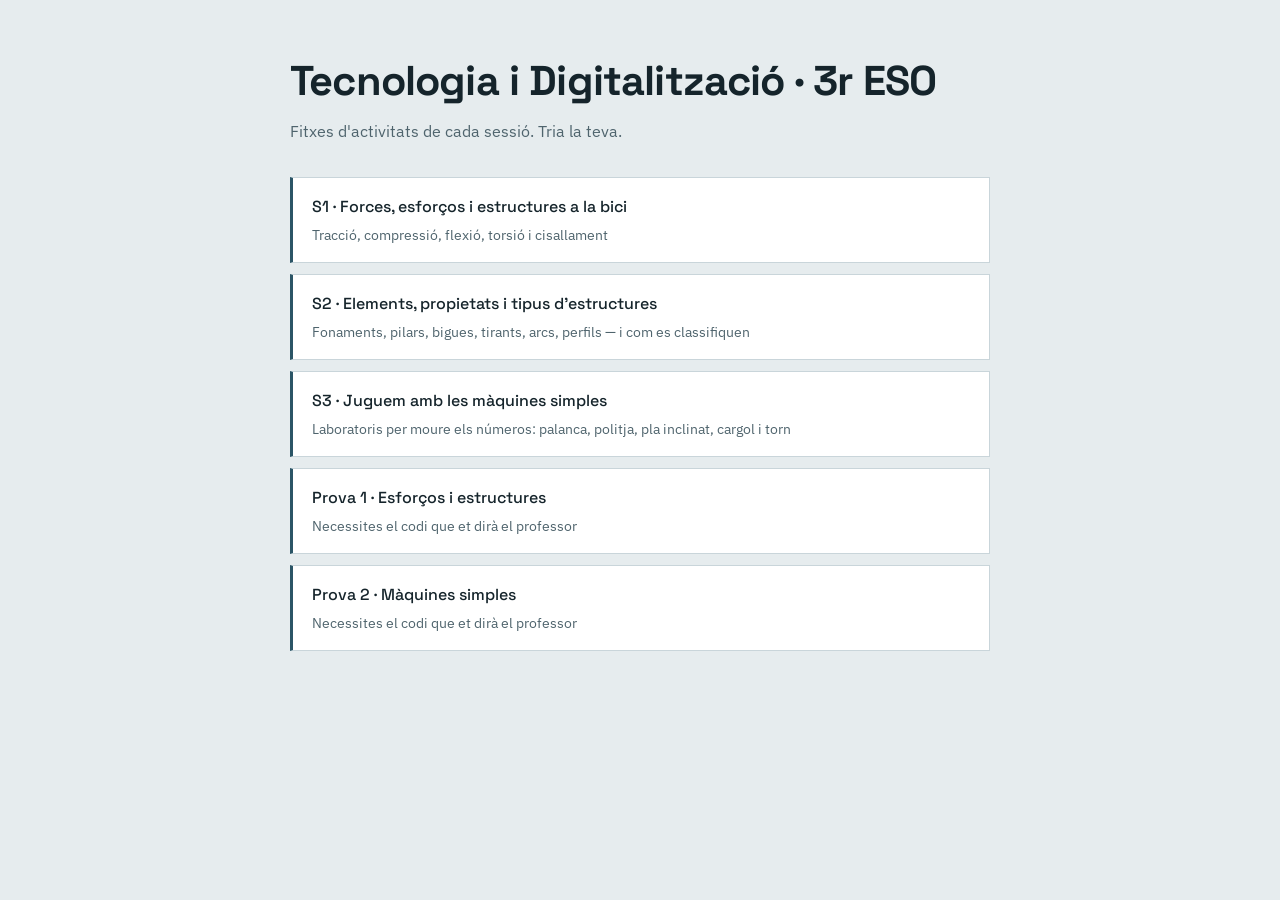
<file: index.html>
<!DOCTYPE html>
<html lang="ca">
<head>
<meta charset="utf-8">
<meta name="viewport" content="width=device-width, initial-scale=1">
<title>Tecnologia i Digitalització 3r ESO — Activitats</title>
<link rel="preconnect" href="https://fonts.googleapis.com">
<link rel="preconnect" href="https://fonts.gstatic.com" crossorigin>
<link href="https://fonts.googleapis.com/css2?family=Space+Grotesk:wght@500;700&family=IBM+Plex+Sans:ital,wght@0,400;0,600;1,400&display=swap" rel="stylesheet">
<style>
  body{
    margin:0;background:#e6ecee;color:#15242b;
    font-family:"IBM Plex Sans","Segoe UI",system-ui,sans-serif;
    line-height:1.6;
  }
  main{max-width:700px;margin:0 auto;padding:3rem 1.25rem 4rem}
  h1{
    font-family:"Space Grotesk","Trebuchet MS",sans-serif;font-weight:700;
    font-size:clamp(1.8rem,5vw,2.6rem);margin:0 0 .3rem;letter-spacing:-.02em;
  }
  p.sub{color:#4f646d;margin:0 0 2rem;max-width:55ch}
  ul{list-style:none;padding:0;margin:0;display:grid;gap:.7rem}
  li a{
    display:block;background:#fff;border:1px solid #c9d5da;border-left:3px solid #2b5566;
    padding:1rem 1.2rem;color:#15242b;text-decoration:none;
    font-family:"Space Grotesk",sans-serif;font-weight:500;
  }
  li a:hover{background:#f4f7f8}
  li span{display:block;font-family:"IBM Plex Sans",sans-serif;font-weight:400;
    color:#4f646d;font-size:.9rem;margin-top:.2rem}
</style>
</head>
<body>
<main>
  <h1>Tecnologia i Digitalització · 3r ESO</h1>
  <p class="sub">Fitxes d'activitats de cada sessió. Tria la teva.</p>
  <ul>
    <li>
      <a href="s1-forces-esforcos/">S1 · Forces, esforços i estructures a la bici
        <span>Tracció, compressió, flexió, torsió i cisallament</span>
      </a>
    </li>
    <li>
      <a href="s2-estructures/">S2 · Elements, propietats i tipus d'estructures
        <span>Fonaments, pilars, bigues, tirants, arcs, perfils — i com es classifiquen</span>
      </a>
    </li>
    <li>
      <a href="s3-maquines-simples/">S3 · Juguem amb les màquines simples
        <span>Laboratoris per moure els números: palanca, politja, pla inclinat, cargol i torn</span>
      </a>
    </li>
    <li>
      <a href="prova-1/">Prova 1 · Esforços i estructures
        <span>Necessites el codi que et dirà el professor</span>
      </a>
    </li>
    <li>
      <a href="prova-2/">Prova 2 · Màquines simples
        <span>Necessites el codi que et dirà el professor</span>
      </a>
    </li>
  </ul>
</main>
</body>
</html>
</file>
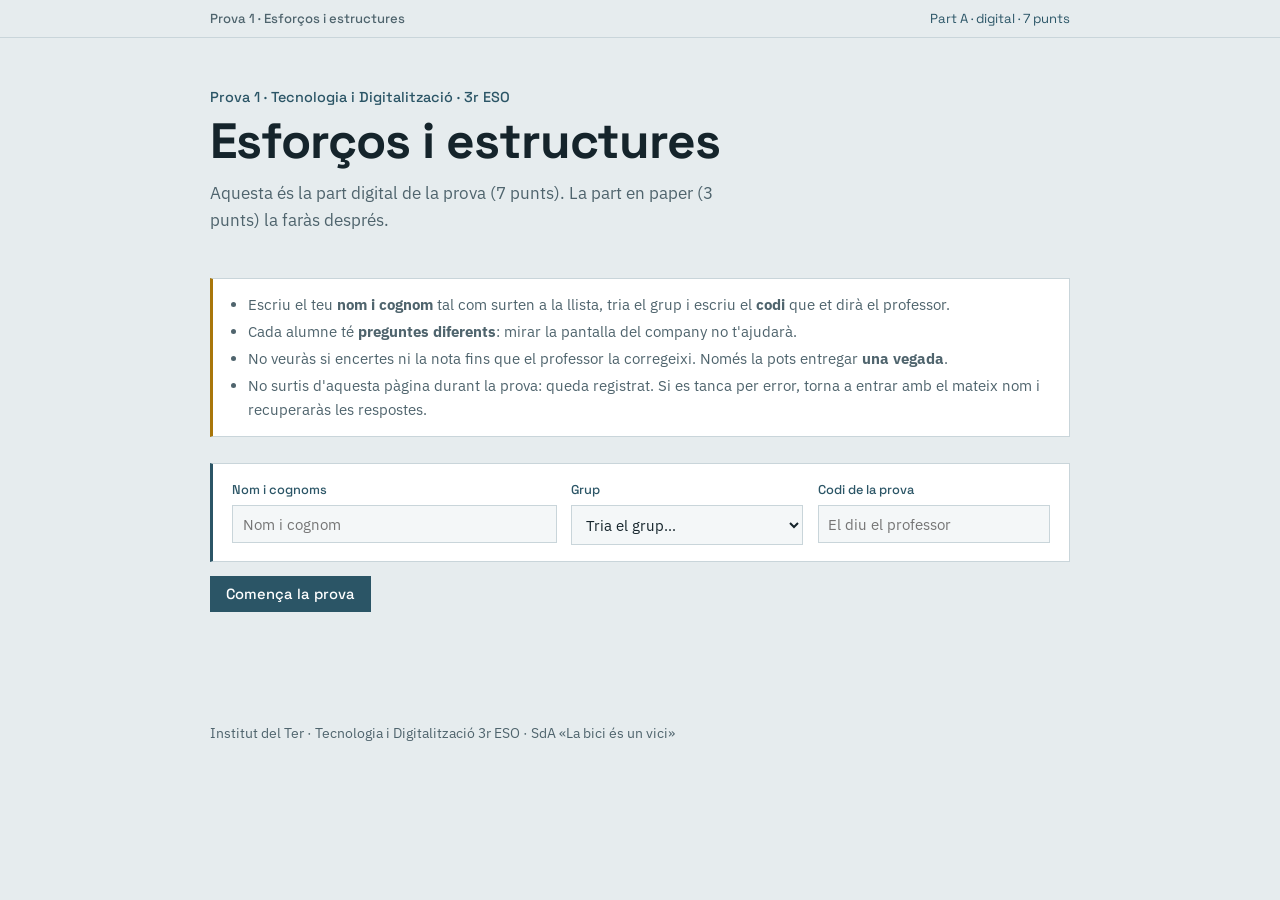
<file: prova-1/index.html>
<!doctype html>
<html lang="ca">
  <head>
    <meta charset="utf-8" />
    <meta name="viewport" content="width=device-width, initial-scale=1" />
    <meta name="robots" content="noindex" />
    <title>Prova 1 · Esforços i estructures</title>
    <link rel="preconnect" href="https://fonts.googleapis.com" />
    <link rel="preconnect" href="https://fonts.gstatic.com" crossorigin />
    <link
      href="https://fonts.googleapis.com/css2?family=Space+Grotesk:wght@500;700&family=IBM+Plex+Sans:ital,wght@0,400;0,600;1,400&display=swap"
      rel="stylesheet"
    />
    <link rel="stylesheet" href="../assets/estil.css" />
    <link rel="stylesheet" href="../assets/estil-prova.css" />
  </head>
  <body>
    <div class="barra">
      <div class="barra-int">
        <span class="xip">Prova 1 · Esforços i estructures</span>
        <span class="marcador">Part A · digital · 7 punts</span>
      </div>
    </div>

    <header class="portada">
      <p class="sessio">Prova 1 · Tecnologia i Digitalització · 3r ESO</p>
      <h1>Esforços i estructures</h1>
      <p class="entradeta">
        Aquesta és la part digital de la prova (7 punts). La part en paper (3 punts) la faràs després.
      </p>
    </header>

    <section class="avis-prova" aria-label="Instruccions">
      <ul>
        <li>Escriu el teu <b>nom i cognom</b> tal com surten a la llista, tria el grup i escriu el <b>codi</b> que et dirà el professor.</li>
        <li>Cada alumne té <b>preguntes diferents</b>: mirar la pantalla del company no t'ajudarà.</li>
        <li>No veuràs si encertes ni la nota fins que el professor la corregeixi. Només la pots entregar <b>una vegada</b>.</li>
        <li>No surtis d'aquesta pàgina durant la prova: queda registrat. Si es tanca per error, torna a entrar amb el mateix nom i recuperaràs les respostes.</li>
      </ul>
    </section>

    <section class="identificacio" id="bloc-identificacio">
      <div class="id-caixa tres">
        <div class="id-camp">
          <label for="camp-nom">Nom i cognoms</label>
          <input type="text" id="camp-nom" autocomplete="off" placeholder="Nom i cognom" />
        </div>
        <div class="id-camp">
          <label for="camp-grup">Grup</label>
          <select id="camp-grup">
            <option value="">Tria el grup…</option>
            <option value="3r ESO A">3r ESO A</option>
            <option value="3r ESO B">3r ESO B</option>
            <option value="3r ESO C">3r ESO C</option>
          </select>
        </div>
        <div class="id-camp">
          <label for="camp-codi">Codi de la prova</label>
          <input type="text" id="camp-codi" autocomplete="off" autocapitalize="characters" placeholder="El diu el professor" />
        </div>
      </div>
    </section>
    <div class="id-inici" id="bloc-inici">
      <button type="button" id="btn-inici">Comença la prova</button>
      <p class="estat-entrega" id="estat-inici" aria-live="polite"></p>
    </div>
    <p class="resum-alumne" id="resum-alumne" hidden></p>

    <main id="zona-prova" aria-live="polite"></main>

    <section class="entrega" id="entrega" hidden>
      <div class="entrega-caixa">
        <h2>Entrega la prova</h2>
        <p>Abans d'entregar, repassa que hagis respost totes les preguntes. Després ja no ho podràs canviar.</p>
        <button type="button" id="btn-entrega">Entrega la prova</button>
        <p class="estat-entrega" id="estat-entrega" aria-live="polite"></p>
      </div>
    </section>

    <footer>Institut del Ter · Tecnologia i Digitalització 3r ESO · SdA «La bici és un vici»</footer>

    <script src="contingut.js"></script>
    <script src="../assets/motor-prova.js"></script>
    <script>
      // ⚠️ La mateixa URL de l'Apps Script que fas servir a S1 i S2 (mateix full de càlcul).
      const SCRIPT_URL =
        "https://script.google.com/macros/s/AKfycbxXcgmuqEghVayqajZL-sYY8dNcPXuKbjXQNXoA90HjE0QE2t3mq_EcvKa7Gk40RCBxBA/exec";

      ProvaEngine.init({
        scriptUrl: SCRIPT_URL,
        xifrat: PROVA_XIFRADA,
        clauLocal: "prova1",
        pasAPas: false,
        escolta: false,
      });
    </script>
  </body>
</html>
</file>
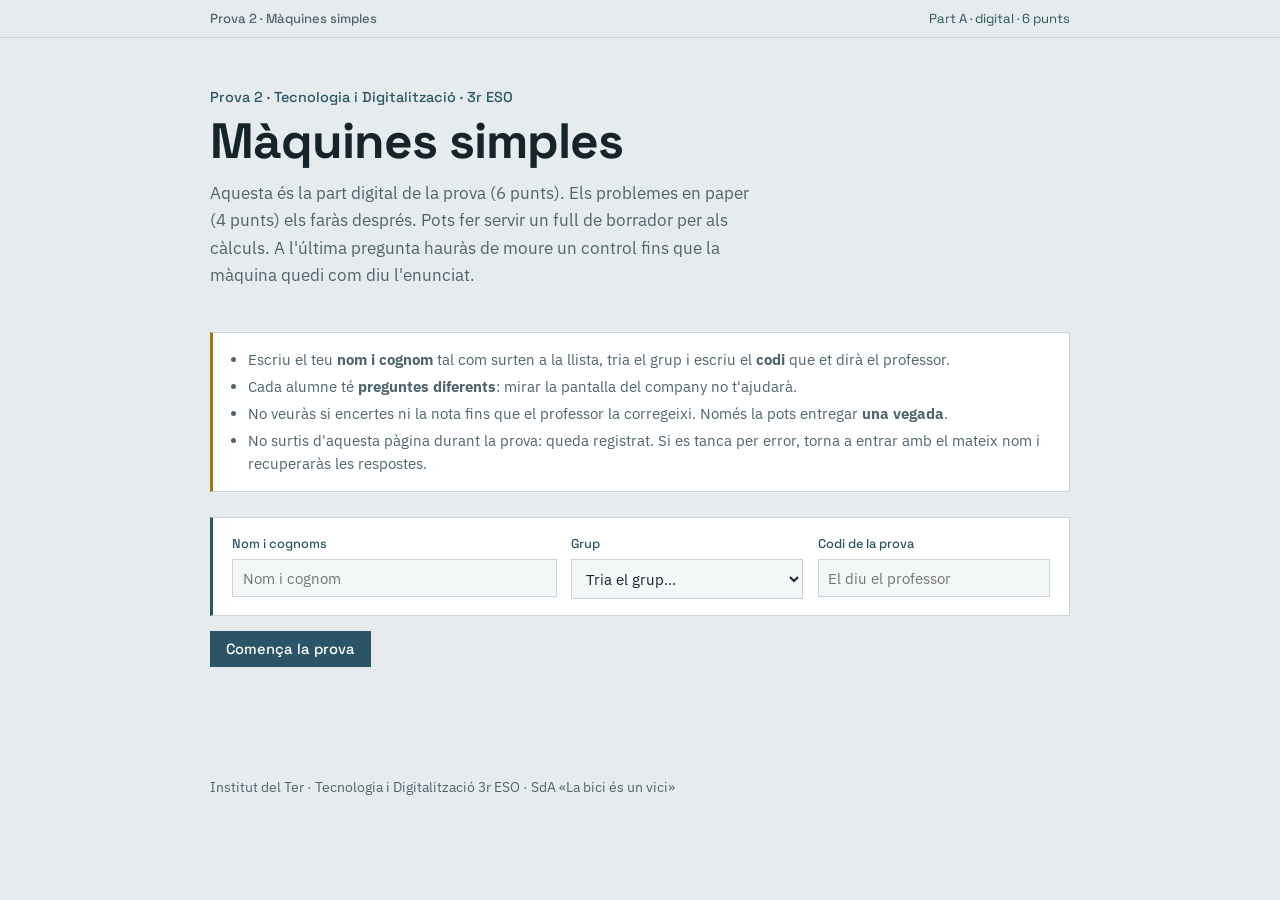
<file: prova-2/index.html>
<!doctype html>
<html lang="ca">
  <head>
    <meta charset="utf-8" />
    <meta name="viewport" content="width=device-width, initial-scale=1" />
    <meta name="robots" content="noindex" />
    <title>Prova 2 · Màquines simples</title>
    <link rel="preconnect" href="https://fonts.googleapis.com" />
    <link rel="preconnect" href="https://fonts.gstatic.com" crossorigin />
    <link
      href="https://fonts.googleapis.com/css2?family=Space+Grotesk:wght@500;700&family=IBM+Plex+Sans:ital,wght@0,400;0,600;1,400&display=swap"
      rel="stylesheet"
    />
    <link rel="stylesheet" href="../assets/estil.css" />
    <link rel="stylesheet" href="../assets/estil-prova.css" />
  </head>
  <body>
    <div class="barra">
      <div class="barra-int">
        <span class="xip">Prova 2 · Màquines simples</span>
        <span class="marcador">Part A · digital · 6 punts</span>
      </div>
    </div>

    <header class="portada">
      <p class="sessio">Prova 2 · Tecnologia i Digitalització · 3r ESO</p>
      <h1>Màquines simples</h1>
      <p class="entradeta">
        Aquesta és la part digital de la prova (6 punts). Els problemes en paper (4 punts) els faràs després. Pots fer servir un full de borrador per als càlculs. A l'última pregunta hauràs de moure un control fins que la màquina quedi com diu l'enunciat.
      </p>
    </header>

    <section class="avis-prova" aria-label="Instruccions">
      <ul>
        <li>Escriu el teu <b>nom i cognom</b> tal com surten a la llista, tria el grup i escriu el <b>codi</b> que et dirà el professor.</li>
        <li>Cada alumne té <b>preguntes diferents</b>: mirar la pantalla del company no t'ajudarà.</li>
        <li>No veuràs si encertes ni la nota fins que el professor la corregeixi. Només la pots entregar <b>una vegada</b>.</li>
        <li>No surtis d'aquesta pàgina durant la prova: queda registrat. Si es tanca per error, torna a entrar amb el mateix nom i recuperaràs les respostes.</li>
      </ul>
    </section>

    <section class="identificacio" id="bloc-identificacio">
      <div class="id-caixa tres">
        <div class="id-camp">
          <label for="camp-nom">Nom i cognoms</label>
          <input type="text" id="camp-nom" autocomplete="off" placeholder="Nom i cognom" />
        </div>
        <div class="id-camp">
          <label for="camp-grup">Grup</label>
          <select id="camp-grup">
            <option value="">Tria el grup…</option>
            <option value="3r ESO A">3r ESO A</option>
            <option value="3r ESO B">3r ESO B</option>
            <option value="3r ESO C">3r ESO C</option>
          </select>
        </div>
        <div class="id-camp">
          <label for="camp-codi">Codi de la prova</label>
          <input type="text" id="camp-codi" autocomplete="off" autocapitalize="characters" placeholder="El diu el professor" />
        </div>
      </div>
    </section>
    <div class="id-inici" id="bloc-inici">
      <button type="button" id="btn-inici">Comença la prova</button>
      <p class="estat-entrega" id="estat-inici" aria-live="polite"></p>
    </div>
    <p class="resum-alumne" id="resum-alumne" hidden></p>

    <main id="zona-prova" aria-live="polite"></main>

    <section class="entrega" id="entrega" hidden>
      <div class="entrega-caixa">
        <h2>Entrega la prova</h2>
        <p>Abans d'entregar, repassa que hagis respost totes les preguntes. Després ja no ho podràs canviar.</p>
        <button type="button" id="btn-entrega">Entrega la prova</button>
        <p class="estat-entrega" id="estat-entrega" aria-live="polite"></p>
      </div>
    </section>

    <footer>Institut del Ter · Tecnologia i Digitalització 3r ESO · SdA «La bici és un vici»</footer>

    <script src="contingut.js"></script>
    <script src="../assets/simuladors-prova.js"></script>
    <script src="../assets/motor-prova.js"></script>
    <script>
      // ⚠️ La mateixa URL de l'Apps Script que fas servir a S1 i S2 (mateix full de càlcul).
      const SCRIPT_URL =
        "https://script.google.com/macros/s/AKfycbxXcgmuqEghVayqajZL-sYY8dNcPXuKbjXQNXoA90HjE0QE2t3mq_EcvKa7Gk40RCBxBA/exec";

      ProvaEngine.init({
        scriptUrl: SCRIPT_URL,
        xifrat: PROVA_XIFRADA,
        clauLocal: "prova2",
        pasAPas: false,
        escolta: false,
      });
    </script>
  </body>
</html>
</file>
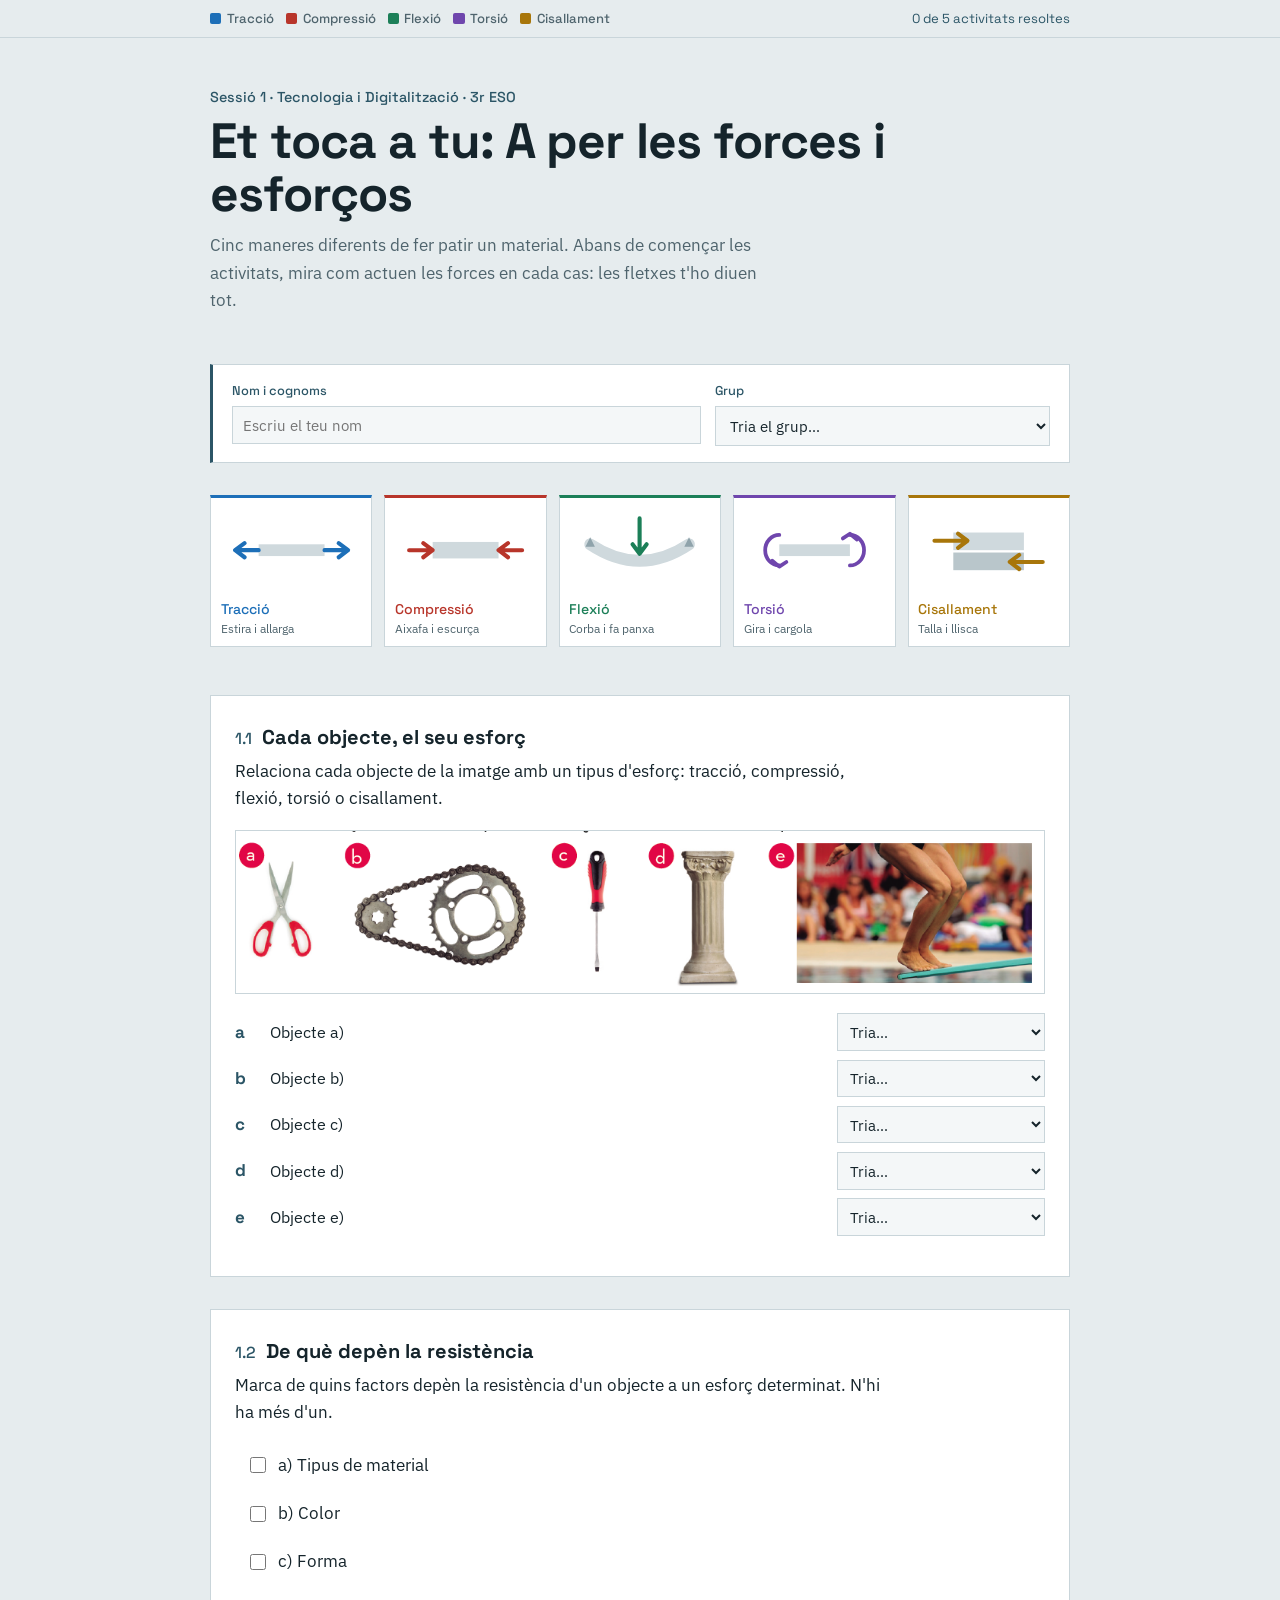
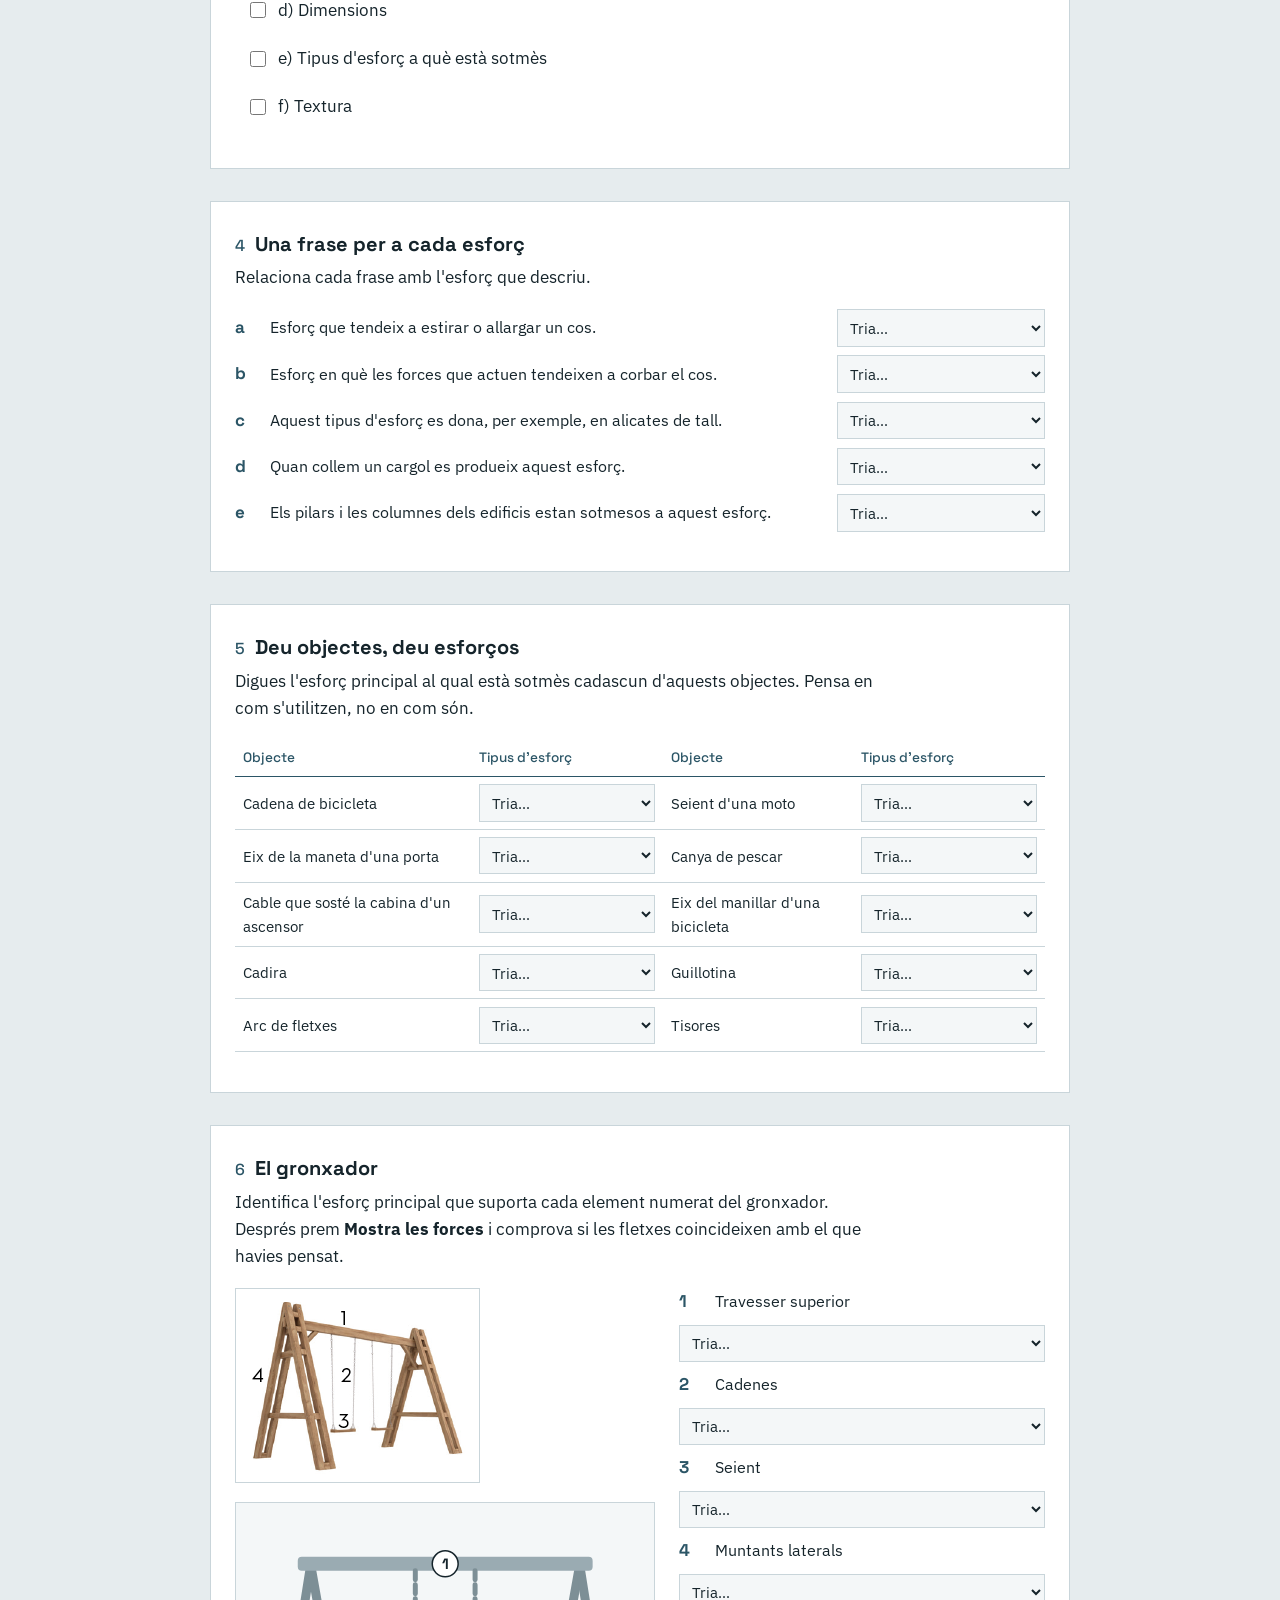
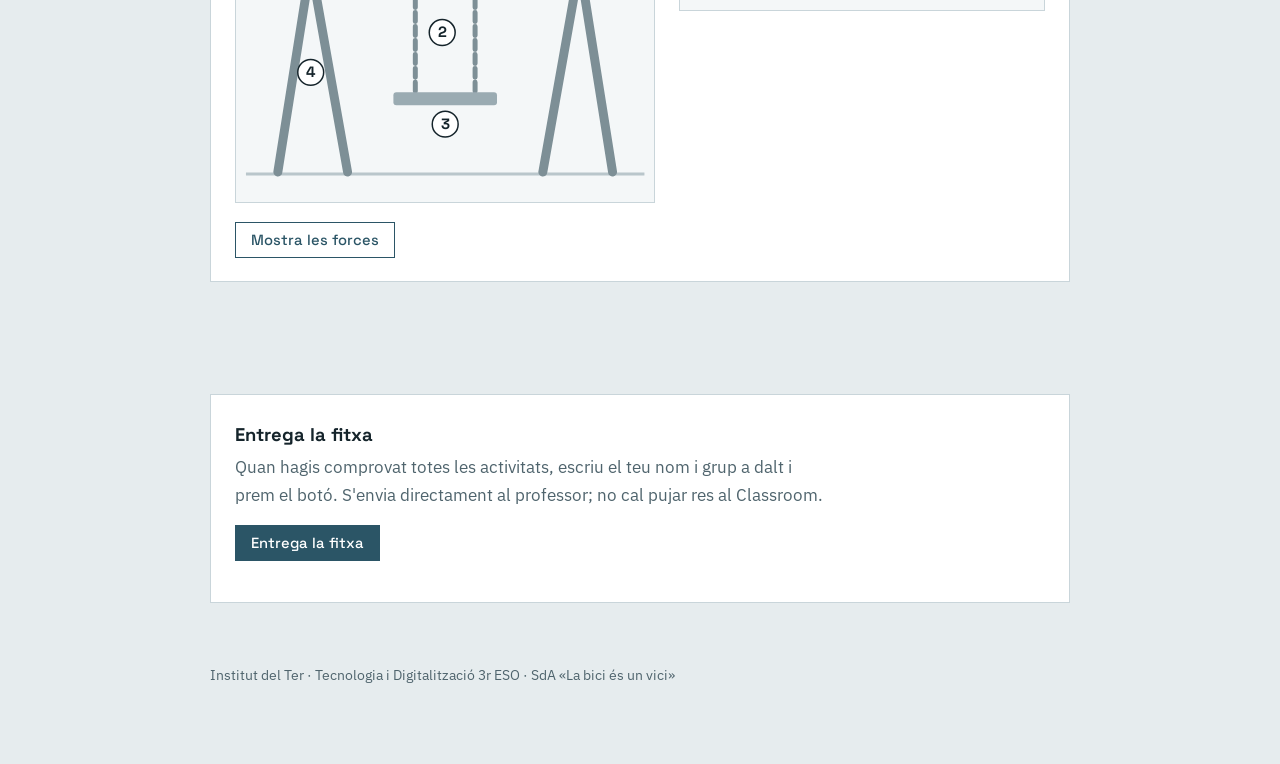
<file: s1-forces-esforcos/index.html>
<!doctype html>
<html lang="ca">
  <head>
    <meta charset="utf-8" />
    <meta name="viewport" content="width=device-width, initial-scale=1" />
    <title>S1 · Forces, esforços — Activitats</title>
    <link rel="preconnect" href="https://fonts.googleapis.com" />
    <link rel="preconnect" href="https://fonts.gstatic.com" crossorigin />
    <link
      href="https://fonts.googleapis.com/css2?family=Space+Grotesk:wght@500;700&family=IBM+Plex+Sans:ital,wght@0,400;0,600;1,400&display=swap"
      rel="stylesheet"
    />
    <link rel="stylesheet" href="../assets/estil.css" />
  </head>
  <body>
    <div class="barra">
      <div class="barra-int">
        <span class="xip"
          ><i style="background: var(--traccio)"></i>Tracció</span
        >
        <span class="xip"
          ><i style="background: var(--compressio)"></i>Compressió</span
        >
        <span class="xip"><i style="background: var(--flexio)"></i>Flexió</span>
        <span class="xip"><i style="background: var(--torsio)"></i>Torsió</span>
        <span class="xip"
          ><i style="background: var(--cisallament)"></i>Cisallament</span
        >
        <span class="marcador" id="marcador" aria-live="polite"
          >0 de 5 activitats resoltes</span
        >
      </div>
    </div>

    <header class="portada">
      <p class="sessio">Sessió 1 · Tecnologia i Digitalització · 3r ESO</p>
      <h1>Et toca a tu: A per les forces i esforços</h1>
      <p class="entradeta">
        Cinc maneres diferents de fer patir un material. Abans de començar les
        activitats, mira com actuen les forces en cada cas: les fletxes t'ho
        diuen tot.
      </p>
    </header>

    <section class="identificacio">
      <div class="id-caixa">
        <div class="id-camp">
          <label for="camp-nom">Nom i cognoms</label>
          <input
            type="text"
            id="camp-nom"
            autocomplete="name"
            placeholder="Escriu el teu nom"
          />
        </div>
        <div class="id-camp">
          <label for="camp-grup">Grup</label>
          <select id="camp-grup">
            <option value="">Tria el grup…</option>
            <option value="3r ESO A">3r ESO A</option>
            <option value="3r ESO B">3r ESO B</option>
            <option value="3r ESO C">3r ESO C</option>
          </select>
        </div>
      </div>
    </section>

    <section class="mostrari" aria-label="Els cinc tipus d'esforç">
      <div class="esforc" style="--c: var(--traccio)">
        <svg
          viewBox="0 0 120 70"
          role="img"
          aria-label="Dues forces estiren una barra cap enfora"
        >
          <rect x="32" y="30" width="56" height="10" fill="#cfd9dd" />
          <path
            d="M32 35 H14 M20 29 L12 35 L20 41"
            fill="none"
            stroke="#1d6fb8"
            stroke-width="3.5"
            stroke-linecap="round"
            stroke-linejoin="round"
          />
          <path
            d="M88 35 H106 M100 29 L108 35 L100 41"
            fill="none"
            stroke="#1d6fb8"
            stroke-width="3.5"
            stroke-linecap="round"
            stroke-linejoin="round"
          />
        </svg>
        <b>Tracció</b><span>Estira i allarga</span>
      </div>

      <div class="esforc" style="--c: var(--compressio)">
        <svg
          viewBox="0 0 120 70"
          role="img"
          aria-label="Dues forces pressionen una barra cap endins"
        >
          <rect x="32" y="28" width="56" height="14" fill="#cfd9dd" />
          <path
            d="M12 35 H30 M24 29 L32 35 L24 41"
            fill="none"
            stroke="#b8352a"
            stroke-width="3.5"
            stroke-linecap="round"
            stroke-linejoin="round"
          />
          <path
            d="M108 35 H90 M96 29 L88 35 L96 41"
            fill="none"
            stroke="#b8352a"
            stroke-width="3.5"
            stroke-linecap="round"
            stroke-linejoin="round"
          />
        </svg>
        <b>Compressió</b><span>Aixafa i escurça</span>
      </div>

      <div class="esforc" style="--c: var(--flexio)">
        <svg
          viewBox="0 0 120 70"
          role="img"
          aria-label="Una barra recolzada als extrems es corba amb una força al mig"
        >
          <path
            d="M18 30 Q60 58 102 30"
            fill="none"
            stroke="#cfd9dd"
            stroke-width="10"
            stroke-linecap="round"
          />
          <path
            d="M14 32 L18 24 L22 32 Z M98 32 L102 24 L106 32 Z"
            fill="#8fa3ab"
          />
          <path
            d="M60 8 V36 M54 30 L60 38 L66 30"
            fill="none"
            stroke="#1c7f58"
            stroke-width="3.5"
            stroke-linecap="round"
            stroke-linejoin="round"
          />
        </svg>
        <b>Flexió</b><span>Corba i fa panxa</span>
      </div>

      <div class="esforc" style="--c: var(--torsio)">
        <svg
          viewBox="0 0 120 70"
          role="img"
          aria-label="Una barra es gira pels dos extrems en sentits contraris"
        >
          <rect x="30" y="30" width="60" height="10" fill="#cfd9dd" />
          <path
            d="M30 22 A12 13 0 1 0 30 48"
            fill="none"
            stroke="#6f46ad"
            stroke-width="3.2"
            stroke-linecap="round"
          />
          <path
            d="M24 44 L30 49 L36 45"
            fill="none"
            stroke="#6f46ad"
            stroke-width="3.2"
            stroke-linecap="round"
            stroke-linejoin="round"
          />
          <path
            d="M90 48 A12 13 0 1 0 90 22"
            fill="none"
            stroke="#6f46ad"
            stroke-width="3.2"
            stroke-linecap="round"
          />
          <path
            d="M96 26 L90 21 L84 25"
            fill="none"
            stroke="#6f46ad"
            stroke-width="3.2"
            stroke-linecap="round"
            stroke-linejoin="round"
          />
        </svg>
        <b>Torsió</b><span>Gira i cargola</span>
      </div>

      <div class="esforc" style="--c: var(--cisallament)">
        <svg
          viewBox="0 0 120 70"
          role="img"
          aria-label="Dues forces oposades i molt properes tallen una peça"
        >
          <rect x="30" y="20" width="60" height="15" fill="#cfd9dd" />
          <rect x="30" y="37" width="60" height="15" fill="#b9c6cb" />
          <path
            d="M14 27 H40 M34 21 L42 27 L34 33"
            fill="none"
            stroke="#a8760a"
            stroke-width="3.5"
            stroke-linecap="round"
            stroke-linejoin="round"
          />
          <path
            d="M106 45 H80 M86 39 L78 45 L86 51"
            fill="none"
            stroke="#a8760a"
            stroke-width="3.5"
            stroke-linecap="round"
            stroke-linejoin="round"
          />
        </svg>
        <b>Cisallament</b><span>Talla i llisca</span>
      </div>
    </section>

    <main>
      <!-- ============ 1.1 ============ -->
      <section class="activitat" data-activitat="a11">
        <h2><em>1.1</em> Cada objecte, el seu esforç</h2>
        <p class="consigna">
          Relaciona cada objecte de la imatge amb un tipus d'esforç: tracció,
          compressió, flexió, torsió o cisallament.
        </p>

        <figure class="figura">
          <img
            src="imatges/activitat-1-1.png"
            alt="Cinc objectes sotmesos a esforços diferents, etiquetats de la a) a la e)"
            onerror="
              this.insertAdjacentHTML(
                'afterend',
                '&lt;div class=\'falta-imatge\'&gt;Falta la imatge de l\'activitat. Desa-la com a &lt;code&gt;imatges/activitat-1-1.png&lt;/code&gt; al costat d\'aquest fitxer, o canvia el &lt;code&gt;src&lt;/code&gt; d\'aquesta etiqueta &lt;code&gt;&amp;lt;img&amp;gt;&lt;/code&gt; per l\'adreça on la tinguis penjada.&lt;/div&gt;',
              );
              this.remove();
            "
          />
        </figure>

        <ul class="respostes">
          <li>
            <span class="lletra">a</span
            ><span class="enunciat">Objecte a)</span>
            <select
              data-c="Q2lzYWxsYW1lbnQ="
              aria-label="Esforç de l'objecte a"
            ></select>
          </li>
          <li>
            <span class="lletra">b</span
            ><span class="enunciat">Objecte b)</span>
            <select
              data-c="VHJhY2Npw7M="
              aria-label="Esforç de l'objecte b"
            ></select>
          </li>
          <li>
            <span class="lletra">c</span
            ><span class="enunciat">Objecte c)</span>
            <select
              data-c="VG9yc2nDsw=="
              aria-label="Esforç de l'objecte c"
            ></select>
          </li>
          <li>
            <span class="lletra">d</span
            ><span class="enunciat">Objecte d)</span>
            <select
              data-c="Q29tcHJlc3Npw7M="
              aria-label="Esforç de l'objecte d"
            ></select>
          </li>
          <li>
            <span class="lletra">e</span
            ><span class="enunciat">Objecte e)</span>
            <select
              data-c="RmxleGnDsw=="
              aria-label="Esforç de l'objecte e"
            ></select>
          </li>
        </ul>

        <div class="accions">
          <button type="button" data-accio="comprova">Comprova</button>
          <button type="button" class="secundari" data-accio="solucio">
            Mostra la solució
          </button>
          <button type="button" class="secundari" data-accio="neteja">
            Torna-ho a provar
          </button>
          <span class="veredicte" aria-live="polite"></span>
        </div>
      </section>

      <!-- ============ 1.2 ============ -->
      <section class="activitat" data-activitat="a12">
        <h2><em>1.2</em> De què depèn la resistència</h2>
        <p class="consigna">
          Marca de quins factors depèn la resistència d'un objecte a un esforç
          determinat. N'hi ha més d'un.
        </p>

        <ul class="caselles">
          <li>
            <label
              ><input type="checkbox" data-c="dHJ1ZQ==" /><span
                >a) Tipus de material</span
              ></label
            >
          </li>
          <li>
            <label
              ><input type="checkbox" data-c="ZmFsc2U=" /><span
                >b) Color</span
              ></label
            >
          </li>
          <li>
            <label
              ><input type="checkbox" data-c="dHJ1ZQ==" /><span
                >c) Forma</span
              ></label
            >
          </li>
          <li>
            <label
              ><input type="checkbox" data-c="dHJ1ZQ==" /><span
                >d) Dimensions</span
              ></label
            >
          </li>
          <li>
            <label
              ><input type="checkbox" data-c="dHJ1ZQ==" /><span
                >e) Tipus d'esforç a què està sotmès</span
              ></label
            >
          </li>
          <li>
            <label
              ><input type="checkbox" data-c="ZmFsc2U=" /><span
                >f) Textura</span
              ></label
            >
          </li>
        </ul>

        <div class="accions">
          <button type="button" data-accio="comprova">Comprova</button>
          <button type="button" class="secundari" data-accio="solucio">
            Mostra la solució
          </button>
          <button type="button" class="secundari" data-accio="neteja">
            Torna-ho a provar
          </button>
          <span class="veredicte" aria-live="polite"></span>
        </div>

        <div
          class="solucio"
          hidden
          data-sol="[base64]"
        ></div>
      </section>

      <!-- ============ 4 ============ -->
      <section class="activitat" data-activitat="a4">
        <h2><em>4</em> Una frase per a cada esforç</h2>
        <p class="consigna">Relaciona cada frase amb l'esforç que descriu.</p>

        <ul class="respostes">
          <li>
            <span class="lletra">a</span
            ><span class="enunciat"
              >Esforç que tendeix a estirar o allargar un cos.</span
            >
            <select
              data-c="VHJhY2Npw7M="
              aria-label="Esforç de la frase a"
            ></select>
          </li>
          <li>
            <span class="lletra">b</span
            ><span class="enunciat"
              >Esforç en què les forces que actuen tendeixen a corbar el
              cos.</span
            >
            <select
              data-c="RmxleGnDsw=="
              aria-label="Esforç de la frase b"
            ></select>
          </li>
          <li>
            <span class="lletra">c</span
            ><span class="enunciat"
              >Aquest tipus d'esforç es dona, per exemple, en alicates de
              tall.</span
            >
            <select
              data-c="Q2lzYWxsYW1lbnQ="
              aria-label="Esforç de la frase c"
            ></select>
          </li>
          <li>
            <span class="lletra">d</span
            ><span class="enunciat"
              >Quan collem un cargol es produeix aquest esforç.</span
            >
            <select
              data-c="VG9yc2nDsw=="
              aria-label="Esforç de la frase d"
            ></select>
          </li>
          <li>
            <span class="lletra">e</span
            ><span class="enunciat"
              >Els pilars i les columnes dels edificis estan sotmesos a aquest
              esforç.</span
            >
            <select
              data-c="Q29tcHJlc3Npw7M="
              aria-label="Esforç de la frase e"
            ></select>
          </li>
        </ul>

        <div class="accions">
          <button type="button" data-accio="comprova">Comprova</button>
          <button type="button" class="secundari" data-accio="solucio">
            Mostra la solució
          </button>
          <button type="button" class="secundari" data-accio="neteja">
            Torna-ho a provar
          </button>
          <span class="veredicte" aria-live="polite"></span>
        </div>
      </section>

      <!-- ============ 5 ============ -->
      <section class="activitat" data-activitat="a5">
        <h2><em>5</em> Deu objectes, deu esforços</h2>
        <p class="consigna">
          Digues l'esforç principal al qual està sotmès cadascun d'aquests
          objectes. Pensa en com s'utilitzen, no en com són.
        </p>

        <div class="taula-embolcall">
          <table>
            <thead>
              <tr>
                <th scope="col">Objecte</th>
                <th scope="col">Tipus d'esforç</th>
                <th scope="col">Objecte</th>
                <th scope="col">Tipus d'esforç</th>
              </tr>
            </thead>
            <tbody>
              <tr>
                <td class="objecte">Cadena de bicicleta</td>
                <td class="tria">
                  <select
                    data-c="VHJhY2Npw7M="
                    aria-label="Esforç de la cadena de bicicleta"
                  ></select>
                </td>
                <td class="objecte">Seient d'una moto</td>
                <td class="tria">
                  <select
                    data-c="Q29tcHJlc3Npw7M="
                    aria-label="Esforç del seient d'una moto"
                  ></select>
                </td>
              </tr>
              <tr>
                <td class="objecte">Eix de la maneta d'una porta</td>
                <td class="tria">
                  <select
                    data-c="VG9yc2nDsw=="
                    aria-label="Esforç de l'eix de la maneta"
                  ></select>
                </td>
                <td class="objecte">Canya de pescar</td>
                <td class="tria">
                  <select
                    data-c="RmxleGnDsw=="
                    aria-label="Esforç de la canya de pescar"
                  ></select>
                </td>
              </tr>
              <tr>
                <td class="objecte">Cable que sosté la cabina d'un ascensor</td>
                <td class="tria">
                  <select
                    data-c="VHJhY2Npw7M="
                    aria-label="Esforç del cable de l'ascensor"
                  ></select>
                </td>
                <td class="objecte">Eix del manillar d'una bicicleta</td>
                <td class="tria">
                  <select
                    data-c="VG9yc2nDsw=="
                    aria-label="Esforç de l'eix del manillar"
                  ></select>
                </td>
              </tr>
              <tr>
                <td class="objecte">Cadira</td>
                <td class="tria">
                  <select
                    data-c="Q29tcHJlc3Npw7M="
                    aria-label="Esforç de la cadira"
                  ></select>
                </td>
                <td class="objecte">Guillotina</td>
                <td class="tria">
                  <select
                    data-c="Q2lzYWxsYW1lbnQ="
                    aria-label="Esforç de la guillotina"
                  ></select>
                </td>
              </tr>
              <tr>
                <td class="objecte">Arc de fletxes</td>
                <td class="tria">
                  <select
                    data-c="RmxleGnDsw=="
                    aria-label="Esforç de l'arc de fletxes"
                  ></select>
                </td>
                <td class="objecte">Tisores</td>
                <td class="tria">
                  <select
                    data-c="Q2lzYWxsYW1lbnQ="
                    aria-label="Esforç de les tisores"
                  ></select>
                </td>
              </tr>
            </tbody>
          </table>
        </div>

        <div class="accions">
          <button type="button" data-accio="comprova">Comprova</button>
          <button type="button" class="secundari" data-accio="solucio">
            Mostra la solució
          </button>
          <button type="button" class="secundari" data-accio="neteja">
            Torna-ho a provar
          </button>
          <span class="veredicte" aria-live="polite"></span>
        </div>
      </section>

      <!-- ============ 6 ============ -->
      <section class="activitat" data-activitat="a6">
        <h2><em>6</em> El gronxador</h2>
        <p class="consigna">
          Identifica l'esforç principal que suporta cada element numerat del
          gronxador. Després prem <strong>Mostra les forces</strong> i comprova
          si les fletxes coincideixen amb el que havies pensat.
        </p>

        <div class="gronxador">
          <div>
            <figure class="figura">
              <img
                src="imatges/gronxador.png"
                alt="Fotografia d'un gronxador de fusta real"
                onerror="
                  this.insertAdjacentHTML(
                    'afterend',
                    '&lt;div class=\'falta-imatge\'&gt;Falta la imatge del gronxador. Desa-la com a &lt;code&gt;imatges/gronxador.png&lt;/code&gt; al costat d\'aquest fitxer, o canvia el &lt;code&gt;src&lt;/code&gt; d\'aquesta etiqueta &lt;code&gt;&amp;lt;img&amp;gt;&lt;/code&gt; per l\'adreça on la tinguis penjada.&lt;/div&gt;',
                  );
                  this.remove();
                "
              />
            </figure>
            <svg
              viewBox="0 0 420 300"
              role="img"
              aria-label="Gronxador amb quatre elements numerats: travesser superior, cadenes, seient i muntants"
            >
              <!-- terra -->
              <line
                x1="10"
                y1="272"
                x2="410"
                y2="272"
                stroke="#b9c6cb"
                stroke-width="3"
              />

              <!-- muntants -->
              <g stroke="#7d8f96" stroke-width="9" stroke-linecap="round">
                <line x1="75" y1="62" x2="42" y2="270" />
                <line x1="75" y1="62" x2="112" y2="270" />
                <line x1="345" y1="62" x2="308" y2="270" />
                <line x1="345" y1="62" x2="378" y2="270" />
              </g>

              <!-- travesser -->
              <rect
                x="62"
                y="54"
                width="296"
                height="14"
                rx="4"
                fill="#9aabb2"
              />

              <!-- cadenes -->
              <g
                stroke="#7d8f96"
                stroke-width="5"
                stroke-linecap="round"
                stroke-dasharray="9 5"
              >
                <line x1="180" y1="68" x2="180" y2="192" />
                <line x1="240" y1="68" x2="240" y2="192" />
              </g>

              <!-- seient -->
              <rect
                x="158"
                y="190"
                width="104"
                height="13"
                rx="3"
                fill="#9aabb2"
              />

              <!-- forces (ocultes per defecte) -->
              <g id="forces" style="display: none">
                <!-- 1 travesser: flexió -->
                <path
                  d="M120 78 Q210 100 300 78"
                  fill="none"
                  stroke="#1c7f58"
                  stroke-width="2.5"
                  stroke-dasharray="6 4"
                />
                <path
                  d="M180 30 V50 M174 44 L180 52 L186 44"
                  fill="none"
                  stroke="#1c7f58"
                  stroke-width="3.4"
                  stroke-linecap="round"
                  stroke-linejoin="round"
                />
                <path
                  d="M240 30 V50 M234 44 L240 52 L246 44"
                  fill="none"
                  stroke="#1c7f58"
                  stroke-width="3.4"
                  stroke-linecap="round"
                  stroke-linejoin="round"
                />
                <!-- 2 cadenes: tracció -->
                <path
                  d="M156 120 V88 M150 96 L156 86 L162 96"
                  fill="none"
                  stroke="#1d6fb8"
                  stroke-width="3.4"
                  stroke-linecap="round"
                  stroke-linejoin="round"
                />
                <path
                  d="M156 148 V178 M150 170 L156 180 L162 170"
                  fill="none"
                  stroke="#1d6fb8"
                  stroke-width="3.4"
                  stroke-linecap="round"
                  stroke-linejoin="round"
                />
                <path
                  d="M264 120 V88 M258 96 L264 86 L270 96"
                  fill="none"
                  stroke="#1d6fb8"
                  stroke-width="3.4"
                  stroke-linecap="round"
                  stroke-linejoin="round"
                />
                <path
                  d="M264 148 V178 M258 170 L264 180 L270 170"
                  fill="none"
                  stroke="#1d6fb8"
                  stroke-width="3.4"
                  stroke-linecap="round"
                  stroke-linejoin="round"
                />
                <!-- 3 seient: flexió -->
                <path
                  d="M210 160 V182 M204 176 L210 184 L216 176"
                  fill="none"
                  stroke="#1c7f58"
                  stroke-width="3.4"
                  stroke-linecap="round"
                  stroke-linejoin="round"
                />
                <path
                  d="M166 212 Q210 230 254 212"
                  fill="none"
                  stroke="#1c7f58"
                  stroke-width="2.5"
                  stroke-dasharray="6 4"
                />
                <!-- 4 muntants: compressió -->
                <path
                  d="M86 96 L94 140 M86 132 L95 144 L97 130"
                  fill="none"
                  stroke="#b8352a"
                  stroke-width="3.4"
                  stroke-linecap="round"
                  stroke-linejoin="round"
                />
                <path
                  d="M112 240 L104 200 M112 212 L103 196 L100 210"
                  fill="none"
                  stroke="#b8352a"
                  stroke-width="3.4"
                  stroke-linecap="round"
                  stroke-linejoin="round"
                />
              </g>

              <!-- números -->
              <g
                font-family="Space Grotesk, sans-serif"
                font-size="15"
                font-weight="700"
                fill="#15242b"
              >
                <circle
                  cx="210"
                  cy="61"
                  r="13"
                  fill="#ffffff"
                  stroke="#15242b"
                  stroke-width="1.5"
                />
                <text x="210" y="66" text-anchor="middle">1</text>
                <circle
                  cx="207"
                  cy="130"
                  r="13"
                  fill="#ffffff"
                  stroke="#15242b"
                  stroke-width="1.5"
                />
                <text x="207" y="135" text-anchor="middle">2</text>
                <circle
                  cx="210"
                  cy="222"
                  r="13"
                  fill="#ffffff"
                  stroke="#15242b"
                  stroke-width="1.5"
                />
                <text x="210" y="227" text-anchor="middle">3</text>
                <circle
                  cx="75"
                  cy="170"
                  r="13"
                  fill="#ffffff"
                  stroke="#15242b"
                  stroke-width="1.5"
                />
                <text x="75" y="175" text-anchor="middle">4</text>
              </g>
            </svg>
            <div class="accions" style="margin-top: 0.7rem">
              <button
                type="button"
                class="secundari"
                id="btn-forces"
                aria-pressed="false"
              >
                Mostra les forces
              </button>
            </div>
          </div>

          <div>
            <ul class="respostes" style="grid-template-columns: 1fr">
              <li style="grid-template-columns: 1.6rem 1fr">
                <span class="lletra">1</span
                ><span class="enunciat">Travesser superior</span>
                <select
                  data-c="RmxleGnDsw=="
                  aria-label="Esforç del travesser superior"
                  style="grid-column: 1/-1"
                ></select>
              </li>
              <li style="grid-template-columns: 1.6rem 1fr">
                <span class="lletra">2</span
                ><span class="enunciat">Cadenes</span>
                <select
                  data-c="VHJhY2Npw7M="
                  aria-label="Esforç de les cadenes"
                  style="grid-column: 1/-1"
                ></select>
              </li>
              <li style="grid-template-columns: 1.6rem 1fr">
                <span class="lletra">3</span
                ><span class="enunciat">Seient</span>
                <select
                  data-c="RmxleGnDsw=="
                  aria-label="Esforç del seient"
                  style="grid-column: 1/-1"
                ></select>
              </li>
              <li style="grid-template-columns: 1.6rem 1fr">
                <span class="lletra">4</span
                ><span class="enunciat">Muntants laterals</span>
                <select
                  data-c="Q29tcHJlc3Npw7M="
                  aria-label="Esforç dels muntants"
                  style="grid-column: 1/-1"
                ></select>
              </li>
            </ul>

            <div class="accions">
              <button type="button" data-accio="comprova">Comprova</button>
              <button type="button" class="secundari" data-accio="solucio">
                Mostra la solució
              </button>
              <button type="button" class="secundari" data-accio="neteja">
                Torna-ho a provar
              </button>
              <span class="veredicte" aria-live="polite"></span>
            </div>

            <div
              class="solucio"
              hidden
              data-sol="[base64]"
            ></div>
          </div>
        </div>
      </section>
    </main>

    <section class="entrega">
      <div class="entrega-caixa">
        <h2>Entrega la fitxa</h2>
        <p>
          Quan hagis comprovat totes les activitats, escriu el teu nom i grup a
          dalt i prem el botó. S'envia directament al professor; no cal pujar
          res al Classroom.
        </p>
        <button type="button" id="btn-entrega">Entrega la fitxa</button>
        <p class="estat-entrega" id="estat-entrega" aria-live="polite"></p>
      </div>
    </section>

    <footer>
      <p>
        Institut del Ter · Tecnologia i Digitalització 3r ESO · SdA «La bici és
        un vici»
      </p>
    </footer>
    <script src="../assets/motor-fitxa.js"></script>
    <script>
      // ⚠️ Enganxa aquí l'URL que et dona l'Apps Script en desplegar-lo com a aplicació web.
      const SCRIPT_URL =
        "https://script.google.com/macros/s/AKfycbxXcgmuqEghVayqajZL-sYY8dNcPXuKbjXQNXoA90HjE0QE2t3mq_EcvKa7Gk40RCBxBA/exec";

      FitxaEngine.init({
        scriptUrl: SCRIPT_URL,
        activitat: "S1 Forces i esforços",
        // ⚙️ Mentre sigui false, el botó "Mostra la solució" no existeix enlloc de
        // la pàgina. Quan vulguis alliberar les solucions, canvia'l a true.
        ambSolucions: false,
        // ⚙️ Amaga "Comprova" i "Torna-ho a provar" fins que entreguen la
        // fitxa: primer han de raonar-ho sols, sense feedback immediat.
        comprovaDespresEntrega: true,
        opcions: ["Tracció", "Compressió", "Flexió", "Torsió", "Cisallament"],
        titols: {
          a11: "1.1 Cada objecte",
          a12: "1.2 Resistència",
          a4: "4 Frases",
          a5: "5 Deu objectes",
          a6: "6 Gronxador",
        },
      });

      // codi propi d'aquesta pàgina: el toggle de fletxes del gronxador (activitat 6)
      const btnForces = document.getElementById("btn-forces");
      if (btnForces) {
        btnForces.addEventListener("click", () => {
          const g = document.getElementById("forces");
          const visible = g.style.display !== "none";
          g.style.display = visible ? "none" : "block";
          btnForces.setAttribute("aria-pressed", String(!visible));
          btnForces.textContent = visible
            ? "Mostra les forces"
            : "Amaga les forces";
        });
      }
    </script>
  </body>
</html>
</file>
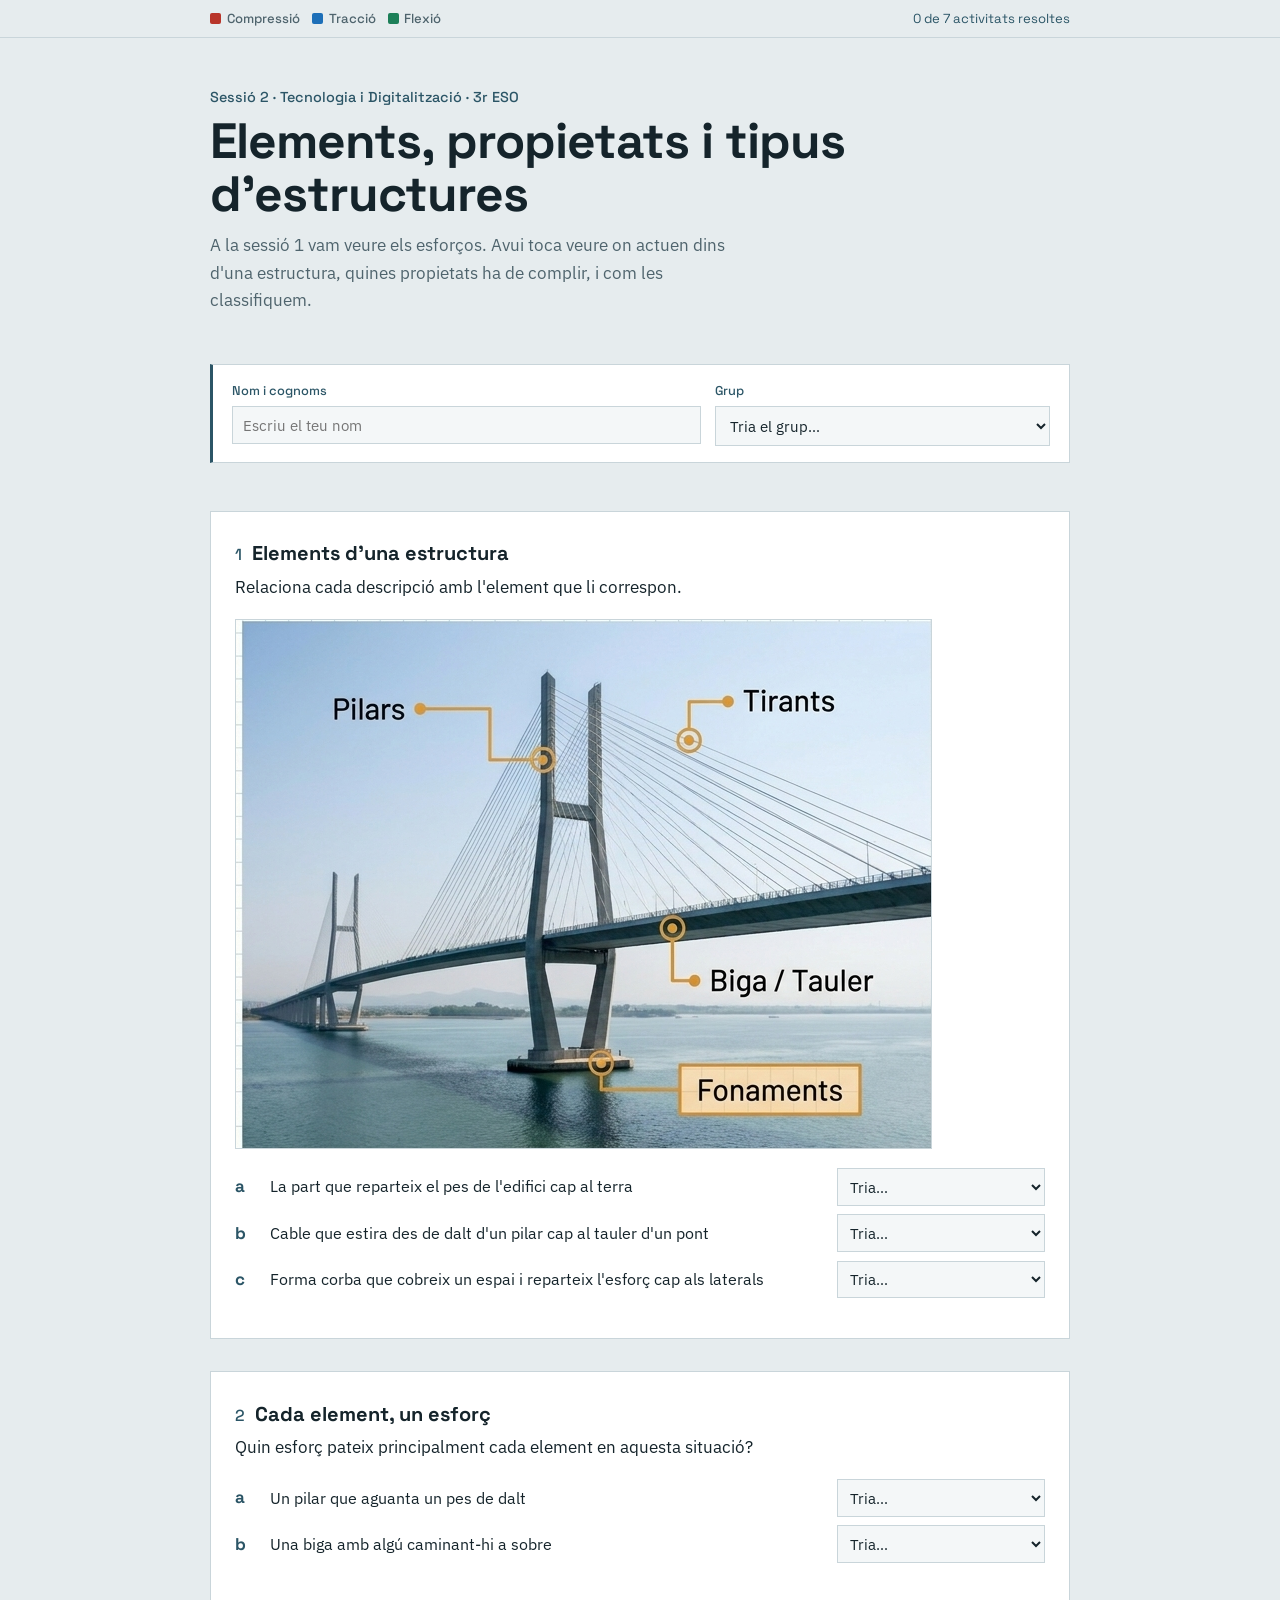
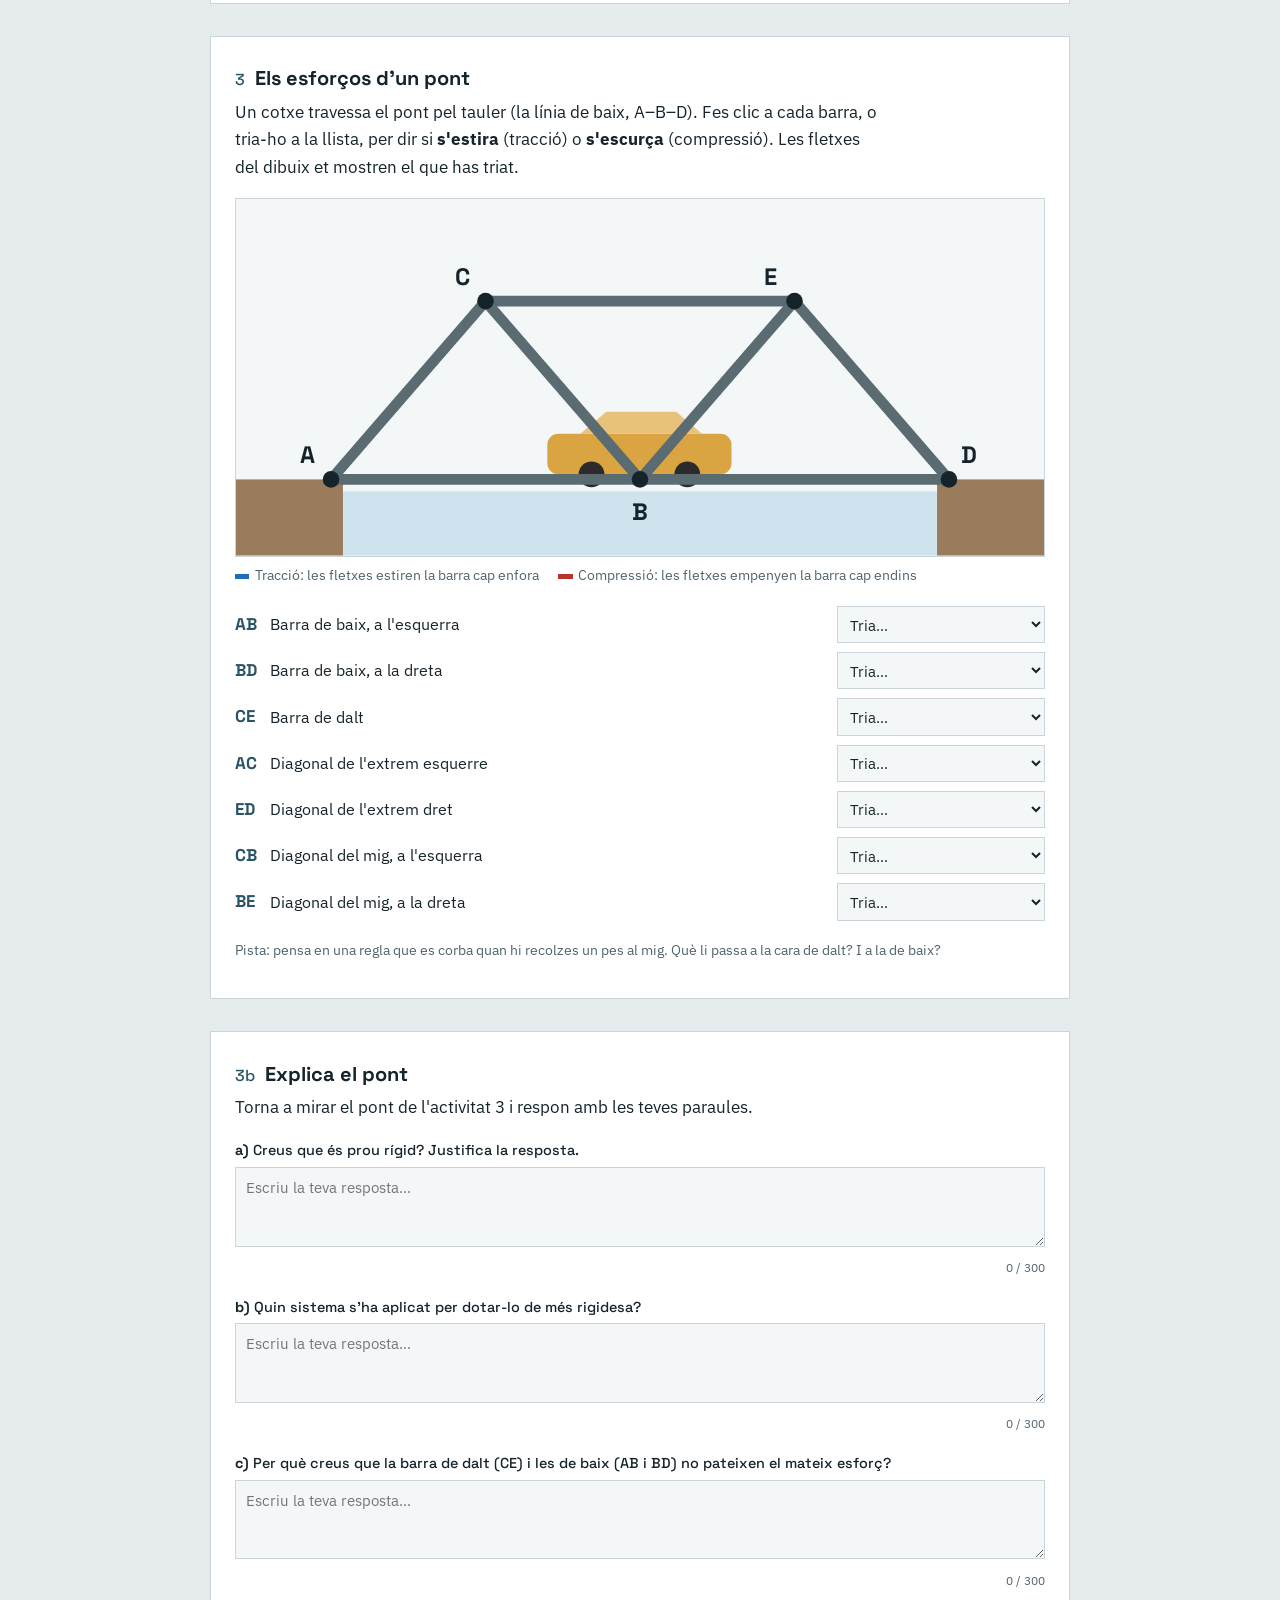
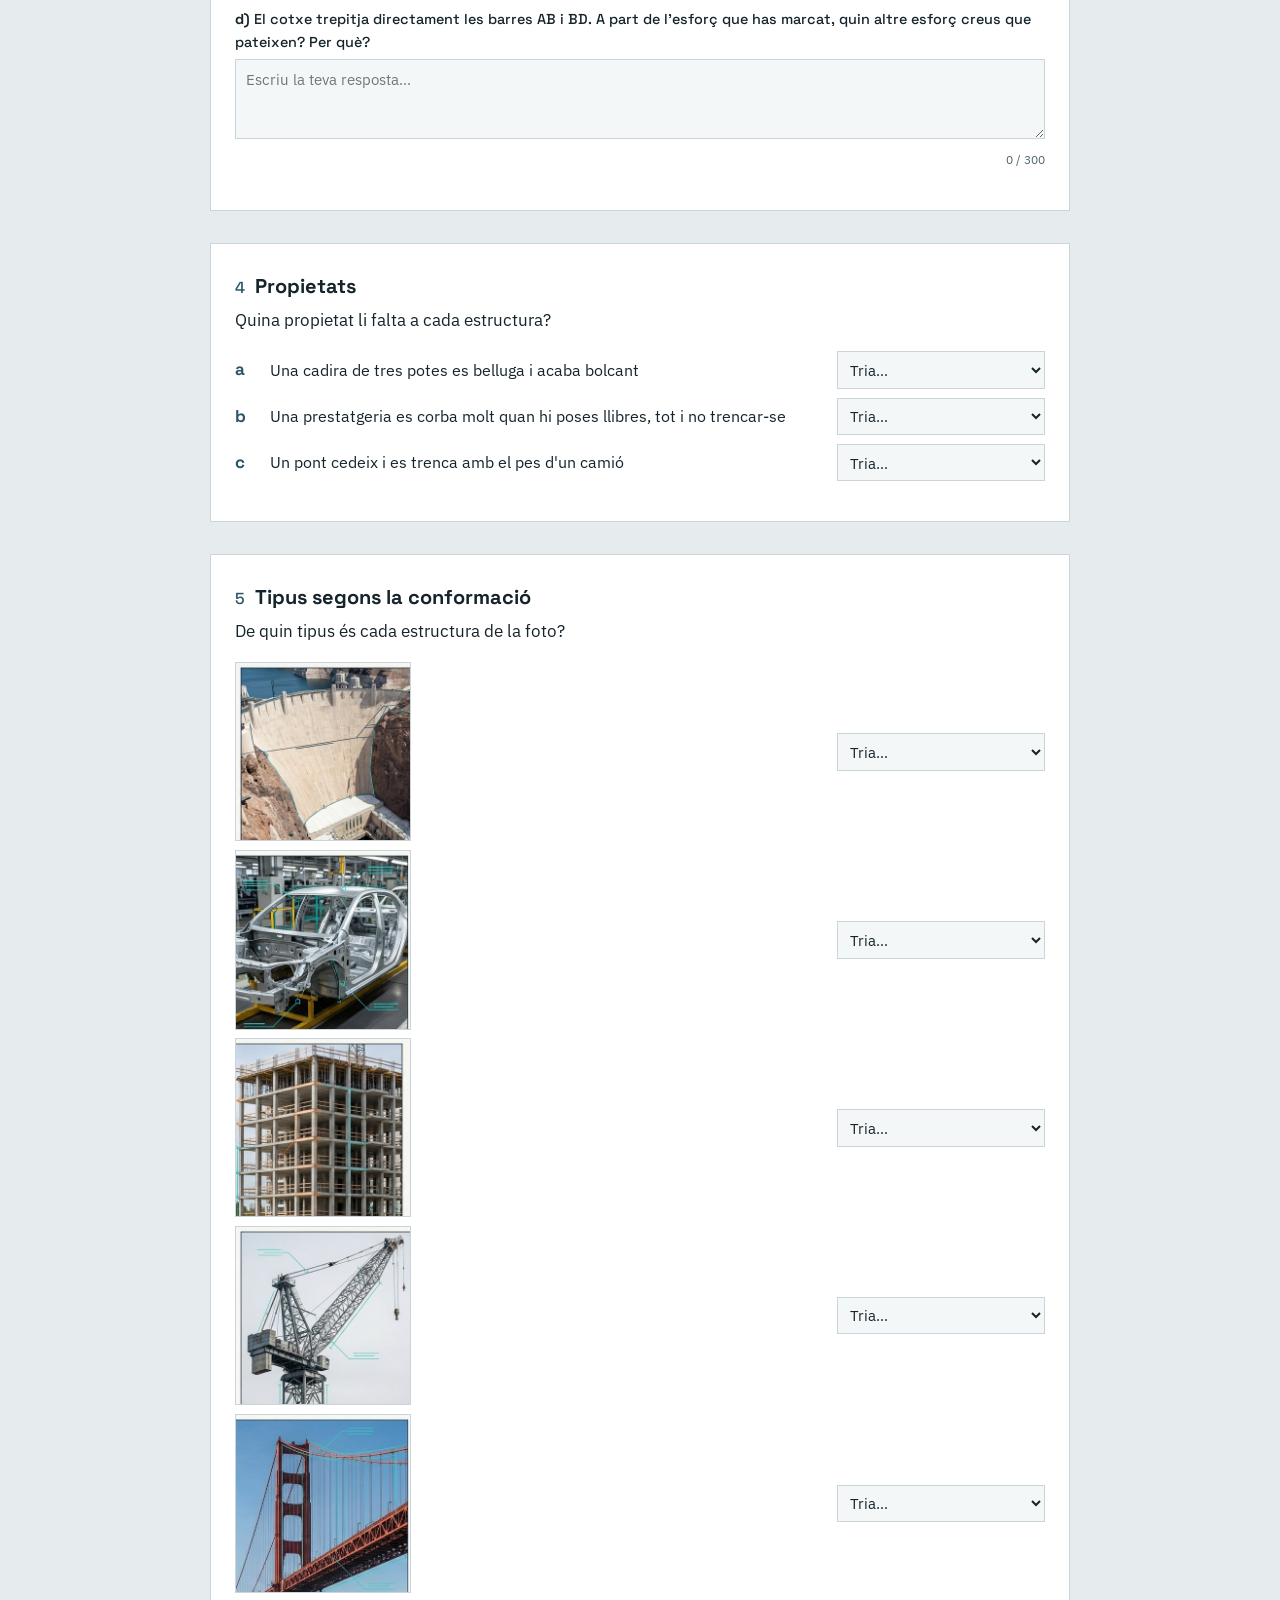
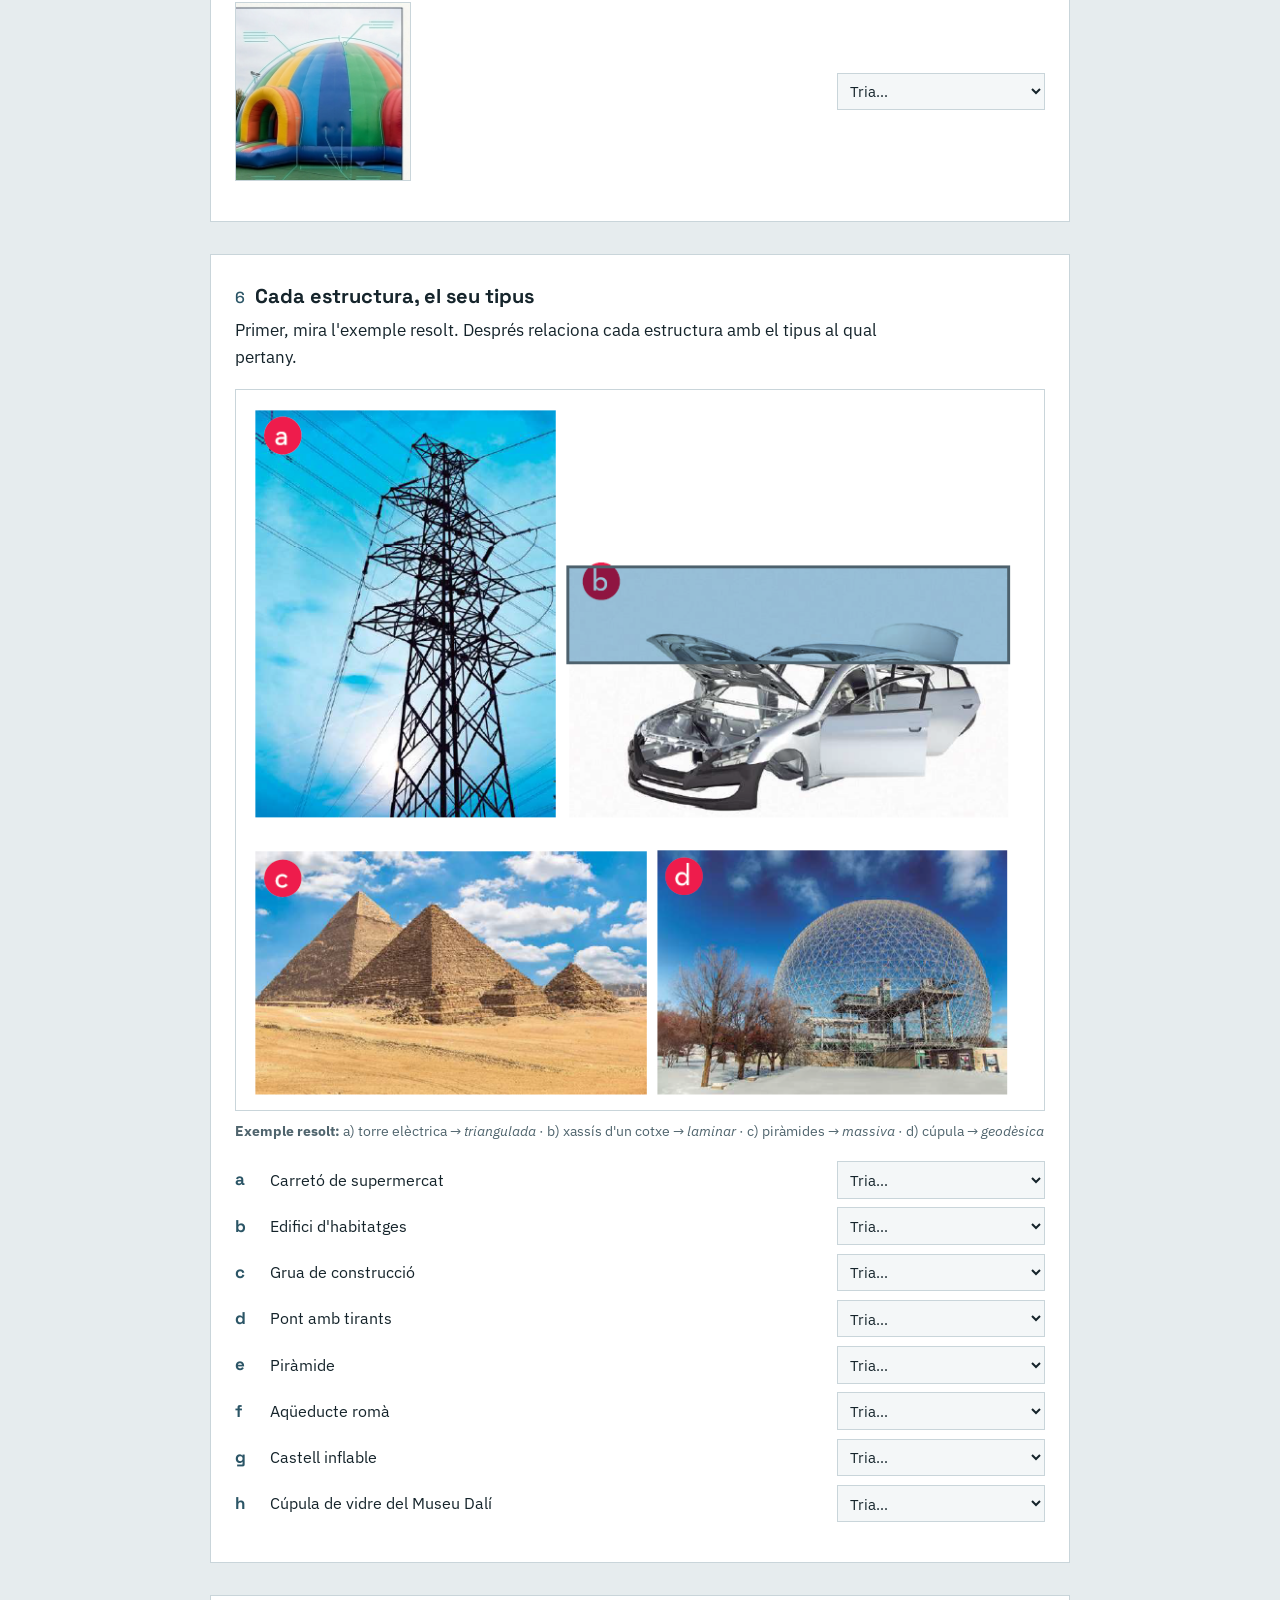
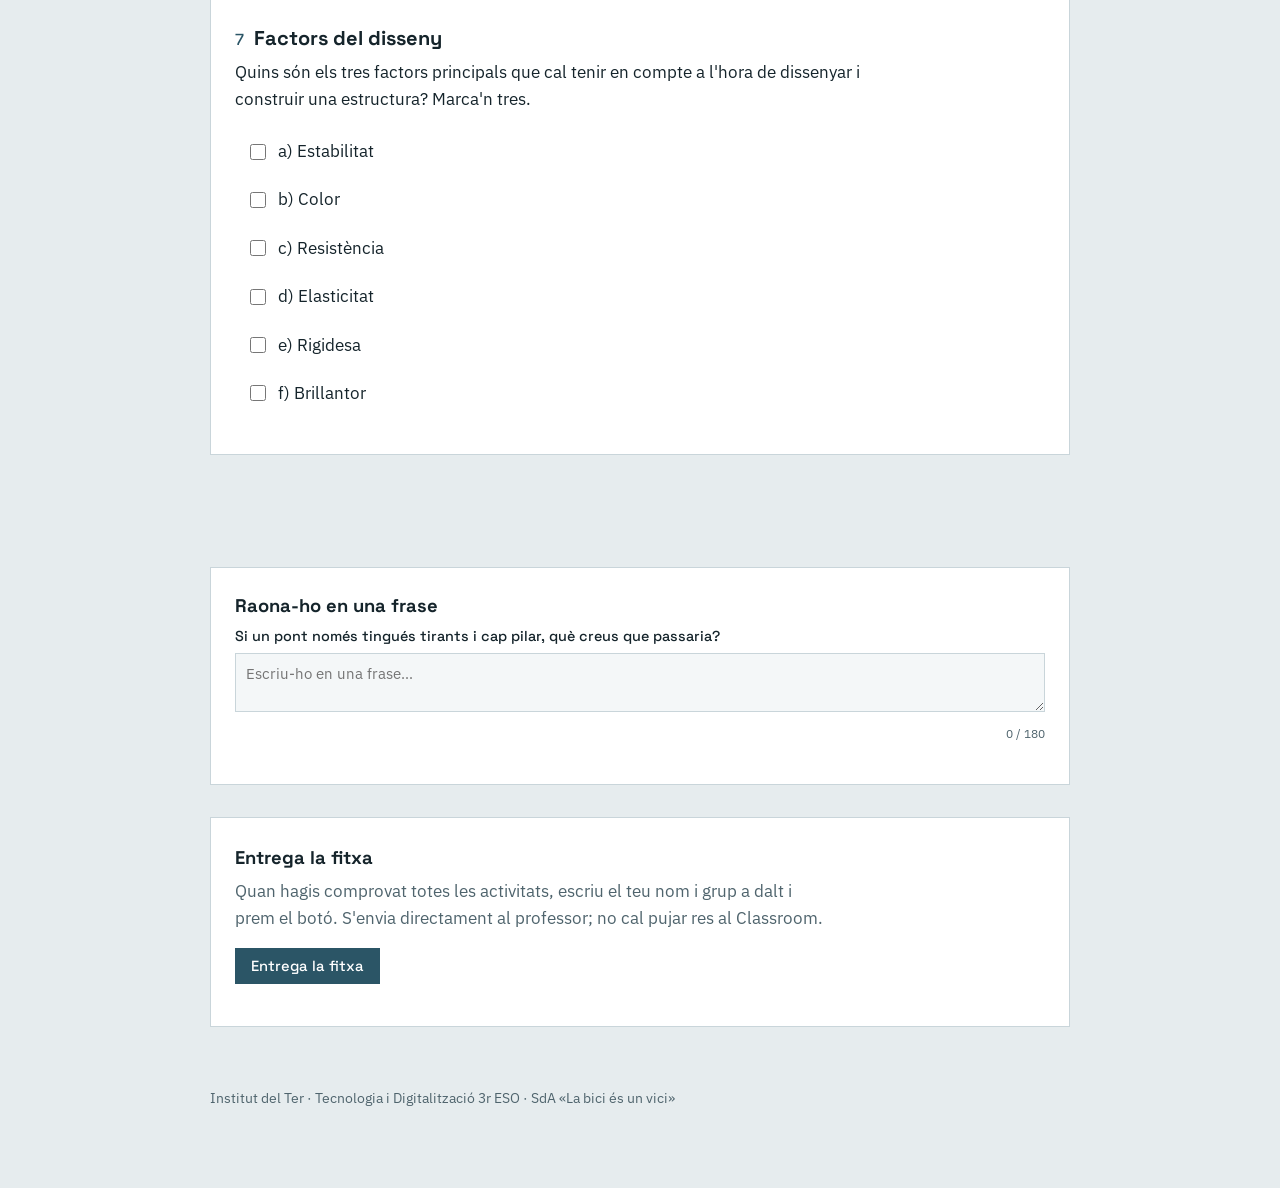
<file: s2-estructures/index.html>
<!doctype html>
<html lang="ca">
  <head>
    <meta charset="utf-8" />
    <meta name="viewport" content="width=device-width, initial-scale=1" />
    <title>S2 · Estructures — Activitats</title>
    <link rel="preconnect" href="https://fonts.googleapis.com" />
    <link rel="preconnect" href="https://fonts.gstatic.com" crossorigin />
    <link
      href="https://fonts.googleapis.com/css2?family=Space+Grotesk:wght@500;700&family=IBM+Plex+Sans:ital,wght@0,400;0,600;1,400&display=swap"
      rel="stylesheet"
    />
    <link rel="stylesheet" href="../assets/estil.css" />
    <style>
      /* codi propi d'aquesta pàgina: activitat de resposta escrita (3), amb
         el mateix aspecte que les .activitat però fora del motor de correcció */
      .activitat-escrita {
        background: var(--surface);
        border: 1px solid var(--rule);
        margin-top: 2rem;
        padding: 1.6rem 1.5rem 1.4rem;
      }
      .activitat-escrita > h2 {
        font-family: var(--display);
        font-weight: 700;
        font-size: 1.25rem;
        margin: 0 0 0.2rem;
        display: flex;
        gap: 0.6rem;
        align-items: baseline;
      }
      .activitat-escrita > h2 em {
        font-style: normal;
        color: var(--steel);
        font-weight: 500;
        font-size: 1rem;
        flex: 0 0 auto;
      }
      .exemple-resolt {
        margin-top: 0.5rem;
        font-size: 0.9rem;
        color: var(--ink-soft);
      }
      .raonament {
        max-width: 900px;
        margin: 2rem auto 0;
        padding: 0 1.25rem;
      }
      .raonament .capsa {
        background: var(--surface);
        border: 1px solid var(--rule);
        padding: 1.4rem 1.5rem;
      }
      .raonament h2 {
        font-family: var(--display);
        font-weight: 700;
        font-size: 1.15rem;
        margin: 0 0 0.3rem;
      }
      .raonament p.consigna {
        margin: 0.2rem 0 1rem;
        color: var(--ink-soft);
      }
      .raonament label,
      .activitat-escrita label {
        display: block;
        font-family: var(--display);
        font-weight: 500;
        font-size: 0.9rem;
        margin: 0 0 0.3rem;
      }
      .raonament textarea,
      .activitat-escrita textarea {
        font-family: var(--text);
        font-size: 0.95rem;
        color: var(--ink);
        background: #f4f7f8;
        border: 1px solid var(--rule);
        padding: 0.55rem 0.6rem;
        width: 100%;
        border-radius: 0;
        resize: vertical;
      }
      .raonament .pregunta,
      .activitat-escrita .pregunta {
        margin-bottom: 1.1rem;
      }
      .raonament .compt,
      .activitat-escrita .compt {
        font-size: 0.78rem;
        color: var(--ink-soft);
        text-align: right;
        display: block;
        margin-top: 0.2rem;
      }
      /* pont interactiu (activitat 3) */
      .pont-fig svg {
        width: 100%;
        height: auto;
        display: block;
        background: #f4f7f8;
        border: 1px solid var(--rule);
      }
      .pont-fig .barra-pont {
        stroke: #5b6b72;
        stroke-width: 9;
        stroke-linecap: round;
        cursor: pointer;
      }
      .pont-fig .barra-pont:hover { stroke: var(--steel); }
      .pont-fig .barra-pont.t { stroke: var(--traccio); }
      .pont-fig .barra-pont.c { stroke: var(--compressio); }
      .pont-fig .nus { fill: var(--ink); }
      .pont-fig .etiq { font-family: var(--display); font-weight: 700; font-size: 20px; fill: var(--ink); }
      .llegenda-pont {
        display: flex;
        flex-wrap: wrap;
        gap: 0.3rem 1.2rem;
        font-size: 0.85rem;
        color: var(--ink-soft);
        margin-top: 0.5rem;
      }
      .llegenda-pont i {
        display: inline-block;
        width: 0.9rem;
        height: 0.35rem;
        margin-right: 0.35rem;
        vertical-align: middle;
      }
      .llegenda-pont .mostra-t { background: var(--traccio); }
      .llegenda-pont .mostra-c { background: var(--compressio); }
      .barres-pont .lletra { font-family: var(--display); font-weight: 700; }
    </style>
  </head>
  <body>
    <div class="barra">
      <div class="barra-int">
        <span class="xip"
          ><i style="background: var(--compressio)"></i>Compressió</span
        >
        <span class="xip"
          ><i style="background: var(--traccio)"></i>Tracció</span
        >
        <span class="xip"><i style="background: var(--flexio)"></i>Flexió</span>
        <span class="marcador" id="marcador" aria-live="polite"
          >0 de 7 activitats resoltes</span
        >
      </div>
    </div>

    <header class="portada">
      <p class="sessio">Sessió 2 · Tecnologia i Digitalització · 3r ESO</p>
      <h1>Elements, propietats i tipus d'estructures</h1>
      <p class="entradeta">
        A la sessió 1 vam veure els esforços. Avui toca veure on actuen dins
        d'una estructura, quines propietats ha de complir, i com les
        classifiquem.
      </p>
    </header>

    <section class="identificacio">
      <div class="id-caixa">
        <div class="id-camp">
          <label for="camp-nom">Nom i cognoms</label>
          <input
            type="text"
            id="camp-nom"
            autocomplete="name"
            placeholder="Escriu el teu nom"
          />
        </div>
        <div class="id-camp">
          <label for="camp-grup">Grup</label>
          <select id="camp-grup">
            <option value="">Tria el grup…</option>
            <option value="3r ESO A">3r ESO A</option>
            <option value="3r ESO B">3r ESO B</option>
            <option value="3r ESO C">3r ESO C</option>
          </select>
        </div>
      </div>
    </section>

    <main>
      <!-- ============ 1 ============ -->
      <section class="activitat" data-activitat="a1">
        <h2><em>1</em> Elements d'una estructura</h2>
        <p class="consigna">
          Relaciona cada descripció amb l'element que li correspon.
        </p>

        <figure class="figura">
          <img
            src="imatges/elements.png"
            alt="Tres elements d'una estructura etiquetats a), b) i c)"
            onerror="
              this.insertAdjacentHTML(
                'afterend',
                '&lt;div class=\'falta-imatge\'&gt;Falta la imatge de l\'activitat. Desa-la com a &lt;code&gt;imatges/elements.png&lt;/code&gt; al costat d\'aquest fitxer, o canvia el &lt;code&gt;src&lt;/code&gt; d\'aquesta etiqueta &lt;code&gt;&amp;lt;img&amp;gt;&lt;/code&gt; per l\'adreça on la tinguis penjada.&lt;/div&gt;',
              );
              this.remove();
            "
          />
        </figure>

        <ul class="respostes">
          <li>
            <span class="lletra">a</span
            ><span class="enunciat"
              >La part que reparteix el pes de l'edifici cap al terra</span
            >
            <select
              data-c="Rm9uYW1lbnRz"
              data-opcions="Fonaments|Pilars|Bigues|Tirants|Arcs|Perfils"
              aria-label="Element a"
            ></select>
          </li>
          <li>
            <span class="lletra">b</span
            ><span class="enunciat"
              >Cable que estira des de dalt d'un pilar cap al tauler d'un
              pont</span
            >
            <select
              data-c="VGlyYW50cw=="
              data-opcions="Fonaments|Pilars|Bigues|Tirants|Arcs|Perfils"
              aria-label="Element b"
            ></select>
          </li>
          <li>
            <span class="lletra">c</span
            ><span class="enunciat"
              >Forma corba que cobreix un espai i reparteix l'esforç cap als
              laterals</span
            >
            <select
              data-c="QXJjcw=="
              data-opcions="Fonaments|Pilars|Bigues|Tirants|Arcs|Perfils"
              aria-label="Element c"
            ></select>
          </li>
        </ul>

        <div class="accions">
          <button type="button" data-accio="comprova">Comprova</button>
          <button type="button" class="secundari" data-accio="solucio">
            Mostra la solució
          </button>
          <button type="button" class="secundari" data-accio="neteja">
            Torna-ho a provar
          </button>
          <span class="veredicte" aria-live="polite"></span>
        </div>
      </section>

      <!-- ============ 2 ============ -->
      <section class="activitat" data-activitat="a2">
        <h2><em>2</em> Cada element, un esforç</h2>
        <p class="consigna">
          Quin esforç pateix principalment cada element en aquesta situació?
        </p>

        <ul class="respostes">
          <li>
            <span class="lletra">a</span
            ><span class="enunciat">Un pilar que aguanta un pes de dalt</span>
            <select
              data-c="Q29tcHJlc3Npw7M="
              aria-label="Esforç del pilar"
            ></select>
          </li>
          <li>
            <span class="lletra">b</span
            ><span class="enunciat">Una biga amb algú caminant-hi a sobre</span>
            <select
              data-c="RmxleGnDsw=="
              aria-label="Esforç de la biga"
            ></select>
          </li>
        </ul>

        <div class="accions">
          <button type="button" data-accio="comprova">Comprova</button>
          <button type="button" class="secundari" data-accio="solucio">
            Mostra la solució
          </button>
          <button type="button" class="secundari" data-accio="neteja">
            Torna-ho a provar
          </button>
          <span class="veredicte" aria-live="polite"></span>
        </div>
      </section>

      <!-- ============ 3 ============ -->
      <!-- Pont interactiu: els selects els corregeix el motor; el dibuix (SVG) és codi propi de la pàgina -->
      <section class="activitat" data-activitat="a3">
        <h2><em>3</em> Els esforços d'un pont</h2>
        <p class="consigna">
          Un cotxe travessa el pont pel tauler (la línia de baix, A–B–D). Fes
          clic a cada barra, o tria-ho a la llista, per dir si
          <strong>s'estira</strong> (tracció) o <strong>s'escurça</strong>
          (compressió). Les fletxes del dibuix et mostren el que has triat.
        </p>

        <figure class="figura pont-fig">
          <svg
            id="pont"
            viewBox="0 0 680 300"
            role="img"
            aria-label="Pont triangulat amb nusos A, B i D a baix, C i E a dalt, i un cotxe sobre el tauler al mig del pont"
          >
            <defs>
              <marker id="fl-traccio" viewBox="0 0 10 10" refX="8" refY="5" markerWidth="5" markerHeight="5" orient="auto-start-reverse">
                <path d="M0 0 L10 5 L0 10 z" fill="var(--traccio)" />
              </marker>
              <marker id="fl-compressio" viewBox="0 0 10 10" refX="8" refY="5" markerWidth="5" markerHeight="5" orient="auto-start-reverse">
                <path d="M0 0 L10 5 L0 10 z" fill="var(--compressio)" />
              </marker>
            </defs>
            <!-- riu i ribes -->
            <rect x="0" y="246" width="680" height="54" fill="#cfe3ef" />
            <rect x="0" y="236" width="90" height="64" fill="#9a7b5b" />
            <rect x="590" y="236" width="90" height="64" fill="#9a7b5b" />
            <!-- cotxe (darrere de les barres) -->
            <g class="cotxe" transform="translate(262 179) scale(1.55)">
              <rect x="0" y="12" width="100" height="22" rx="6" fill="#d9a441" />
              <path d="M18 12 L32 0 L70 0 L84 12 z" fill="#e8c27a" />
              <circle cx="24" cy="34" r="7" fill="#2b2b2b" />
              <circle cx="76" cy="34" r="7" fill="#2b2b2b" />
            </g>
            <g id="barres"></g>
            <g id="fletxes"></g>
            <g id="nusos"></g>
          </svg>
          <figcaption class="llegenda-pont">
            <span><i class="mostra-t"></i>Tracció: les fletxes estiren la barra cap enfora</span>
            <span><i class="mostra-c"></i>Compressió: les fletxes empenyen la barra cap endins</span>
          </figcaption>
        </figure>

        <ul class="respostes barres-pont">
          <li>
            <span class="lletra">AB</span><span class="enunciat">Barra de baix, a l'esquerra</span>
            <select data-c="VHJhY2Npw7M=" data-opcions="Tracció|Compressió" data-barra="AB" aria-label="Esforç de la barra AB"></select>
          </li>
          <li>
            <span class="lletra">BD</span><span class="enunciat">Barra de baix, a la dreta</span>
            <select data-c="VHJhY2Npw7M=" data-opcions="Tracció|Compressió" data-barra="BD" aria-label="Esforç de la barra BD"></select>
          </li>
          <li>
            <span class="lletra">CE</span><span class="enunciat">Barra de dalt</span>
            <select data-c="Q29tcHJlc3Npw7M=" data-opcions="Tracció|Compressió" data-barra="CE" aria-label="Esforç de la barra CE"></select>
          </li>
          <li>
            <span class="lletra">AC</span><span class="enunciat">Diagonal de l'extrem esquerre</span>
            <select data-c="Q29tcHJlc3Npw7M=" data-opcions="Tracció|Compressió" data-barra="AC" aria-label="Esforç de la barra AC"></select>
          </li>
          <li>
            <span class="lletra">ED</span><span class="enunciat">Diagonal de l'extrem dret</span>
            <select data-c="Q29tcHJlc3Npw7M=" data-opcions="Tracció|Compressió" data-barra="ED" aria-label="Esforç de la barra ED"></select>
          </li>
          <li>
            <span class="lletra">CB</span><span class="enunciat">Diagonal del mig, a l'esquerra</span>
            <select data-c="VHJhY2Npw7M=" data-opcions="Tracció|Compressió" data-barra="CB" aria-label="Esforç de la barra CB"></select>
          </li>
          <li>
            <span class="lletra">BE</span><span class="enunciat">Diagonal del mig, a la dreta</span>
            <select data-c="VHJhY2Npw7M=" data-opcions="Tracció|Compressió" data-barra="BE" aria-label="Esforç de la barra BE"></select>
          </li>
        </ul>

        <p class="exemple-resolt">
          Pista: pensa en una regla que es corba quan hi recolzes un pes al mig.
          Què li passa a la cara de dalt? I a la de baix?
        </p>

        <div class="accions">
          <button type="button" data-accio="comprova">Comprova</button>
          <button type="button" class="secundari" data-accio="solucio">
            Mostra la solució
          </button>
          <button type="button" class="secundari" data-accio="neteja">
            Torna-ho a provar
          </button>
          <span class="veredicte" aria-live="polite"></span>
        </div>
      </section>

      <!-- Resposta escrita: fora del motor de correcció — s'entrega amb els raonaments -->
      <section class="activitat-escrita">
        <h2><em>3b</em> Explica el pont</h2>
        <p class="consigna">
          Torna a mirar el pont de l'activitat 3 i respon amb les teves
          paraules.
        </p>

        <div class="pregunta">
          <label for="pont-a"
            ><strong>a)</strong> Creus que és prou rígid? Justifica la
            resposta.</label
          >
          <textarea id="pont-a" rows="3" maxlength="300" placeholder="Escriu la teva resposta…"></textarea>
          <span class="compt" data-per="pont-a">0 / 300</span>
        </div>
        <div class="pregunta">
          <label for="pont-b"
            ><strong>b)</strong> Quin sistema s'ha aplicat per dotar-lo de més
            rigidesa?</label
          >
          <textarea id="pont-b" rows="3" maxlength="300" placeholder="Escriu la teva resposta…"></textarea>
          <span class="compt" data-per="pont-b">0 / 300</span>
        </div>
        <div class="pregunta">
          <label for="pont-c"
            ><strong>c)</strong> Per què creus que la barra de dalt (CE) i les
            de baix (AB i BD) no pateixen el mateix esforç?</label
          >
          <textarea id="pont-c" rows="3" maxlength="300" placeholder="Escriu la teva resposta…"></textarea>
          <span class="compt" data-per="pont-c">0 / 300</span>
        </div>
        <div class="pregunta">
          <label for="pont-d"
            ><strong>d)</strong> El cotxe trepitja directament les barres AB i
            BD. A part de l'esforç que has marcat, quin altre esforç creus que
            pateixen? Per què?</label
          >
          <textarea id="pont-d" rows="3" maxlength="300" placeholder="Escriu la teva resposta…"></textarea>
          <span class="compt" data-per="pont-d">0 / 300</span>
        </div>
      </section>

      <!-- ============ 4 ============ -->
      <section class="activitat" data-activitat="a4">
        <h2><em>4</em> Propietats</h2>
        <p class="consigna">Quina propietat li falta a cada estructura?</p>

        <ul class="respostes">
          <li>
            <span class="lletra">a</span
            ><span class="enunciat"
              >Una cadira de tres potes es belluga i acaba bolcant</span
            >
            <select
              data-c="RXN0YWJpbGl0YXQ="
              data-opcions="Estabilitat|Resistència|Rigidesa"
              aria-label="Propietat a"
            ></select>
          </li>
          <li>
            <span class="lletra">b</span
            ><span class="enunciat"
              >Una prestatgeria es corba molt quan hi poses llibres, tot i no
              trencar-se</span
            >
            <select
              data-c="UmlnaWRlc2E="
              data-opcions="Estabilitat|Resistència|Rigidesa"
              aria-label="Propietat b"
            ></select>
          </li>
          <li>
            <span class="lletra">c</span
            ><span class="enunciat"
              >Un pont cedeix i es trenca amb el pes d'un camió</span
            >
            <select
              data-c="UmVzaXN0w6huY2lh"
              data-opcions="Estabilitat|Resistència|Rigidesa"
              aria-label="Propietat c"
            ></select>
          </li>
        </ul>

        <div class="accions">
          <button type="button" data-accio="comprova">Comprova</button>
          <button type="button" class="secundari" data-accio="solucio">
            Mostra la solució
          </button>
          <button type="button" class="secundari" data-accio="neteja">
            Torna-ho a provar
          </button>
          <span class="veredicte" aria-live="polite"></span>
        </div>
      </section>

      <!-- ============ 5 ============ -->
      <section class="activitat" data-activitat="a5">
        <h2><em>5</em> Tipus segons la conformació</h2>
        <p class="consigna">De quin tipus és cada estructura de la foto?</p>

        <ul class="respostes" style="grid-template-columns: 1fr">
          <li class="amb-imatge">
            <figure class="figura" style="margin: 0">
              <img
                src="imatges/tipus-massiva.png"
                alt="Estructura massiva"
                style="width: 100%"
                onerror="
                  this.insertAdjacentHTML(
                    'afterend',
                    '&lt;div class=\'falta-imatge\'&gt;Falta &lt;code&gt;imatges/tipus-massiva.png&lt;/code&gt;&lt;/div&gt;',
                  );
                  this.remove();
                "
              />
            </figure>
            <span class="enunciat"></span>
            <select
              data-c="TWFzc2l2YQ=="
              data-opcions="Massiva|Laminar|Tramada|Triangulada|Penjada|Pneumàtica"
              aria-label="Tipus 1"
            ></select>
          </li>
          <li class="amb-imatge">
            <figure class="figura" style="margin: 0">
              <img
                src="imatges/tipus-laminar.png"
                alt="Estructura laminar"
                style="width: 100%"
                onerror="
                  this.insertAdjacentHTML(
                    'afterend',
                    '&lt;div class=\'falta-imatge\'&gt;Falta &lt;code&gt;imatges/tipus-laminar.png&lt;/code&gt;&lt;/div&gt;',
                  );
                  this.remove();
                "
              />
            </figure>
            <span class="enunciat"></span>
            <select
              data-c="TGFtaW5hcg=="
              data-opcions="Massiva|Laminar|Tramada|Triangulada|Penjada|Pneumàtica"
              aria-label="Tipus 2"
            ></select>
          </li>
          <li class="amb-imatge">
            <figure class="figura" style="margin: 0">
              <img
                src="imatges/tipus-tramada.png"
                alt="Estructura tramada"
                style="width: 100%"
                onerror="
                  this.insertAdjacentHTML(
                    'afterend',
                    '&lt;div class=\'falta-imatge\'&gt;Falta &lt;code&gt;imatges/tipus-tramada.png&lt;/code&gt;&lt;/div&gt;',
                  );
                  this.remove();
                "
              />
            </figure>
            <span class="enunciat"></span>
            <select
              data-c="VHJhbWFkYQ=="
              data-opcions="Massiva|Laminar|Tramada|Triangulada|Penjada|Pneumàtica"
              aria-label="Tipus 3"
            ></select>
          </li>
          <li class="amb-imatge">
            <figure class="figura" style="margin: 0">
              <img
                src="imatges/tipus-triangulada.png"
                alt="Estructura triangulada"
                style="width: 100%"
                onerror="
                  this.insertAdjacentHTML(
                    'afterend',
                    '&lt;div class=\'falta-imatge\'&gt;Falta &lt;code&gt;imatges/tipus-triangulada.png&lt;/code&gt;&lt;/div&gt;',
                  );
                  this.remove();
                "
              />
            </figure>
            <span class="enunciat"></span>
            <select
              data-c="VHJpYW5ndWxhZGE="
              data-opcions="Massiva|Laminar|Tramada|Triangulada|Penjada|Pneumàtica"
              aria-label="Tipus 4"
            ></select>
          </li>
          <li class="amb-imatge">
            <figure class="figura" style="margin: 0">
              <img
                src="imatges/tipus-penjada.png"
                alt="Estructura penjada"
                style="width: 100%"
                onerror="
                  this.insertAdjacentHTML(
                    'afterend',
                    '&lt;div class=\'falta-imatge\'&gt;Falta &lt;code&gt;imatges/tipus-penjada.png&lt;/code&gt;&lt;/div&gt;',
                  );
                  this.remove();
                "
              />
            </figure>
            <span class="enunciat"></span>
            <select
              data-c="UGVuamFkYQ=="
              data-opcions="Massiva|Laminar|Tramada|Triangulada|Penjada|Pneumàtica"
              aria-label="Tipus 5"
            ></select>
          </li>
          <li class="amb-imatge">
            <figure class="figura" style="margin: 0">
              <img
                src="imatges/tipus-pneumatica.png"
                alt="Estructura pneumàtica"
                style="width: 100%"
                onerror="
                  this.insertAdjacentHTML(
                    'afterend',
                    '&lt;div class=\'falta-imatge\'&gt;Falta &lt;code&gt;imatges/tipus-pneumatica.png&lt;/code&gt;&lt;/div&gt;',
                  );
                  this.remove();
                "
              />
            </figure>
            <span class="enunciat"></span>
            <select
              data-c="UG5ldW3DoHRpY2E="
              data-opcions="Massiva|Laminar|Tramada|Triangulada|Penjada|Pneumàtica"
              aria-label="Tipus 6"
            ></select>
          </li>
        </ul>

        <div class="accions">
          <button type="button" data-accio="comprova">Comprova</button>
          <button type="button" class="secundari" data-accio="solucio">
            Mostra la solució
          </button>
          <button type="button" class="secundari" data-accio="neteja">
            Torna-ho a provar
          </button>
          <span class="veredicte" aria-live="polite"></span>
        </div>
      </section>

      <!-- ============ 6 ============ -->
      <section class="activitat" data-activitat="a6">
        <h2><em>6</em> Cada estructura, el seu tipus</h2>
        <p class="consigna">
          Primer, mira l'exemple resolt. Després relaciona cada estructura amb
          el tipus al qual pertany.
        </p>

        <figure class="figura">
          <img
            src="imatges/Exemples_Estructures.png"
            alt="Exemples d'estructures: a) torre elèctrica, b) xassís d'un cotxe, c) piràmides, d) cúpula geodèsica"
            onerror="
              this.insertAdjacentHTML(
                'afterend',
                '&lt;div class=\'falta-imatge\'&gt;Falta &lt;code&gt;imatges/Exemples_Estructures.png&lt;/code&gt;&lt;/div&gt;',
              );
              this.remove();
            "
          />
          <figcaption class="exemple-resolt">
            <strong>Exemple resolt:</strong> a) torre elèctrica →
            <em>triangulada</em> · b) xassís d'un cotxe → <em>laminar</em> · c)
            piràmides → <em>massiva</em> · d) cúpula → <em>geodèsica</em>
          </figcaption>
        </figure>

        <ul class="respostes">
          <li>
            <span class="lletra">a</span
            ><span class="enunciat">Carretó de supermercat</span>
            <select
              data-c="TGFtaW5hcg=="
              data-opcions="Arcs, voltes|Geodèsica|Laminar|Massiva|Penjada|Pneumàtica|Tramada|Triangulada"
              aria-label="Tipus del carretó de supermercat"
            ></select>
          </li>
          <li>
            <span class="lletra">b</span
            ><span class="enunciat">Edifici d'habitatges</span>
            <select
              data-c="VHJhbWFkYQ=="
              data-opcions="Arcs, voltes|Geodèsica|Laminar|Massiva|Penjada|Pneumàtica|Tramada|Triangulada"
              aria-label="Tipus de l'edifici d'habitatges"
            ></select>
          </li>
          <li>
            <span class="lletra">c</span
            ><span class="enunciat">Grua de construcció</span>
            <select
              data-c="VHJpYW5ndWxhZGE="
              data-opcions="Arcs, voltes|Geodèsica|Laminar|Massiva|Penjada|Pneumàtica|Tramada|Triangulada"
              aria-label="Tipus de la grua de construcció"
            ></select>
          </li>
          <li>
            <span class="lletra">d</span
            ><span class="enunciat">Pont amb tirants</span>
            <select
              data-c="UGVuamFkYQ=="
              data-opcions="Arcs, voltes|Geodèsica|Laminar|Massiva|Penjada|Pneumàtica|Tramada|Triangulada"
              aria-label="Tipus del pont amb tirants"
            ></select>
          </li>
          <li>
            <span class="lletra">e</span><span class="enunciat">Piràmide</span>
            <select
              data-c="TWFzc2l2YQ=="
              data-opcions="Arcs, voltes|Geodèsica|Laminar|Massiva|Penjada|Pneumàtica|Tramada|Triangulada"
              aria-label="Tipus de la piràmide"
            ></select>
          </li>
          <li>
            <span class="lletra">f</span
            ><span class="enunciat">Aqüeducte romà</span>
            <select
              data-c="QXJjcywgdm9sdGVz"
              data-opcions="Arcs, voltes|Geodèsica|Laminar|Massiva|Penjada|Pneumàtica|Tramada|Triangulada"
              aria-label="Tipus de l'aqüeducte romà"
            ></select>
          </li>
          <li>
            <span class="lletra">g</span
            ><span class="enunciat">Castell inflable</span>
            <select
              data-c="UG5ldW3DoHRpY2E="
              data-opcions="Arcs, voltes|Geodèsica|Laminar|Massiva|Penjada|Pneumàtica|Tramada|Triangulada"
              aria-label="Tipus del castell inflable"
            ></select>
          </li>
          <li>
            <span class="lletra">h</span
            ><span class="enunciat">Cúpula de vidre del Museu Dalí</span>
            <select
              data-c="R2VvZMOoc2ljYQ=="
              data-opcions="Arcs, voltes|Geodèsica|Laminar|Massiva|Penjada|Pneumàtica|Tramada|Triangulada"
              aria-label="Tipus de la cúpula del Museu Dalí"
            ></select>
          </li>
        </ul>

        <div class="accions">
          <button type="button" data-accio="comprova">Comprova</button>
          <button type="button" class="secundari" data-accio="solucio">
            Mostra la solució
          </button>
          <button type="button" class="secundari" data-accio="neteja">
            Torna-ho a provar
          </button>
          <span class="veredicte" aria-live="polite"></span>
        </div>
      </section>

      <!-- ============ 7 ============ -->
      <section class="activitat" data-activitat="a7">
        <h2><em>7</em> Factors del disseny</h2>
        <p class="consigna">
          Quins són els tres factors principals que cal tenir en compte a l'hora
          de dissenyar i construir una estructura? Marca'n tres.
        </p>

        <ul class="caselles">
          <li>
            <label
              ><input type="checkbox" data-c="dHJ1ZQ==" /><span
                >a) Estabilitat</span
              ></label
            >
          </li>
          <li>
            <label
              ><input type="checkbox" data-c="ZmFsc2U=" /><span
                >b) Color</span
              ></label
            >
          </li>
          <li>
            <label
              ><input type="checkbox" data-c="dHJ1ZQ==" /><span
                >c) Resistència</span
              ></label
            >
          </li>
          <li>
            <label
              ><input type="checkbox" data-c="ZmFsc2U=" /><span
                >d) Elasticitat</span
              ></label
            >
          </li>
          <li>
            <label
              ><input type="checkbox" data-c="dHJ1ZQ==" /><span
                >e) Rigidesa</span
              ></label
            >
          </li>
          <li>
            <label
              ><input type="checkbox" data-c="ZmFsc2U=" /><span
                >f) Brillantor</span
              ></label
            >
          </li>
        </ul>

        <div class="accions">
          <button type="button" data-accio="comprova">Comprova</button>
          <button type="button" class="secundari" data-accio="solucio">
            Mostra la solució
          </button>
          <button type="button" class="secundari" data-accio="neteja">
            Torna-ho a provar
          </button>
          <span class="veredicte" aria-live="polite"></span>
        </div>
      </section>
    </main>

    <!-- Raonament: fora del motor de correcció — s'entrega a part, a la seva pròpia pestanya -->
    <section class="raonament">
      <div class="capsa">
        <h2>Raona-ho en una frase</h2>

        <div class="pregunta">
          <label for="raon-2"
            >Si un pont només tingués tirants i cap pilar, què creus que
            passaria?</label
          >
          <textarea
            id="raon-2"
            rows="2"
            maxlength="180"
            placeholder="Escriu-ho en una frase…"
          ></textarea>
          <span class="compt" data-per="raon-2">0 / 180</span>
        </div>
      </div>
    </section>

    <section class="entrega">
      <div class="entrega-caixa">
        <h2>Entrega la fitxa</h2>
        <p>
          Quan hagis comprovat totes les activitats, escriu el teu nom i grup a
          dalt i prem el botó. S'envia directament al professor; no cal pujar
          res al Classroom.
        </p>
        <button type="button" id="btn-entrega">Entrega la fitxa</button>
        <p class="estat-entrega" id="estat-entrega" aria-live="polite"></p>
      </div>
    </section>

    <footer>
      <p>
        Institut del Ter · Tecnologia i Digitalització 3r ESO · SdA «La bici és
        un vici»
      </p>
    </footer>
    <script src="../assets/motor-fitxa.js"></script>
    <script>
      // ⚠️ Enganxa aquí l'URL que et dona l'Apps Script en desplegar-lo com a aplicació web.
      // Pot ser exactament la mateixa que fas servir a S1 — és el mateix full de càlcul.
      const SCRIPT_URL =
        "https://script.google.com/macros/s/AKfycbxXcgmuqEghVayqajZL-sYY8dNcPXuKbjXQNXoA90HjE0QE2t3mq_EcvKa7Gk40RCBxBA/exec";

      FitxaEngine.init({
        scriptUrl: SCRIPT_URL,
        activitat: "S2 Estructures",
        ambSolucions: false,
        comprovaDespresEntrega: true,
        opcions: ["Tracció", "Compressió", "Flexió"],
        titols: {
          a1: "1 Elements",
          a2: "2 Elements i esforços",
          a3: "3 Esforços del pont",
          a4: "4 Propietats",
          a5: "5 Tipus",
          a6: "6 Relació estructura-tipus",
          a7: "7 Factors del disseny",
        },
      });


      // codi propi: dibuix del pont de l'activitat 3. Mostra a cada barra el que
      // l'alumne ha triat al seu select (colors i fletxes). La correcció la fa el motor.
      (function () {
        const svg = document.getElementById("pont");
        if (!svg) return;
        const NS = "http://www.w3.org/2000/svg";
        const nus = { A: [80, 236], B: [340, 236], D: [600, 236], C: [210, 86], E: [470, 86] };
        const barres = ["AB", "BD", "CE", "AC", "ED", "CB", "BE"];
        const gB = svg.querySelector("#barres"), gF = svg.querySelector("#fletxes"), gN = svg.querySelector("#nusos");
        const sel = (b) => document.querySelector('select[data-barra="' + b + '"]');

        barres.forEach((b) => {
          const [x1, y1] = nus[b[0]], [x2, y2] = nus[b[1]];
          const l = document.createElementNS(NS, "line");
          Object.entries({ x1, y1, x2, y2, class: "barra-pont", "data-barra": b }).forEach(([k, v]) => l.setAttribute(k, v));
          const t = document.createElementNS(NS, "title");
          t.textContent = "Barra " + b;
          l.appendChild(t);
          l.addEventListener("click", () => {
            // cicle: sense triar → Tracció → Compressió → sense triar
            const s = sel(b);
            s.value = s.value === "" ? "Tracció" : s.value === "Tracció" ? "Compressió" : "";
            s.dispatchEvent(new Event("change"));
          });
          gB.appendChild(l);
        });
        Object.entries(nus).forEach(([n, [x, y]]) => {
          const c = document.createElementNS(NS, "circle");
          c.setAttribute("cx", x); c.setAttribute("cy", y); c.setAttribute("r", 7); c.setAttribute("class", "nus");
          gN.appendChild(c);
          const t = document.createElementNS(NS, "text");
          t.setAttribute("x", x + (n === "D" ? 10 : n === "B" ? -7 : -26));
          t.setAttribute("y", n === "B" ? y + 34 : y - 14);
          t.setAttribute("class", "etiq");
          t.textContent = n;
          gN.appendChild(t);
        });

        function fletxa(xa, ya, xb, yb, tipus) {
          const l = document.createElementNS(NS, "line");
          Object.entries({ x1: xa, y1: ya, x2: xb, y2: yb, stroke: "var(--" + tipus + ")", "stroke-width": 3,
            "marker-end": "url(#fl-" + tipus + ")" }).forEach(([k, v]) => l.setAttribute(k, v));
          gF.appendChild(l);
        }

        function dibuixa() {
          gF.innerHTML = "";
          barres.forEach((b) => {
            const v = sel(b).value;
            const linia = gB.querySelector('[data-barra="' + b + '"]');
            linia.classList.toggle("t", v === "Tracció");
            linia.classList.toggle("c", v === "Compressió");
            if (!v) return;
            const [x1, y1] = nus[b[0]], [x2, y2] = nus[b[1]];
            const len = Math.hypot(x2 - x1, y2 - y1), ux = (x2 - x1) / len, uy = (y2 - y1) / len;
            // fletxes desplaçades a un costat de la barra perquè no la tapin
            const ox = -uy * 16, oy = ux * 16;
            const tipus = v === "Tracció" ? "traccio" : "compressio";
            [[x1, y1, 1], [x2, y2, -1]].forEach(([x, y, s]) => {
              const a = [x + ux * s * 30 + ox, y + uy * s * 30 + oy];
              const c = [x + ux * s * 62 + ox, y + uy * s * 62 + oy];
              // tracció: la fletxa apunta cap a l'extrem (estira); compressió: cap al centre (empeny)
              if (tipus === "traccio") fletxa(c[0], c[1], a[0], a[1], tipus);
              else fletxa(a[0], a[1], c[0], c[1], tipus);
            });
          });
        }
        barres.forEach((b) => sel(b).addEventListener("change", dibuixa));
        document.querySelectorAll('.activitat[data-activitat="a3"] button').forEach((btn) =>
          btn.addEventListener("click", () => setTimeout(dibuixa, 0)));
        dibuixa();
      })();

      // codi propi: entrega separada de l'anàlisi del pont i el raonament (segona pestanya al mateix full)
      const btnEntrega = document.getElementById("btn-entrega");
      const estatEntrega = document.getElementById("estat-entrega");
      if (btnEntrega) {
        btnEntrega.addEventListener("click", () => {
          const nom = document.getElementById("camp-nom").value.trim();
          const grup = document.getElementById("camp-grup").value;
          if (!nom || !grup) return; // el motor principal ja n'avisa
          if (!SCRIPT_URL || SCRIPT_URL.includes("ENGANXA_AQUI")) return;

          const dades = new URLSearchParams({
            sessio: "S2 Estructures — Raonaments",
            nom,
            grup,
            resposta_1: document.getElementById("pont-a").value.trim(),
            resposta_2: document.getElementById("pont-b").value.trim(),
            resposta_3: document.getElementById("pont-c").value.trim(),
            resposta_4: document.getElementById("pont-d").value.trim(),
            resposta_5: document.getElementById("raon-2").value.trim(),
          });
          fetch(SCRIPT_URL, { method: "POST", mode: "no-cors", body: dades });
        });
      }

      document.querySelectorAll(".compt[data-per]").forEach((c) => {
        const t = document.getElementById(c.dataset.per);
        t.addEventListener("input", () => {
          c.textContent = t.value.length + " / " + t.maxLength;
        });
      });
    </script>
  </body>
</html>
</file>
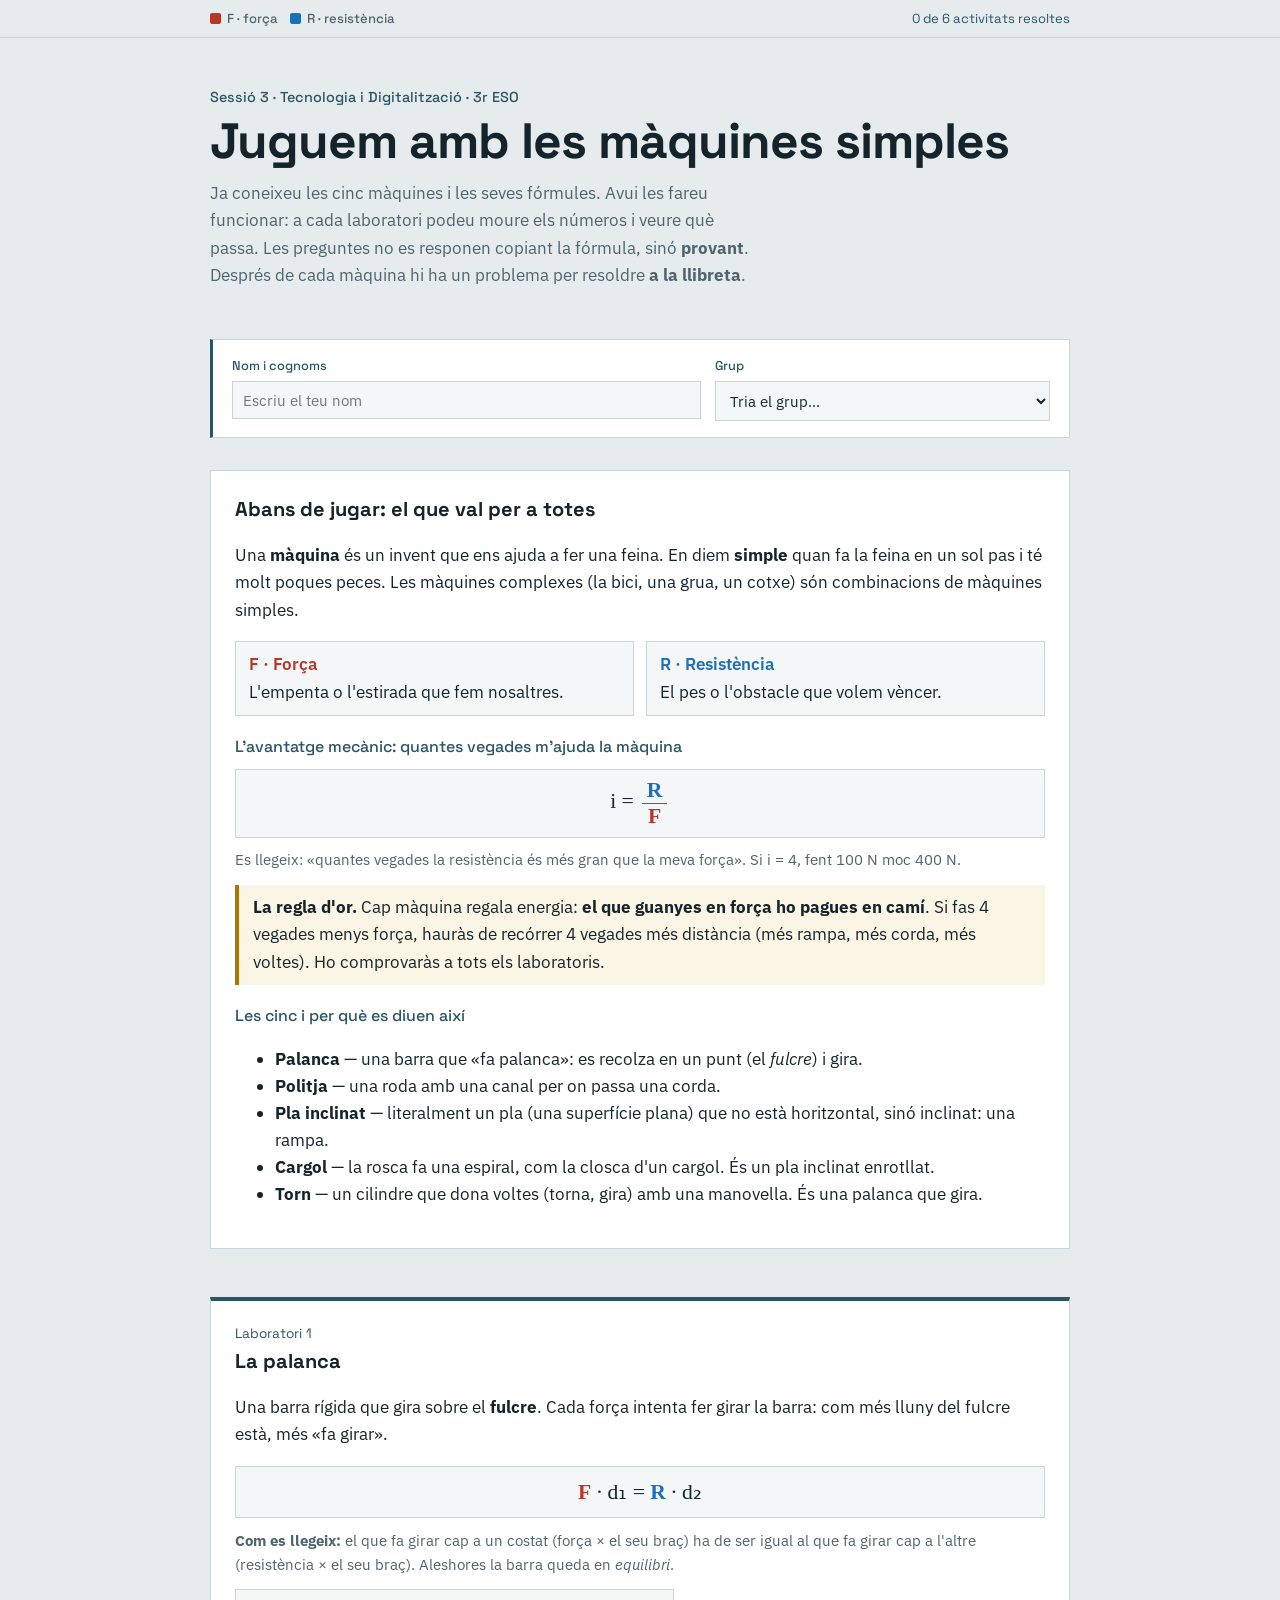
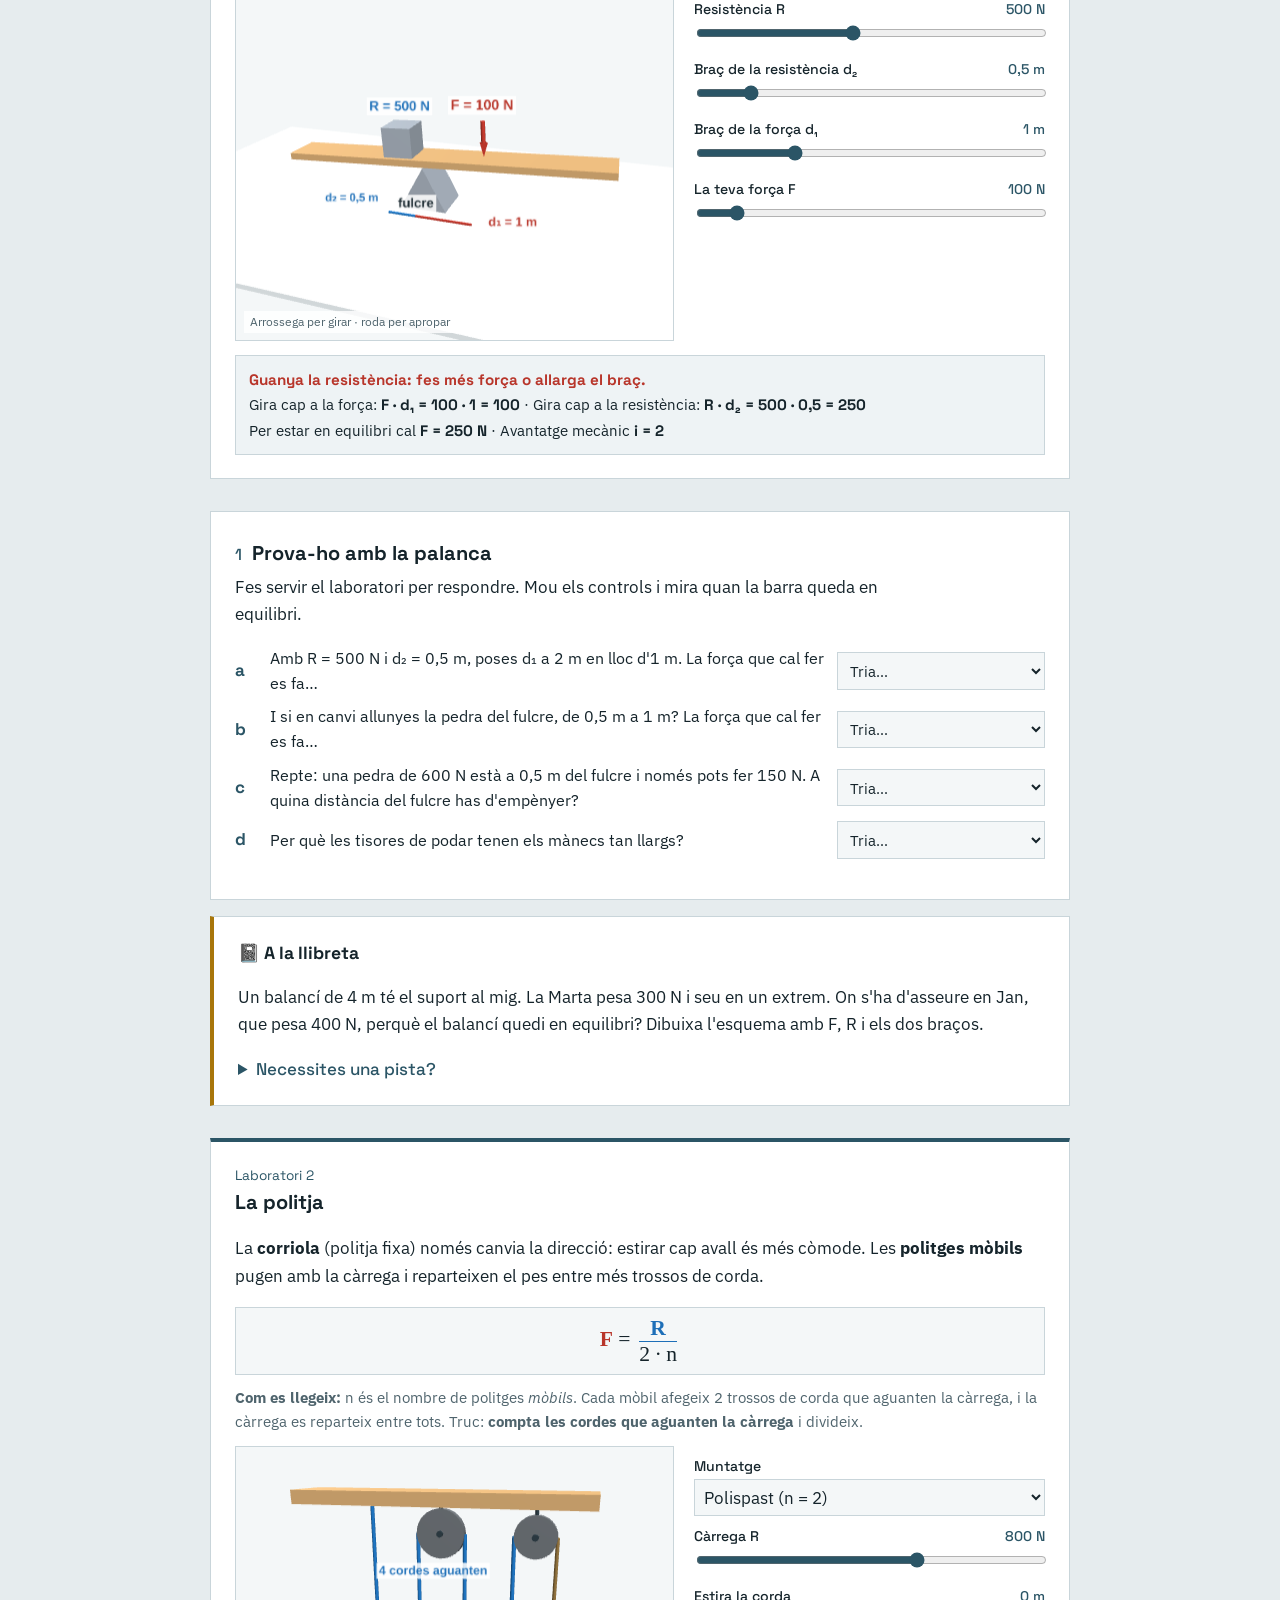
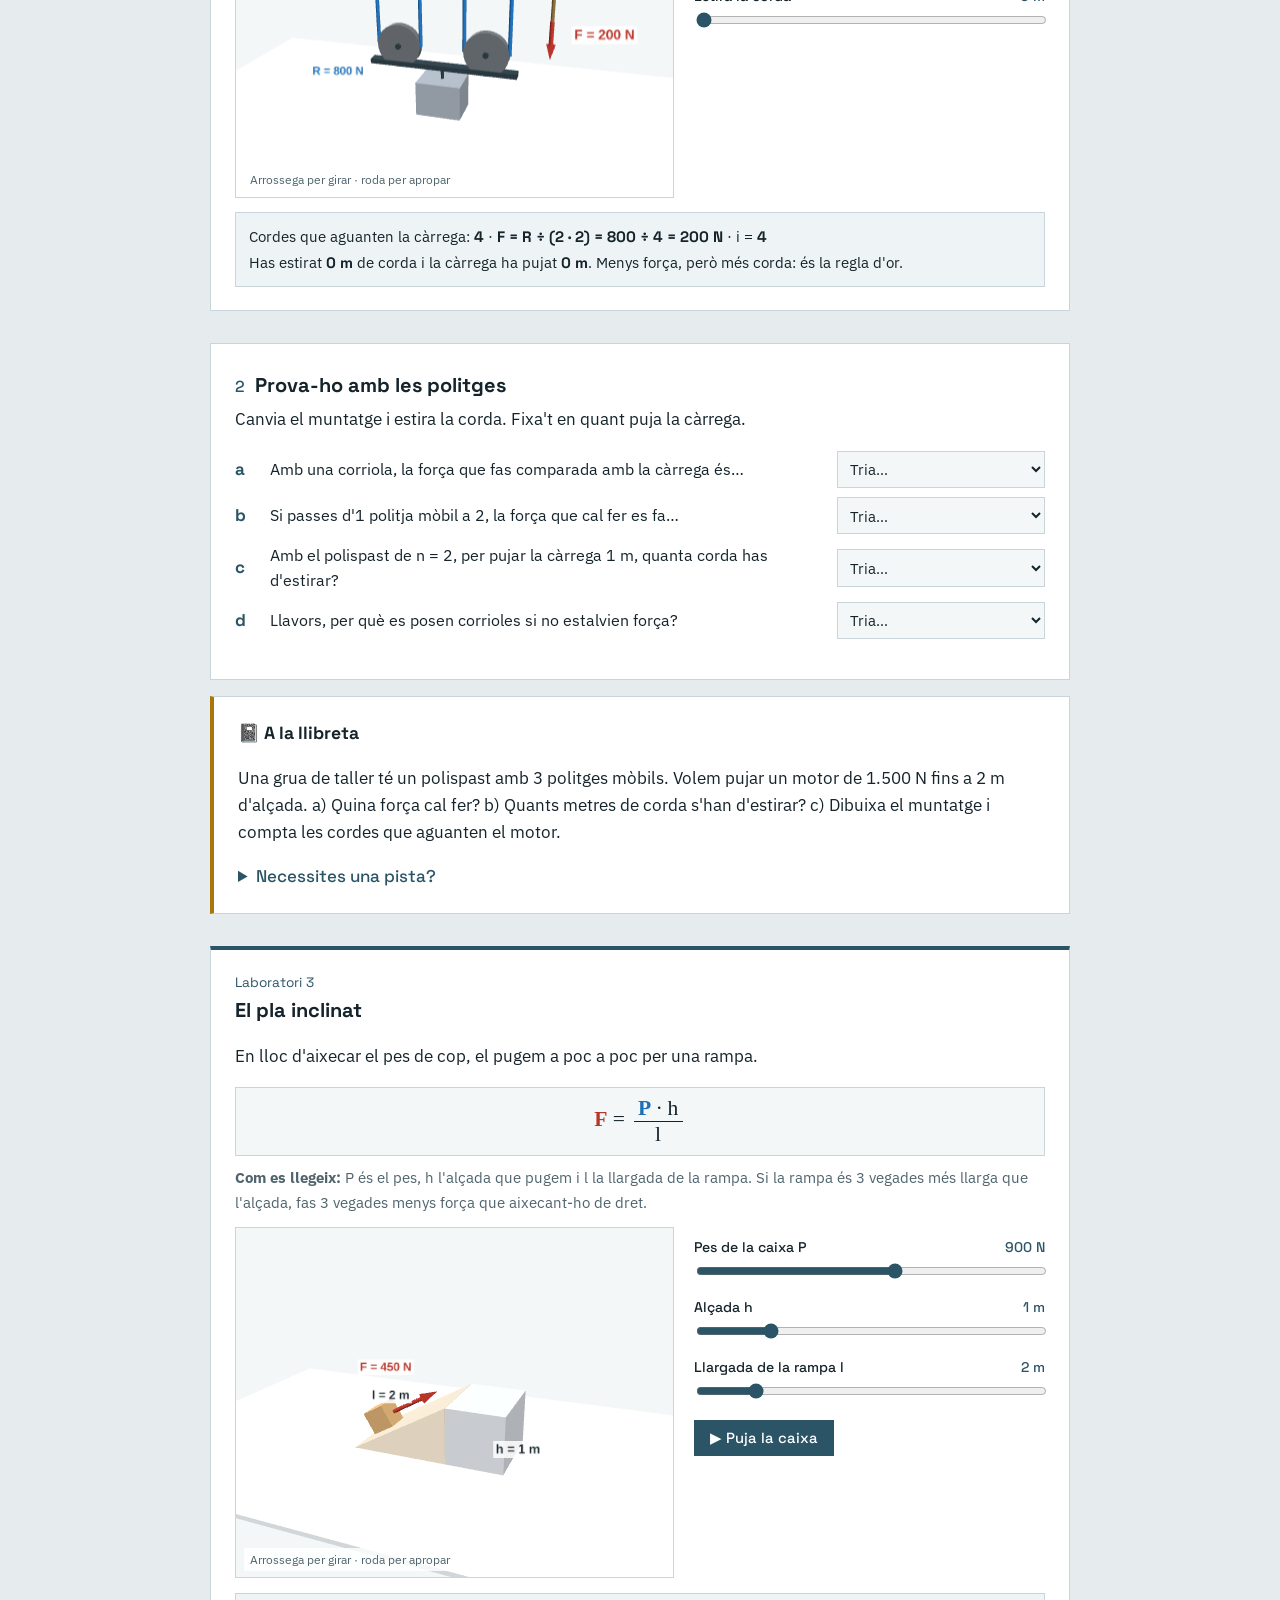
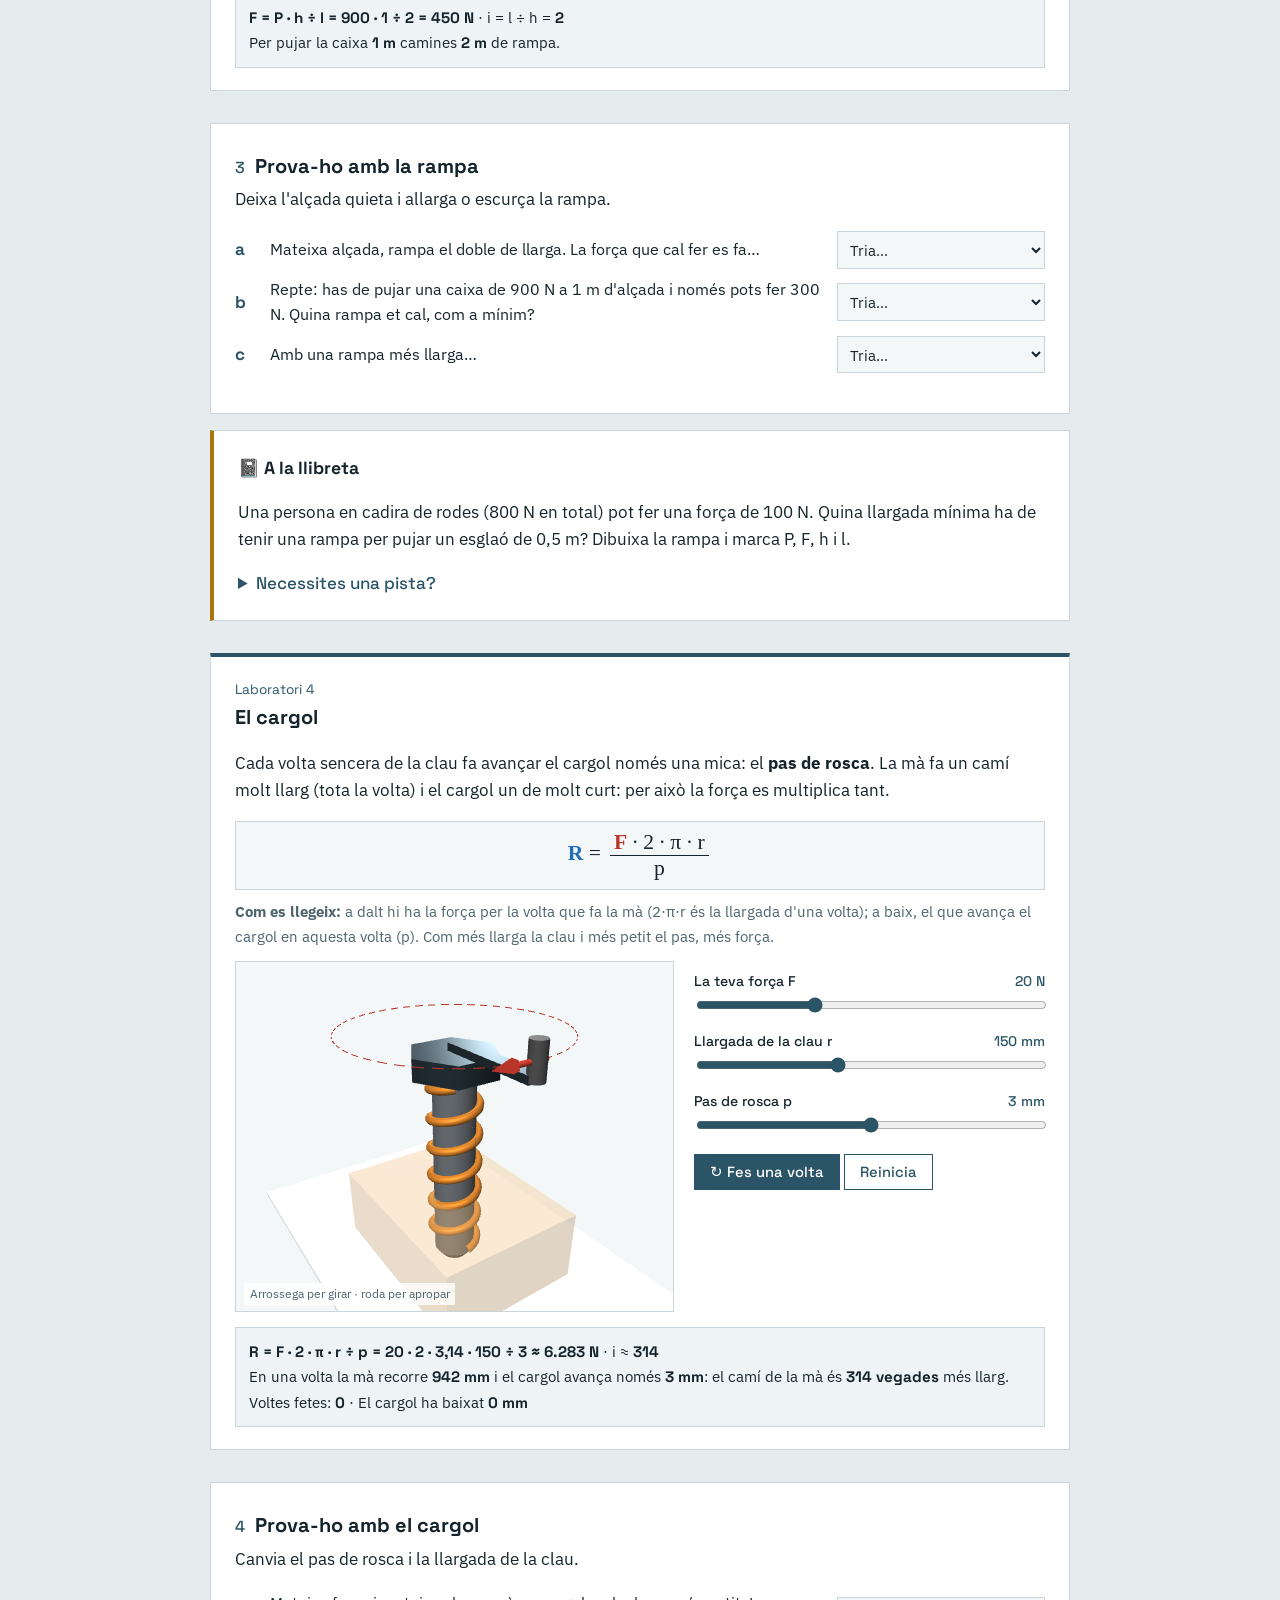
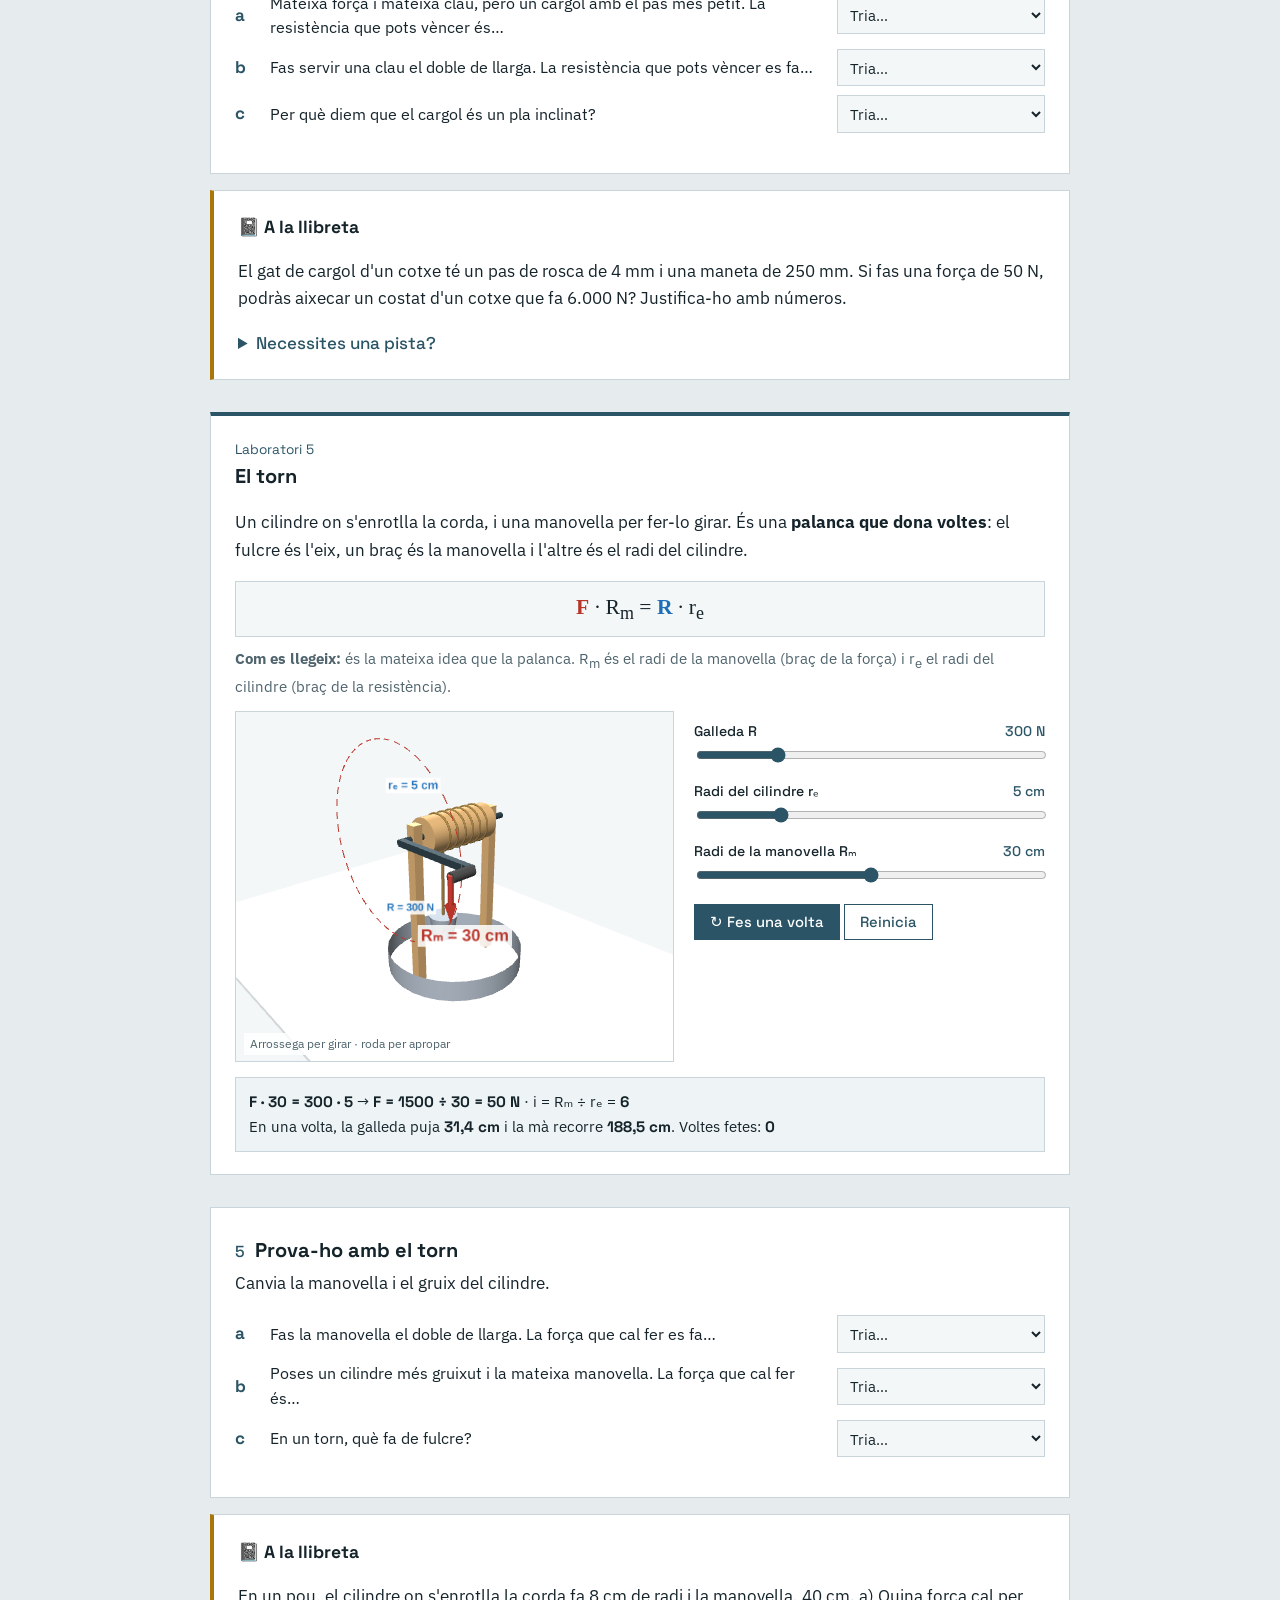
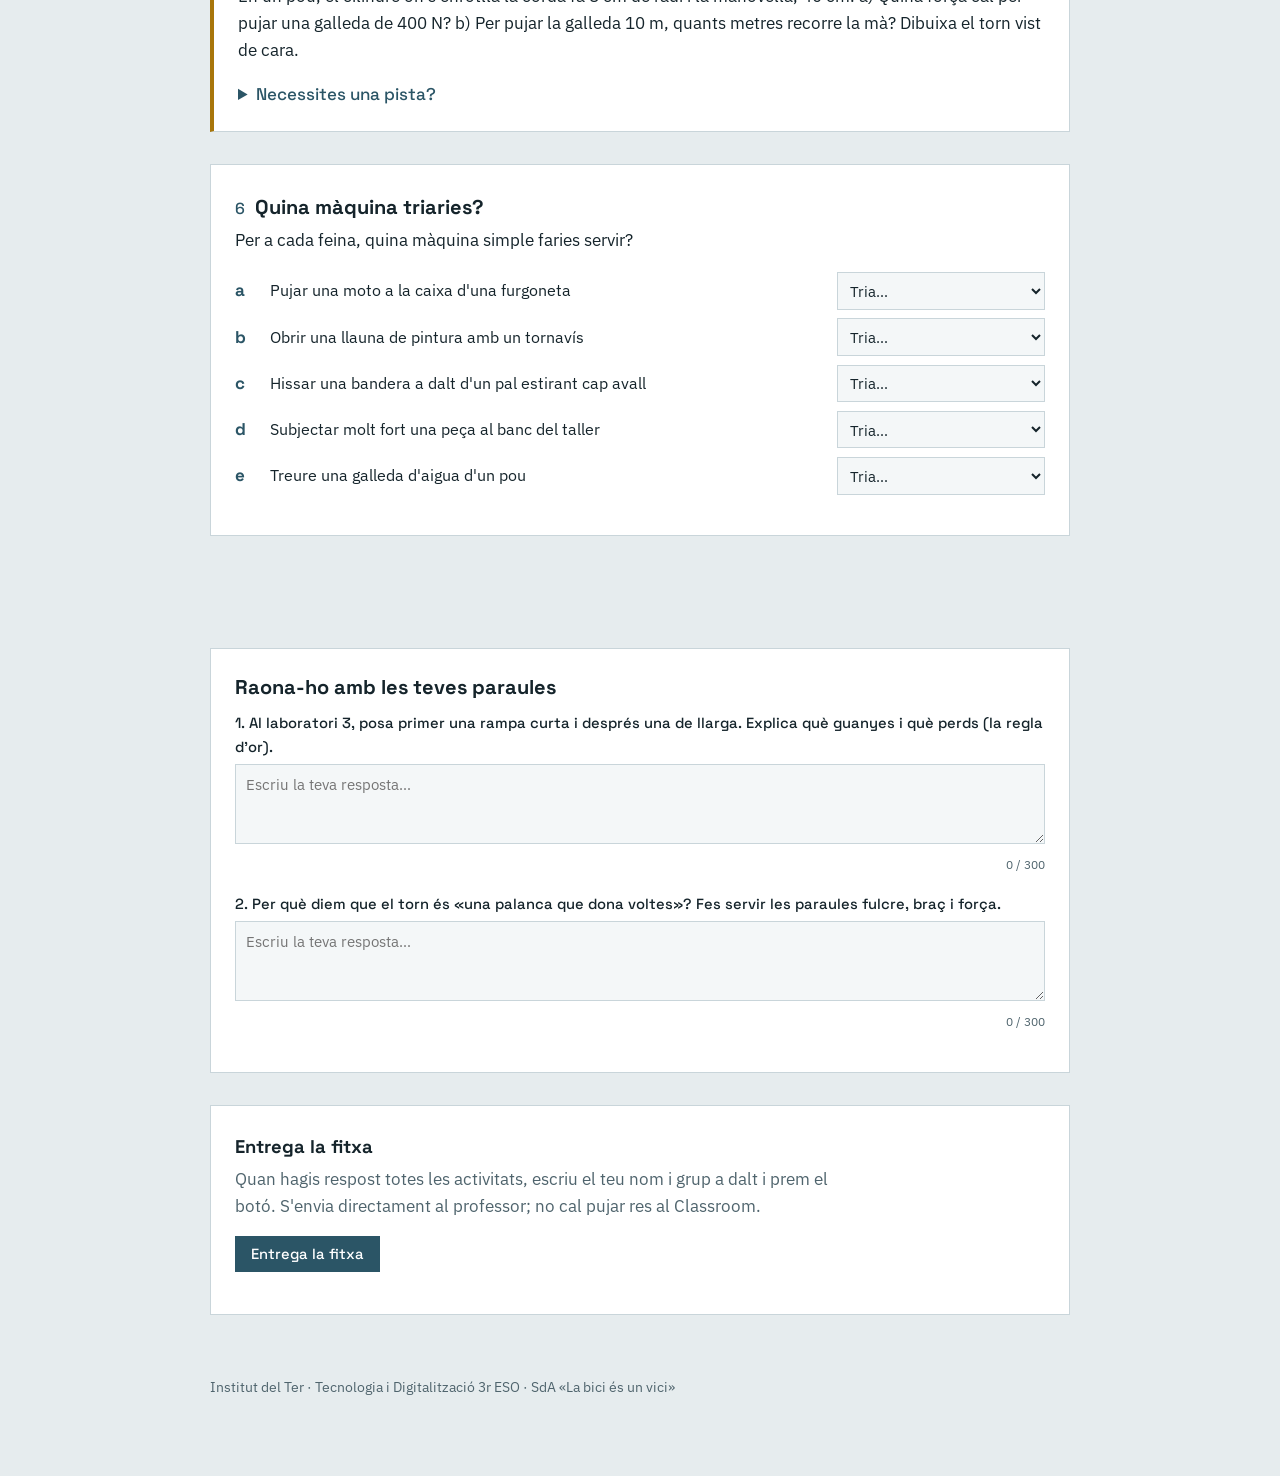
<file: s3-maquines-simples/index.html>
<!doctype html>
<html lang="ca">
  <head>
    <meta charset="utf-8" />
    <meta name="viewport" content="width=device-width, initial-scale=1" />
    <title>S3 · Màquines simples — Activitats</title>
    <link rel="preconnect" href="https://fonts.googleapis.com" />
    <link rel="preconnect" href="https://fonts.gstatic.com" crossorigin />
    <link
      href="https://fonts.googleapis.com/css2?family=Space+Grotesk:wght@500;700&family=IBM+Plex+Sans:ital,wght@0,400;0,600;1,400&display=swap"
      rel="stylesheet"
    />
    <link rel="stylesheet" href="../assets/estil.css" />
    <style>
      /* codi propi d'aquesta pàgina: recull inicial, laboratoris (simuladors) i raonament */
      :root {
        --forca: #b8352a;
        --resist: #1d6fb8;
        --fusta: #c9a06b;
      }
      .bloc {
        max-width: 900px;
        margin: 2rem auto 0;
        padding: 0 1.25rem;
      }
      .capsa {
        background: var(--surface);
        border: 1px solid var(--rule);
        padding: 1.4rem 1.5rem;
      }
      .capsa h2 {
        font-family: var(--display);
        font-weight: 700;
        font-size: 1.25rem;
        margin: 0 0 0.6rem;
      }
      .capsa h3 {
        font-family: var(--display);
        font-weight: 500;
        font-size: 1rem;
        color: var(--steel);
        margin: 1.1rem 0 0.3rem;
      }
      .duo {
        display: grid;
        grid-template-columns: 1fr 1fr;
        gap: 0.8rem;
        margin: 0.6rem 0;
      }
      .duo > div {
        border: 1px solid var(--rule);
        padding: 0.6rem 0.8rem;
        background: #f4f7f8;
      }
      .f { color: var(--forca); font-weight: 600; }
      .r { color: var(--resist); font-weight: 600; }
      .formula {
        font-family: "Cambria Math", "STIX Two Math", Georgia, serif;
        font-size: 1.35rem;
        text-align: center;
        margin: 0.6rem 0;
        padding: 0.5rem;
        background: #f4f7f8;
        border: 1px solid var(--rule);
      }
      .frac { display: inline-flex; flex-direction: column; vertical-align: middle; text-align: center; margin: 0 .15em; }
      .frac > span:first-child { border-bottom: 1.5px solid currentColor; padding: 0 .2em; }
      .frac > span { line-height: 1.15; }
      .regla {
        border-left: 4px solid var(--cisallament);
        background: #fbf5e6;
        padding: 0.6rem 0.9rem;
        margin: 0.8rem 0;
      }
      .lab {
        border-top: 4px solid var(--steel);
      }
      .lab .nom {
        font-family: var(--display);
        font-size: 0.85rem;
        color: var(--steel);
        margin: 0;
      }
      .lab-graella {
        display: grid;
        grid-template-columns: minmax(0, 1.25fr) minmax(0, 1fr);
        gap: 1.2rem;
        align-items: start;
        margin-top: 0.8rem;
      }
      .lab svg {
        width: 100%;
        height: auto;
        background: #f4f7f8;
        border: 1px solid var(--rule);
        display: block;
      }
      .controls label {
        display: block;
        font-family: var(--display);
        font-weight: 500;
        font-size: 0.88rem;
        margin: 0.55rem 0 0.1rem;
      }
      .controls label output { float: right; color: var(--steel); }
      .controls input[type="range"] { width: 100%; accent-color: var(--steel); }
      .controls select {
        width: 100%;
        font: inherit;
        padding: 0.35rem;
        border: 1px solid var(--rule);
      }
      .lectura {
        margin-top: 0.9rem;
        padding: 0.7rem 0.8rem;
        background: #eef3f5;
        border: 1px solid var(--rule);
        font-size: 0.95rem;
      }
      .lectura b { font-family: var(--display); }
      .estat { font-family: var(--display); font-weight: 700; }
      .estat.ok { color: var(--ok); }
      .estat.ko { color: var(--ko); }
      .llegir {
        font-size: 0.95rem;
        color: var(--ink-soft);
        margin: 0.3rem 0 0;
      }
      .raonament label {
        display: block;
        font-family: var(--display);
        font-weight: 500;
        font-size: 0.92rem;
        margin: 0 0 0.3rem;
      }
      .raonament textarea {
        font-family: var(--text);
        font-size: 0.95rem;
        color: var(--ink);
        background: #f4f7f8;
        border: 1px solid var(--rule);
        padding: 0.55rem 0.6rem;
        width: 100%;
        resize: vertical;
      }
      .raonament .pregunta { margin-bottom: 1.1rem; }
      .raonament .compt { font-size: 0.78rem; color: var(--ink-soft); text-align: right; display: block; margin-top: .2rem; }
      .pista { font-size: .9rem; color: var(--ink-soft); margin: .2rem 0 .8rem; }
      .escena3d {
        position: relative;
        background: #f4f7f8;
        border: 1px solid var(--rule);
        aspect-ratio: 4 / 3.2;
      }
      .escena3d canvas { width: 100% !important; height: 100% !important; display: block; touch-action: none; cursor: grab; }
      .pista3d { position: absolute; left: .5rem; bottom: .4rem; font-size: .75rem; color: var(--ink-soft); background: rgba(255,255,255,.8); padding: .1rem .35rem; pointer-events: none; }
      .no3d { margin: 0; padding: 1rem; color: var(--ink-soft); font-size: .9rem; }
      .problema { border-left: 4px solid var(--cisallament); }
      .problema h2 { font-size: 1.1rem; }
      .problema details { margin-top: .6rem; }
      .problema summary { cursor: pointer; font-family: var(--display); font-weight: 500; color: var(--steel); }
      .problema details p { margin: .4rem 0 0; padding: .5rem .7rem; background: #fbf5e6; }
      .problema .solucio { display: block; margin-top: .7rem; }
      @media (max-width: 720px) {
        .lab-graella, .duo { grid-template-columns: 1fr; }
      }
    </style>
  </head>
  <body>
    <div class="barra">
      <div class="barra-int">
        <span class="xip"><i style="background: var(--forca)"></i>F · força</span>
        <span class="xip"><i style="background: var(--resist)"></i>R · resistència</span>
        <span class="marcador" id="marcador" aria-live="polite">0 de 6 activitats resoltes</span>
      </div>
    </div>

    <header class="portada">
      <p class="sessio">Sessió 3 · Tecnologia i Digitalització · 3r ESO</p>
      <h1>Juguem amb les màquines simples</h1>
      <p class="entradeta">
        Ja coneixeu les cinc màquines i les seves fórmules. Avui les fareu
        funcionar: a cada laboratori podeu moure els números i veure què passa.
        Les preguntes no es responen copiant la fórmula, sinó <strong>provant</strong>. Després de cada màquina hi ha un problema per resoldre <strong>a la llibreta</strong>.
      </p>
    </header>

    <section class="identificacio">
      <div class="id-caixa">
        <div class="id-camp">
          <label for="camp-nom">Nom i cognoms</label>
          <input type="text" id="camp-nom" autocomplete="name" placeholder="Escriu el teu nom" />
        </div>
        <div class="id-camp">
          <label for="camp-grup">Grup</label>
          <select id="camp-grup">
            <option value="">Tria el grup…</option>
            <option value="3r ESO A">3r ESO A</option>
            <option value="3r ESO B">3r ESO B</option>
            <option value="3r ESO C">3r ESO C</option>
          </select>
        </div>
      </div>
    </section>

    <!-- ============ RECULL INICIAL ============ -->
    <section class="bloc">
      <div class="capsa">
        <h2>Abans de jugar: el que val per a totes</h2>
        <p>
          Una <strong>màquina</strong> és un invent que ens ajuda a fer una feina.
          En diem <strong>simple</strong> quan fa la feina en un sol pas i té molt poques
          peces. Les màquines complexes (la bici, una grua, un cotxe) són combinacions de
          màquines simples.
        </p>
        <div class="duo">
          <div><span class="f">F · Força</span><br />L'empenta o l'estirada que fem nosaltres.</div>
          <div><span class="r">R · Resistència</span><br />El pes o l'obstacle que volem vèncer.</div>
        </div>
        <h3>L'avantatge mecànic: quantes vegades m'ajuda la màquina</h3>
        <div class="formula">i = <span class="frac"><span class="r">R</span><span class="f">F</span></span></div>
        <p class="llegir">Es llegeix: «quantes vegades la resistència és més gran que la meva força». Si i = 4, fent 100 N moc 400 N.</p>
        <div class="regla">
          <strong>La regla d'or.</strong> Cap màquina regala energia: <strong>el que guanyes en força
          ho pagues en camí</strong>. Si fas 4 vegades menys força, hauràs de recórrer 4 vegades més
          distància (més rampa, més corda, més voltes). Ho comprovaràs a tots els laboratoris.
        </div>
        <h3>Les cinc i per què es diuen així</h3>
        <ul>
          <li><strong>Palanca</strong> — una barra que «fa palanca»: es recolza en un punt (el <em>fulcre</em>) i gira.</li>
          <li><strong>Politja</strong> — una roda amb una canal per on passa una corda.</li>
          <li><strong>Pla inclinat</strong> — literalment un pla (una superfície plana) que no està horitzontal, sinó inclinat: una rampa.</li>
          <li><strong>Cargol</strong> — la rosca fa una espiral, com la closca d'un cargol. És un pla inclinat enrotllat.</li>
          <li><strong>Torn</strong> — un cilindre que dona voltes (torna, gira) amb una manovella. És una palanca que gira.</li>
        </ul>
      </div>
    </section>

    <main>
      <!-- ============ LAB 1 · PALANCA ============ -->
      <section class="bloc" style="padding:0;margin-top:2rem">
        <div class="capsa lab">
          <p class="nom">Laboratori 1</p>
          <h2>La palanca</h2>
          <p>Una barra rígida que gira sobre el <strong>fulcre</strong>. Cada força intenta fer girar la barra: com més lluny del fulcre està, més «fa girar».</p>
          <div class="formula"><span class="f">F</span> · d₁ = <span class="r">R</span> · d₂</div>
          <p class="llegir"><strong>Com es llegeix:</strong> el que fa girar cap a un costat (força × el seu braç) ha de ser igual al que fa girar cap a l'altre (resistència × el seu braç). Aleshores la barra queda en <em>equilibri</em>.</p>
          <div class="lab-graella">
            <div class="escena3d" id="e3-palanca"><span class="pista3d">Arrossega per girar · roda per apropar</span></div>
            <div class="controls">
              <label>Resistència R <output id="o-pR"></output></label>
              <input type="range" id="pR" min="100" max="1000" step="50" value="500" />
              <label>Braç de la resistència d₂ <output id="o-pd2"></output></label>
              <input type="range" id="pd2" min="0.25" max="2" step="0.25" value="0.5" />
              <label>Braç de la força d₁ <output id="o-pd1"></output></label>
              <input type="range" id="pd1" min="0.25" max="3" step="0.25" value="1" />
              <label>La teva força F <output id="o-pF"></output></label>
              <input type="range" id="pF" min="0" max="1000" step="5" value="100" />
            </div>
          </div>
          <div class="lectura" id="l-palanca"></div>
        </div>
      </section>

      <section class="activitat" data-activitat="a1">
        <h2><em>1</em> Prova-ho amb la palanca</h2>
        <p class="consigna">Fes servir el laboratori per respondre. Mou els controls i mira quan la barra queda en equilibri.</p>
        <ul class="respostes">
          <li>
            <span class="lletra">a</span><span class="enunciat">Amb R = 500 N i d₂ = 0,5 m, poses d₁ a 2 m en lloc d'1 m. La força que cal fer es fa…</span>
            <select data-c="TGEgbWVpdGF0" data-opcions="El doble|La meitat|Igual|El triple" aria-label="Palanca a"></select>
          </li>
          <li>
            <span class="lletra">b</span><span class="enunciat">I si en canvi allunyes la pedra del fulcre, de 0,5 m a 1 m? La força que cal fer es fa…</span>
            <select data-c="RWwgZG9ibGU=" data-opcions="El doble|La meitat|Igual|El triple" aria-label="Palanca b"></select>
          </li>
          <li>
            <span class="lletra">c</span><span class="enunciat">Repte: una pedra de 600 N està a 0,5 m del fulcre i només pots fer 150 N. A quina distància del fulcre has d'empènyer?</span>
            <select data-c="MiBt" data-opcions="0,5 m|1 m|1,5 m|2 m|3 m" aria-label="Palanca c"></select>
          </li>
          <li>
            <span class="lletra">d</span><span class="enunciat">Per què les tisores de podar tenen els mànecs tan llargs?</span>
            <select data-c="UGVyIGZlciBtZW55cyBmb3LDp2E=" data-opcions="Per fer menys força|Per tallar més ràpid|Perquè pesin menys|Per fer més força amb les mans" aria-label="Palanca d"></select>
          </li>
        </ul>
        <div class="accions">
          <button type="button" data-accio="comprova">Comprova</button>
          <button type="button" class="secundari" data-accio="solucio">Mostra la solució</button>
          <button type="button" class="secundari" data-accio="neteja">Torna-ho a provar</button>
          <span class="veredicte" aria-live="polite"></span>
        </div>
      </section>

      <section class="bloc" style="padding:0;margin-top:1rem">
        <div class="capsa problema">
          <h2>📓 A la llibreta</h2>
          <p>Un balancí de 4 m té el suport al mig. La Marta pesa 300 N i seu en un extrem. On s'ha d'asseure en Jan, que pesa 400 N, perquè el balancí quedi en equilibri? Dibuixa l'esquema amb F, R i els dos braços.</p>
          <details>
            <summary>Necessites una pista?</summary>
            <p>Cada costat del suport fa 2 m. Escriu la fórmula, posa-hi els números que saps i pensa quin número falta: aquí la incògnita és una distància, no una força.</p>
          </details>
          <div class="solucio" hidden data-sol="PHA+PHN0cm9uZz5Tb2x1Y2nDszo8L3N0cm9uZz4gTWFydGE6IDMwMCDCtyAyID0gNjAwLiBKYW46IDQwMCDCtyBkID0gNjAwIOKGkiBkID0gMSw1IG0gZGVsIHN1cG9ydC4gRWwgbcOpcyBwZXNhdCBzJ2Fzc2V1IG3DqXMgYSBwcm9wLjwvcD4="></div>
        </div>
      </section>

      <!-- ============ LAB 2 · POLITJA ============ -->
      <section class="bloc" style="padding:0;margin-top:2rem">
        <div class="capsa lab">
          <p class="nom">Laboratori 2</p>
          <h2>La politja</h2>
          <p>La <strong>corriola</strong> (politja fixa) només canvia la direcció: estirar cap avall és més còmode. Les <strong>politges mòbils</strong> pugen amb la càrrega i reparteixen el pes entre més trossos de corda.</p>
          <div class="formula"><span class="f">F</span> = <span class="frac"><span class="r">R</span><span>2 · n</span></span></div>
          <p class="llegir"><strong>Com es llegeix:</strong> n és el nombre de politges <em>mòbils</em>. Cada mòbil afegeix 2 trossos de corda que aguanten la càrrega, i la càrrega es reparteix entre tots. Truc: <strong>compta les cordes que aguanten la càrrega</strong> i divideix.</p>
          <div class="lab-graella">
            <div class="escena3d" id="e3-politja"><span class="pista3d">Arrossega per girar · roda per apropar</span></div>
            <div class="controls">
              <label for="tN">Muntatge</label>
              <select id="tN">
                <option value="0">Corriola (politja fixa)</option>
                <option value="1">Politja mòbil (n = 1)</option>
                <option value="2" selected>Polispast (n = 2)</option>
                <option value="3">Polispast (n = 3)</option>
              </select>
              <label>Càrrega R <output id="o-tR"></output></label>
              <input type="range" id="tR" min="100" max="1200" step="50" value="800" />
              <label>Estira la corda <output id="o-tC"></output></label>
              <input type="range" id="tC" min="0" max="4" step="0.25" value="0" />
            </div>
          </div>
          <div class="lectura" id="l-politja"></div>
        </div>
      </section>

      <section class="activitat" data-activitat="a2">
        <h2><em>2</em> Prova-ho amb les politges</h2>
        <p class="consigna">Canvia el muntatge i estira la corda. Fixa't en quant puja la càrrega.</p>
        <ul class="respostes">
          <li>
            <span class="lletra">a</span><span class="enunciat">Amb una corriola, la força que fas comparada amb la càrrega és…</span>
            <select data-c="SWd1YWw=" data-opcions="El doble|La meitat|Igual|La quarta part" aria-label="Politja a"></select>
          </li>
          <li>
            <span class="lletra">b</span><span class="enunciat">Si passes d'1 politja mòbil a 2, la força que cal fer es fa…</span>
            <select data-c="TGEgbWVpdGF0" data-opcions="El doble|La meitat|Igual|La quarta part" aria-label="Politja b"></select>
          </li>
          <li>
            <span class="lletra">c</span><span class="enunciat">Amb el polispast de n = 2, per pujar la càrrega 1 m, quanta corda has d'estirar?</span>
            <select data-c="NCBt" data-opcions="1 m|2 m|4 m|8 m" aria-label="Politja c"></select>
          </li>
          <li>
            <span class="lletra">d</span><span class="enunciat">Llavors, per què es posen corrioles si no estalvien força?</span>
            <select data-c="UGVyIGNhbnZpYXIgbGEgZGlyZWNjacOzIGRlIGxhIGZvcsOnYQ==" data-opcions="Per canviar la direcció de la força|Per fer menys força|Per pujar més ràpid|Perquè pesen menys" aria-label="Politja d"></select>
          </li>
        </ul>
        <div class="accions">
          <button type="button" data-accio="comprova">Comprova</button>
          <button type="button" class="secundari" data-accio="solucio">Mostra la solució</button>
          <button type="button" class="secundari" data-accio="neteja">Torna-ho a provar</button>
          <span class="veredicte" aria-live="polite"></span>
        </div>
      </section>

      <section class="bloc" style="padding:0;margin-top:1rem">
        <div class="capsa problema">
          <h2>📓 A la llibreta</h2>
          <p>Una grua de taller té un polispast amb 3 politges mòbils. Volem pujar un motor de 1.500 N fins a 2 m d'alçada. a) Quina força cal fer? b) Quants metres de corda s'han d'estirar? c) Dibuixa el muntatge i compta les cordes que aguanten el motor.</p>
          <details>
            <summary>Necessites una pista?</summary>
            <p>Cada politja mòbil afegeix 2 cordes que aguanten. Per a la b), recorda la regla d'or: si fas X vegades menys força, has d'estirar X vegades més corda.</p>
          </details>
          <div class="solucio" hidden data-sol="PHA+PHN0cm9uZz5Tb2x1Y2nDszo8L3N0cm9uZz4gYSkgRiA9IDEuNTAwIMO3ICgyIMK3IDMpID0gMjUwIE4uIGIpIDYgY29yZGVzIOKGkiA2IMK3IDIgPSAxMiBtLiBjKSA2IHRyb3Nzb3MgZGUgY29yZGEgYWd1YW50ZW4gZWwgbW90b3IuPC9wPg=="></div>
        </div>
      </section>

      <!-- ============ LAB 3 · PLA INCLINAT ============ -->
      <section class="bloc" style="padding:0;margin-top:2rem">
        <div class="capsa lab">
          <p class="nom">Laboratori 3</p>
          <h2>El pla inclinat</h2>
          <p>En lloc d'aixecar el pes de cop, el pugem a poc a poc per una rampa.</p>
          <div class="formula"><span class="f">F</span> = <span class="frac"><span><span class="r">P</span> · h</span><span>l</span></span></div>
          <p class="llegir"><strong>Com es llegeix:</strong> P és el pes, h l'alçada que pugem i l la llargada de la rampa. Si la rampa és 3 vegades més llarga que l'alçada, fas 3 vegades menys força que aixecant-ho de dret.</p>
          <div class="lab-graella">
            <div class="escena3d" id="e3-pla"><span class="pista3d">Arrossega per girar · roda per apropar</span></div>
            <div class="controls">
              <label>Pes de la caixa P <output id="o-lP"></output></label>
              <input type="range" id="lP" min="100" max="1500" step="50" value="900" />
              <label>Alçada h <output id="o-lh"></output></label>
              <input type="range" id="lh" min="0.5" max="3" step="0.25" value="1" />
              <label>Llargada de la rampa l <output id="o-ll"></output></label>
              <input type="range" id="ll" min="0.5" max="10" step="0.25" value="2" />
              <button type="button" id="b-pla" style="margin-top:.8rem">▶ Puja la caixa</button>
            </div>
          </div>
          <div class="lectura" id="l-pla"></div>
        </div>
      </section>

      <section class="activitat" data-activitat="a3">
        <h2><em>3</em> Prova-ho amb la rampa</h2>
        <p class="consigna">Deixa l'alçada quieta i allarga o escurça la rampa.</p>
        <ul class="respostes">
          <li>
            <span class="lletra">a</span><span class="enunciat">Mateixa alçada, rampa el doble de llarga. La força que cal fer es fa…</span>
            <select data-c="TGEgbWVpdGF0" data-opcions="El doble|La meitat|Igual|El triple" aria-label="Pla a"></select>
          </li>
          <li>
            <span class="lletra">b</span><span class="enunciat">Repte: has de pujar una caixa de 900 N a 1 m d'alçada i només pots fer 300 N. Quina rampa et cal, com a mínim?</span>
            <select data-c="MyBt" data-opcions="1 m|2 m|3 m|9 m" aria-label="Pla b"></select>
          </li>
          <li>
            <span class="lletra">c</span><span class="enunciat">Amb una rampa més llarga…</span>
            <select data-c="R3VhbnlvIGZvcsOnYSBpIHBlcmRvIGNhbcOt" data-opcions="Guanyo força i perdo camí|Guanyo camí i perdo força|Ho guanyo tot|No canvia res" aria-label="Pla c"></select>
          </li>
        </ul>
        <div class="accions">
          <button type="button" data-accio="comprova">Comprova</button>
          <button type="button" class="secundari" data-accio="solucio">Mostra la solució</button>
          <button type="button" class="secundari" data-accio="neteja">Torna-ho a provar</button>
          <span class="veredicte" aria-live="polite"></span>
        </div>
      </section>

      <section class="bloc" style="padding:0;margin-top:1rem">
        <div class="capsa problema">
          <h2>📓 A la llibreta</h2>
          <p>Una persona en cadira de rodes (800 N en total) pot fer una força de 100 N. Quina llargada mínima ha de tenir una rampa per pujar un esglaó de 0,5 m? Dibuixa la rampa i marca P, F, h i l.</p>
          <details>
            <summary>Necessites una pista?</summary>
            <p>Ara la incògnita és la l. Posa els números a F = P · h ÷ l i pregunta't: quin número fa que 800 · 0,5 dividit per ell doni 100?</p>
          </details>
          <div class="solucio" hidden data-sol="PHA+PHN0cm9uZz5Tb2x1Y2nDszo8L3N0cm9uZz4gMTAwID0gODAwIMK3IDAsNSDDtyBsIOKGkiAxMDAgPSA0MDAgw7cgbCDihpIgbCA9IDQgbSAoY29tIGEgbcOtbmltKS48L3A+"></div>
        </div>
      </section>

      <!-- ============ LAB 4 · CARGOL ============ -->
      <section class="bloc" style="padding:0;margin-top:2rem">
        <div class="capsa lab">
          <p class="nom">Laboratori 4</p>
          <h2>El cargol</h2>
          <p>Cada volta sencera de la clau fa avançar el cargol només una mica: el <strong>pas de rosca</strong>. La mà fa un camí molt llarg (tota la volta) i el cargol un de molt curt: per això la força es multiplica tant.</p>
          <div class="formula"><span class="r">R</span> = <span class="frac"><span><span class="f">F</span> · 2 · π · r</span><span>p</span></span></div>
          <p class="llegir"><strong>Com es llegeix:</strong> a dalt hi ha la força per la volta que fa la mà (2·π·r és la llargada d'una volta); a baix, el que avança el cargol en aquesta volta (p). Com més llarga la clau i més petit el pas, més força.</p>
          <div class="lab-graella">
            <div class="escena3d" id="e3-cargol"><span class="pista3d">Arrossega per girar · roda per apropar</span></div>
            <div class="controls">
              <label>La teva força F <output id="o-cF"></output></label>
              <input type="range" id="cF" min="5" max="50" step="5" value="20" />
              <label>Llargada de la clau r <output id="o-cr"></output></label>
              <input type="range" id="cr" min="50" max="300" step="25" value="150" />
              <label>Pas de rosca p <output id="o-cp"></output></label>
              <input type="range" id="cp" min="1" max="5" step="0.5" value="3" />
              <button type="button" id="b-cargol" style="margin-top:.8rem">↻ Fes una volta</button>
              <button type="button" class="secundari" id="b-cargol-0">Reinicia</button>
            </div>
          </div>
          <div class="lectura" id="l-cargol"></div>
        </div>
      </section>

      <section class="activitat" data-activitat="a4">
        <h2><em>4</em> Prova-ho amb el cargol</h2>
        <p class="consigna">Canvia el pas de rosca i la llargada de la clau.</p>
        <ul class="respostes">
          <li>
            <span class="lletra">a</span><span class="enunciat">Mateixa força i mateixa clau, però un cargol amb el pas més petit. La resistència que pots vèncer és…</span>
            <select data-c="TcOpcyBncmFu" data-opcions="Més gran|Més petita|Igual" aria-label="Cargol a"></select>
          </li>
          <li>
            <span class="lletra">b</span><span class="enunciat">Fas servir una clau el doble de llarga. La resistència que pots vèncer es fa…</span>
            <select data-c="RWwgZG9ibGU=" data-opcions="El doble|La meitat|Igual|El triple" aria-label="Cargol b"></select>
          </li>
          <li>
            <span class="lletra">c</span><span class="enunciat">Per què diem que el cargol és un pla inclinat?</span>
            <select data-c="UGVycXXDqCBsYSByb3NjYSDDqXMgdW5hIHJhbXBhIGVucm90bGxhZGE=" data-opcions="Perquè la rosca és una rampa enrotllada|Perquè està inclinat quan el colles|Perquè és punxegut|Perquè gira" aria-label="Cargol c"></select>
          </li>
        </ul>
        <div class="accions">
          <button type="button" data-accio="comprova">Comprova</button>
          <button type="button" class="secundari" data-accio="solucio">Mostra la solució</button>
          <button type="button" class="secundari" data-accio="neteja">Torna-ho a provar</button>
          <span class="veredicte" aria-live="polite"></span>
        </div>
      </section>

      <section class="bloc" style="padding:0;margin-top:1rem">
        <div class="capsa problema">
          <h2>📓 A la llibreta</h2>
          <p>El gat de cargol d'un cotxe té un pas de rosca de 4 mm i una maneta de 250 mm. Si fas una força de 50 N, podràs aixecar un costat d'un cotxe que fa 6.000 N? Justifica-ho amb números.</p>
          <details>
            <summary>Necessites una pista?</summary>
            <p>Calcula la R que pots vèncer amb la fórmula del cargol (π ≈ 3,14) i compara-la amb els 6.000 N del cotxe.</p>
          </details>
          <div class="solucio" hidden data-sol="PHA+PHN0cm9uZz5Tb2x1Y2nDszo8L3N0cm9uZz4gUiA9IDUwIMK3IDIgwrcgMywxNCDCtyAyNTAgw7cgNCA9IDE5LjYyNSBOLiBTw606IMOpcyBtw6lzIGRlIHRyZXMgdmVnYWRlcyBlbCBxdWUgY2FsLjwvcD4="></div>
        </div>
      </section>

      <!-- ============ LAB 5 · TORN ============ -->
      <section class="bloc" style="padding:0;margin-top:2rem">
        <div class="capsa lab">
          <p class="nom">Laboratori 5</p>
          <h2>El torn</h2>
          <p>Un cilindre on s'enrotlla la corda, i una manovella per fer-lo girar. És una <strong>palanca que dona voltes</strong>: el fulcre és l'eix, un braç és la manovella i l'altre és el radi del cilindre.</p>
          <div class="formula"><span class="f">F</span> · R<sub>m</sub> = <span class="r">R</span> · r<sub>e</sub></div>
          <p class="llegir"><strong>Com es llegeix:</strong> és la mateixa idea que la palanca. R<sub>m</sub> és el radi de la manovella (braç de la força) i r<sub>e</sub> el radi del cilindre (braç de la resistència).</p>
          <div class="lab-graella">
            <div class="escena3d" id="e3-torn"><span class="pista3d">Arrossega per girar · roda per apropar</span></div>
            <div class="controls">
              <label>Galleda R <output id="o-nR"></output></label>
              <input type="range" id="nR" min="100" max="1000" step="50" value="300" />
              <label>Radi del cilindre rₑ <output id="o-nre"></output></label>
              <input type="range" id="nre" min="2" max="15" step="1" value="5" />
              <label>Radi de la manovella Rₘ <output id="o-nRm"></output></label>
              <input type="range" id="nRm" min="10" max="50" step="5" value="30" />
              <button type="button" id="b-torn" style="margin-top:.8rem">↻ Fes una volta</button>
              <button type="button" class="secundari" id="b-torn-0">Reinicia</button>
            </div>
          </div>
          <div class="lectura" id="l-torn"></div>
        </div>
      </section>

      <section class="activitat" data-activitat="a5">
        <h2><em>5</em> Prova-ho amb el torn</h2>
        <p class="consigna">Canvia la manovella i el gruix del cilindre.</p>
        <ul class="respostes">
          <li>
            <span class="lletra">a</span><span class="enunciat">Fas la manovella el doble de llarga. La força que cal fer es fa…</span>
            <select data-c="TGEgbWVpdGF0" data-opcions="El doble|La meitat|Igual|El triple" aria-label="Torn a"></select>
          </li>
          <li>
            <span class="lletra">b</span><span class="enunciat">Poses un cilindre més gruixut i la mateixa manovella. La força que cal fer és…</span>
            <select data-c="TcOpcyBncmFu" data-opcions="Més gran|Més petita|Igual" aria-label="Torn b"></select>
          </li>
          <li>
            <span class="lletra">c</span><span class="enunciat">En un torn, què fa de fulcre?</span>
            <select data-c="TCdlaXg=" data-opcions="L'eix|La manovella|La corda|La galleda" aria-label="Torn c"></select>
          </li>
        </ul>
        <div class="accions">
          <button type="button" data-accio="comprova">Comprova</button>
          <button type="button" class="secundari" data-accio="solucio">Mostra la solució</button>
          <button type="button" class="secundari" data-accio="neteja">Torna-ho a provar</button>
          <span class="veredicte" aria-live="polite"></span>
        </div>
      </section>

      <section class="bloc" style="padding:0;margin-top:1rem">
        <div class="capsa problema">
          <h2>📓 A la llibreta</h2>
          <p>En un pou, el cilindre on s'enrotlla la corda fa 8 cm de radi i la manovella, 40 cm. a) Quina força cal per pujar una galleda de 400 N? b) Per pujar la galleda 10 m, quants metres recorre la mà? Dibuixa el torn vist de cara.</p>
          <details>
            <summary>Necessites una pista?</summary>
            <p>Per a la b): la mà recorre tantes vegades més camí com vegades més llarga és la manovella que el radi del cilindre.</p>
          </details>
          <div class="solucio" hidden data-sol="PHA+PHN0cm9uZz5Tb2x1Y2nDszo8L3N0cm9uZz4gYSkgRiDCtyA0MCA9IDQwMCDCtyA4IOKGkiBGID0gODAgTi4gYikgaSA9IDQwIMO3IDggPSA1IOKGkiBsYSBtw6AgcmVjb3JyZSA1IMK3IDEwID0gNTAgbS48L3A+"></div>
        </div>
      </section>

      <!-- ============ 6 ============ -->
      <section class="activitat" data-activitat="a6">
        <h2><em>6</em> Quina màquina triaries?</h2>
        <p class="consigna">Per a cada feina, quina màquina simple faries servir?</p>
        <ul class="respostes">
          <li><span class="lletra">a</span><span class="enunciat">Pujar una moto a la caixa d'una furgoneta</span>
            <select data-c="UGxhIGluY2xpbmF0" data-opcions="Palanca|Politja|Pla inclinat|Cargol|Torn" aria-label="Feina a"></select></li>
          <li><span class="lletra">b</span><span class="enunciat">Obrir una llauna de pintura amb un tornavís</span>
            <select data-c="UGFsYW5jYQ==" data-opcions="Palanca|Politja|Pla inclinat|Cargol|Torn" aria-label="Feina b"></select></li>
          <li><span class="lletra">c</span><span class="enunciat">Hissar una bandera a dalt d'un pal estirant cap avall</span>
            <select data-c="UG9saXRqYQ==" data-opcions="Palanca|Politja|Pla inclinat|Cargol|Torn" aria-label="Feina c"></select></li>
          <li><span class="lletra">d</span><span class="enunciat">Subjectar molt fort una peça al banc del taller</span>
            <select data-c="Q2FyZ29s" data-opcions="Palanca|Politja|Pla inclinat|Cargol|Torn" aria-label="Feina d"></select></li>
          <li><span class="lletra">e</span><span class="enunciat">Treure una galleda d'aigua d'un pou</span>
            <select data-c="VG9ybg==" data-opcions="Palanca|Politja|Pla inclinat|Cargol|Torn" aria-label="Feina e"></select></li>
        </ul>
        <div class="accions">
          <button type="button" data-accio="comprova">Comprova</button>
          <button type="button" class="secundari" data-accio="solucio">Mostra la solució</button>
          <button type="button" class="secundari" data-accio="neteja">Torna-ho a provar</button>
          <span class="veredicte" aria-live="polite"></span>
        </div>
      </section>
    </main>

    <!-- Raonament: fora del motor de correcció — s'entrega a part, a la seva pròpia pestanya -->
    <section class="bloc raonament">
      <div class="capsa">
        <h2>Raona-ho amb les teves paraules</h2>
        <div class="pregunta">
          <label for="raon-1">1. Al laboratori 3, posa primer una rampa curta i després una de llarga. Explica què guanyes i què perds (la regla d'or).</label>
          <textarea id="raon-1" rows="3" maxlength="300" placeholder="Escriu la teva resposta…"></textarea>
          <span class="compt" data-per="raon-1">0 / 300</span>
        </div>
        <div class="pregunta">
          <label for="raon-2">2. Per què diem que el torn és «una palanca que dona voltes»? Fes servir les paraules fulcre, braç i força.</label>
          <textarea id="raon-2" rows="3" maxlength="300" placeholder="Escriu la teva resposta…"></textarea>
          <span class="compt" data-per="raon-2">0 / 300</span>
        </div>
      </div>
    </section>

    <section class="entrega">
      <div class="entrega-caixa">
        <h2>Entrega la fitxa</h2>
        <p>Quan hagis respost totes les activitats, escriu el teu nom i grup a dalt i prem el botó. S'envia directament al professor; no cal pujar res al Classroom.</p>
        <button type="button" id="btn-entrega">Entrega la fitxa</button>
        <p class="estat-entrega" id="estat-entrega" aria-live="polite"></p>
      </div>
    </section>

    <footer>
      <p>Institut del Ter · Tecnologia i Digitalització 3r ESO · SdA «La bici és un vici»</p>
    </footer>

    <script src="../assets/motor-fitxa.js"></script>
    <script src="../assets/three.min.js"></script>
    <script>
      // Mateixa URL que S1 i S2: és el mateix full de càlcul.
      const SCRIPT_URL =
        "https://script.google.com/macros/s/AKfycbxXcgmuqEghVayqajZL-sYY8dNcPXuKbjXQNXoA90HjE0QE2t3mq_EcvKa7Gk40RCBxBA/exec";
      FitxaEngine.init({
        scriptUrl: SCRIPT_URL,
        activitat: "S3 Màquines simples",
        ambSolucions: false,
        comprovaDespresEntrega: true,
        opcions: [],
        titols: {
          a1: "1 Palanca",
          a2: "2 Politja",
          a3: "3 Pla inclinat",
          a4: "4 Cargol",
          a5: "5 Torn",
          a6: "6 Quina màquina",
        },
      });

      // codi propi: entrega separada dels raonaments (segona pestanya al mateix full)
      const btnEntrega = document.getElementById("btn-entrega");
      if (btnEntrega) {
        btnEntrega.addEventListener("click", () => {
          const nom = document.getElementById("camp-nom").value.trim();
          const grup = document.getElementById("camp-grup").value;
          if (!nom || !grup) return;
          if (!SCRIPT_URL || SCRIPT_URL.includes("ENGANXA_AQUI")) return;
          const dades = new URLSearchParams({
            sessio: "S3 Màquines simples — Raonaments",
            nom,
            grup,
            resposta_1: document.getElementById("raon-1").value.trim(),
            resposta_2: document.getElementById("raon-2").value.trim(),
          });
          fetch(SCRIPT_URL, { method: "POST", mode: "no-cors", body: dades });
        });
      }
      document.querySelectorAll(".compt[data-per]").forEach((c) => {
        const t = document.getElementById(c.dataset.per);
        t.addEventListener("input", () => { c.textContent = t.value.length + " / " + t.maxLength; });
      });

    </script>
    <script>
      // codi propi: mostra la solució dels problemes de llibreta. A la fitxa de l'alumnat el motor
      // ja les ha esborrades del tot (ambSolucions: false), així que això només té efecte a solucions.html.
      {
        document.querySelectorAll(".problema .solucio[data-sol]").forEach((d) => {
          d.innerHTML = decodeURIComponent(escape(atob(d.dataset.sol)));
          d.hidden = false;
        });
      }
    </script>
    <script src="laboratoris-3d.js"></script>
  </body>
</html>
</file>
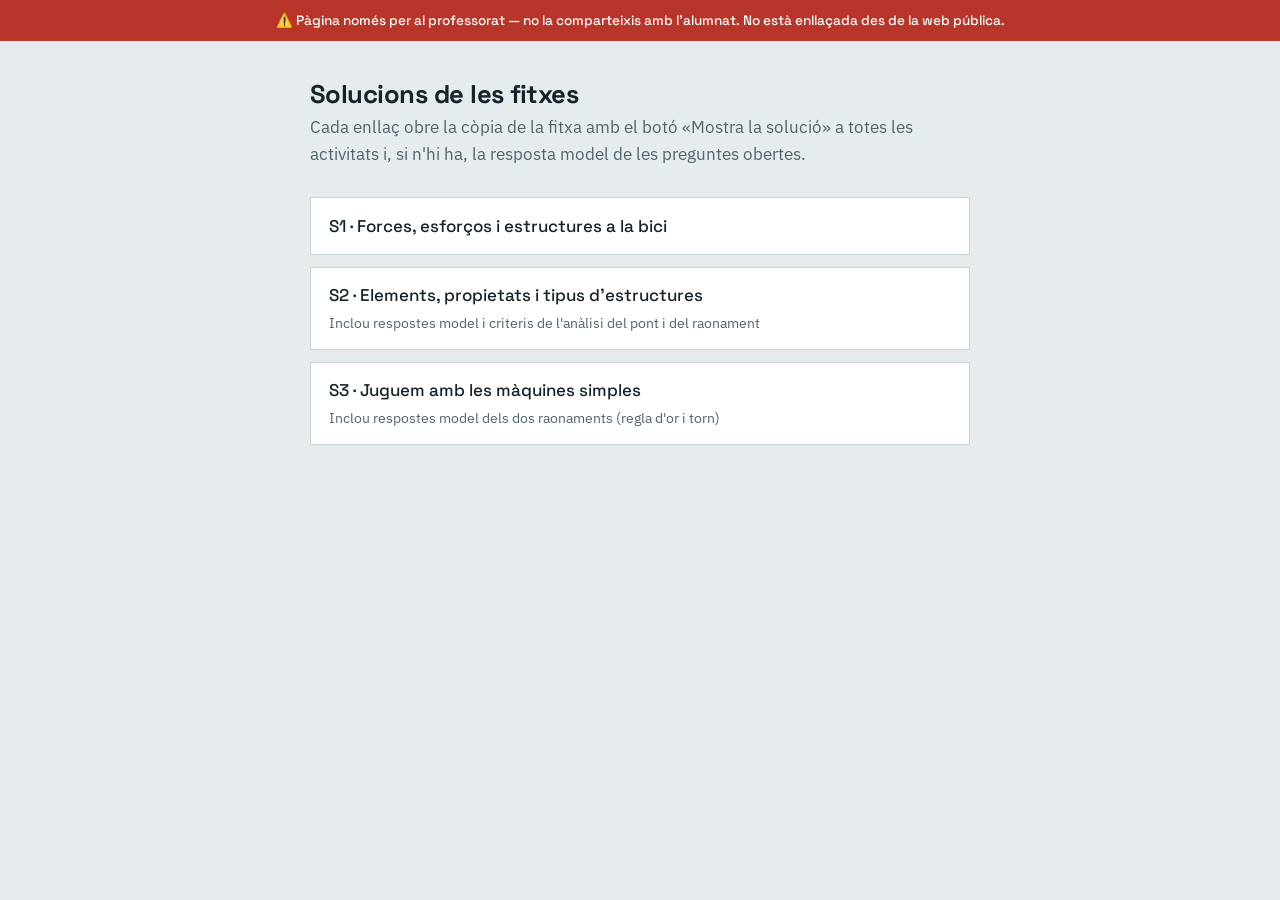
<file: solucions.html>
<!doctype html>
<html lang="ca">
<head>
<meta charset="utf-8">
<meta name="robots" content="noindex, nofollow">
<meta name="viewport" content="width=device-width, initial-scale=1">
<title>Solucions — professorat</title>
<link rel="preconnect" href="https://fonts.googleapis.com">
<link rel="preconnect" href="https://fonts.gstatic.com" crossorigin>
<link href="https://fonts.googleapis.com/css2?family=Space+Grotesk:wght@500;700&family=IBM+Plex+Sans:ital,wght@0,400;0,600;1,400&display=swap" rel="stylesheet">
<link rel="stylesheet" href="assets/estil.css">
<style>
  main{max-width:700px;margin:0 auto;padding:2.5rem 1.25rem 4rem}
  h1{font-family:var(--display);font-size:1.6rem;margin:0 0 .4rem}
  .nota{color:var(--ink-soft);margin:0 0 1.8rem}
  ul.llista{list-style:none;padding:0;margin:0}
  ul.llista li{border:1px solid var(--rule);background:var(--surface);margin-bottom:.7rem}
  ul.llista a{display:block;padding:.9rem 1.1rem;color:var(--ink);text-decoration:none;font-family:var(--display);font-weight:500}
  ul.llista a:hover{background:#eef3f5}
  ul.llista small{display:block;font-family:var(--text);font-weight:400;color:var(--ink-soft);margin-top:.2rem}
</style>
</head>
<body>
<div style="background:var(--ko);color:#fff;text-align:center;padding:.6rem 1rem;font-family:var(--display);font-weight:500;font-size:.85rem;">
  ⚠️ Pàgina només per al professorat — no la comparteixis amb l'alumnat. No està enllaçada des de la web pública.
</div>
<main>
  <h1>Solucions de les fitxes</h1>
  <p class="nota">Cada enllaç obre la còpia de la fitxa amb el botó «Mostra la solució» a totes les activitats i, si n'hi ha, la resposta model de les preguntes obertes.</p>
  <ul class="llista">
    <li><a href="s1-forces-esforcos/solucions.html">S1 · Forces, esforços i estructures a la bici</a></li>
    <li><a href="s2-estructures/solucions.html">S2 · Elements, propietats i tipus d'estructures<small>Inclou respostes model i criteris de l'anàlisi del pont i del raonament</small></a></li>
    <li><a href="s3-maquines-simples/solucions.html">S3 · Juguem amb les màquines simples<small>Inclou respostes model dels dos raonaments (regla d'or i torn)</small></a></li>
  </ul>
</main>
</body>
</html>
</file>
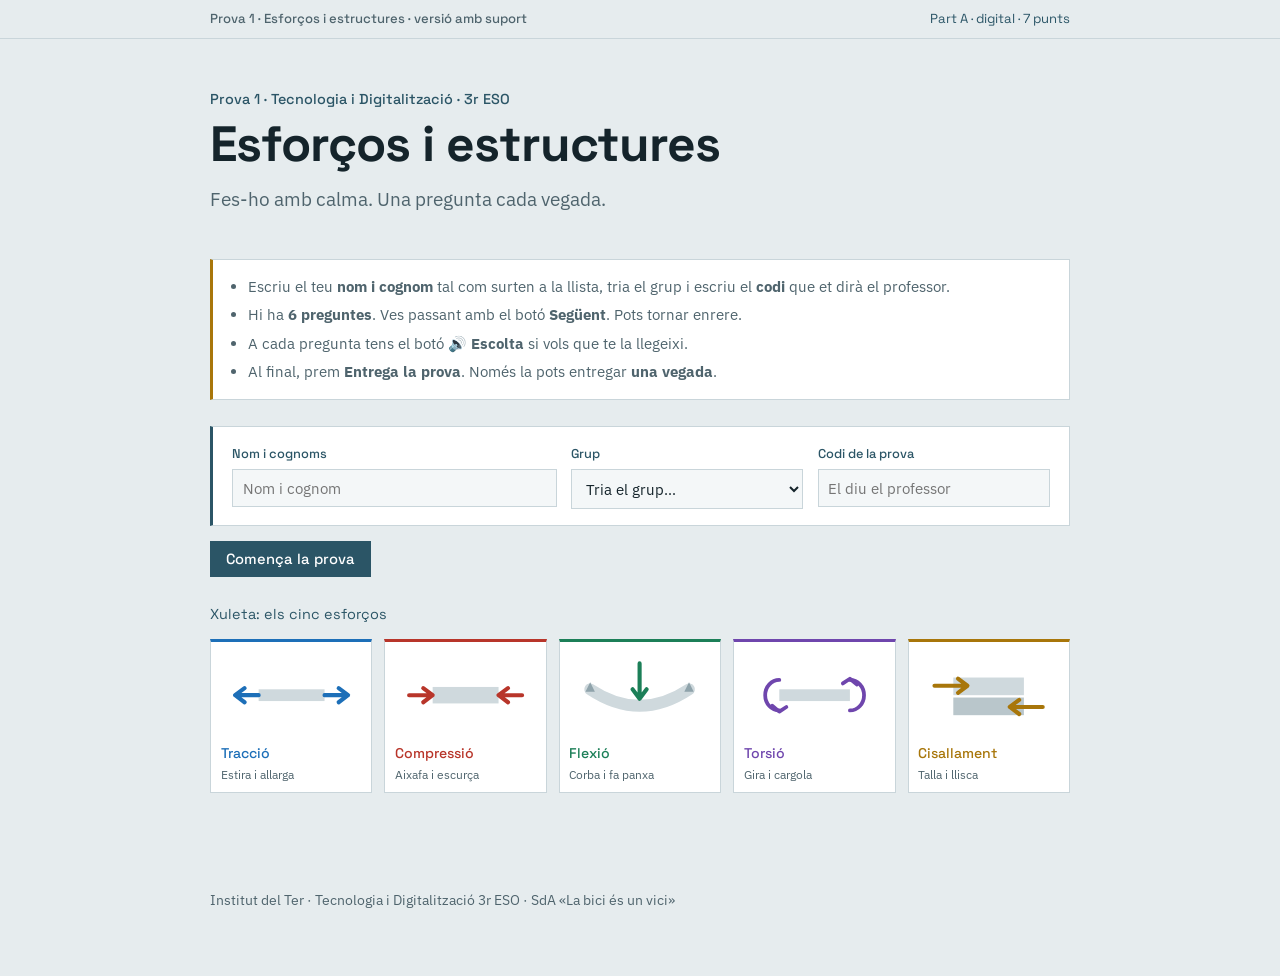
<file: prova-1/versio-suport.html>
<!doctype html>
<html lang="ca">
  <head>
    <meta charset="utf-8" />
    <meta name="viewport" content="width=device-width, initial-scale=1" />
    <meta name="robots" content="noindex" />
    <title>Prova 1 · Esforços i estructures (amb suport)</title>
    <link rel="preconnect" href="https://fonts.googleapis.com" />
    <link rel="preconnect" href="https://fonts.gstatic.com" crossorigin />
    <link
      href="https://fonts.googleapis.com/css2?family=Space+Grotesk:wght@500;700&family=IBM+Plex+Sans:ital,wght@0,400;0,600;1,400&display=swap"
      rel="stylesheet"
    />
    <link rel="stylesheet" href="../assets/estil.css" />
    <link rel="stylesheet" href="../assets/estil-prova.css" />
  </head>
  <body class="suport">
    <div class="barra">
      <div class="barra-int">
        <span class="xip">Prova 1 · Esforços i estructures · versió amb suport</span>
        <span class="marcador">Part A · digital · 7 punts</span>
      </div>
    </div>

    <header class="portada">
      <p class="sessio">Prova 1 · Tecnologia i Digitalització · 3r ESO</p>
      <h1>Esforços i estructures</h1>
      <p class="entradeta">
        Fes-ho amb calma. Una pregunta cada vegada.
      </p>
    </header>

    <section class="avis-prova" aria-label="Instruccions">
      <ul>
        <li>Escriu el teu <b>nom i cognom</b> tal com surten a la llista, tria el grup i escriu el <b>codi</b> que et dirà el professor.</li>
        <li>Hi ha <b>6 preguntes</b>. Ves passant amb el botó <b>Següent</b>. Pots tornar enrere.</li>
        <li>A cada pregunta tens el botó <b>🔊 Escolta</b> si vols que te la llegeixi.</li>
        <li>Al final, prem <b>Entrega la prova</b>. Només la pots entregar <b>una vegada</b>.</li>
      </ul>
    </section>

    <section class="identificacio" id="bloc-identificacio">
      <div class="id-caixa tres">
        <div class="id-camp">
          <label for="camp-nom">Nom i cognoms</label>
          <input type="text" id="camp-nom" autocomplete="off" placeholder="Nom i cognom" />
        </div>
        <div class="id-camp">
          <label for="camp-grup">Grup</label>
          <select id="camp-grup">
            <option value="">Tria el grup…</option>
            <option value="3r ESO A">3r ESO A</option>
            <option value="3r ESO B">3r ESO B</option>
            <option value="3r ESO C">3r ESO C</option>
          </select>
        </div>
        <div class="id-camp">
          <label for="camp-codi">Codi de la prova</label>
          <input type="text" id="camp-codi" autocomplete="off" autocapitalize="characters" placeholder="El diu el professor" />
        </div>
      </div>
    </section>
    <div class="id-inici" id="bloc-inici">
      <button type="button" id="btn-inici">Comença la prova</button>
      <p class="estat-entrega" id="estat-inici" aria-live="polite"></p>
    </div>
    <p class="resum-alumne" id="resum-alumne" hidden></p>

    <p class="xuleta-titol">Xuleta: els cinc esforços</p>
    <section class="mostrari" aria-label="Els cinc tipus d'esforç">
      <div class="esforc" style="--c: var(--traccio)">
        <svg
          viewBox="0 0 120 70"
          role="img"
          aria-label="Dues forces estiren una barra cap enfora"
        >
          <rect x="32" y="30" width="56" height="10" fill="#cfd9dd" />
          <path
            d="M32 35 H14 M20 29 L12 35 L20 41"
            fill="none"
            stroke="#1d6fb8"
            stroke-width="3.5"
            stroke-linecap="round"
            stroke-linejoin="round"
          />
          <path
            d="M88 35 H106 M100 29 L108 35 L100 41"
            fill="none"
            stroke="#1d6fb8"
            stroke-width="3.5"
            stroke-linecap="round"
            stroke-linejoin="round"
          />
        </svg>
        <b>Tracció</b><span>Estira i allarga</span>
      </div>

      <div class="esforc" style="--c: var(--compressio)">
        <svg
          viewBox="0 0 120 70"
          role="img"
          aria-label="Dues forces pressionen una barra cap endins"
        >
          <rect x="32" y="28" width="56" height="14" fill="#cfd9dd" />
          <path
            d="M12 35 H30 M24 29 L32 35 L24 41"
            fill="none"
            stroke="#b8352a"
            stroke-width="3.5"
            stroke-linecap="round"
            stroke-linejoin="round"
          />
          <path
            d="M108 35 H90 M96 29 L88 35 L96 41"
            fill="none"
            stroke="#b8352a"
            stroke-width="3.5"
            stroke-linecap="round"
            stroke-linejoin="round"
          />
        </svg>
        <b>Compressió</b><span>Aixafa i escurça</span>
      </div>

      <div class="esforc" style="--c: var(--flexio)">
        <svg
          viewBox="0 0 120 70"
          role="img"
          aria-label="Una barra recolzada als extrems es corba amb una força al mig"
        >
          <path
            d="M18 30 Q60 58 102 30"
            fill="none"
            stroke="#cfd9dd"
            stroke-width="10"
            stroke-linecap="round"
          />
          <path
            d="M14 32 L18 24 L22 32 Z M98 32 L102 24 L106 32 Z"
            fill="#8fa3ab"
          />
          <path
            d="M60 8 V36 M54 30 L60 38 L66 30"
            fill="none"
            stroke="#1c7f58"
            stroke-width="3.5"
            stroke-linecap="round"
            stroke-linejoin="round"
          />
        </svg>
        <b>Flexió</b><span>Corba i fa panxa</span>
      </div>

      <div class="esforc" style="--c: var(--torsio)">
        <svg
          viewBox="0 0 120 70"
          role="img"
          aria-label="Una barra es gira pels dos extrems en sentits contraris"
        >
          <rect x="30" y="30" width="60" height="10" fill="#cfd9dd" />
          <path
            d="M30 22 A12 13 0 1 0 30 48"
            fill="none"
            stroke="#6f46ad"
            stroke-width="3.2"
            stroke-linecap="round"
          />
          <path
            d="M24 44 L30 49 L36 45"
            fill="none"
            stroke="#6f46ad"
            stroke-width="3.2"
            stroke-linecap="round"
            stroke-linejoin="round"
          />
          <path
            d="M90 48 A12 13 0 1 0 90 22"
            fill="none"
            stroke="#6f46ad"
            stroke-width="3.2"
            stroke-linecap="round"
          />
          <path
            d="M96 26 L90 21 L84 25"
            fill="none"
            stroke="#6f46ad"
            stroke-width="3.2"
            stroke-linecap="round"
            stroke-linejoin="round"
          />
        </svg>
        <b>Torsió</b><span>Gira i cargola</span>
      </div>

      <div class="esforc" style="--c: var(--cisallament)">
        <svg
          viewBox="0 0 120 70"
          role="img"
          aria-label="Dues forces oposades i molt properes tallen una peça"
        >
          <rect x="30" y="20" width="60" height="15" fill="#cfd9dd" />
          <rect x="30" y="37" width="60" height="15" fill="#b9c6cb" />
          <path
            d="M14 27 H40 M34 21 L42 27 L34 33"
            fill="none"
            stroke="#a8760a"
            stroke-width="3.5"
            stroke-linecap="round"
            stroke-linejoin="round"
          />
          <path
            d="M106 45 H80 M86 39 L78 45 L86 51"
            fill="none"
            stroke="#a8760a"
            stroke-width="3.5"
            stroke-linecap="round"
            stroke-linejoin="round"
          />
        </svg>
        <b>Cisallament</b><span>Talla i llisca</span>
      </div>
    </section>

    <main id="zona-prova" aria-live="polite"></main>

    <section class="entrega" id="entrega" hidden>
      <div class="entrega-caixa">
        <h2>Entrega la prova</h2>
        <p>Abans d'entregar, repassa que hagis respost totes les preguntes. Després ja no ho podràs canviar.</p>
        <button type="button" id="btn-entrega">Entrega la prova</button>
        <p class="estat-entrega" id="estat-entrega" aria-live="polite"></p>
      </div>
    </section>

    <footer>Institut del Ter · Tecnologia i Digitalització 3r ESO · SdA «La bici és un vici»</footer>

    <script src="contingut-suport.js"></script>
    <script src="../assets/motor-prova.js"></script>
    <script>
      // ⚠️ La mateixa URL de l'Apps Script que fas servir a S1 i S2 (mateix full de càlcul).
      const SCRIPT_URL =
        "https://script.google.com/macros/s/AKfycbxXcgmuqEghVayqajZL-sYY8dNcPXuKbjXQNXoA90HjE0QE2t3mq_EcvKa7Gk40RCBxBA/exec";

      ProvaEngine.init({
        scriptUrl: SCRIPT_URL,
        xifrat: PROVA_SUPORT_XIFRADA,
        clauLocal: "prova1-suport",
        pasAPas: true,
        escolta: true,
      });
    </script>
  </body>
</html>
</file>
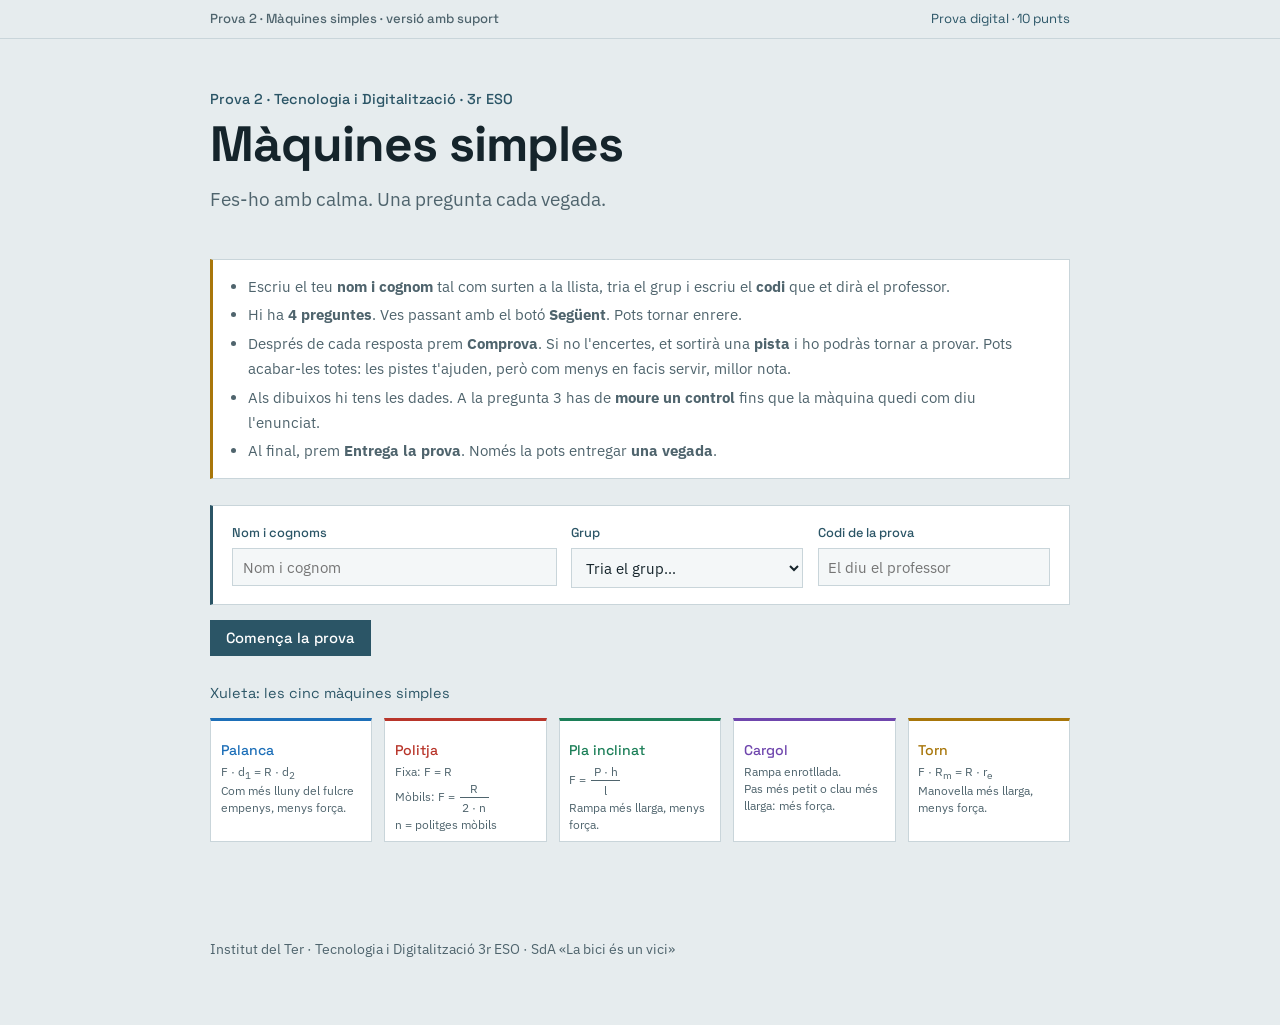
<file: prova-2/versio-suport.html>
<!doctype html>
<html lang="ca">
  <head>
    <meta charset="utf-8" />
    <meta name="viewport" content="width=device-width, initial-scale=1" />
    <meta name="robots" content="noindex" />
    <title>Prova 2 · Màquines simples (amb suport)</title>
    <link rel="preconnect" href="https://fonts.googleapis.com" />
    <link rel="preconnect" href="https://fonts.gstatic.com" crossorigin />
    <link
      href="https://fonts.googleapis.com/css2?family=Space+Grotesk:wght@500;700&family=IBM+Plex+Sans:ital,wght@0,400;0,600;1,400&display=swap"
      rel="stylesheet"
    />
    <link rel="stylesheet" href="../assets/estil.css" />
    <link rel="stylesheet" href="../assets/estil-prova.css" />
  </head>
  <body class="suport">
    <div class="barra">
      <div class="barra-int">
        <span class="xip">Prova 2 · Màquines simples · versió amb suport</span>
        <span class="marcador">Prova digital · 10 punts</span>
      </div>
    </div>

    <header class="portada">
      <p class="sessio">Prova 2 · Tecnologia i Digitalització · 3r ESO</p>
      <h1>Màquines simples</h1>
      <p class="entradeta">
        Fes-ho amb calma. Una pregunta cada vegada.
      </p>
    </header>

    <section class="avis-prova" aria-label="Instruccions">
      <ul>
        <li>Escriu el teu <b>nom i cognom</b> tal com surten a la llista, tria el grup i escriu el <b>codi</b> que et dirà el professor.</li>
        <li>Hi ha <b>4 preguntes</b>. Ves passant amb el botó <b>Següent</b>. Pots tornar enrere.</li>
        <li>Després de cada resposta prem <b>Comprova</b>. Si no l'encertes, et sortirà una <b>pista</b> i ho podràs tornar a provar. Pots acabar-les totes: les pistes t'ajuden, però com menys en facis servir, millor nota.</li>
        <li>Als dibuixos hi tens les dades. A la pregunta 3 has de <b>moure un control</b> fins que la màquina quedi com diu l'enunciat.</li>
        <li>Al final, prem <b>Entrega la prova</b>. Només la pots entregar <b>una vegada</b>.</li>
      </ul>
    </section>

    <section class="identificacio" id="bloc-identificacio">
      <div class="id-caixa tres">
        <div class="id-camp">
          <label for="camp-nom">Nom i cognoms</label>
          <input type="text" id="camp-nom" autocomplete="off" placeholder="Nom i cognom" />
        </div>
        <div class="id-camp">
          <label for="camp-grup">Grup</label>
          <select id="camp-grup">
            <option value="">Tria el grup…</option>
            <option value="3r ESO A">3r ESO A</option>
            <option value="3r ESO B">3r ESO B</option>
            <option value="3r ESO C">3r ESO C</option>
          </select>
        </div>
        <div class="id-camp">
          <label for="camp-codi">Codi de la prova</label>
          <input type="text" id="camp-codi" autocomplete="off" autocapitalize="characters" placeholder="El diu el professor" />
        </div>
      </div>
    </section>
    <div class="id-inici" id="bloc-inici">
      <button type="button" id="btn-inici">Comença la prova</button>
      <p class="estat-entrega" id="estat-inici" aria-live="polite"></p>
    </div>
    <p class="resum-alumne" id="resum-alumne" hidden></p>

    <p class="xuleta-titol">Xuleta: les cinc màquines simples</p>
    <section class="mostrari formulari" aria-label="Fórmules de les màquines simples">
      <div class="esforc" style="--c: var(--traccio)"><b>Palanca</b><span>F · d<sub>1</sub> = R · d<sub>2</sub><br />Com més lluny del fulcre empenys, menys força.</span></div>
      <div class="esforc" style="--c: var(--compressio)"><b>Politja</b><span>Fixa: F = R<br />Mòbils: F = <span class="frac"><span>R</span><span>2 · n</span></span><br />n = politges mòbils</span></div>
      <div class="esforc" style="--c: var(--flexio)"><b>Pla inclinat</b><span>F = <span class="frac"><span>P · h</span><span>l</span></span><br />Rampa més llarga, menys força.</span></div>
      <div class="esforc" style="--c: var(--torsio)"><b>Cargol</b><span>Rampa enrotllada.<br />Pas més petit o clau més llarga: més força.</span></div>
      <div class="esforc" style="--c: var(--cisallament)"><b>Torn</b><span>F · R<sub>m</sub> = R · r<sub>e</sub><br />Manovella més llarga, menys força.</span></div>
    </section>

    <main id="zona-prova" aria-live="polite"></main>

    <section class="entrega" id="entrega" hidden>
      <div class="entrega-caixa">
        <h2>Entrega la prova</h2>
        <p>Abans d'entregar, repassa que hagis respost totes les preguntes. Després ja no ho podràs canviar.</p>
        <button type="button" id="btn-entrega">Entrega la prova</button>
        <p class="estat-entrega" id="estat-entrega" aria-live="polite"></p>
      </div>
    </section>

    <footer>Institut del Ter · Tecnologia i Digitalització 3r ESO · SdA «La bici és un vici»</footer>

    <script src="contingut-suport.js"></script>
    <script src="../assets/simuladors-prova.js"></script>
    <script src="../assets/motor-prova.js"></script>
    <script>
      // ⚠️ La mateixa URL de l'Apps Script que fas servir a S1 i S2 (mateix full de càlcul).
      const SCRIPT_URL =
        "https://script.google.com/macros/s/AKfycbxXcgmuqEghVayqajZL-sYY8dNcPXuKbjXQNXoA90HjE0QE2t3mq_EcvKa7Gk40RCBxBA/exec";

      ProvaEngine.init({
        scriptUrl: SCRIPT_URL,
        xifrat: PROVA_SUPORT_XIFRADA,
        clauLocal: "prova2-suport",
        pasAPas: true,
        escolta: false,
        pistes: true,
      });
    </script>
  </body>
</html>
</file>
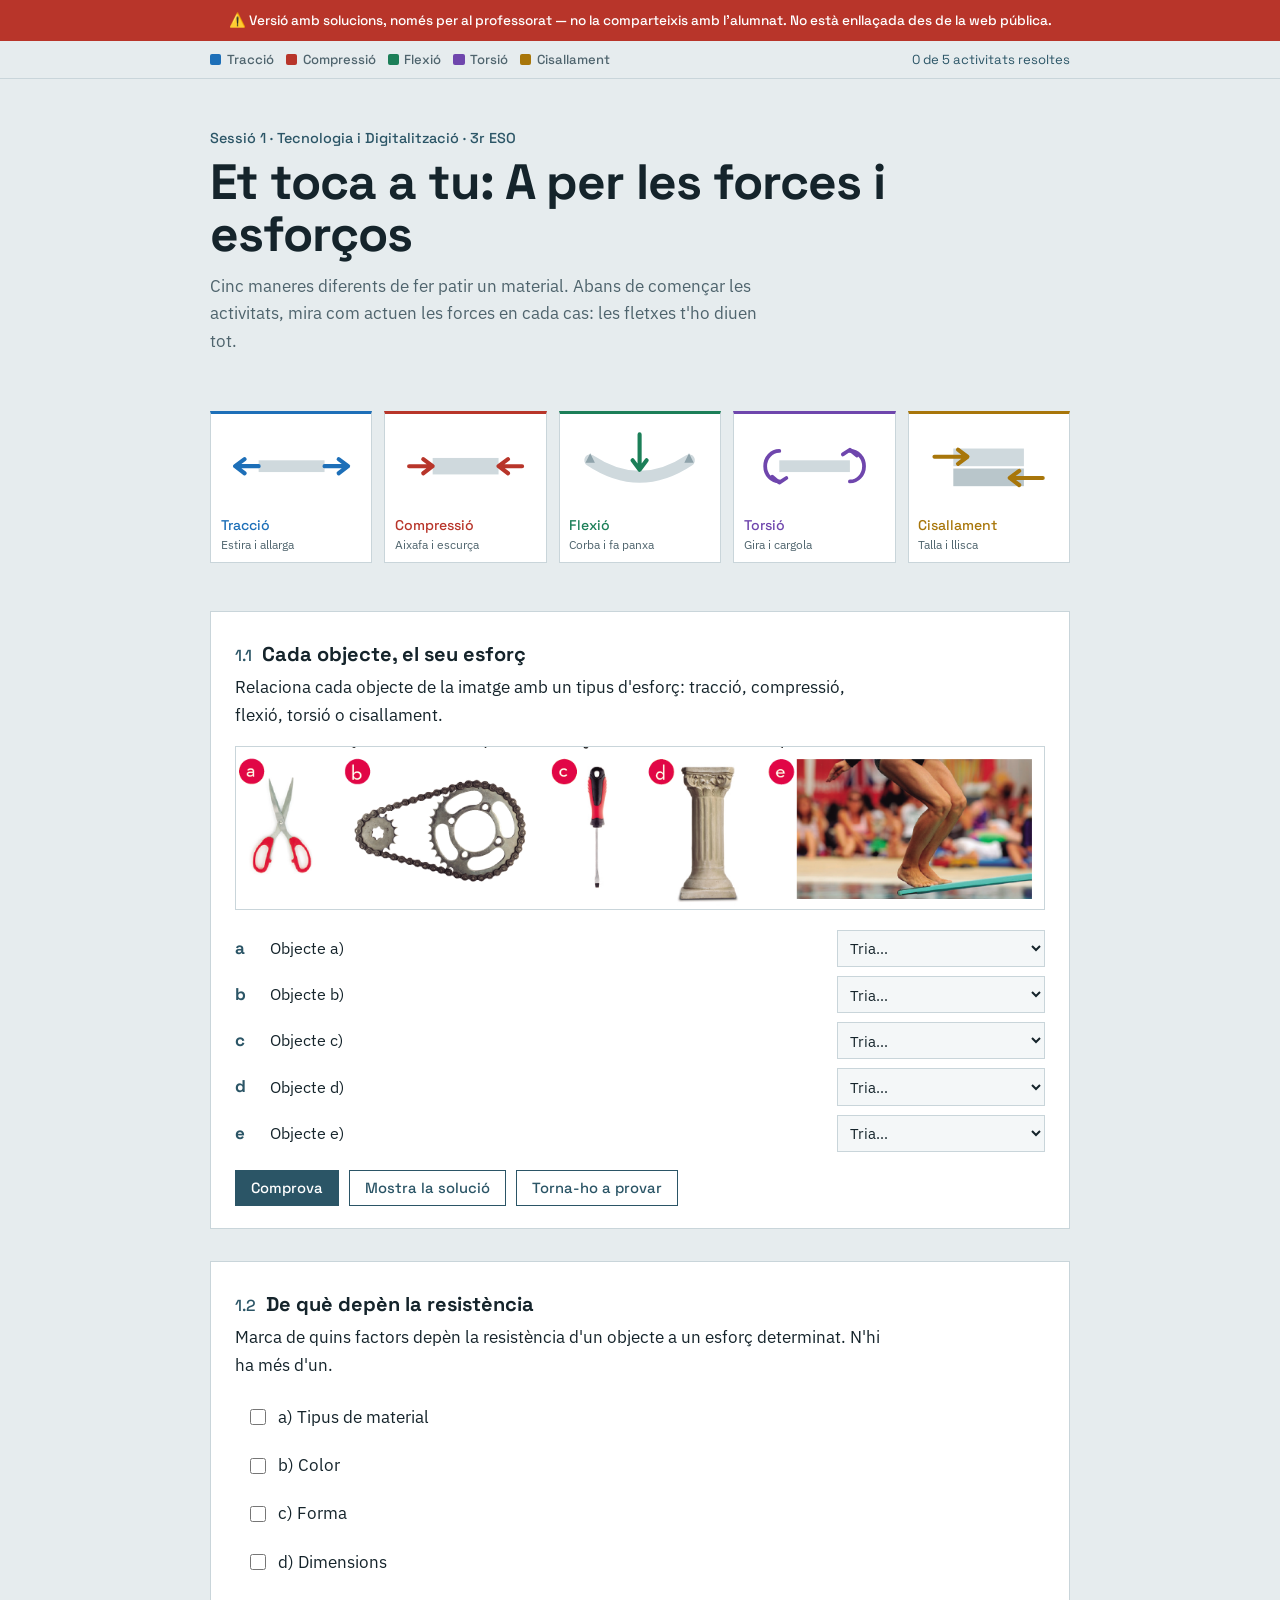
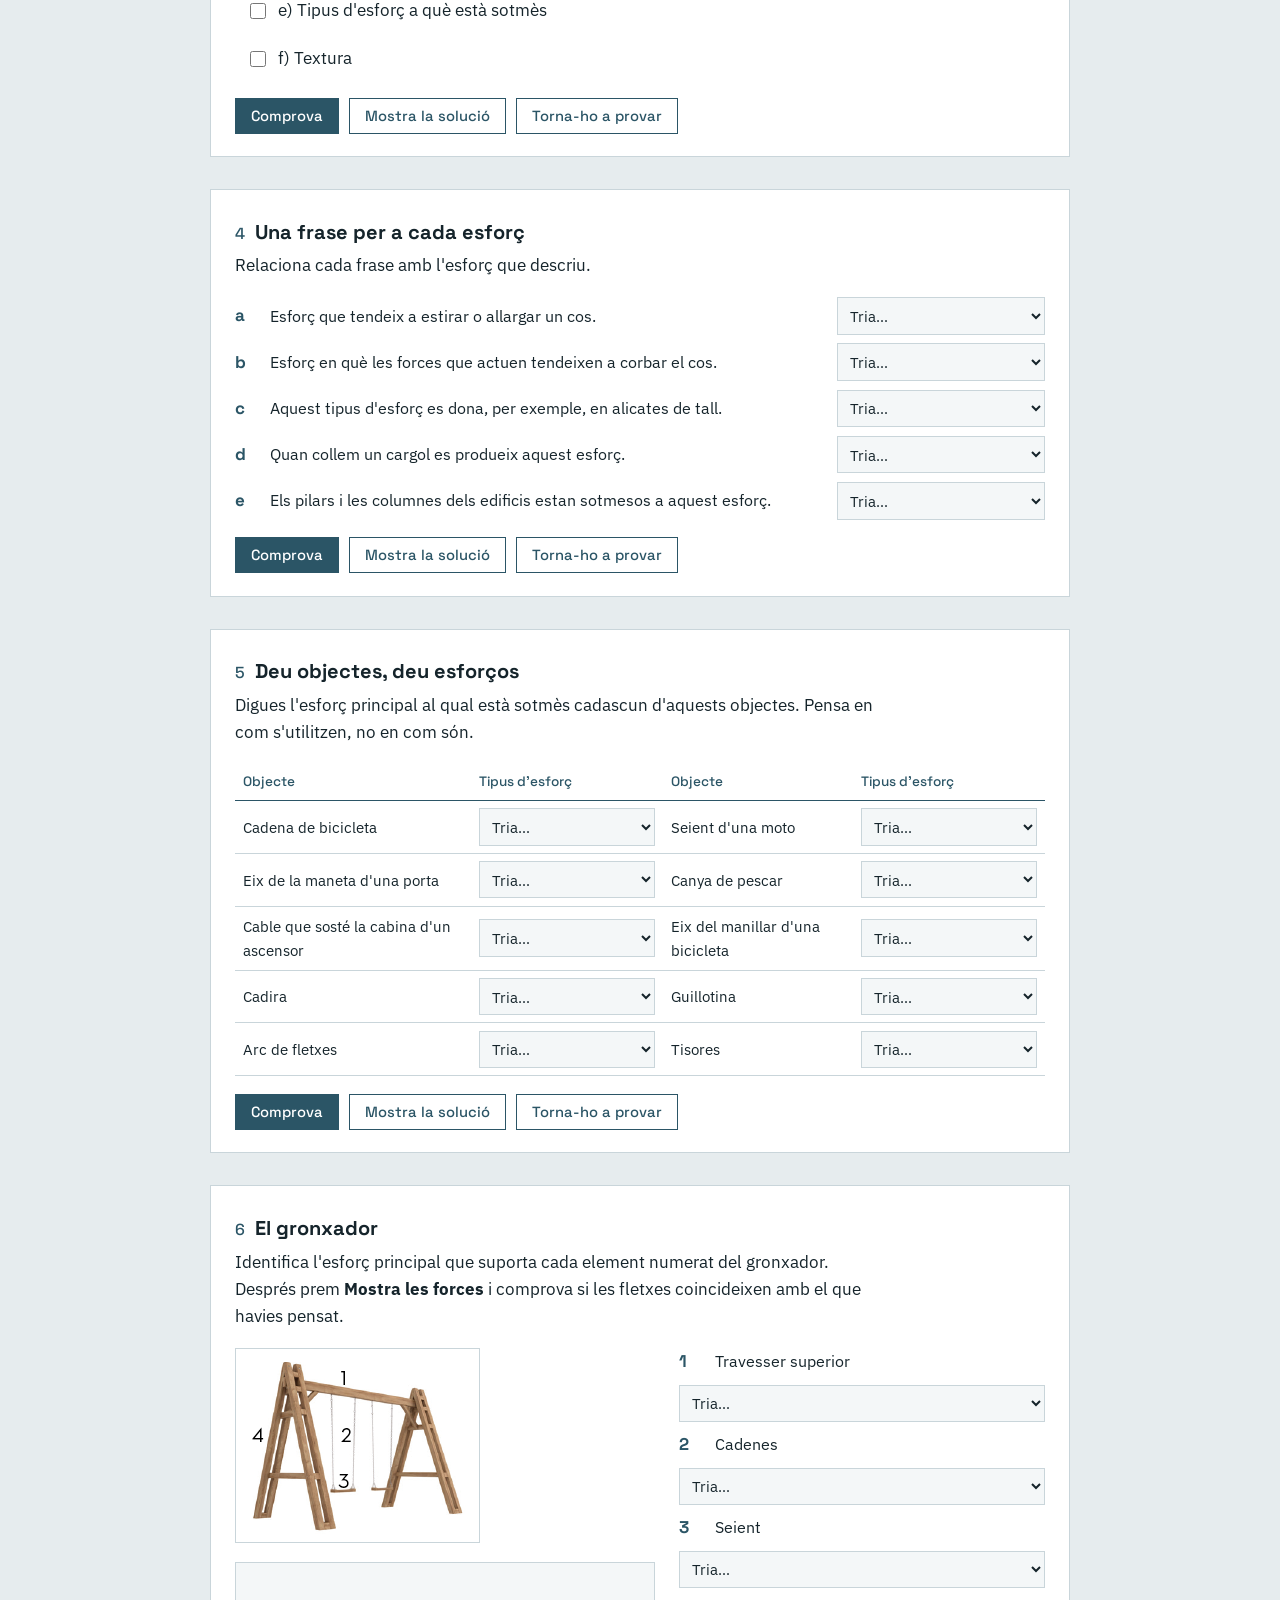
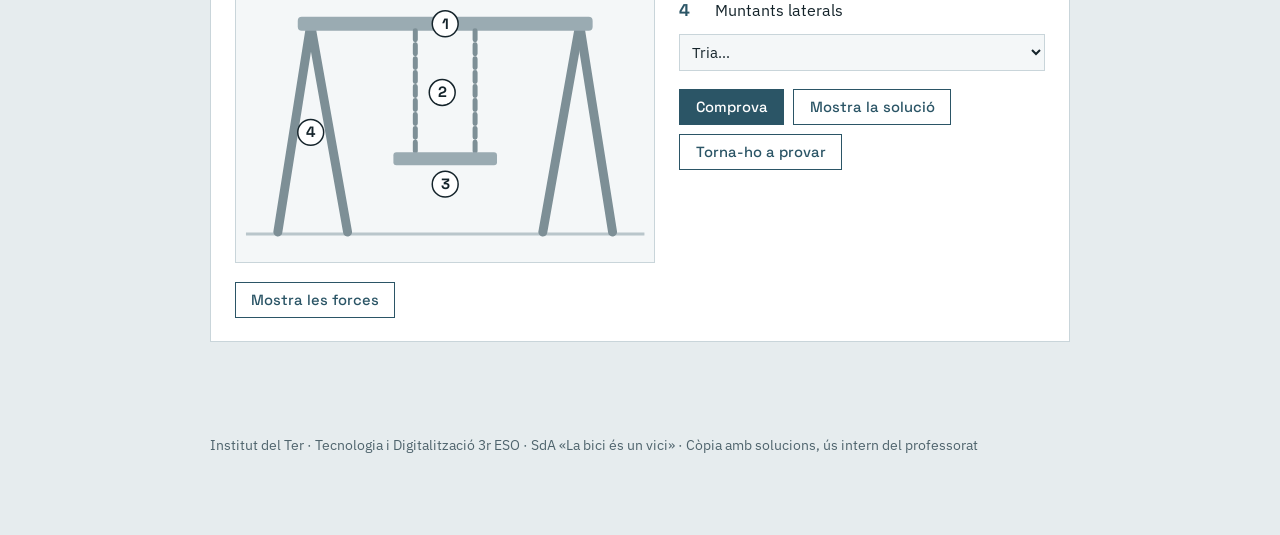
<file: s1-forces-esforcos/solucions.html>
<!doctype html>
<html lang="ca">
  <head>
    <meta charset="utf-8" />
    <meta name="robots" content="noindex, nofollow" />
    <meta name="viewport" content="width=device-width, initial-scale=1" />
    <title>S1 · Forces, esforços — Solucions (professorat)</title>
    <link rel="preconnect" href="https://fonts.googleapis.com" />
    <link rel="preconnect" href="https://fonts.gstatic.com" crossorigin />
    <link
      href="https://fonts.googleapis.com/css2?family=Space+Grotesk:wght@500;700&family=IBM+Plex+Sans:ital,wght@0,400;0,600;1,400&display=swap"
      rel="stylesheet"
    />
    <link rel="stylesheet" href="../assets/estil.css" />
  </head>
  <body>
    <div
      style="background:var(--ko);color:#fff;text-align:center;padding:.6rem 1rem;font-family:var(--display);font-weight:500;font-size:.85rem;"
    >
      ⚠️ Versió amb solucions, només per al professorat — no la comparteixis
      amb l'alumnat. No està enllaçada des de la web pública.
    </div>

    <div class="barra">
      <div class="barra-int">
        <span class="xip"
          ><i style="background: var(--traccio)"></i>Tracció</span
        >
        <span class="xip"
          ><i style="background: var(--compressio)"></i>Compressió</span
        >
        <span class="xip"><i style="background: var(--flexio)"></i>Flexió</span>
        <span class="xip"><i style="background: var(--torsio)"></i>Torsió</span>
        <span class="xip"
          ><i style="background: var(--cisallament)"></i>Cisallament</span
        >
        <span class="marcador" id="marcador" aria-live="polite"
          >0 de 5 activitats resoltes</span
        >
      </div>
    </div>

    <header class="portada">
      <p class="sessio">Sessió 1 · Tecnologia i Digitalització · 3r ESO</p>
      <h1>Et toca a tu: A per les forces i esforços</h1>
      <p class="entradeta">
        Cinc maneres diferents de fer patir un material. Abans de començar les
        activitats, mira com actuen les forces en cada cas: les fletxes t'ho
        diuen tot.
      </p>
    </header>

    <section class="mostrari" aria-label="Els cinc tipus d'esforç">
      <div class="esforc" style="--c: var(--traccio)">
        <svg
          viewBox="0 0 120 70"
          role="img"
          aria-label="Dues forces estiren una barra cap enfora"
        >
          <rect x="32" y="30" width="56" height="10" fill="#cfd9dd" />
          <path
            d="M32 35 H14 M20 29 L12 35 L20 41"
            fill="none"
            stroke="#1d6fb8"
            stroke-width="3.5"
            stroke-linecap="round"
            stroke-linejoin="round"
          />
          <path
            d="M88 35 H106 M100 29 L108 35 L100 41"
            fill="none"
            stroke="#1d6fb8"
            stroke-width="3.5"
            stroke-linecap="round"
            stroke-linejoin="round"
          />
        </svg>
        <b>Tracció</b><span>Estira i allarga</span>
      </div>

      <div class="esforc" style="--c: var(--compressio)">
        <svg
          viewBox="0 0 120 70"
          role="img"
          aria-label="Dues forces pressionen una barra cap endins"
        >
          <rect x="32" y="28" width="56" height="14" fill="#cfd9dd" />
          <path
            d="M12 35 H30 M24 29 L32 35 L24 41"
            fill="none"
            stroke="#b8352a"
            stroke-width="3.5"
            stroke-linecap="round"
            stroke-linejoin="round"
          />
          <path
            d="M108 35 H90 M96 29 L88 35 L96 41"
            fill="none"
            stroke="#b8352a"
            stroke-width="3.5"
            stroke-linecap="round"
            stroke-linejoin="round"
          />
        </svg>
        <b>Compressió</b><span>Aixafa i escurça</span>
      </div>

      <div class="esforc" style="--c: var(--flexio)">
        <svg
          viewBox="0 0 120 70"
          role="img"
          aria-label="Una barra recolzada als extrems es corba amb una força al mig"
        >
          <path
            d="M18 30 Q60 58 102 30"
            fill="none"
            stroke="#cfd9dd"
            stroke-width="10"
            stroke-linecap="round"
          />
          <path
            d="M14 32 L18 24 L22 32 Z M98 32 L102 24 L106 32 Z"
            fill="#8fa3ab"
          />
          <path
            d="M60 8 V36 M54 30 L60 38 L66 30"
            fill="none"
            stroke="#1c7f58"
            stroke-width="3.5"
            stroke-linecap="round"
            stroke-linejoin="round"
          />
        </svg>
        <b>Flexió</b><span>Corba i fa panxa</span>
      </div>

      <div class="esforc" style="--c: var(--torsio)">
        <svg
          viewBox="0 0 120 70"
          role="img"
          aria-label="Una barra es gira pels dos extrems en sentits contraris"
        >
          <rect x="30" y="30" width="60" height="10" fill="#cfd9dd" />
          <path
            d="M30 22 A12 13 0 1 0 30 48"
            fill="none"
            stroke="#6f46ad"
            stroke-width="3.2"
            stroke-linecap="round"
          />
          <path
            d="M24 44 L30 49 L36 45"
            fill="none"
            stroke="#6f46ad"
            stroke-width="3.2"
            stroke-linecap="round"
            stroke-linejoin="round"
          />
          <path
            d="M90 48 A12 13 0 1 0 90 22"
            fill="none"
            stroke="#6f46ad"
            stroke-width="3.2"
            stroke-linecap="round"
          />
          <path
            d="M96 26 L90 21 L84 25"
            fill="none"
            stroke="#6f46ad"
            stroke-width="3.2"
            stroke-linecap="round"
            stroke-linejoin="round"
          />
        </svg>
        <b>Torsió</b><span>Gira i cargola</span>
      </div>

      <div class="esforc" style="--c: var(--cisallament)">
        <svg
          viewBox="0 0 120 70"
          role="img"
          aria-label="Dues forces oposades i molt properes tallen una peça"
        >
          <rect x="30" y="20" width="60" height="15" fill="#cfd9dd" />
          <rect x="30" y="37" width="60" height="15" fill="#b9c6cb" />
          <path
            d="M14 27 H40 M34 21 L42 27 L34 33"
            fill="none"
            stroke="#a8760a"
            stroke-width="3.5"
            stroke-linecap="round"
            stroke-linejoin="round"
          />
          <path
            d="M106 45 H80 M86 39 L78 45 L86 51"
            fill="none"
            stroke="#a8760a"
            stroke-width="3.5"
            stroke-linecap="round"
            stroke-linejoin="round"
          />
        </svg>
        <b>Cisallament</b><span>Talla i llisca</span>
      </div>
    </section>

    <main>
      <!-- ============ 1.1 ============ -->
      <section class="activitat" data-activitat="a11">
        <h2><em>1.1</em> Cada objecte, el seu esforç</h2>
        <p class="consigna">
          Relaciona cada objecte de la imatge amb un tipus d'esforç: tracció,
          compressió, flexió, torsió o cisallament.
        </p>

        <figure class="figura">
          <img
            src="imatges/activitat-1-1.png"
            alt="Cinc objectes sotmesos a esforços diferents, etiquetats de la a) a la e)"
            onerror="
              this.insertAdjacentHTML(
                'afterend',
                '&lt;div class=\'falta-imatge\'&gt;Falta la imatge de l\'activitat. Desa-la com a &lt;code&gt;imatges/activitat-1-1.png&lt;/code&gt; al costat d\'aquest fitxer, o canvia el &lt;code&gt;src&lt;/code&gt; d\'aquesta etiqueta &lt;code&gt;&amp;lt;img&amp;gt;&lt;/code&gt; per l\'adreça on la tinguis penjada.&lt;/div&gt;',
              );
              this.remove();
            "
          />
        </figure>

        <ul class="respostes">
          <li>
            <span class="lletra">a</span
            ><span class="enunciat">Objecte a)</span>
            <select
              data-c="Q2lzYWxsYW1lbnQ="
              aria-label="Esforç de l'objecte a"
            ></select>
          </li>
          <li>
            <span class="lletra">b</span
            ><span class="enunciat">Objecte b)</span>
            <select
              data-c="VHJhY2Npw7M="
              aria-label="Esforç de l'objecte b"
            ></select>
          </li>
          <li>
            <span class="lletra">c</span
            ><span class="enunciat">Objecte c)</span>
            <select
              data-c="VG9yc2nDsw=="
              aria-label="Esforç de l'objecte c"
            ></select>
          </li>
          <li>
            <span class="lletra">d</span
            ><span class="enunciat">Objecte d)</span>
            <select
              data-c="Q29tcHJlc3Npw7M="
              aria-label="Esforç de l'objecte d"
            ></select>
          </li>
          <li>
            <span class="lletra">e</span
            ><span class="enunciat">Objecte e)</span>
            <select
              data-c="RmxleGnDsw=="
              aria-label="Esforç de l'objecte e"
            ></select>
          </li>
        </ul>

        <div class="accions">
          <button type="button" data-accio="comprova">Comprova</button>
          <button type="button" class="secundari" data-accio="solucio">
            Mostra la solució
          </button>
          <button type="button" class="secundari" data-accio="neteja">
            Torna-ho a provar
          </button>
          <span class="veredicte" aria-live="polite"></span>
        </div>
      </section>

      <!-- ============ 1.2 ============ -->
      <section class="activitat" data-activitat="a12">
        <h2><em>1.2</em> De què depèn la resistència</h2>
        <p class="consigna">
          Marca de quins factors depèn la resistència d'un objecte a un esforç
          determinat. N'hi ha més d'un.
        </p>

        <ul class="caselles">
          <li>
            <label
              ><input type="checkbox" data-c="dHJ1ZQ==" /><span
                >a) Tipus de material</span
              ></label
            >
          </li>
          <li>
            <label
              ><input type="checkbox" data-c="ZmFsc2U=" /><span
                >b) Color</span
              ></label
            >
          </li>
          <li>
            <label
              ><input type="checkbox" data-c="dHJ1ZQ==" /><span
                >c) Forma</span
              ></label
            >
          </li>
          <li>
            <label
              ><input type="checkbox" data-c="dHJ1ZQ==" /><span
                >d) Dimensions</span
              ></label
            >
          </li>
          <li>
            <label
              ><input type="checkbox" data-c="dHJ1ZQ==" /><span
                >e) Tipus d'esforç a què està sotmès</span
              ></label
            >
          </li>
          <li>
            <label
              ><input type="checkbox" data-c="ZmFsc2U=" /><span
                >f) Textura</span
              ></label
            >
          </li>
        </ul>

        <div class="accions">
          <button type="button" data-accio="comprova">Comprova</button>
          <button type="button" class="secundari" data-accio="solucio">
            Mostra la solució
          </button>
          <button type="button" class="secundari" data-accio="neteja">
            Torna-ho a provar
          </button>
          <span class="veredicte" aria-live="polite"></span>
        </div>

        <div
          class="solucio"
          hidden
          data-sol="[base64]"
        ></div>
      </section>

      <!-- ============ 4 ============ -->
      <section class="activitat" data-activitat="a4">
        <h2><em>4</em> Una frase per a cada esforç</h2>
        <p class="consigna">Relaciona cada frase amb l'esforç que descriu.</p>

        <ul class="respostes">
          <li>
            <span class="lletra">a</span
            ><span class="enunciat"
              >Esforç que tendeix a estirar o allargar un cos.</span
            >
            <select
              data-c="VHJhY2Npw7M="
              aria-label="Esforç de la frase a"
            ></select>
          </li>
          <li>
            <span class="lletra">b</span
            ><span class="enunciat"
              >Esforç en què les forces que actuen tendeixen a corbar el
              cos.</span
            >
            <select
              data-c="RmxleGnDsw=="
              aria-label="Esforç de la frase b"
            ></select>
          </li>
          <li>
            <span class="lletra">c</span
            ><span class="enunciat"
              >Aquest tipus d'esforç es dona, per exemple, en alicates de
              tall.</span
            >
            <select
              data-c="Q2lzYWxsYW1lbnQ="
              aria-label="Esforç de la frase c"
            ></select>
          </li>
          <li>
            <span class="lletra">d</span
            ><span class="enunciat"
              >Quan collem un cargol es produeix aquest esforç.</span
            >
            <select
              data-c="VG9yc2nDsw=="
              aria-label="Esforç de la frase d"
            ></select>
          </li>
          <li>
            <span class="lletra">e</span
            ><span class="enunciat"
              >Els pilars i les columnes dels edificis estan sotmesos a aquest
              esforç.</span
            >
            <select
              data-c="Q29tcHJlc3Npw7M="
              aria-label="Esforç de la frase e"
            ></select>
          </li>
        </ul>

        <div class="accions">
          <button type="button" data-accio="comprova">Comprova</button>
          <button type="button" class="secundari" data-accio="solucio">
            Mostra la solució
          </button>
          <button type="button" class="secundari" data-accio="neteja">
            Torna-ho a provar
          </button>
          <span class="veredicte" aria-live="polite"></span>
        </div>
      </section>

      <!-- ============ 5 ============ -->
      <section class="activitat" data-activitat="a5">
        <h2><em>5</em> Deu objectes, deu esforços</h2>
        <p class="consigna">
          Digues l'esforç principal al qual està sotmès cadascun d'aquests
          objectes. Pensa en com s'utilitzen, no en com són.
        </p>

        <div class="taula-embolcall">
          <table>
            <thead>
              <tr>
                <th scope="col">Objecte</th>
                <th scope="col">Tipus d'esforç</th>
                <th scope="col">Objecte</th>
                <th scope="col">Tipus d'esforç</th>
              </tr>
            </thead>
            <tbody>
              <tr>
                <td class="objecte">Cadena de bicicleta</td>
                <td class="tria">
                  <select
                    data-c="VHJhY2Npw7M="
                    aria-label="Esforç de la cadena de bicicleta"
                  ></select>
                </td>
                <td class="objecte">Seient d'una moto</td>
                <td class="tria">
                  <select
                    data-c="Q29tcHJlc3Npw7M="
                    aria-label="Esforç del seient d'una moto"
                  ></select>
                </td>
              </tr>
              <tr>
                <td class="objecte">Eix de la maneta d'una porta</td>
                <td class="tria">
                  <select
                    data-c="VG9yc2nDsw=="
                    aria-label="Esforç de l'eix de la maneta"
                  ></select>
                </td>
                <td class="objecte">Canya de pescar</td>
                <td class="tria">
                  <select
                    data-c="RmxleGnDsw=="
                    aria-label="Esforç de la canya de pescar"
                  ></select>
                </td>
              </tr>
              <tr>
                <td class="objecte">Cable que sosté la cabina d'un ascensor</td>
                <td class="tria">
                  <select
                    data-c="VHJhY2Npw7M="
                    aria-label="Esforç del cable de l'ascensor"
                  ></select>
                </td>
                <td class="objecte">Eix del manillar d'una bicicleta</td>
                <td class="tria">
                  <select
                    data-c="VG9yc2nDsw=="
                    aria-label="Esforç de l'eix del manillar"
                  ></select>
                </td>
              </tr>
              <tr>
                <td class="objecte">Cadira</td>
                <td class="tria">
                  <select
                    data-c="Q29tcHJlc3Npw7M="
                    aria-label="Esforç de la cadira"
                  ></select>
                </td>
                <td class="objecte">Guillotina</td>
                <td class="tria">
                  <select
                    data-c="Q2lzYWxsYW1lbnQ="
                    aria-label="Esforç de la guillotina"
                  ></select>
                </td>
              </tr>
              <tr>
                <td class="objecte">Arc de fletxes</td>
                <td class="tria">
                  <select
                    data-c="RmxleGnDsw=="
                    aria-label="Esforç de l'arc de fletxes"
                  ></select>
                </td>
                <td class="objecte">Tisores</td>
                <td class="tria">
                  <select
                    data-c="Q2lzYWxsYW1lbnQ="
                    aria-label="Esforç de les tisores"
                  ></select>
                </td>
              </tr>
            </tbody>
          </table>
        </div>

        <div class="accions">
          <button type="button" data-accio="comprova">Comprova</button>
          <button type="button" class="secundari" data-accio="solucio">
            Mostra la solució
          </button>
          <button type="button" class="secundari" data-accio="neteja">
            Torna-ho a provar
          </button>
          <span class="veredicte" aria-live="polite"></span>
        </div>
      </section>

      <!-- ============ 6 ============ -->
      <section class="activitat" data-activitat="a6">
        <h2><em>6</em> El gronxador</h2>
        <p class="consigna">
          Identifica l'esforç principal que suporta cada element numerat del
          gronxador. Després prem <strong>Mostra les forces</strong> i comprova
          si les fletxes coincideixen amb el que havies pensat.
        </p>

        <div class="gronxador">
          <div>
            <figure class="figura">
              <img
                src="imatges/gronxador.png"
                alt="Fotografia d'un gronxador de fusta real"
                onerror="
                  this.insertAdjacentHTML(
                    'afterend',
                    '&lt;div class=\'falta-imatge\'&gt;Falta la imatge del gronxador. Desa-la com a &lt;code&gt;imatges/gronxador.png&lt;/code&gt; al costat d\'aquest fitxer, o canvia el &lt;code&gt;src&lt;/code&gt; d\'aquesta etiqueta &lt;code&gt;&amp;lt;img&amp;gt;&lt;/code&gt; per l\'adreça on la tinguis penjada.&lt;/div&gt;',
                  );
                  this.remove();
                "
              />
            </figure>
            <svg
              viewBox="0 0 420 300"
              role="img"
              aria-label="Gronxador amb quatre elements numerats: travesser superior, cadenes, seient i muntants"
            >
              <!-- terra -->
              <line
                x1="10"
                y1="272"
                x2="410"
                y2="272"
                stroke="#b9c6cb"
                stroke-width="3"
              />

              <!-- muntants -->
              <g stroke="#7d8f96" stroke-width="9" stroke-linecap="round">
                <line x1="75" y1="62" x2="42" y2="270" />
                <line x1="75" y1="62" x2="112" y2="270" />
                <line x1="345" y1="62" x2="308" y2="270" />
                <line x1="345" y1="62" x2="378" y2="270" />
              </g>

              <!-- travesser -->
              <rect
                x="62"
                y="54"
                width="296"
                height="14"
                rx="4"
                fill="#9aabb2"
              />

              <!-- cadenes -->
              <g
                stroke="#7d8f96"
                stroke-width="5"
                stroke-linecap="round"
                stroke-dasharray="9 5"
              >
                <line x1="180" y1="68" x2="180" y2="192" />
                <line x1="240" y1="68" x2="240" y2="192" />
              </g>

              <!-- seient -->
              <rect
                x="158"
                y="190"
                width="104"
                height="13"
                rx="3"
                fill="#9aabb2"
              />

              <!-- forces (ocultes per defecte) -->
              <g id="forces" style="display: none">
                <!-- 1 travesser: flexió -->
                <path
                  d="M120 78 Q210 100 300 78"
                  fill="none"
                  stroke="#1c7f58"
                  stroke-width="2.5"
                  stroke-dasharray="6 4"
                />
                <path
                  d="M180 30 V50 M174 44 L180 52 L186 44"
                  fill="none"
                  stroke="#1c7f58"
                  stroke-width="3.4"
                  stroke-linecap="round"
                  stroke-linejoin="round"
                />
                <path
                  d="M240 30 V50 M234 44 L240 52 L246 44"
                  fill="none"
                  stroke="#1c7f58"
                  stroke-width="3.4"
                  stroke-linecap="round"
                  stroke-linejoin="round"
                />
                <!-- 2 cadenes: tracció -->
                <path
                  d="M156 120 V88 M150 96 L156 86 L162 96"
                  fill="none"
                  stroke="#1d6fb8"
                  stroke-width="3.4"
                  stroke-linecap="round"
                  stroke-linejoin="round"
                />
                <path
                  d="M156 148 V178 M150 170 L156 180 L162 170"
                  fill="none"
                  stroke="#1d6fb8"
                  stroke-width="3.4"
                  stroke-linecap="round"
                  stroke-linejoin="round"
                />
                <path
                  d="M264 120 V88 M258 96 L264 86 L270 96"
                  fill="none"
                  stroke="#1d6fb8"
                  stroke-width="3.4"
                  stroke-linecap="round"
                  stroke-linejoin="round"
                />
                <path
                  d="M264 148 V178 M258 170 L264 180 L270 170"
                  fill="none"
                  stroke="#1d6fb8"
                  stroke-width="3.4"
                  stroke-linecap="round"
                  stroke-linejoin="round"
                />
                <!-- 3 seient: flexió -->
                <path
                  d="M210 160 V182 M204 176 L210 184 L216 176"
                  fill="none"
                  stroke="#1c7f58"
                  stroke-width="3.4"
                  stroke-linecap="round"
                  stroke-linejoin="round"
                />
                <path
                  d="M166 212 Q210 230 254 212"
                  fill="none"
                  stroke="#1c7f58"
                  stroke-width="2.5"
                  stroke-dasharray="6 4"
                />
                <!-- 4 muntants: compressió -->
                <path
                  d="M86 96 L94 140 M86 132 L95 144 L97 130"
                  fill="none"
                  stroke="#b8352a"
                  stroke-width="3.4"
                  stroke-linecap="round"
                  stroke-linejoin="round"
                />
                <path
                  d="M112 240 L104 200 M112 212 L103 196 L100 210"
                  fill="none"
                  stroke="#b8352a"
                  stroke-width="3.4"
                  stroke-linecap="round"
                  stroke-linejoin="round"
                />
              </g>

              <!-- números -->
              <g
                font-family="Space Grotesk, sans-serif"
                font-size="15"
                font-weight="700"
                fill="#15242b"
              >
                <circle
                  cx="210"
                  cy="61"
                  r="13"
                  fill="#ffffff"
                  stroke="#15242b"
                  stroke-width="1.5"
                />
                <text x="210" y="66" text-anchor="middle">1</text>
                <circle
                  cx="207"
                  cy="130"
                  r="13"
                  fill="#ffffff"
                  stroke="#15242b"
                  stroke-width="1.5"
                />
                <text x="207" y="135" text-anchor="middle">2</text>
                <circle
                  cx="210"
                  cy="222"
                  r="13"
                  fill="#ffffff"
                  stroke="#15242b"
                  stroke-width="1.5"
                />
                <text x="210" y="227" text-anchor="middle">3</text>
                <circle
                  cx="75"
                  cy="170"
                  r="13"
                  fill="#ffffff"
                  stroke="#15242b"
                  stroke-width="1.5"
                />
                <text x="75" y="175" text-anchor="middle">4</text>
              </g>
            </svg>
            <div class="accions" style="margin-top: 0.7rem">
              <button
                type="button"
                class="secundari"
                id="btn-forces"
                aria-pressed="false"
              >
                Mostra les forces
              </button>
            </div>
          </div>

          <div>
            <ul class="respostes" style="grid-template-columns: 1fr">
              <li style="grid-template-columns: 1.6rem 1fr">
                <span class="lletra">1</span
                ><span class="enunciat">Travesser superior</span>
                <select
                  data-c="RmxleGnDsw=="
                  aria-label="Esforç del travesser superior"
                  style="grid-column: 1/-1"
                ></select>
              </li>
              <li style="grid-template-columns: 1.6rem 1fr">
                <span class="lletra">2</span
                ><span class="enunciat">Cadenes</span>
                <select
                  data-c="VHJhY2Npw7M="
                  aria-label="Esforç de les cadenes"
                  style="grid-column: 1/-1"
                ></select>
              </li>
              <li style="grid-template-columns: 1.6rem 1fr">
                <span class="lletra">3</span
                ><span class="enunciat">Seient</span>
                <select
                  data-c="RmxleGnDsw=="
                  aria-label="Esforç del seient"
                  style="grid-column: 1/-1"
                ></select>
              </li>
              <li style="grid-template-columns: 1.6rem 1fr">
                <span class="lletra">4</span
                ><span class="enunciat">Muntants laterals</span>
                <select
                  data-c="Q29tcHJlc3Npw7M="
                  aria-label="Esforç dels muntants"
                  style="grid-column: 1/-1"
                ></select>
              </li>
            </ul>

            <div class="accions">
              <button type="button" data-accio="comprova">Comprova</button>
              <button type="button" class="secundari" data-accio="solucio">
                Mostra la solució
              </button>
              <button type="button" class="secundari" data-accio="neteja">
                Torna-ho a provar
              </button>
              <span class="veredicte" aria-live="polite"></span>
            </div>

            <div
              class="solucio"
              hidden
              data-sol="[base64]"
            ></div>
          </div>
        </div>
      </section>
    </main>

    <footer>
      <p>
        Institut del Ter · Tecnologia i Digitalització 3r ESO · SdA «La bici és
        un vici» · Còpia amb solucions, ús intern del professorat
      </p>
    </footer>
    <script src="../assets/motor-fitxa.js"></script>
    <script>
      const SCRIPT_URL =
        "https://script.google.com/macros/s/AKfycbxXcgmuqEghVayqajZL-sYY8dNcPXuKbjXQNXoA90HjE0QE2t3mq_EcvKa7Gk40RCBxBA/exec";

      FitxaEngine.init({
        // ⚙️ Còpia només per al professorat, generada amb eines/genera-solucions.py:
        // mostra les solucions i no envia res al full de càlcul.
        activitat: "S1 Forces i esforços",
        ambSolucions: true,
        opcions: ["Tracció", "Compressió", "Flexió", "Torsió", "Cisallament"],
        titols: {
          a11: "1.1 Cada objecte",
          a12: "1.2 Resistència",
          a4: "4 Frases",
          a5: "5 Deu objectes",
          a6: "6 Gronxador",
        },
      });

      // codi propi d'aquesta pàgina: el toggle de fletxes del gronxador (activitat 6)
      const btnForces = document.getElementById("btn-forces");
      if (btnForces) {
        btnForces.addEventListener("click", () => {
          const g = document.getElementById("forces");
          const visible = g.style.display !== "none";
          g.style.display = visible ? "none" : "block";
          btnForces.setAttribute("aria-pressed", String(!visible));
          btnForces.textContent = visible
            ? "Mostra les forces"
            : "Amaga les forces";
        });
      }
    </script>
  </body>
</html>
</file>
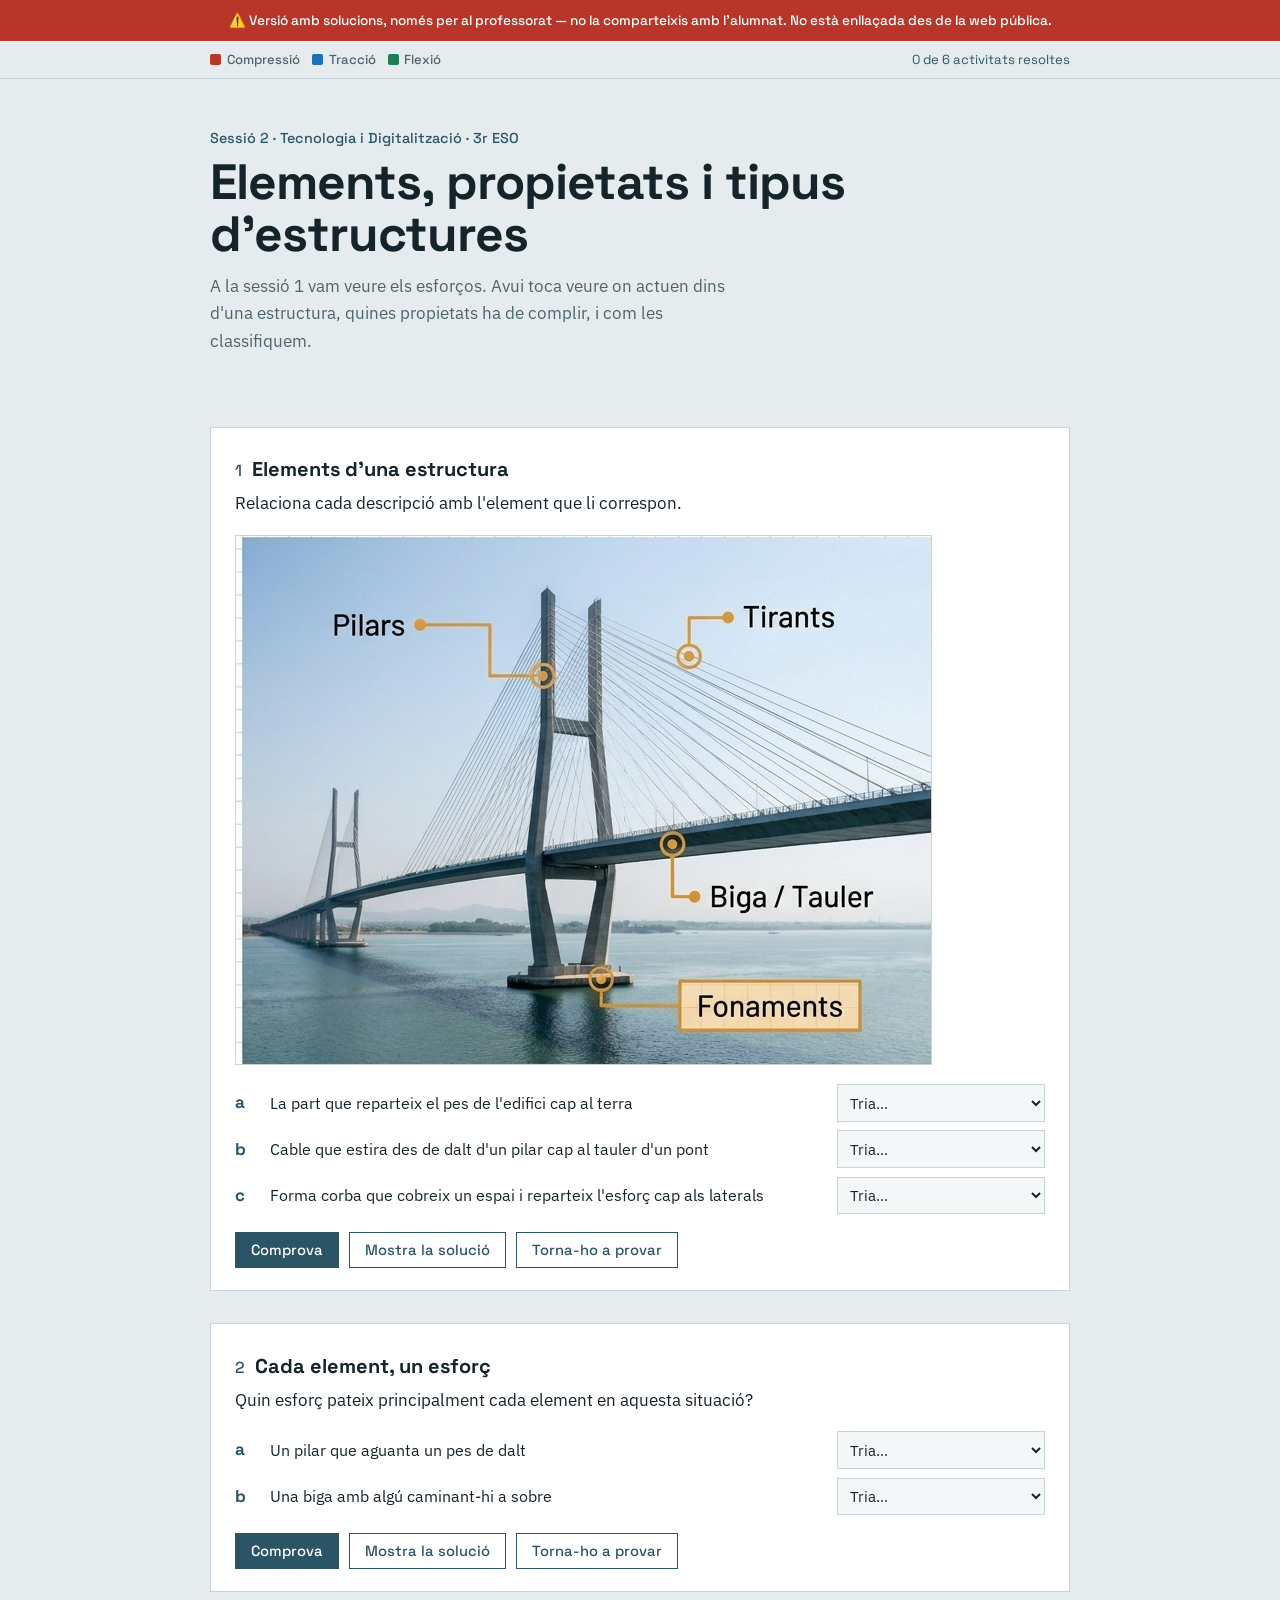
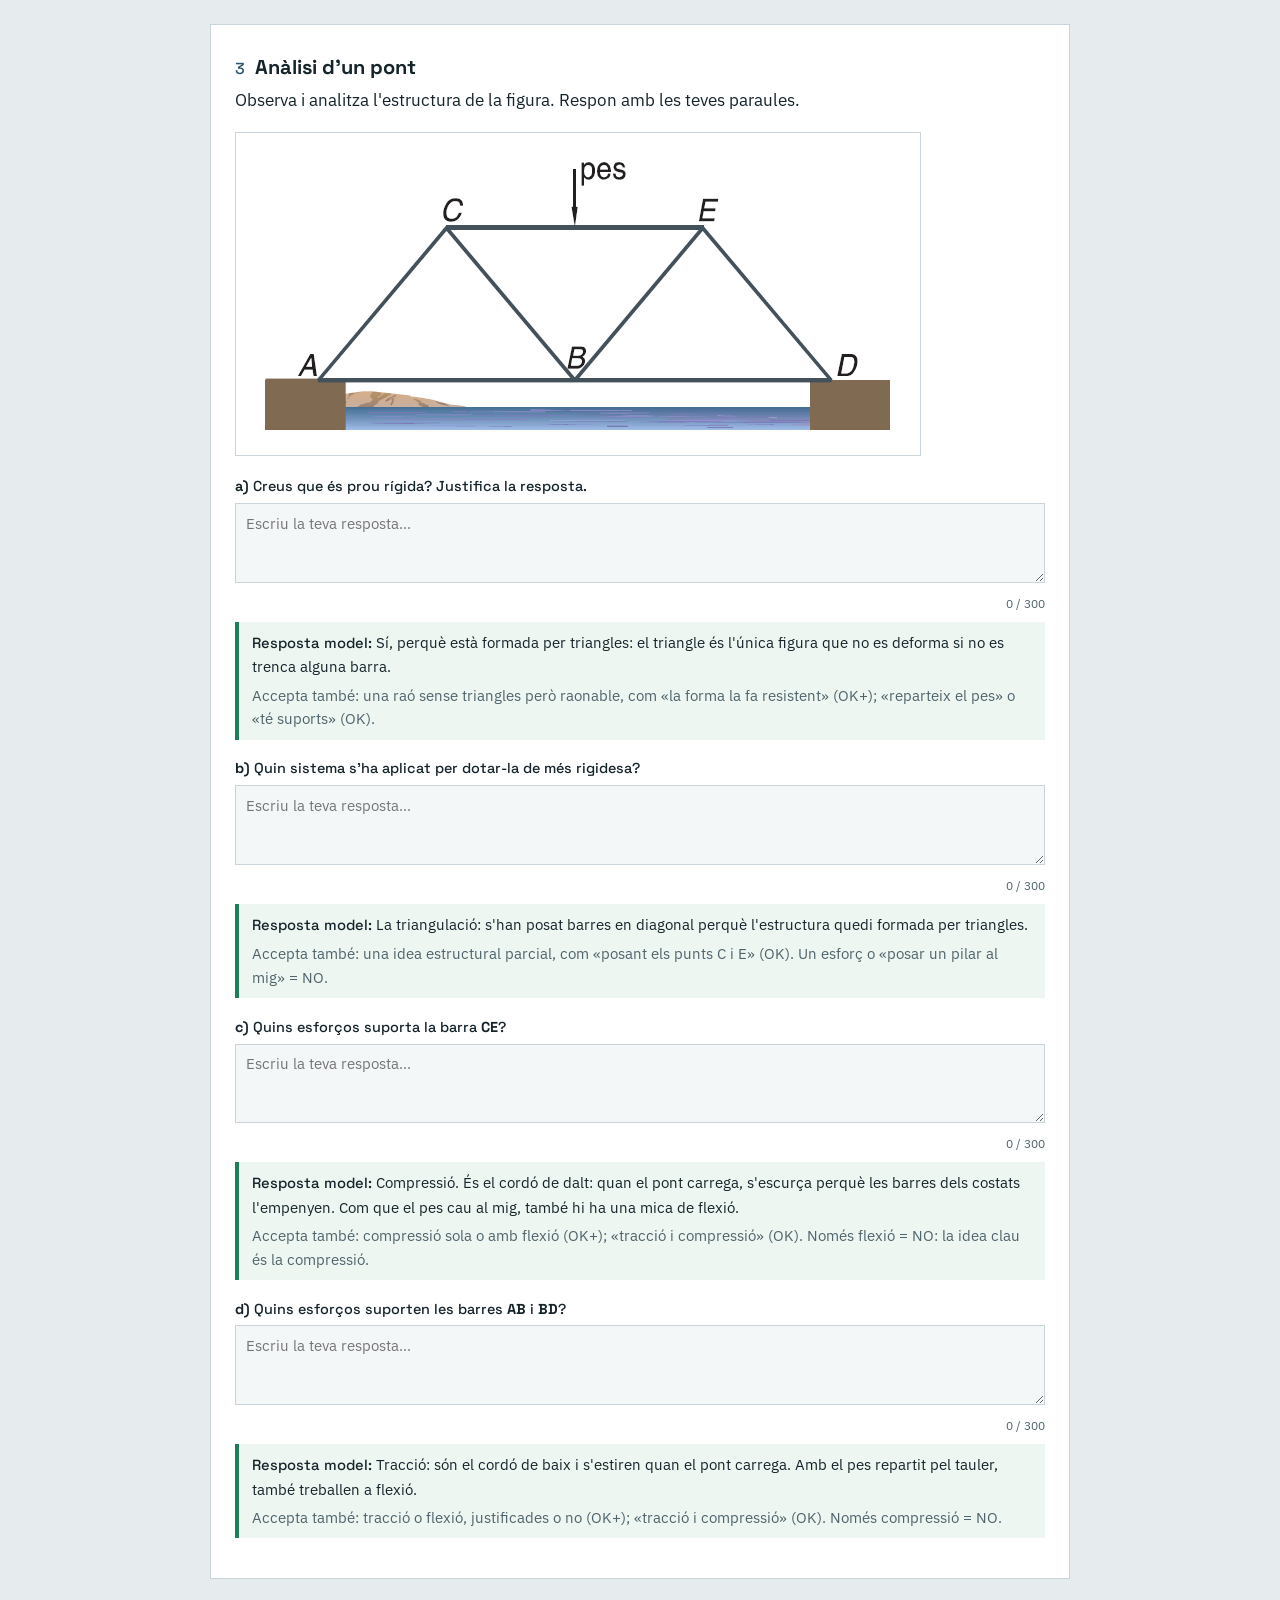
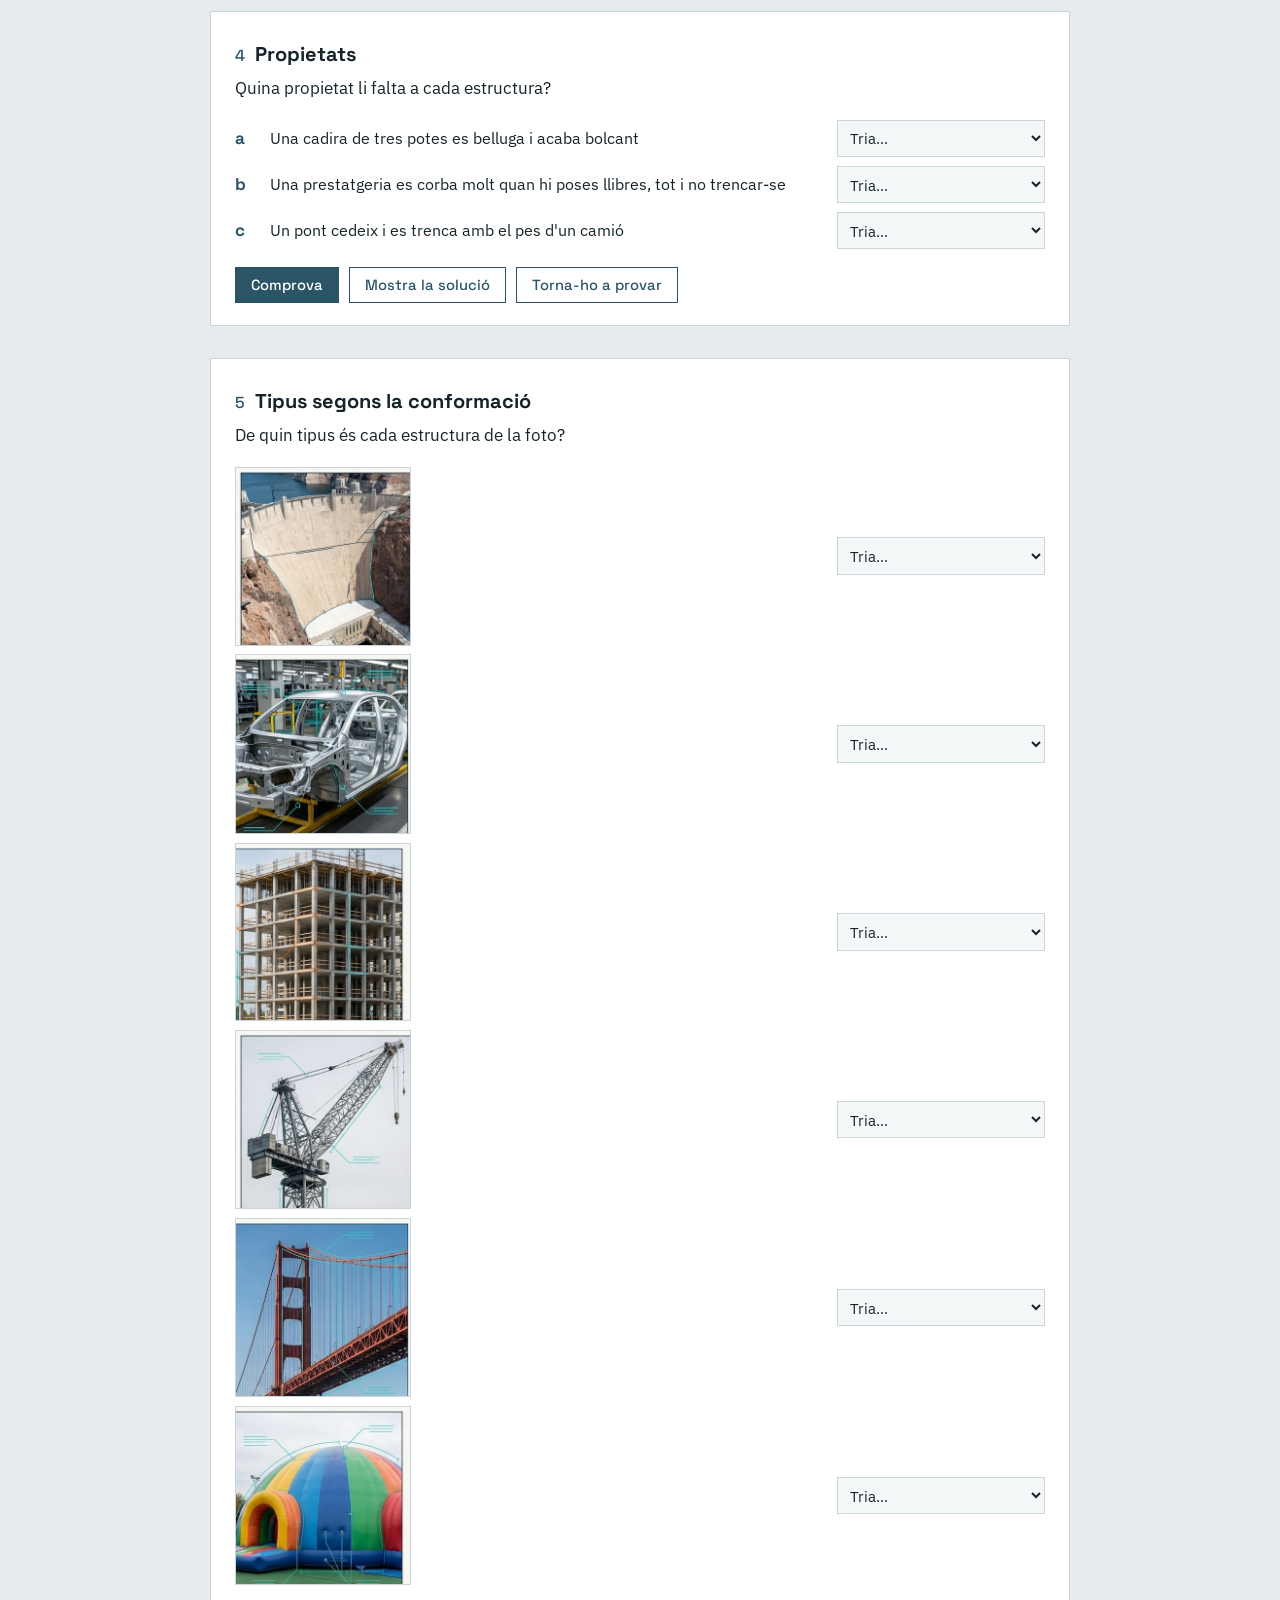
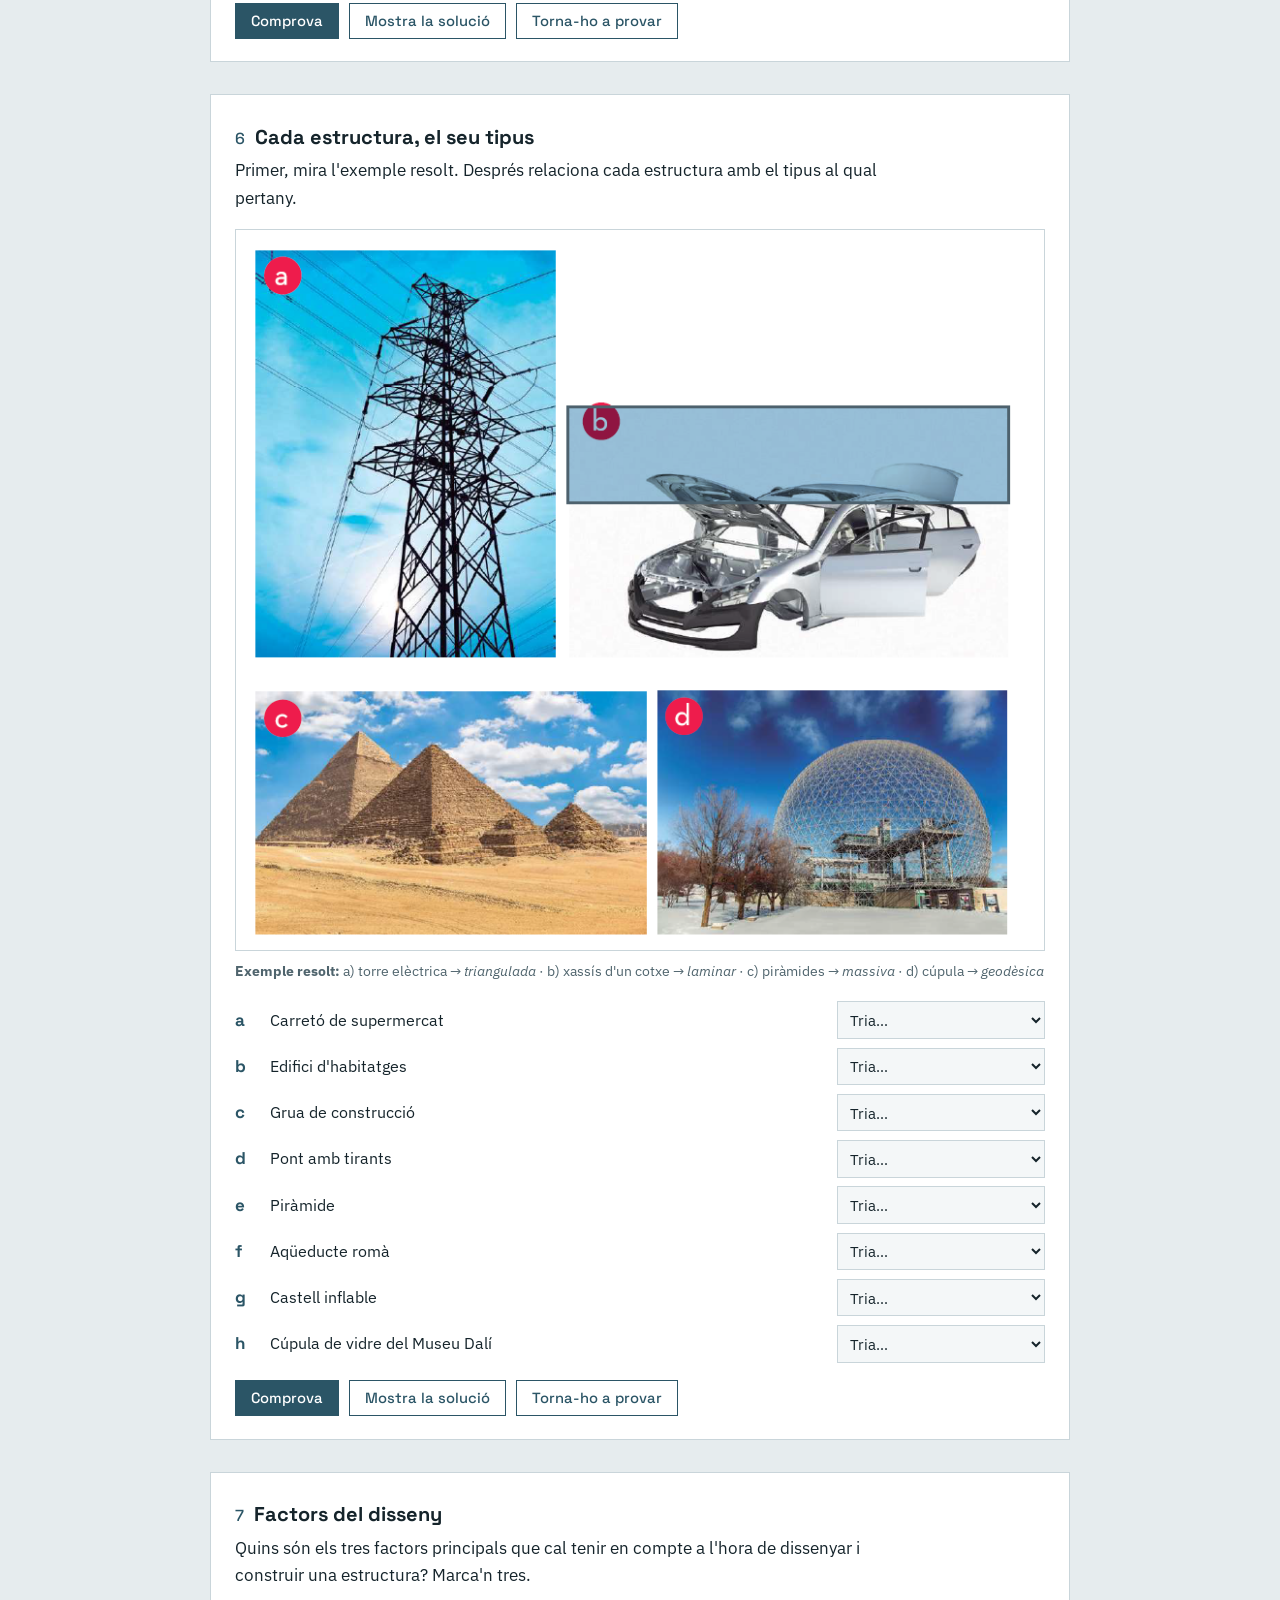
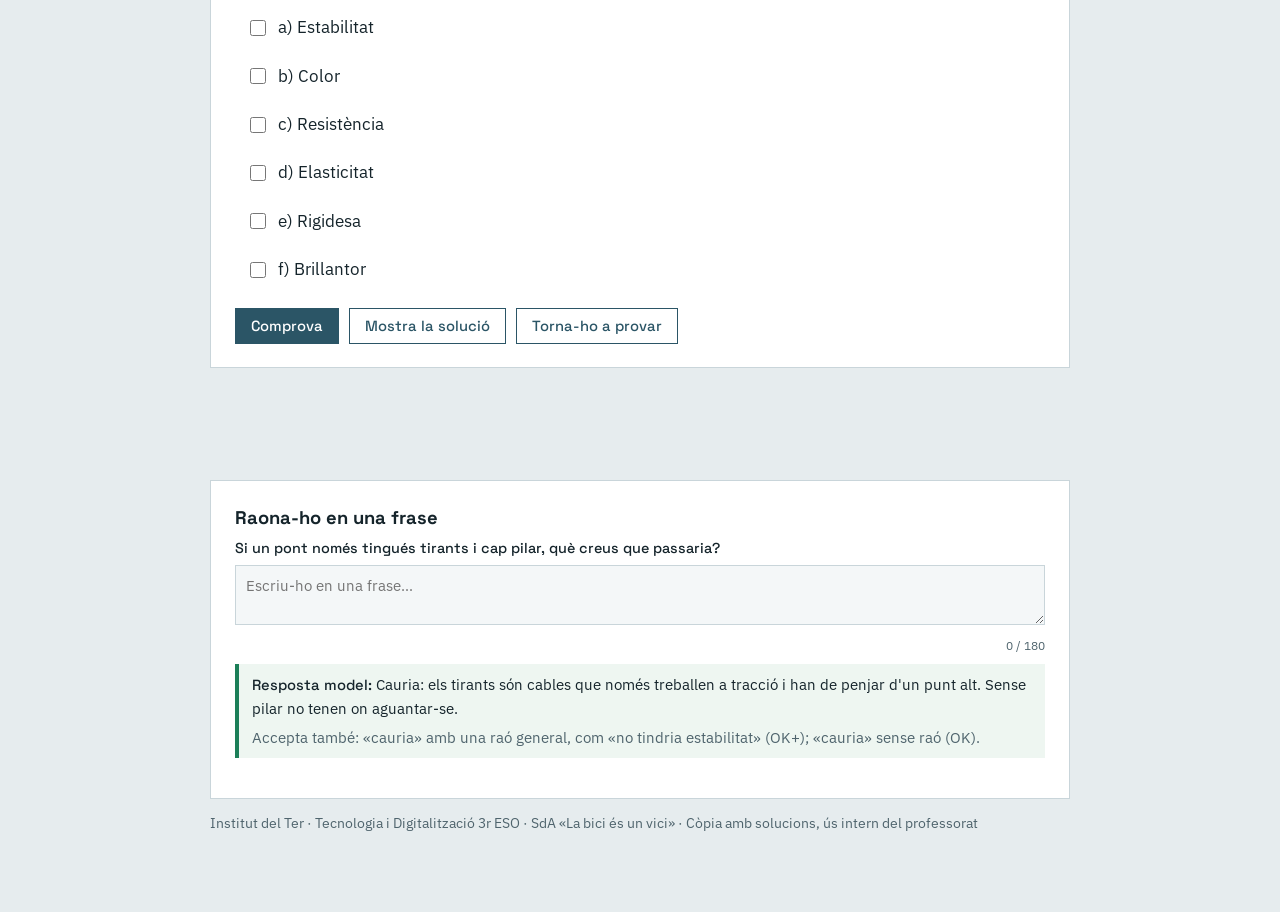
<file: s2-estructures/solucions.html>
<!doctype html>
<html lang="ca">
  <head>
    <meta charset="utf-8" />
    <meta name="robots" content="noindex, nofollow" />
    <meta name="viewport" content="width=device-width, initial-scale=1" />
    <title>S2 · Estructures — Solucions (professorat)</title>
    <link rel="preconnect" href="https://fonts.googleapis.com" />
    <link rel="preconnect" href="https://fonts.gstatic.com" crossorigin />
    <link
      href="https://fonts.googleapis.com/css2?family=Space+Grotesk:wght@500;700&family=IBM+Plex+Sans:ital,wght@0,400;0,600;1,400&display=swap"
      rel="stylesheet"
    />
    <link rel="stylesheet" href="../assets/estil.css" />
    <style>
      /* codi propi d'aquesta pàgina: activitat de resposta escrita (3), amb
         el mateix aspecte que les .activitat però fora del motor de correcció */
      .activitat-escrita {
        background: var(--surface);
        border: 1px solid var(--rule);
        margin-top: 2rem;
        padding: 1.6rem 1.5rem 1.4rem;
      }
      .activitat-escrita > h2 {
        font-family: var(--display);
        font-weight: 700;
        font-size: 1.25rem;
        margin: 0 0 0.2rem;
        display: flex;
        gap: 0.6rem;
        align-items: baseline;
      }
      .activitat-escrita > h2 em {
        font-style: normal;
        color: var(--steel);
        font-weight: 500;
        font-size: 1rem;
        flex: 0 0 auto;
      }
      .exemple-resolt {
        margin-top: 0.5rem;
        font-size: 0.9rem;
        color: var(--ink-soft);
      }
      .raonament {
        max-width: 900px;
        margin: 2rem auto 0;
        padding: 0 1.25rem;
      }
      .raonament .capsa {
        background: var(--surface);
        border: 1px solid var(--rule);
        padding: 1.4rem 1.5rem;
      }
      .raonament h2 {
        font-family: var(--display);
        font-weight: 700;
        font-size: 1.15rem;
        margin: 0 0 0.3rem;
      }
      .raonament p.consigna {
        margin: 0.2rem 0 1rem;
        color: var(--ink-soft);
      }
      .raonament label,
      .activitat-escrita label {
        display: block;
        font-family: var(--display);
        font-weight: 500;
        font-size: 0.9rem;
        margin: 0 0 0.3rem;
      }
      .raonament textarea,
      .activitat-escrita textarea {
        font-family: var(--text);
        font-size: 0.95rem;
        color: var(--ink);
        background: #f4f7f8;
        border: 1px solid var(--rule);
        padding: 0.55rem 0.6rem;
        width: 100%;
        border-radius: 0;
        resize: vertical;
      }
      .raonament .pregunta,
      .activitat-escrita .pregunta {
        margin-bottom: 1.1rem;
      }
      .raonament .compt,
      .activitat-escrita .compt {
        font-size: 0.78rem;
        color: var(--ink-soft);
        text-align: right;
        display: block;
        margin-top: 0.2rem;
      }
    </style>
      <style>
      /* només a solucions.html: respostes model de les preguntes obertes */
      .model-resposta {
        border-left: 4px solid var(--ok);
        background: #eef6f1;
        padding: 0.55rem 0.8rem;
        margin-top: 0.5rem;
        font-size: 0.92rem;
      }
      .model-resposta b { font-family: var(--display); font-weight: 500; }
      .model-resposta .accepta { margin: 0.3rem 0 0; color: var(--ink-soft); }
    </style>
  </head>
  <body>
    <div
      style="background:var(--ko);color:#fff;text-align:center;padding:.6rem 1rem;font-family:var(--display);font-weight:500;font-size:.85rem;"
    >
      ⚠️ Versió amb solucions, només per al professorat — no la comparteixis
      amb l'alumnat. No està enllaçada des de la web pública.
    </div>

    <div class="barra">
      <div class="barra-int">
        <span class="xip"
          ><i style="background: var(--compressio)"></i>Compressió</span
        >
        <span class="xip"
          ><i style="background: var(--traccio)"></i>Tracció</span
        >
        <span class="xip"><i style="background: var(--flexio)"></i>Flexió</span>
        <span class="marcador" id="marcador" aria-live="polite"
          >0 de 6 activitats resoltes</span
        >
      </div>
    </div>

    <header class="portada">
      <p class="sessio">Sessió 2 · Tecnologia i Digitalització · 3r ESO</p>
      <h1>Elements, propietats i tipus d'estructures</h1>
      <p class="entradeta">
        A la sessió 1 vam veure els esforços. Avui toca veure on actuen dins
        d'una estructura, quines propietats ha de complir, i com les
        classifiquem.
      </p>
    </header>

    <main>
      <!-- ============ 1 ============ -->
      <section class="activitat" data-activitat="a1">
        <h2><em>1</em> Elements d'una estructura</h2>
        <p class="consigna">
          Relaciona cada descripció amb l'element que li correspon.
        </p>

        <figure class="figura">
          <img
            src="imatges/elements.png"
            alt="Tres elements d'una estructura etiquetats a), b) i c)"
            onerror="
              this.insertAdjacentHTML(
                'afterend',
                '&lt;div class=\'falta-imatge\'&gt;Falta la imatge de l\'activitat. Desa-la com a &lt;code&gt;imatges/elements.png&lt;/code&gt; al costat d\'aquest fitxer, o canvia el &lt;code&gt;src&lt;/code&gt; d\'aquesta etiqueta &lt;code&gt;&amp;lt;img&amp;gt;&lt;/code&gt; per l\'adreça on la tinguis penjada.&lt;/div&gt;',
              );
              this.remove();
            "
          />
        </figure>

        <ul class="respostes">
          <li>
            <span class="lletra">a</span
            ><span class="enunciat"
              >La part que reparteix el pes de l'edifici cap al terra</span
            >
            <select
              data-c="Rm9uYW1lbnRz"
              data-opcions="Fonaments|Pilars|Bigues|Tirants|Arcs|Perfils"
              aria-label="Element a"
            ></select>
          </li>
          <li>
            <span class="lletra">b</span
            ><span class="enunciat"
              >Cable que estira des de dalt d'un pilar cap al tauler d'un
              pont</span
            >
            <select
              data-c="VGlyYW50cw=="
              data-opcions="Fonaments|Pilars|Bigues|Tirants|Arcs|Perfils"
              aria-label="Element b"
            ></select>
          </li>
          <li>
            <span class="lletra">c</span
            ><span class="enunciat"
              >Forma corba que cobreix un espai i reparteix l'esforç cap als
              laterals</span
            >
            <select
              data-c="QXJjcw=="
              data-opcions="Fonaments|Pilars|Bigues|Tirants|Arcs|Perfils"
              aria-label="Element c"
            ></select>
          </li>
        </ul>

        <div class="accions">
          <button type="button" data-accio="comprova">Comprova</button>
          <button type="button" class="secundari" data-accio="solucio">
            Mostra la solució
          </button>
          <button type="button" class="secundari" data-accio="neteja">
            Torna-ho a provar
          </button>
          <span class="veredicte" aria-live="polite"></span>
        </div>
      </section>

      <!-- ============ 2 ============ -->
      <section class="activitat" data-activitat="a2">
        <h2><em>2</em> Cada element, un esforç</h2>
        <p class="consigna">
          Quin esforç pateix principalment cada element en aquesta situació?
        </p>

        <ul class="respostes">
          <li>
            <span class="lletra">a</span
            ><span class="enunciat">Un pilar que aguanta un pes de dalt</span>
            <select
              data-c="Q29tcHJlc3Npw7M="
              aria-label="Esforç del pilar"
            ></select>
          </li>
          <li>
            <span class="lletra">b</span
            ><span class="enunciat">Una biga amb algú caminant-hi a sobre</span>
            <select
              data-c="RmxleGnDsw=="
              aria-label="Esforç de la biga"
            ></select>
          </li>
        </ul>

        <div class="accions">
          <button type="button" data-accio="comprova">Comprova</button>
          <button type="button" class="secundari" data-accio="solucio">
            Mostra la solució
          </button>
          <button type="button" class="secundari" data-accio="neteja">
            Torna-ho a provar
          </button>
          <span class="veredicte" aria-live="polite"></span>
        </div>
      </section>

      <!-- ============ 3 ============ -->
      <!-- Resposta escrita: fora del motor de correcció — s'entrega amb els raonaments -->
      <section class="activitat-escrita">
        <h2><em>3</em> Anàlisi d'un pont</h2>
        <p class="consigna">
          Observa i analitza l'estructura de la figura. Respon amb les teves
          paraules.
        </p>

        <figure class="figura">
          <img
            src="imatges/Pont_Esforços.png"
            alt="Pont triangulat amb nusos A, B i D a baix, C i E a dalt, i un pes aplicat al mig de la barra CE"
            onerror="
              this.insertAdjacentHTML(
                'afterend',
                '&lt;div class=\'falta-imatge\'&gt;Falta &lt;code&gt;imatges/Pont_Esforços.png&lt;/code&gt;&lt;/div&gt;',
              );
              this.remove();
            "
          />
        </figure>

        <div class="pregunta">
          <label for="pont-a"
            ><strong>a)</strong> Creus que és prou rígida? Justifica la
            resposta.</label
          >
          <textarea
            id="pont-a"
            rows="3"
            maxlength="300"
            placeholder="Escriu la teva resposta…"
          ></textarea>
          <span class="compt" data-per="pont-a">0 / 300</span>
          <div class="model-resposta"><b>Resposta model:</b> Sí, perquè està formada per triangles: el triangle és l'única figura que no es deforma si no es trenca alguna barra.<p class="accepta">Accepta també: una raó sense triangles però raonable, com «la forma la fa resistent» (OK+); «reparteix el pes» o «té suports» (OK).</p></div>
        </div>
        <div class="pregunta">
          <label for="pont-b"
            ><strong>b)</strong> Quin sistema s'ha aplicat per dotar-la de més
            rigidesa?</label
          >
          <textarea
            id="pont-b"
            rows="3"
            maxlength="300"
            placeholder="Escriu la teva resposta…"
          ></textarea>
          <span class="compt" data-per="pont-b">0 / 300</span>
          <div class="model-resposta"><b>Resposta model:</b> La triangulació: s'han posat barres en diagonal perquè l'estructura quedi formada per triangles.<p class="accepta">Accepta també: una idea estructural parcial, com «posant els punts C i E» (OK). Un esforç o «posar un pilar al mig» = NO.</p></div>
        </div>
        <div class="pregunta">
          <label for="pont-c"
            ><strong>c)</strong> Quins esforços suporta la barra
            <strong>CE</strong>?</label
          >
          <textarea
            id="pont-c"
            rows="3"
            maxlength="300"
            placeholder="Escriu la teva resposta…"
          ></textarea>
          <span class="compt" data-per="pont-c">0 / 300</span>
          <div class="model-resposta"><b>Resposta model:</b> Compressió. És el cordó de dalt: quan el pont carrega, s'escurça perquè les barres dels costats l'empenyen. Com que el pes cau al mig, també hi ha una mica de flexió.<p class="accepta">Accepta també: compressió sola o amb flexió (OK+); «tracció i compressió» (OK). Només flexió = NO: la idea clau és la compressió.</p></div>
        </div>
        <div class="pregunta">
          <label for="pont-d"
            ><strong>d)</strong> Quins esforços suporten les barres
            <strong>AB</strong> i <strong>BD</strong>?</label
          >
          <textarea
            id="pont-d"
            rows="3"
            maxlength="300"
            placeholder="Escriu la teva resposta…"
          ></textarea>
          <span class="compt" data-per="pont-d">0 / 300</span>
          <div class="model-resposta"><b>Resposta model:</b> Tracció: són el cordó de baix i s'estiren quan el pont carrega. Amb el pes repartit pel tauler, també treballen a flexió.<p class="accepta">Accepta també: tracció o flexió, justificades o no (OK+); «tracció i compressió» (OK). Només compressió = NO.</p></div>
        </div>
      </section>

      <!-- ============ 4 ============ -->
      <section class="activitat" data-activitat="a4">
        <h2><em>4</em> Propietats</h2>
        <p class="consigna">Quina propietat li falta a cada estructura?</p>

        <ul class="respostes">
          <li>
            <span class="lletra">a</span
            ><span class="enunciat"
              >Una cadira de tres potes es belluga i acaba bolcant</span
            >
            <select
              data-c="RXN0YWJpbGl0YXQ="
              data-opcions="Estabilitat|Resistència|Rigidesa"
              aria-label="Propietat a"
            ></select>
          </li>
          <li>
            <span class="lletra">b</span
            ><span class="enunciat"
              >Una prestatgeria es corba molt quan hi poses llibres, tot i no
              trencar-se</span
            >
            <select
              data-c="UmlnaWRlc2E="
              data-opcions="Estabilitat|Resistència|Rigidesa"
              aria-label="Propietat b"
            ></select>
          </li>
          <li>
            <span class="lletra">c</span
            ><span class="enunciat"
              >Un pont cedeix i es trenca amb el pes d'un camió</span
            >
            <select
              data-c="UmVzaXN0w6huY2lh"
              data-opcions="Estabilitat|Resistència|Rigidesa"
              aria-label="Propietat c"
            ></select>
          </li>
        </ul>

        <div class="accions">
          <button type="button" data-accio="comprova">Comprova</button>
          <button type="button" class="secundari" data-accio="solucio">
            Mostra la solució
          </button>
          <button type="button" class="secundari" data-accio="neteja">
            Torna-ho a provar
          </button>
          <span class="veredicte" aria-live="polite"></span>
        </div>
      </section>

      <!-- ============ 5 ============ -->
      <section class="activitat" data-activitat="a5">
        <h2><em>5</em> Tipus segons la conformació</h2>
        <p class="consigna">De quin tipus és cada estructura de la foto?</p>

        <ul class="respostes" style="grid-template-columns: 1fr">
          <li class="amb-imatge">
            <figure class="figura" style="margin: 0">
              <img
                src="imatges/tipus-massiva.png"
                alt="Estructura massiva"
                style="width: 100%"
                onerror="
                  this.insertAdjacentHTML(
                    'afterend',
                    '&lt;div class=\'falta-imatge\'&gt;Falta &lt;code&gt;imatges/tipus-massiva.png&lt;/code&gt;&lt;/div&gt;',
                  );
                  this.remove();
                "
              />
            </figure>
            <span class="enunciat"></span>
            <select
              data-c="TWFzc2l2YQ=="
              data-opcions="Massiva|Laminar|Tramada|Triangulada|Penjada|Pneumàtica"
              aria-label="Tipus 1"
            ></select>
          </li>
          <li class="amb-imatge">
            <figure class="figura" style="margin: 0">
              <img
                src="imatges/tipus-laminar.png"
                alt="Estructura laminar"
                style="width: 100%"
                onerror="
                  this.insertAdjacentHTML(
                    'afterend',
                    '&lt;div class=\'falta-imatge\'&gt;Falta &lt;code&gt;imatges/tipus-laminar.png&lt;/code&gt;&lt;/div&gt;',
                  );
                  this.remove();
                "
              />
            </figure>
            <span class="enunciat"></span>
            <select
              data-c="TGFtaW5hcg=="
              data-opcions="Massiva|Laminar|Tramada|Triangulada|Penjada|Pneumàtica"
              aria-label="Tipus 2"
            ></select>
          </li>
          <li class="amb-imatge">
            <figure class="figura" style="margin: 0">
              <img
                src="imatges/tipus-tramada.png"
                alt="Estructura tramada"
                style="width: 100%"
                onerror="
                  this.insertAdjacentHTML(
                    'afterend',
                    '&lt;div class=\'falta-imatge\'&gt;Falta &lt;code&gt;imatges/tipus-tramada.png&lt;/code&gt;&lt;/div&gt;',
                  );
                  this.remove();
                "
              />
            </figure>
            <span class="enunciat"></span>
            <select
              data-c="VHJhbWFkYQ=="
              data-opcions="Massiva|Laminar|Tramada|Triangulada|Penjada|Pneumàtica"
              aria-label="Tipus 3"
            ></select>
          </li>
          <li class="amb-imatge">
            <figure class="figura" style="margin: 0">
              <img
                src="imatges/tipus-triangulada.png"
                alt="Estructura triangulada"
                style="width: 100%"
                onerror="
                  this.insertAdjacentHTML(
                    'afterend',
                    '&lt;div class=\'falta-imatge\'&gt;Falta &lt;code&gt;imatges/tipus-triangulada.png&lt;/code&gt;&lt;/div&gt;',
                  );
                  this.remove();
                "
              />
            </figure>
            <span class="enunciat"></span>
            <select
              data-c="VHJpYW5ndWxhZGE="
              data-opcions="Massiva|Laminar|Tramada|Triangulada|Penjada|Pneumàtica"
              aria-label="Tipus 4"
            ></select>
          </li>
          <li class="amb-imatge">
            <figure class="figura" style="margin: 0">
              <img
                src="imatges/tipus-penjada.png"
                alt="Estructura penjada"
                style="width: 100%"
                onerror="
                  this.insertAdjacentHTML(
                    'afterend',
                    '&lt;div class=\'falta-imatge\'&gt;Falta &lt;code&gt;imatges/tipus-penjada.png&lt;/code&gt;&lt;/div&gt;',
                  );
                  this.remove();
                "
              />
            </figure>
            <span class="enunciat"></span>
            <select
              data-c="UGVuamFkYQ=="
              data-opcions="Massiva|Laminar|Tramada|Triangulada|Penjada|Pneumàtica"
              aria-label="Tipus 5"
            ></select>
          </li>
          <li class="amb-imatge">
            <figure class="figura" style="margin: 0">
              <img
                src="imatges/tipus-pneumatica.png"
                alt="Estructura pneumàtica"
                style="width: 100%"
                onerror="
                  this.insertAdjacentHTML(
                    'afterend',
                    '&lt;div class=\'falta-imatge\'&gt;Falta &lt;code&gt;imatges/tipus-pneumatica.png&lt;/code&gt;&lt;/div&gt;',
                  );
                  this.remove();
                "
              />
            </figure>
            <span class="enunciat"></span>
            <select
              data-c="UG5ldW3DoHRpY2E="
              data-opcions="Massiva|Laminar|Tramada|Triangulada|Penjada|Pneumàtica"
              aria-label="Tipus 6"
            ></select>
          </li>
        </ul>

        <div class="accions">
          <button type="button" data-accio="comprova">Comprova</button>
          <button type="button" class="secundari" data-accio="solucio">
            Mostra la solució
          </button>
          <button type="button" class="secundari" data-accio="neteja">
            Torna-ho a provar
          </button>
          <span class="veredicte" aria-live="polite"></span>
        </div>
      </section>

      <!-- ============ 6 ============ -->
      <section class="activitat" data-activitat="a6">
        <h2><em>6</em> Cada estructura, el seu tipus</h2>
        <p class="consigna">
          Primer, mira l'exemple resolt. Després relaciona cada estructura amb
          el tipus al qual pertany.
        </p>

        <figure class="figura">
          <img
            src="imatges/Exemples_Estructures.png"
            alt="Exemples d'estructures: a) torre elèctrica, b) xassís d'un cotxe, c) piràmides, d) cúpula geodèsica"
            onerror="
              this.insertAdjacentHTML(
                'afterend',
                '&lt;div class=\'falta-imatge\'&gt;Falta &lt;code&gt;imatges/Exemples_Estructures.png&lt;/code&gt;&lt;/div&gt;',
              );
              this.remove();
            "
          />
          <figcaption class="exemple-resolt">
            <strong>Exemple resolt:</strong> a) torre elèctrica →
            <em>triangulada</em> · b) xassís d'un cotxe → <em>laminar</em> · c)
            piràmides → <em>massiva</em> · d) cúpula → <em>geodèsica</em>
          </figcaption>
        </figure>

        <ul class="respostes">
          <li>
            <span class="lletra">a</span
            ><span class="enunciat">Carretó de supermercat</span>
            <select
              data-c="TGFtaW5hcg=="
              data-opcions="Arcs, voltes|Geodèsica|Laminar|Massiva|Penjada|Pneumàtica|Tramada|Triangulada"
              aria-label="Tipus del carretó de supermercat"
            ></select>
          </li>
          <li>
            <span class="lletra">b</span
            ><span class="enunciat">Edifici d'habitatges</span>
            <select
              data-c="VHJhbWFkYQ=="
              data-opcions="Arcs, voltes|Geodèsica|Laminar|Massiva|Penjada|Pneumàtica|Tramada|Triangulada"
              aria-label="Tipus de l'edifici d'habitatges"
            ></select>
          </li>
          <li>
            <span class="lletra">c</span
            ><span class="enunciat">Grua de construcció</span>
            <select
              data-c="VHJpYW5ndWxhZGE="
              data-opcions="Arcs, voltes|Geodèsica|Laminar|Massiva|Penjada|Pneumàtica|Tramada|Triangulada"
              aria-label="Tipus de la grua de construcció"
            ></select>
          </li>
          <li>
            <span class="lletra">d</span
            ><span class="enunciat">Pont amb tirants</span>
            <select
              data-c="UGVuamFkYQ=="
              data-opcions="Arcs, voltes|Geodèsica|Laminar|Massiva|Penjada|Pneumàtica|Tramada|Triangulada"
              aria-label="Tipus del pont amb tirants"
            ></select>
          </li>
          <li>
            <span class="lletra">e</span><span class="enunciat">Piràmide</span>
            <select
              data-c="TWFzc2l2YQ=="
              data-opcions="Arcs, voltes|Geodèsica|Laminar|Massiva|Penjada|Pneumàtica|Tramada|Triangulada"
              aria-label="Tipus de la piràmide"
            ></select>
          </li>
          <li>
            <span class="lletra">f</span
            ><span class="enunciat">Aqüeducte romà</span>
            <select
              data-c="QXJjcywgdm9sdGVz"
              data-opcions="Arcs, voltes|Geodèsica|Laminar|Massiva|Penjada|Pneumàtica|Tramada|Triangulada"
              aria-label="Tipus de l'aqüeducte romà"
            ></select>
          </li>
          <li>
            <span class="lletra">g</span
            ><span class="enunciat">Castell inflable</span>
            <select
              data-c="UG5ldW3DoHRpY2E="
              data-opcions="Arcs, voltes|Geodèsica|Laminar|Massiva|Penjada|Pneumàtica|Tramada|Triangulada"
              aria-label="Tipus del castell inflable"
            ></select>
          </li>
          <li>
            <span class="lletra">h</span
            ><span class="enunciat">Cúpula de vidre del Museu Dalí</span>
            <select
              data-c="R2VvZMOoc2ljYQ=="
              data-opcions="Arcs, voltes|Geodèsica|Laminar|Massiva|Penjada|Pneumàtica|Tramada|Triangulada"
              aria-label="Tipus de la cúpula del Museu Dalí"
            ></select>
          </li>
        </ul>

        <div class="accions">
          <button type="button" data-accio="comprova">Comprova</button>
          <button type="button" class="secundari" data-accio="solucio">
            Mostra la solució
          </button>
          <button type="button" class="secundari" data-accio="neteja">
            Torna-ho a provar
          </button>
          <span class="veredicte" aria-live="polite"></span>
        </div>
      </section>

      <!-- ============ 7 ============ -->
      <section class="activitat" data-activitat="a7">
        <h2><em>7</em> Factors del disseny</h2>
        <p class="consigna">
          Quins són els tres factors principals que cal tenir en compte a l'hora
          de dissenyar i construir una estructura? Marca'n tres.
        </p>

        <ul class="caselles">
          <li>
            <label
              ><input type="checkbox" data-c="dHJ1ZQ==" /><span
                >a) Estabilitat</span
              ></label
            >
          </li>
          <li>
            <label
              ><input type="checkbox" data-c="ZmFsc2U=" /><span
                >b) Color</span
              ></label
            >
          </li>
          <li>
            <label
              ><input type="checkbox" data-c="dHJ1ZQ==" /><span
                >c) Resistència</span
              ></label
            >
          </li>
          <li>
            <label
              ><input type="checkbox" data-c="ZmFsc2U=" /><span
                >d) Elasticitat</span
              ></label
            >
          </li>
          <li>
            <label
              ><input type="checkbox" data-c="dHJ1ZQ==" /><span
                >e) Rigidesa</span
              ></label
            >
          </li>
          <li>
            <label
              ><input type="checkbox" data-c="ZmFsc2U=" /><span
                >f) Brillantor</span
              ></label
            >
          </li>
        </ul>

        <div class="accions">
          <button type="button" data-accio="comprova">Comprova</button>
          <button type="button" class="secundari" data-accio="solucio">
            Mostra la solució
          </button>
          <button type="button" class="secundari" data-accio="neteja">
            Torna-ho a provar
          </button>
          <span class="veredicte" aria-live="polite"></span>
        </div>
      </section>
    </main>

    <!-- Raonament: fora del motor de correcció — s'entrega a part, a la seva pròpia pestanya -->
    <section class="raonament">
      <div class="capsa">
        <h2>Raona-ho en una frase</h2>

        <div class="pregunta">
          <label for="raon-2"
            >Si un pont només tingués tirants i cap pilar, què creus que
            passaria?</label
          >
          <textarea
            id="raon-2"
            rows="2"
            maxlength="180"
            placeholder="Escriu-ho en una frase…"
          ></textarea>
          <span class="compt" data-per="raon-2">0 / 180</span>
          <div class="model-resposta"><b>Resposta model:</b> Cauria: els tirants són cables que només treballen a tracció i han de penjar d'un punt alt. Sense pilar no tenen on aguantar-se.<p class="accepta">Accepta també: «cauria» amb una raó general, com «no tindria estabilitat» (OK+); «cauria» sense raó (OK).</p></div>
        </div>
      </div>
    </section>

    <footer>
      <p>
        Institut del Ter · Tecnologia i Digitalització 3r ESO · SdA «La bici és
        un vici» · Còpia amb solucions, ús intern del professorat
      </p>
    </footer>
    <script src="../assets/motor-fitxa.js"></script>
    <script>
      const SCRIPT_URL =
        "https://script.google.com/macros/s/AKfycbxXcgmuqEghVayqajZL-sYY8dNcPXuKbjXQNXoA90HjE0QE2t3mq_EcvKa7Gk40RCBxBA/exec";

      FitxaEngine.init({
        // ⚙️ Còpia només per al professorat, generada amb eines/genera-solucions.py:
        // mostra les solucions i no envia res al full de càlcul.
        activitat: "S2 Estructures",
        ambSolucions: true,
        opcions: ["Tracció", "Compressió", "Flexió"],
        titols: {
          a1: "1 Elements",
          a2: "2 Elements i esforços",
          a4: "4 Propietats",
          a5: "5 Tipus",
          a6: "6 Relació estructura-tipus",
          a7: "7 Factors del disseny",
        },
      });

      // codi propi: entrega separada de l'anàlisi del pont i el raonament (segona pestanya al mateix full)
      const btnEntrega = document.getElementById("btn-entrega");
      const estatEntrega = document.getElementById("estat-entrega");
      if (btnEntrega) {
        btnEntrega.addEventListener("click", () => {
          const nom = document.getElementById("camp-nom").value.trim();
          const grup = document.getElementById("camp-grup").value;
          if (!nom || !grup) return; // el motor principal ja n'avisa
          if (!SCRIPT_URL || SCRIPT_URL.includes("ENGANXA_AQUI")) return;

          const dades = new URLSearchParams({
            sessio: "S2 Estructures — Raonaments",
            nom,
            grup,
            resposta_1: document.getElementById("pont-a").value.trim(),
            resposta_2: document.getElementById("pont-b").value.trim(),
            resposta_3: document.getElementById("pont-c").value.trim(),
            resposta_4: document.getElementById("pont-d").value.trim(),
            resposta_5: document.getElementById("raon-2").value.trim(),
          });
          fetch(SCRIPT_URL, { method: "POST", mode: "no-cors", body: dades });
        });
      }

      document.querySelectorAll(".compt[data-per]").forEach((c) => {
        const t = document.getElementById(c.dataset.per);
        t.addEventListener("input", () => {
          c.textContent = t.value.length + " / " + t.maxLength;
        });
      });
    </script>
  </body>
</html>
</file>
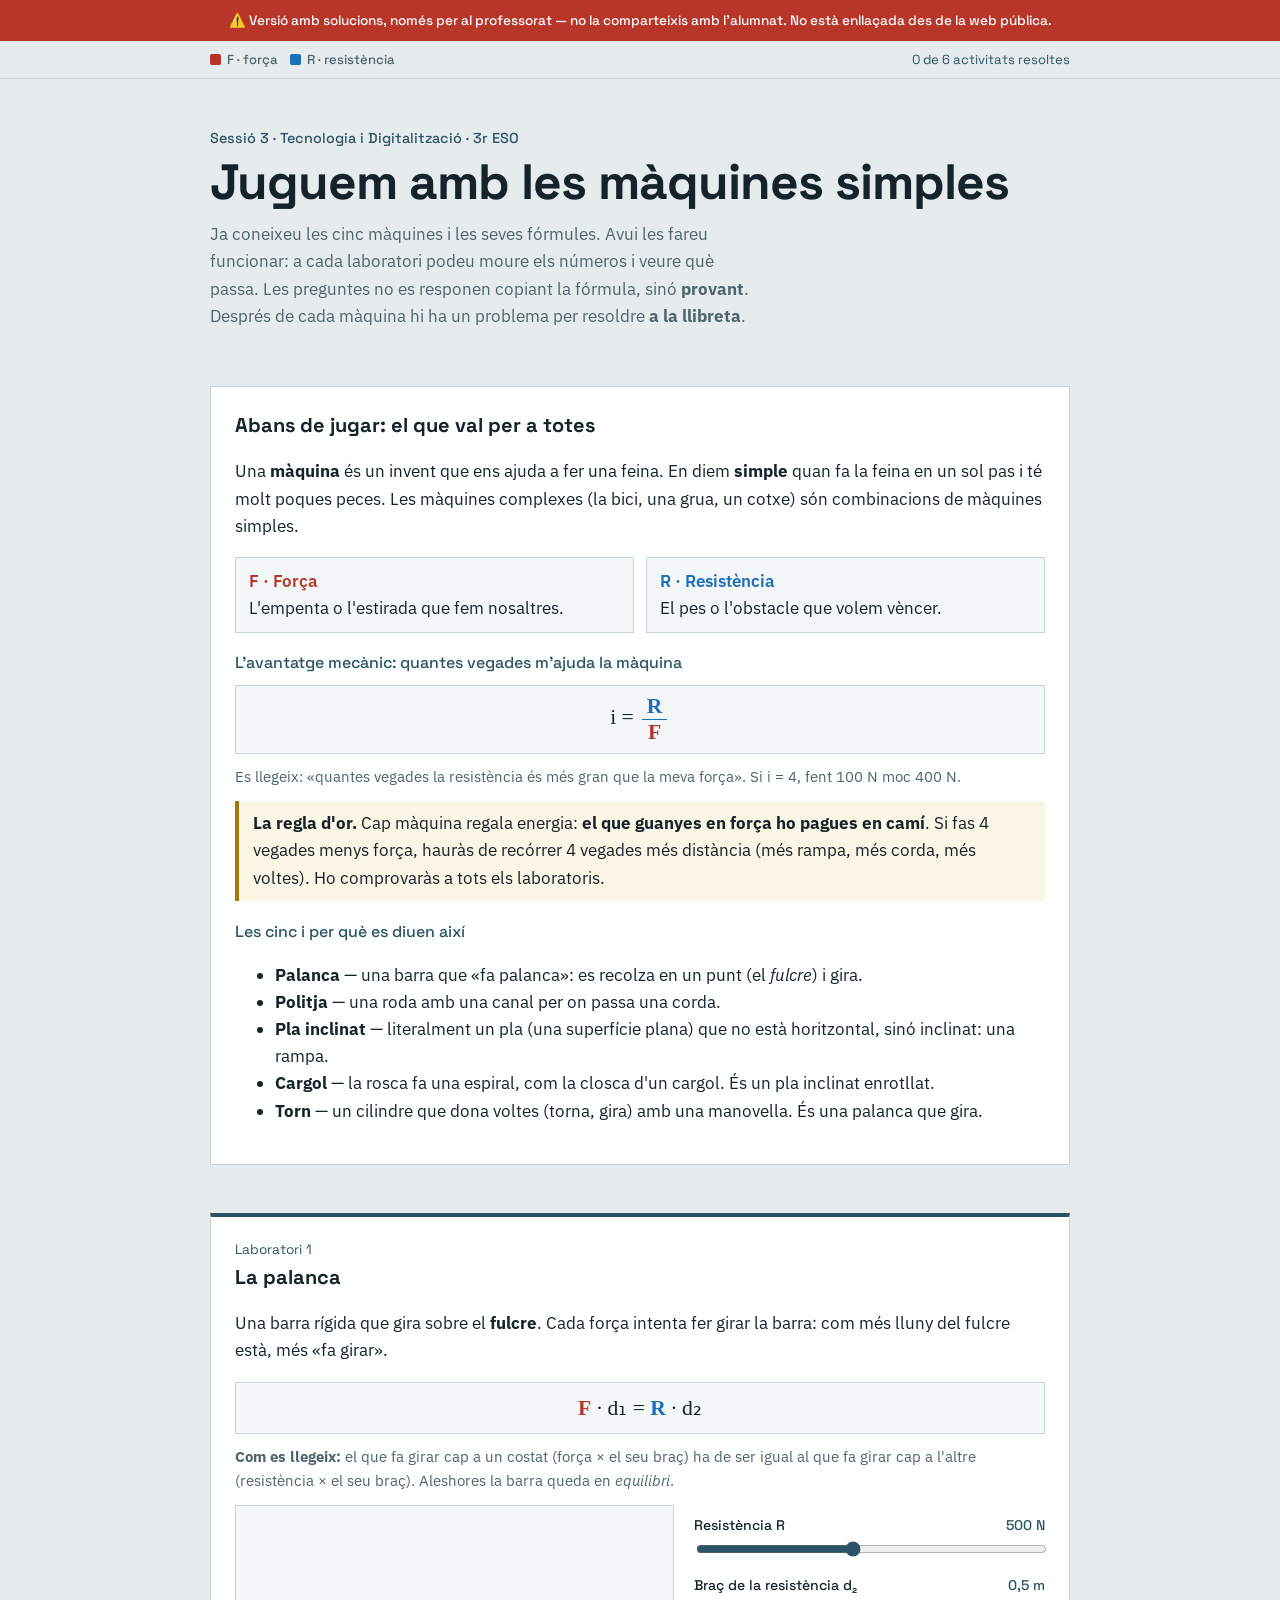
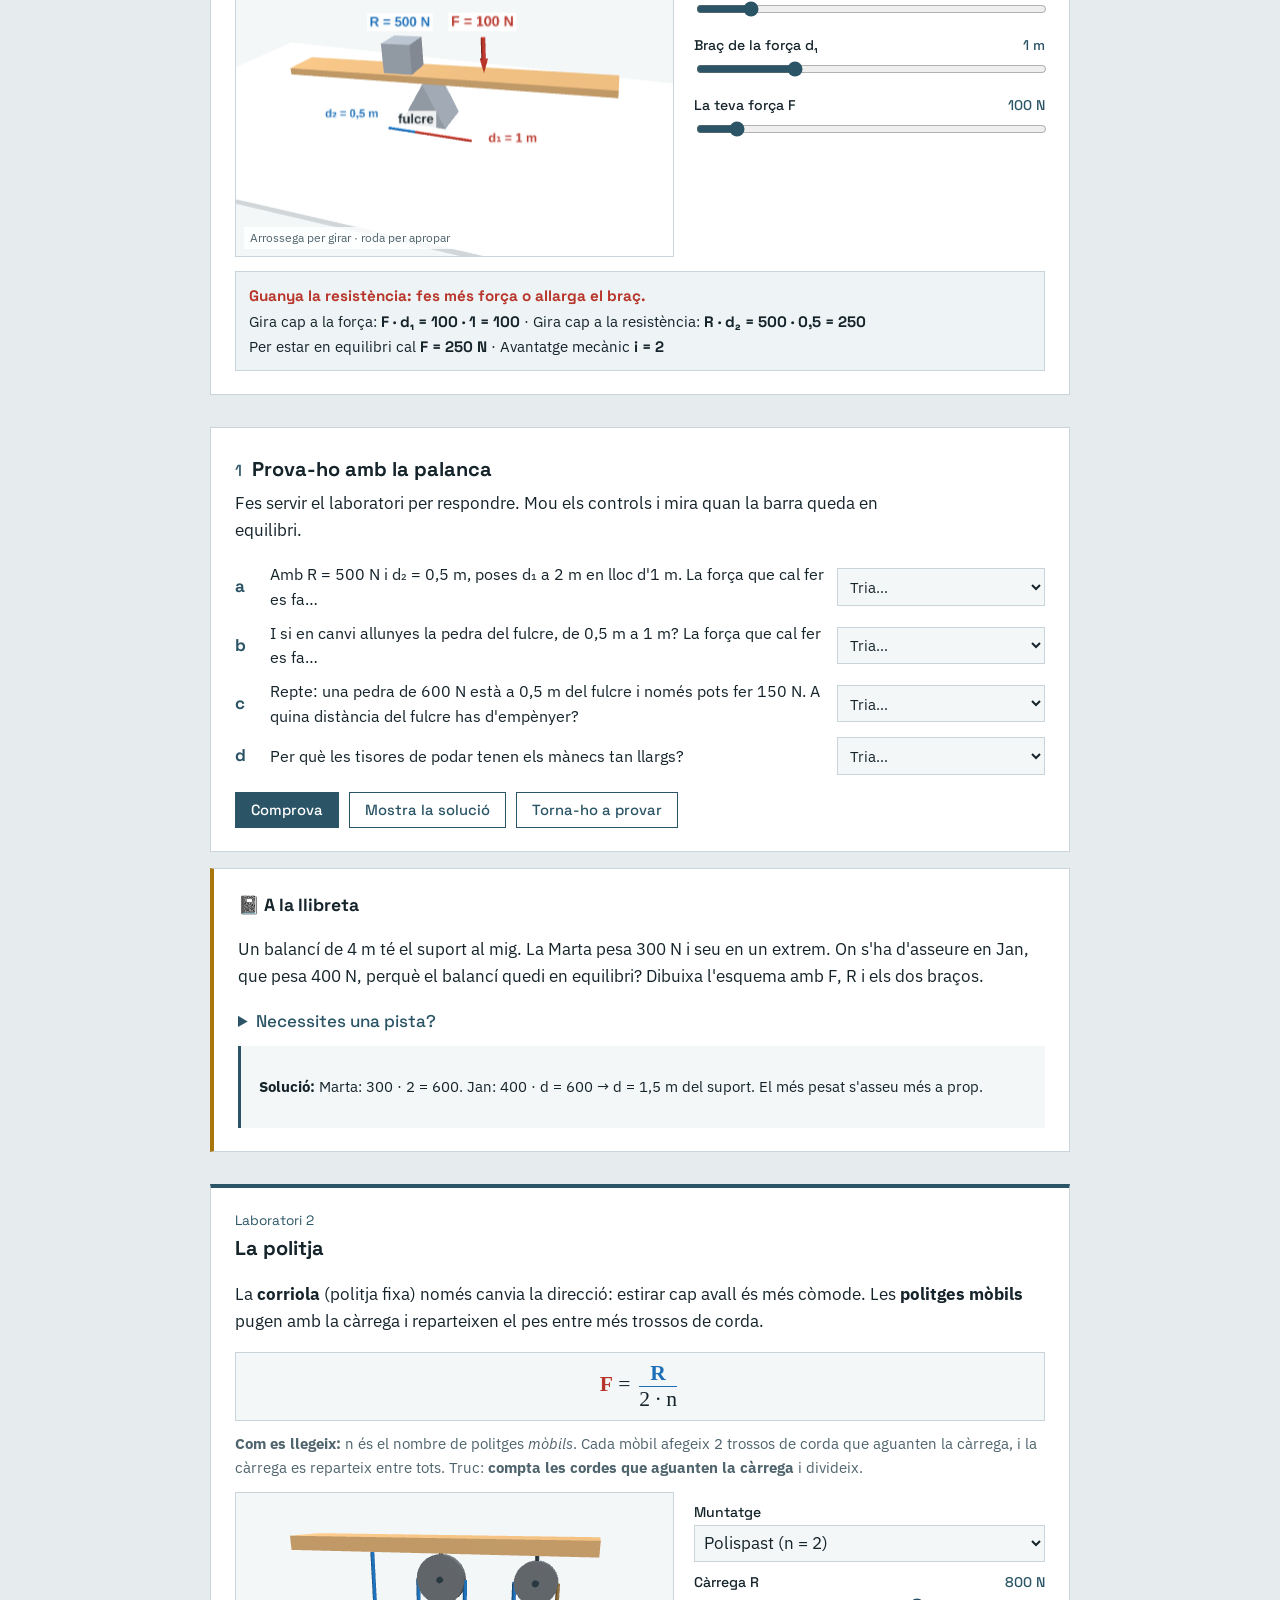
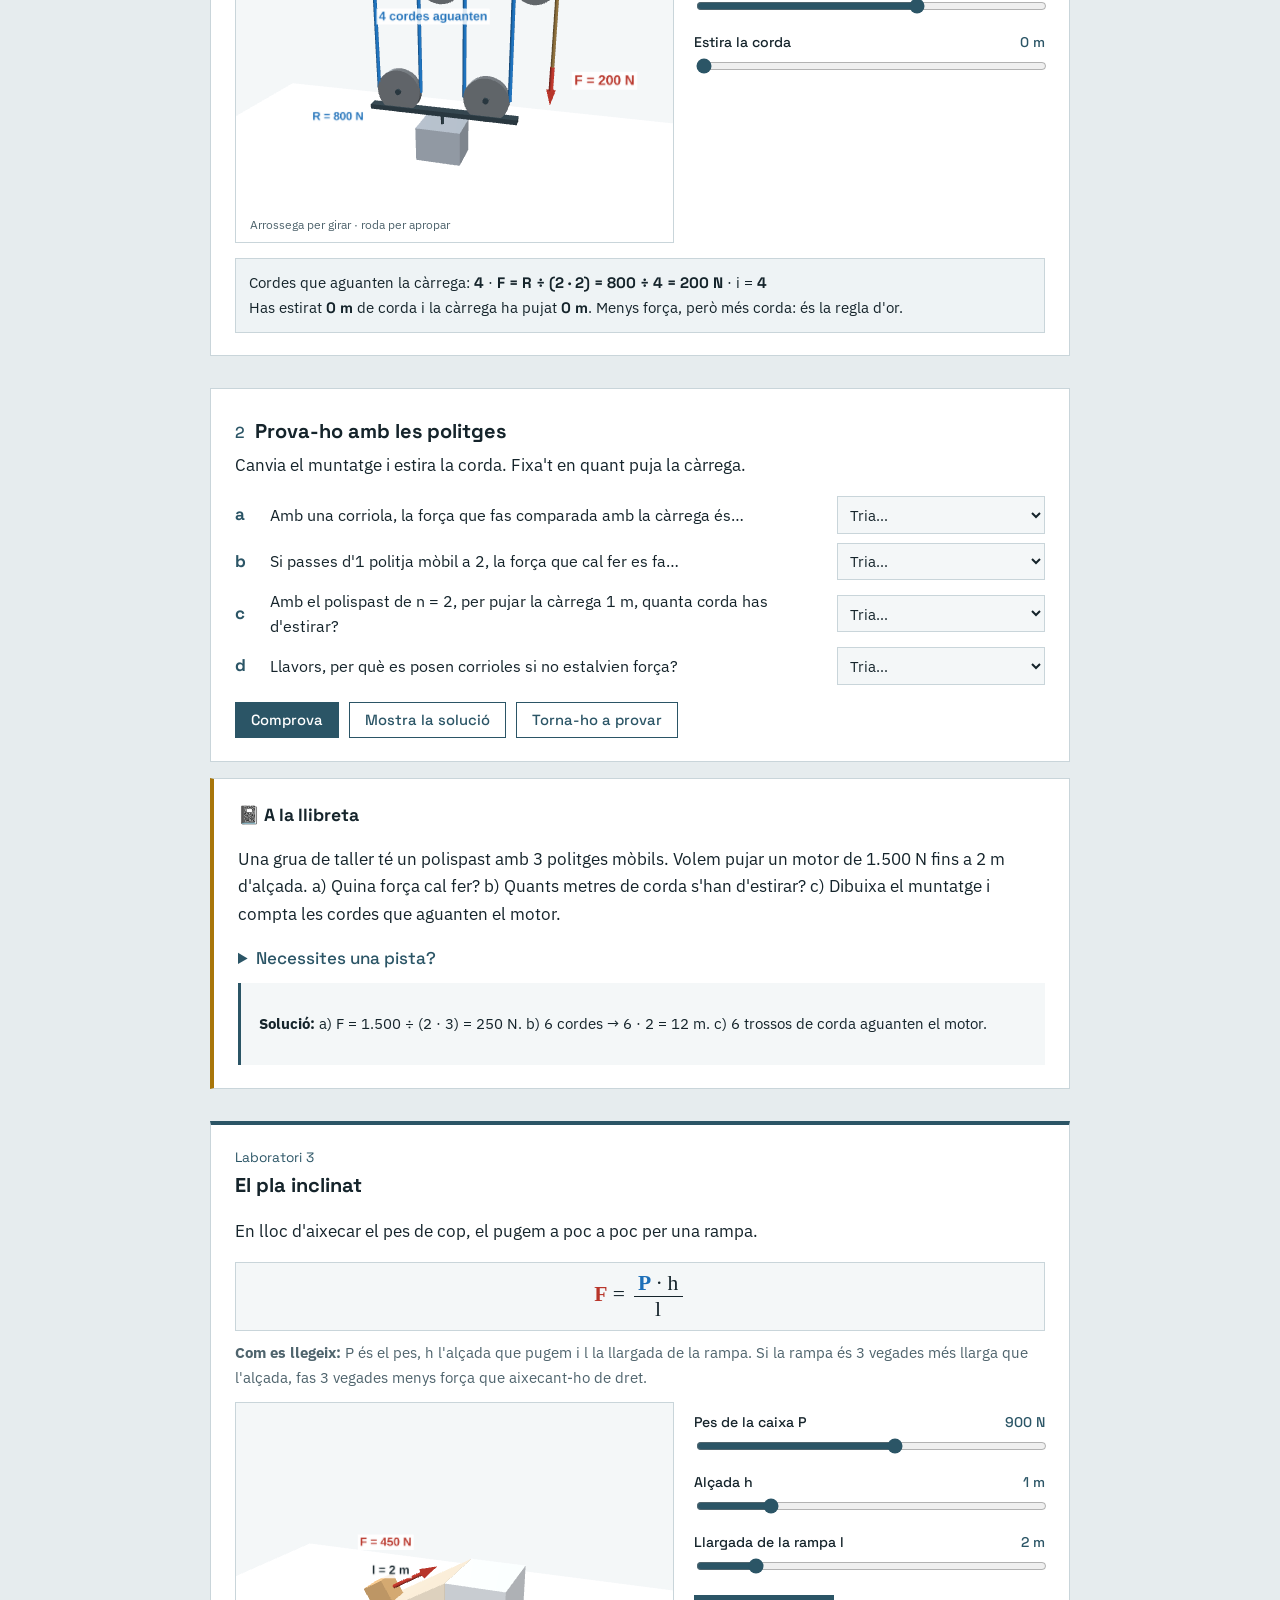
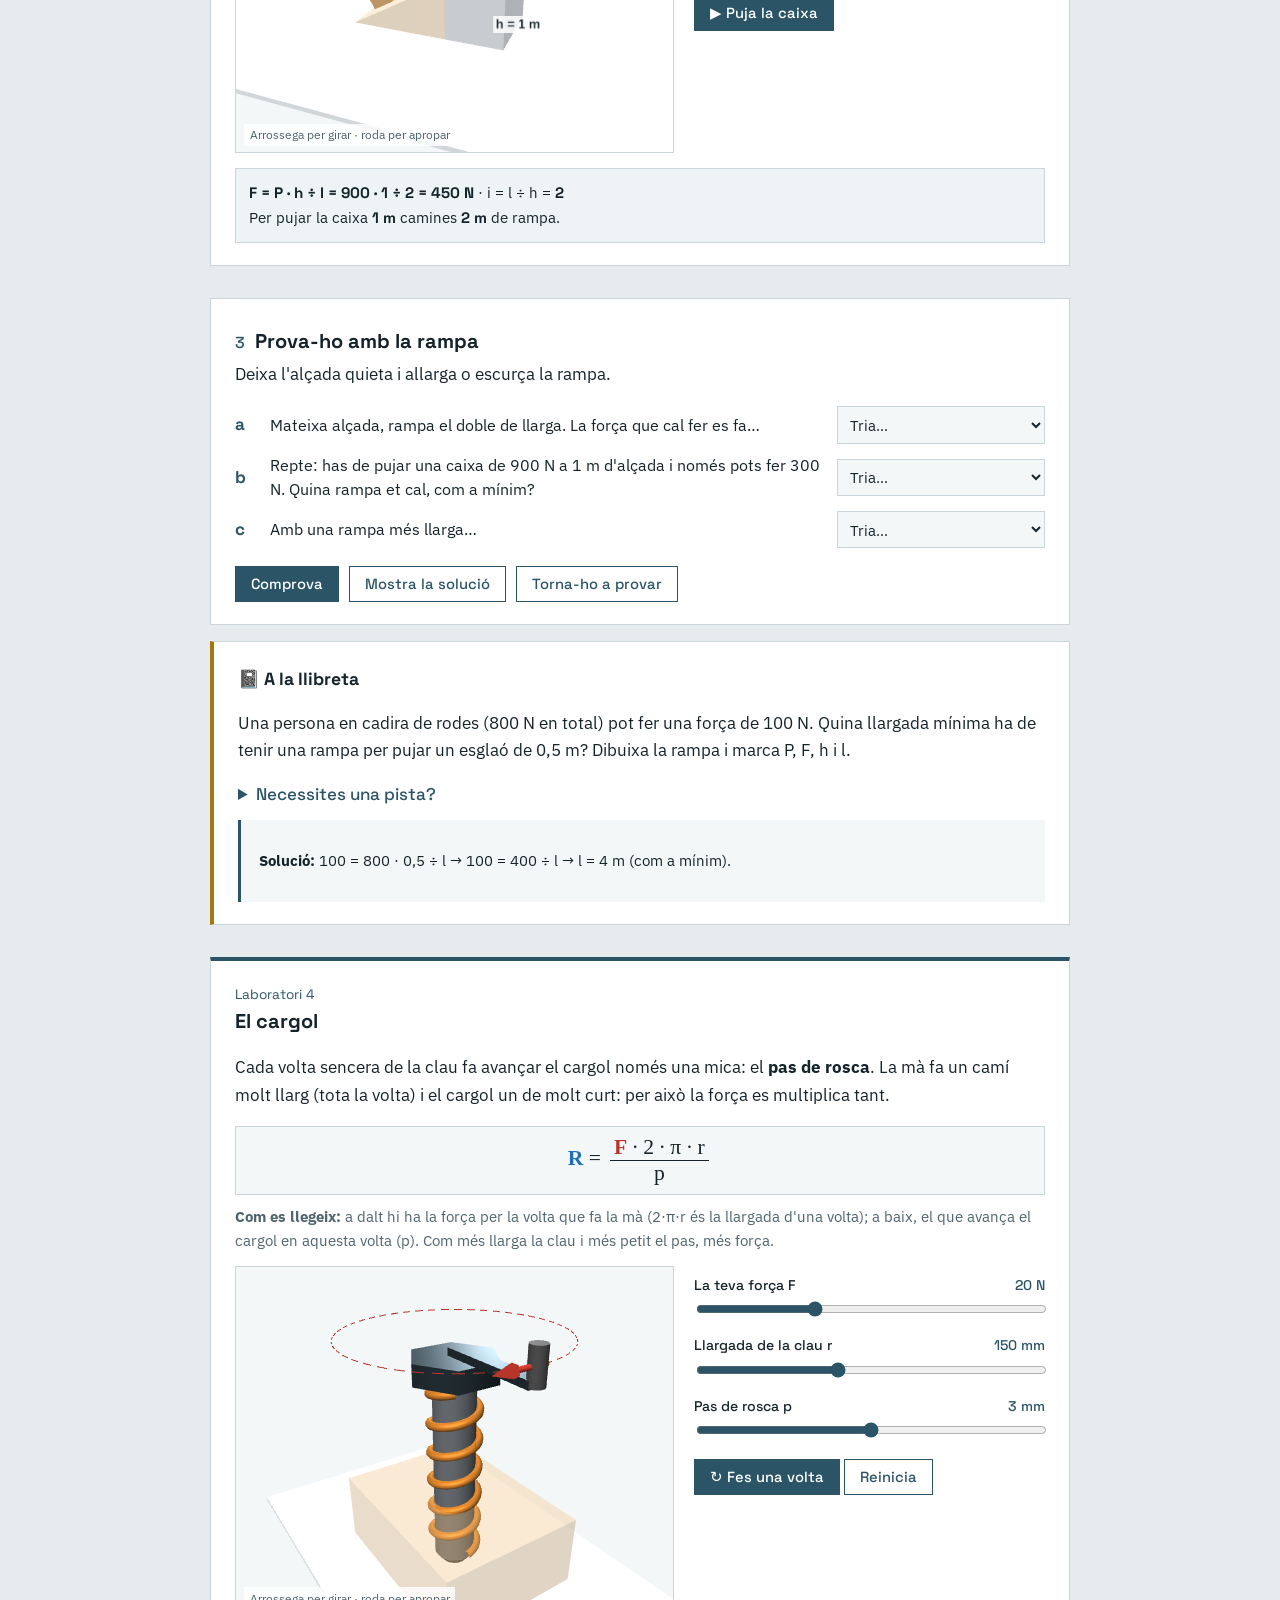
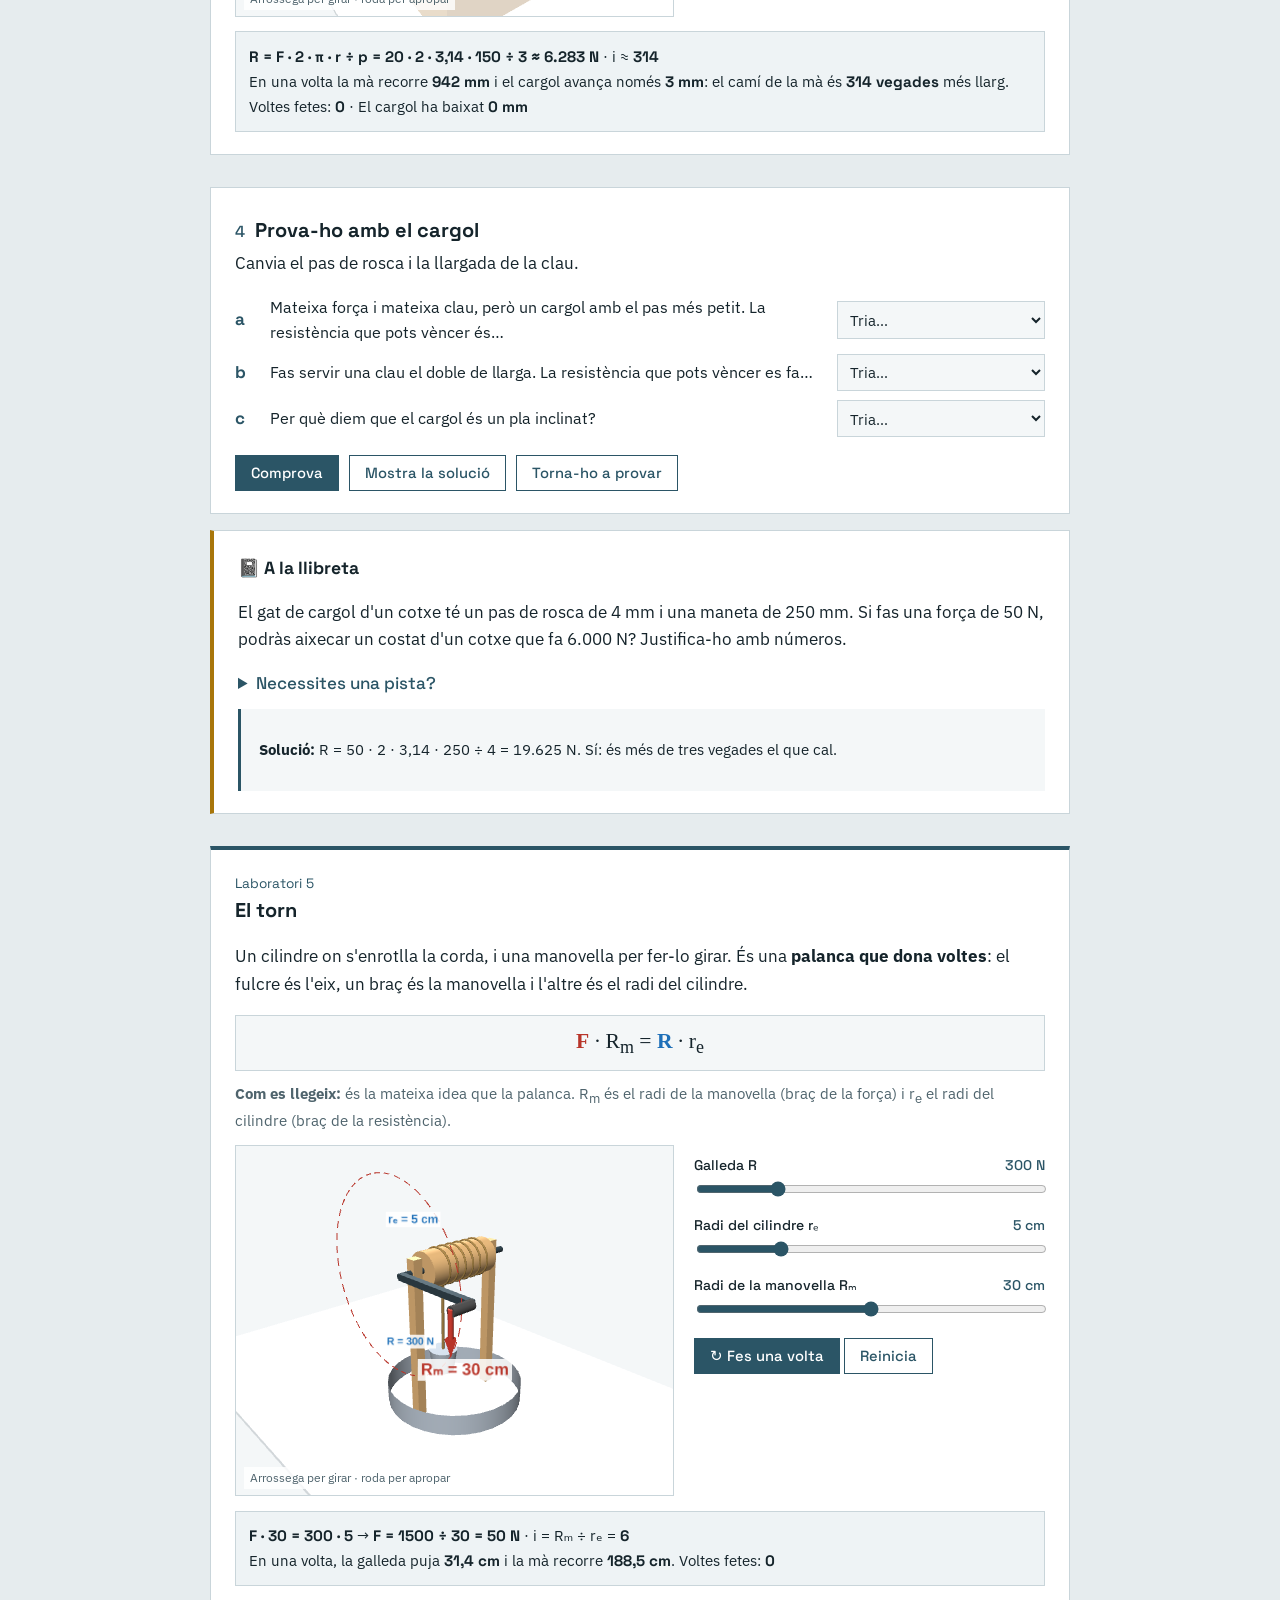
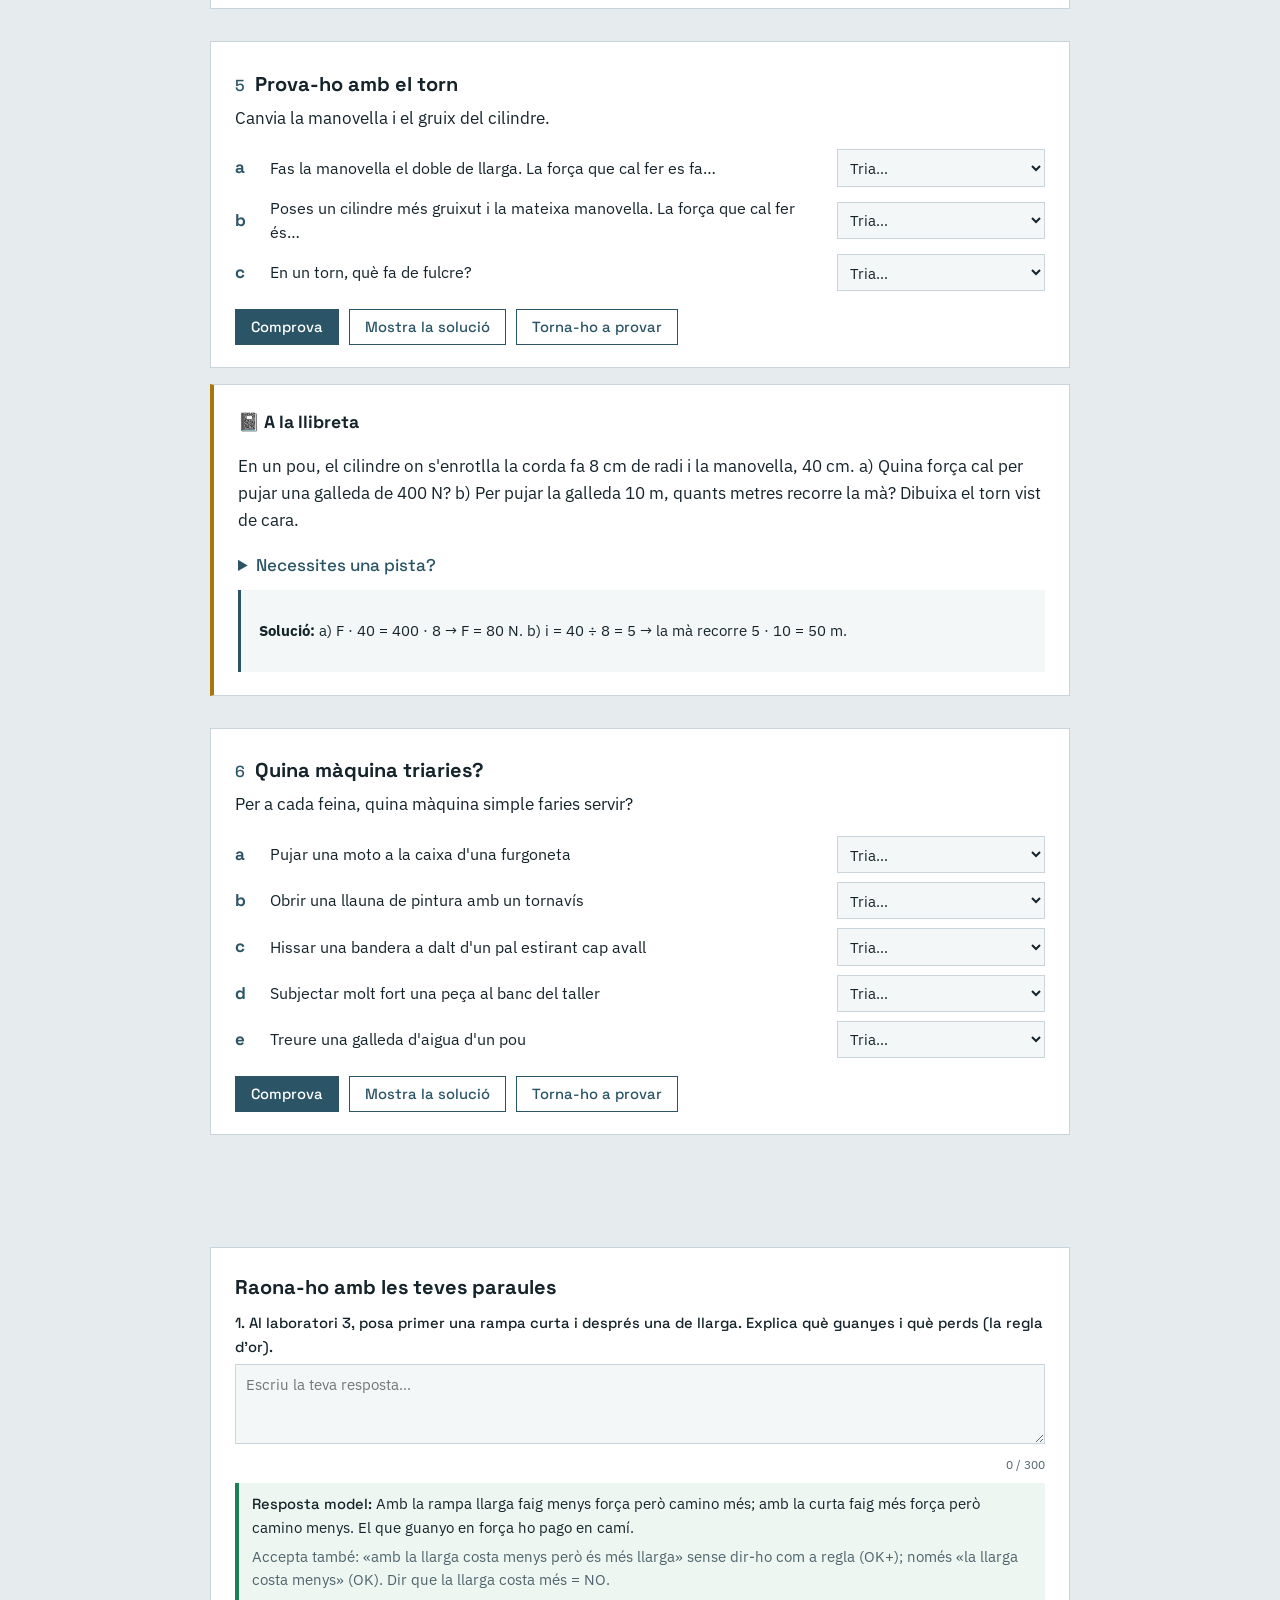
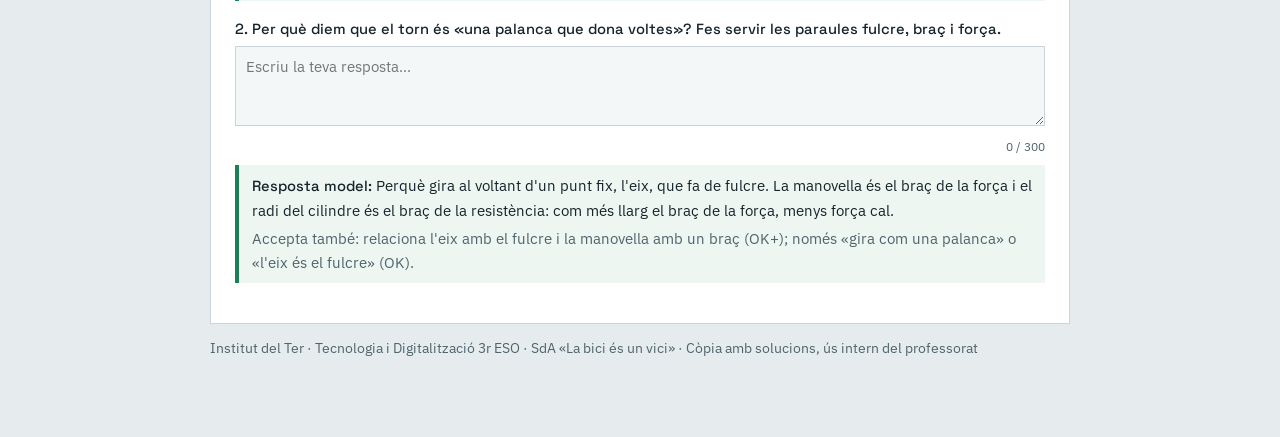
<file: s3-maquines-simples/solucions.html>
<!doctype html>
<html lang="ca">
  <head>
    <meta charset="utf-8" />
    <meta name="robots" content="noindex, nofollow" />
    <meta name="viewport" content="width=device-width, initial-scale=1" />
    <title>S3 · Màquines simples — Solucions (professorat)</title>
    <link rel="preconnect" href="https://fonts.googleapis.com" />
    <link rel="preconnect" href="https://fonts.gstatic.com" crossorigin />
    <link
      href="https://fonts.googleapis.com/css2?family=Space+Grotesk:wght@500;700&family=IBM+Plex+Sans:ital,wght@0,400;0,600;1,400&display=swap"
      rel="stylesheet"
    />
    <link rel="stylesheet" href="../assets/estil.css" />
    <style>
      /* codi propi d'aquesta pàgina: recull inicial, laboratoris (simuladors) i raonament */
      :root {
        --forca: #b8352a;
        --resist: #1d6fb8;
        --fusta: #c9a06b;
      }
      .bloc {
        max-width: 900px;
        margin: 2rem auto 0;
        padding: 0 1.25rem;
      }
      .capsa {
        background: var(--surface);
        border: 1px solid var(--rule);
        padding: 1.4rem 1.5rem;
      }
      .capsa h2 {
        font-family: var(--display);
        font-weight: 700;
        font-size: 1.25rem;
        margin: 0 0 0.6rem;
      }
      .capsa h3 {
        font-family: var(--display);
        font-weight: 500;
        font-size: 1rem;
        color: var(--steel);
        margin: 1.1rem 0 0.3rem;
      }
      .duo {
        display: grid;
        grid-template-columns: 1fr 1fr;
        gap: 0.8rem;
        margin: 0.6rem 0;
      }
      .duo > div {
        border: 1px solid var(--rule);
        padding: 0.6rem 0.8rem;
        background: #f4f7f8;
      }
      .f { color: var(--forca); font-weight: 600; }
      .r { color: var(--resist); font-weight: 600; }
      .formula {
        font-family: "Cambria Math", "STIX Two Math", Georgia, serif;
        font-size: 1.35rem;
        text-align: center;
        margin: 0.6rem 0;
        padding: 0.5rem;
        background: #f4f7f8;
        border: 1px solid var(--rule);
      }
      .frac { display: inline-flex; flex-direction: column; vertical-align: middle; text-align: center; margin: 0 .15em; }
      .frac > span:first-child { border-bottom: 1.5px solid currentColor; padding: 0 .2em; }
      .frac > span { line-height: 1.15; }
      .regla {
        border-left: 4px solid var(--cisallament);
        background: #fbf5e6;
        padding: 0.6rem 0.9rem;
        margin: 0.8rem 0;
      }
      .lab {
        border-top: 4px solid var(--steel);
      }
      .lab .nom {
        font-family: var(--display);
        font-size: 0.85rem;
        color: var(--steel);
        margin: 0;
      }
      .lab-graella {
        display: grid;
        grid-template-columns: minmax(0, 1.25fr) minmax(0, 1fr);
        gap: 1.2rem;
        align-items: start;
        margin-top: 0.8rem;
      }
      .lab svg {
        width: 100%;
        height: auto;
        background: #f4f7f8;
        border: 1px solid var(--rule);
        display: block;
      }
      .controls label {
        display: block;
        font-family: var(--display);
        font-weight: 500;
        font-size: 0.88rem;
        margin: 0.55rem 0 0.1rem;
      }
      .controls label output { float: right; color: var(--steel); }
      .controls input[type="range"] { width: 100%; accent-color: var(--steel); }
      .controls select {
        width: 100%;
        font: inherit;
        padding: 0.35rem;
        border: 1px solid var(--rule);
      }
      .lectura {
        margin-top: 0.9rem;
        padding: 0.7rem 0.8rem;
        background: #eef3f5;
        border: 1px solid var(--rule);
        font-size: 0.95rem;
      }
      .lectura b { font-family: var(--display); }
      .estat { font-family: var(--display); font-weight: 700; }
      .estat.ok { color: var(--ok); }
      .estat.ko { color: var(--ko); }
      .llegir {
        font-size: 0.95rem;
        color: var(--ink-soft);
        margin: 0.3rem 0 0;
      }
      .raonament label {
        display: block;
        font-family: var(--display);
        font-weight: 500;
        font-size: 0.92rem;
        margin: 0 0 0.3rem;
      }
      .raonament textarea {
        font-family: var(--text);
        font-size: 0.95rem;
        color: var(--ink);
        background: #f4f7f8;
        border: 1px solid var(--rule);
        padding: 0.55rem 0.6rem;
        width: 100%;
        resize: vertical;
      }
      .raonament .pregunta { margin-bottom: 1.1rem; }
      .raonament .compt { font-size: 0.78rem; color: var(--ink-soft); text-align: right; display: block; margin-top: .2rem; }
      .pista { font-size: .9rem; color: var(--ink-soft); margin: .2rem 0 .8rem; }
      .escena3d {
        position: relative;
        background: #f4f7f8;
        border: 1px solid var(--rule);
        aspect-ratio: 4 / 3.2;
      }
      .escena3d canvas { width: 100% !important; height: 100% !important; display: block; touch-action: none; cursor: grab; }
      .pista3d { position: absolute; left: .5rem; bottom: .4rem; font-size: .75rem; color: var(--ink-soft); background: rgba(255,255,255,.8); padding: .1rem .35rem; pointer-events: none; }
      .no3d { margin: 0; padding: 1rem; color: var(--ink-soft); font-size: .9rem; }
      .problema { border-left: 4px solid var(--cisallament); }
      .problema h2 { font-size: 1.1rem; }
      .problema details { margin-top: .6rem; }
      .problema summary { cursor: pointer; font-family: var(--display); font-weight: 500; color: var(--steel); }
      .problema details p { margin: .4rem 0 0; padding: .5rem .7rem; background: #fbf5e6; }
      .problema .solucio { display: block; margin-top: .7rem; }
      @media (max-width: 720px) {
        .lab-graella, .duo { grid-template-columns: 1fr; }
      }
    </style>
      <style>
      /* només a solucions.html: respostes model de les preguntes obertes */
      .model-resposta {
        border-left: 4px solid var(--ok);
        background: #eef6f1;
        padding: 0.55rem 0.8rem;
        margin-top: 0.5rem;
        font-size: 0.92rem;
      }
      .model-resposta b { font-family: var(--display); font-weight: 500; }
      .model-resposta .accepta { margin: 0.3rem 0 0; color: var(--ink-soft); }
    </style>
  </head>
  <body>
    <div
      style="background:var(--ko);color:#fff;text-align:center;padding:.6rem 1rem;font-family:var(--display);font-weight:500;font-size:.85rem;"
    >
      ⚠️ Versió amb solucions, només per al professorat — no la comparteixis
      amb l'alumnat. No està enllaçada des de la web pública.
    </div>

    <div class="barra">
      <div class="barra-int">
        <span class="xip"><i style="background: var(--forca)"></i>F · força</span>
        <span class="xip"><i style="background: var(--resist)"></i>R · resistència</span>
        <span class="marcador" id="marcador" aria-live="polite">0 de 6 activitats resoltes</span>
      </div>
    </div>

    <header class="portada">
      <p class="sessio">Sessió 3 · Tecnologia i Digitalització · 3r ESO</p>
      <h1>Juguem amb les màquines simples</h1>
      <p class="entradeta">
        Ja coneixeu les cinc màquines i les seves fórmules. Avui les fareu
        funcionar: a cada laboratori podeu moure els números i veure què passa.
        Les preguntes no es responen copiant la fórmula, sinó <strong>provant</strong>. Després de cada màquina hi ha un problema per resoldre <strong>a la llibreta</strong>.
      </p>
    </header>

    <!-- ============ RECULL INICIAL ============ -->
    <section class="bloc">
      <div class="capsa">
        <h2>Abans de jugar: el que val per a totes</h2>
        <p>
          Una <strong>màquina</strong> és un invent que ens ajuda a fer una feina.
          En diem <strong>simple</strong> quan fa la feina en un sol pas i té molt poques
          peces. Les màquines complexes (la bici, una grua, un cotxe) són combinacions de
          màquines simples.
        </p>
        <div class="duo">
          <div><span class="f">F · Força</span><br />L'empenta o l'estirada que fem nosaltres.</div>
          <div><span class="r">R · Resistència</span><br />El pes o l'obstacle que volem vèncer.</div>
        </div>
        <h3>L'avantatge mecànic: quantes vegades m'ajuda la màquina</h3>
        <div class="formula">i = <span class="frac"><span class="r">R</span><span class="f">F</span></span></div>
        <p class="llegir">Es llegeix: «quantes vegades la resistència és més gran que la meva força». Si i = 4, fent 100 N moc 400 N.</p>
        <div class="regla">
          <strong>La regla d'or.</strong> Cap màquina regala energia: <strong>el que guanyes en força
          ho pagues en camí</strong>. Si fas 4 vegades menys força, hauràs de recórrer 4 vegades més
          distància (més rampa, més corda, més voltes). Ho comprovaràs a tots els laboratoris.
        </div>
        <h3>Les cinc i per què es diuen així</h3>
        <ul>
          <li><strong>Palanca</strong> — una barra que «fa palanca»: es recolza en un punt (el <em>fulcre</em>) i gira.</li>
          <li><strong>Politja</strong> — una roda amb una canal per on passa una corda.</li>
          <li><strong>Pla inclinat</strong> — literalment un pla (una superfície plana) que no està horitzontal, sinó inclinat: una rampa.</li>
          <li><strong>Cargol</strong> — la rosca fa una espiral, com la closca d'un cargol. És un pla inclinat enrotllat.</li>
          <li><strong>Torn</strong> — un cilindre que dona voltes (torna, gira) amb una manovella. És una palanca que gira.</li>
        </ul>
      </div>
    </section>

    <main>
      <!-- ============ LAB 1 · PALANCA ============ -->
      <section class="bloc" style="padding:0;margin-top:2rem">
        <div class="capsa lab">
          <p class="nom">Laboratori 1</p>
          <h2>La palanca</h2>
          <p>Una barra rígida que gira sobre el <strong>fulcre</strong>. Cada força intenta fer girar la barra: com més lluny del fulcre està, més «fa girar».</p>
          <div class="formula"><span class="f">F</span> · d₁ = <span class="r">R</span> · d₂</div>
          <p class="llegir"><strong>Com es llegeix:</strong> el que fa girar cap a un costat (força × el seu braç) ha de ser igual al que fa girar cap a l'altre (resistència × el seu braç). Aleshores la barra queda en <em>equilibri</em>.</p>
          <div class="lab-graella">
            <div class="escena3d" id="e3-palanca"><span class="pista3d">Arrossega per girar · roda per apropar</span></div>
            <div class="controls">
              <label>Resistència R <output id="o-pR"></output></label>
              <input type="range" id="pR" min="100" max="1000" step="50" value="500" />
              <label>Braç de la resistència d₂ <output id="o-pd2"></output></label>
              <input type="range" id="pd2" min="0.25" max="2" step="0.25" value="0.5" />
              <label>Braç de la força d₁ <output id="o-pd1"></output></label>
              <input type="range" id="pd1" min="0.25" max="3" step="0.25" value="1" />
              <label>La teva força F <output id="o-pF"></output></label>
              <input type="range" id="pF" min="0" max="1000" step="5" value="100" />
            </div>
          </div>
          <div class="lectura" id="l-palanca"></div>
        </div>
      </section>

      <section class="activitat" data-activitat="a1">
        <h2><em>1</em> Prova-ho amb la palanca</h2>
        <p class="consigna">Fes servir el laboratori per respondre. Mou els controls i mira quan la barra queda en equilibri.</p>
        <ul class="respostes">
          <li>
            <span class="lletra">a</span><span class="enunciat">Amb R = 500 N i d₂ = 0,5 m, poses d₁ a 2 m en lloc d'1 m. La força que cal fer es fa…</span>
            <select data-c="TGEgbWVpdGF0" data-opcions="El doble|La meitat|Igual|El triple" aria-label="Palanca a"></select>
          </li>
          <li>
            <span class="lletra">b</span><span class="enunciat">I si en canvi allunyes la pedra del fulcre, de 0,5 m a 1 m? La força que cal fer es fa…</span>
            <select data-c="RWwgZG9ibGU=" data-opcions="El doble|La meitat|Igual|El triple" aria-label="Palanca b"></select>
          </li>
          <li>
            <span class="lletra">c</span><span class="enunciat">Repte: una pedra de 600 N està a 0,5 m del fulcre i només pots fer 150 N. A quina distància del fulcre has d'empènyer?</span>
            <select data-c="MiBt" data-opcions="0,5 m|1 m|1,5 m|2 m|3 m" aria-label="Palanca c"></select>
          </li>
          <li>
            <span class="lletra">d</span><span class="enunciat">Per què les tisores de podar tenen els mànecs tan llargs?</span>
            <select data-c="UGVyIGZlciBtZW55cyBmb3LDp2E=" data-opcions="Per fer menys força|Per tallar més ràpid|Perquè pesin menys|Per fer més força amb les mans" aria-label="Palanca d"></select>
          </li>
        </ul>
        <div class="accions">
          <button type="button" data-accio="comprova">Comprova</button>
          <button type="button" class="secundari" data-accio="solucio">Mostra la solució</button>
          <button type="button" class="secundari" data-accio="neteja">Torna-ho a provar</button>
          <span class="veredicte" aria-live="polite"></span>
        </div>
      </section>

      <section class="bloc" style="padding:0;margin-top:1rem">
        <div class="capsa problema">
          <h2>📓 A la llibreta</h2>
          <p>Un balancí de 4 m té el suport al mig. La Marta pesa 300 N i seu en un extrem. On s'ha d'asseure en Jan, que pesa 400 N, perquè el balancí quedi en equilibri? Dibuixa l'esquema amb F, R i els dos braços.</p>
          <details>
            <summary>Necessites una pista?</summary>
            <p>Cada costat del suport fa 2 m. Escriu la fórmula, posa-hi els números que saps i pensa quin número falta: aquí la incògnita és una distància, no una força.</p>
          </details>
          <div class="solucio" hidden data-sol="PHA+PHN0cm9uZz5Tb2x1Y2nDszo8L3N0cm9uZz4gTWFydGE6IDMwMCDCtyAyID0gNjAwLiBKYW46IDQwMCDCtyBkID0gNjAwIOKGkiBkID0gMSw1IG0gZGVsIHN1cG9ydC4gRWwgbcOpcyBwZXNhdCBzJ2Fzc2V1IG3DqXMgYSBwcm9wLjwvcD4="></div>
        </div>
      </section>

      <!-- ============ LAB 2 · POLITJA ============ -->
      <section class="bloc" style="padding:0;margin-top:2rem">
        <div class="capsa lab">
          <p class="nom">Laboratori 2</p>
          <h2>La politja</h2>
          <p>La <strong>corriola</strong> (politja fixa) només canvia la direcció: estirar cap avall és més còmode. Les <strong>politges mòbils</strong> pugen amb la càrrega i reparteixen el pes entre més trossos de corda.</p>
          <div class="formula"><span class="f">F</span> = <span class="frac"><span class="r">R</span><span>2 · n</span></span></div>
          <p class="llegir"><strong>Com es llegeix:</strong> n és el nombre de politges <em>mòbils</em>. Cada mòbil afegeix 2 trossos de corda que aguanten la càrrega, i la càrrega es reparteix entre tots. Truc: <strong>compta les cordes que aguanten la càrrega</strong> i divideix.</p>
          <div class="lab-graella">
            <div class="escena3d" id="e3-politja"><span class="pista3d">Arrossega per girar · roda per apropar</span></div>
            <div class="controls">
              <label for="tN">Muntatge</label>
              <select id="tN">
                <option value="0">Corriola (politja fixa)</option>
                <option value="1">Politja mòbil (n = 1)</option>
                <option value="2" selected>Polispast (n = 2)</option>
                <option value="3">Polispast (n = 3)</option>
              </select>
              <label>Càrrega R <output id="o-tR"></output></label>
              <input type="range" id="tR" min="100" max="1200" step="50" value="800" />
              <label>Estira la corda <output id="o-tC"></output></label>
              <input type="range" id="tC" min="0" max="4" step="0.25" value="0" />
            </div>
          </div>
          <div class="lectura" id="l-politja"></div>
        </div>
      </section>

      <section class="activitat" data-activitat="a2">
        <h2><em>2</em> Prova-ho amb les politges</h2>
        <p class="consigna">Canvia el muntatge i estira la corda. Fixa't en quant puja la càrrega.</p>
        <ul class="respostes">
          <li>
            <span class="lletra">a</span><span class="enunciat">Amb una corriola, la força que fas comparada amb la càrrega és…</span>
            <select data-c="SWd1YWw=" data-opcions="El doble|La meitat|Igual|La quarta part" aria-label="Politja a"></select>
          </li>
          <li>
            <span class="lletra">b</span><span class="enunciat">Si passes d'1 politja mòbil a 2, la força que cal fer es fa…</span>
            <select data-c="TGEgbWVpdGF0" data-opcions="El doble|La meitat|Igual|La quarta part" aria-label="Politja b"></select>
          </li>
          <li>
            <span class="lletra">c</span><span class="enunciat">Amb el polispast de n = 2, per pujar la càrrega 1 m, quanta corda has d'estirar?</span>
            <select data-c="NCBt" data-opcions="1 m|2 m|4 m|8 m" aria-label="Politja c"></select>
          </li>
          <li>
            <span class="lletra">d</span><span class="enunciat">Llavors, per què es posen corrioles si no estalvien força?</span>
            <select data-c="UGVyIGNhbnZpYXIgbGEgZGlyZWNjacOzIGRlIGxhIGZvcsOnYQ==" data-opcions="Per canviar la direcció de la força|Per fer menys força|Per pujar més ràpid|Perquè pesen menys" aria-label="Politja d"></select>
          </li>
        </ul>
        <div class="accions">
          <button type="button" data-accio="comprova">Comprova</button>
          <button type="button" class="secundari" data-accio="solucio">Mostra la solució</button>
          <button type="button" class="secundari" data-accio="neteja">Torna-ho a provar</button>
          <span class="veredicte" aria-live="polite"></span>
        </div>
      </section>

      <section class="bloc" style="padding:0;margin-top:1rem">
        <div class="capsa problema">
          <h2>📓 A la llibreta</h2>
          <p>Una grua de taller té un polispast amb 3 politges mòbils. Volem pujar un motor de 1.500 N fins a 2 m d'alçada. a) Quina força cal fer? b) Quants metres de corda s'han d'estirar? c) Dibuixa el muntatge i compta les cordes que aguanten el motor.</p>
          <details>
            <summary>Necessites una pista?</summary>
            <p>Cada politja mòbil afegeix 2 cordes que aguanten. Per a la b), recorda la regla d'or: si fas X vegades menys força, has d'estirar X vegades més corda.</p>
          </details>
          <div class="solucio" hidden data-sol="PHA+PHN0cm9uZz5Tb2x1Y2nDszo8L3N0cm9uZz4gYSkgRiA9IDEuNTAwIMO3ICgyIMK3IDMpID0gMjUwIE4uIGIpIDYgY29yZGVzIOKGkiA2IMK3IDIgPSAxMiBtLiBjKSA2IHRyb3Nzb3MgZGUgY29yZGEgYWd1YW50ZW4gZWwgbW90b3IuPC9wPg=="></div>
        </div>
      </section>

      <!-- ============ LAB 3 · PLA INCLINAT ============ -->
      <section class="bloc" style="padding:0;margin-top:2rem">
        <div class="capsa lab">
          <p class="nom">Laboratori 3</p>
          <h2>El pla inclinat</h2>
          <p>En lloc d'aixecar el pes de cop, el pugem a poc a poc per una rampa.</p>
          <div class="formula"><span class="f">F</span> = <span class="frac"><span><span class="r">P</span> · h</span><span>l</span></span></div>
          <p class="llegir"><strong>Com es llegeix:</strong> P és el pes, h l'alçada que pugem i l la llargada de la rampa. Si la rampa és 3 vegades més llarga que l'alçada, fas 3 vegades menys força que aixecant-ho de dret.</p>
          <div class="lab-graella">
            <div class="escena3d" id="e3-pla"><span class="pista3d">Arrossega per girar · roda per apropar</span></div>
            <div class="controls">
              <label>Pes de la caixa P <output id="o-lP"></output></label>
              <input type="range" id="lP" min="100" max="1500" step="50" value="900" />
              <label>Alçada h <output id="o-lh"></output></label>
              <input type="range" id="lh" min="0.5" max="3" step="0.25" value="1" />
              <label>Llargada de la rampa l <output id="o-ll"></output></label>
              <input type="range" id="ll" min="0.5" max="10" step="0.25" value="2" />
              <button type="button" id="b-pla" style="margin-top:.8rem">▶ Puja la caixa</button>
            </div>
          </div>
          <div class="lectura" id="l-pla"></div>
        </div>
      </section>

      <section class="activitat" data-activitat="a3">
        <h2><em>3</em> Prova-ho amb la rampa</h2>
        <p class="consigna">Deixa l'alçada quieta i allarga o escurça la rampa.</p>
        <ul class="respostes">
          <li>
            <span class="lletra">a</span><span class="enunciat">Mateixa alçada, rampa el doble de llarga. La força que cal fer es fa…</span>
            <select data-c="TGEgbWVpdGF0" data-opcions="El doble|La meitat|Igual|El triple" aria-label="Pla a"></select>
          </li>
          <li>
            <span class="lletra">b</span><span class="enunciat">Repte: has de pujar una caixa de 900 N a 1 m d'alçada i només pots fer 300 N. Quina rampa et cal, com a mínim?</span>
            <select data-c="MyBt" data-opcions="1 m|2 m|3 m|9 m" aria-label="Pla b"></select>
          </li>
          <li>
            <span class="lletra">c</span><span class="enunciat">Amb una rampa més llarga…</span>
            <select data-c="R3VhbnlvIGZvcsOnYSBpIHBlcmRvIGNhbcOt" data-opcions="Guanyo força i perdo camí|Guanyo camí i perdo força|Ho guanyo tot|No canvia res" aria-label="Pla c"></select>
          </li>
        </ul>
        <div class="accions">
          <button type="button" data-accio="comprova">Comprova</button>
          <button type="button" class="secundari" data-accio="solucio">Mostra la solució</button>
          <button type="button" class="secundari" data-accio="neteja">Torna-ho a provar</button>
          <span class="veredicte" aria-live="polite"></span>
        </div>
      </section>

      <section class="bloc" style="padding:0;margin-top:1rem">
        <div class="capsa problema">
          <h2>📓 A la llibreta</h2>
          <p>Una persona en cadira de rodes (800 N en total) pot fer una força de 100 N. Quina llargada mínima ha de tenir una rampa per pujar un esglaó de 0,5 m? Dibuixa la rampa i marca P, F, h i l.</p>
          <details>
            <summary>Necessites una pista?</summary>
            <p>Ara la incògnita és la l. Posa els números a F = P · h ÷ l i pregunta't: quin número fa que 800 · 0,5 dividit per ell doni 100?</p>
          </details>
          <div class="solucio" hidden data-sol="PHA+PHN0cm9uZz5Tb2x1Y2nDszo8L3N0cm9uZz4gMTAwID0gODAwIMK3IDAsNSDDtyBsIOKGkiAxMDAgPSA0MDAgw7cgbCDihpIgbCA9IDQgbSAoY29tIGEgbcOtbmltKS48L3A+"></div>
        </div>
      </section>

      <!-- ============ LAB 4 · CARGOL ============ -->
      <section class="bloc" style="padding:0;margin-top:2rem">
        <div class="capsa lab">
          <p class="nom">Laboratori 4</p>
          <h2>El cargol</h2>
          <p>Cada volta sencera de la clau fa avançar el cargol només una mica: el <strong>pas de rosca</strong>. La mà fa un camí molt llarg (tota la volta) i el cargol un de molt curt: per això la força es multiplica tant.</p>
          <div class="formula"><span class="r">R</span> = <span class="frac"><span><span class="f">F</span> · 2 · π · r</span><span>p</span></span></div>
          <p class="llegir"><strong>Com es llegeix:</strong> a dalt hi ha la força per la volta que fa la mà (2·π·r és la llargada d'una volta); a baix, el que avança el cargol en aquesta volta (p). Com més llarga la clau i més petit el pas, més força.</p>
          <div class="lab-graella">
            <div class="escena3d" id="e3-cargol"><span class="pista3d">Arrossega per girar · roda per apropar</span></div>
            <div class="controls">
              <label>La teva força F <output id="o-cF"></output></label>
              <input type="range" id="cF" min="5" max="50" step="5" value="20" />
              <label>Llargada de la clau r <output id="o-cr"></output></label>
              <input type="range" id="cr" min="50" max="300" step="25" value="150" />
              <label>Pas de rosca p <output id="o-cp"></output></label>
              <input type="range" id="cp" min="1" max="5" step="0.5" value="3" />
              <button type="button" id="b-cargol" style="margin-top:.8rem">↻ Fes una volta</button>
              <button type="button" class="secundari" id="b-cargol-0">Reinicia</button>
            </div>
          </div>
          <div class="lectura" id="l-cargol"></div>
        </div>
      </section>

      <section class="activitat" data-activitat="a4">
        <h2><em>4</em> Prova-ho amb el cargol</h2>
        <p class="consigna">Canvia el pas de rosca i la llargada de la clau.</p>
        <ul class="respostes">
          <li>
            <span class="lletra">a</span><span class="enunciat">Mateixa força i mateixa clau, però un cargol amb el pas més petit. La resistència que pots vèncer és…</span>
            <select data-c="TcOpcyBncmFu" data-opcions="Més gran|Més petita|Igual" aria-label="Cargol a"></select>
          </li>
          <li>
            <span class="lletra">b</span><span class="enunciat">Fas servir una clau el doble de llarga. La resistència que pots vèncer es fa…</span>
            <select data-c="RWwgZG9ibGU=" data-opcions="El doble|La meitat|Igual|El triple" aria-label="Cargol b"></select>
          </li>
          <li>
            <span class="lletra">c</span><span class="enunciat">Per què diem que el cargol és un pla inclinat?</span>
            <select data-c="UGVycXXDqCBsYSByb3NjYSDDqXMgdW5hIHJhbXBhIGVucm90bGxhZGE=" data-opcions="Perquè la rosca és una rampa enrotllada|Perquè està inclinat quan el colles|Perquè és punxegut|Perquè gira" aria-label="Cargol c"></select>
          </li>
        </ul>
        <div class="accions">
          <button type="button" data-accio="comprova">Comprova</button>
          <button type="button" class="secundari" data-accio="solucio">Mostra la solució</button>
          <button type="button" class="secundari" data-accio="neteja">Torna-ho a provar</button>
          <span class="veredicte" aria-live="polite"></span>
        </div>
      </section>

      <section class="bloc" style="padding:0;margin-top:1rem">
        <div class="capsa problema">
          <h2>📓 A la llibreta</h2>
          <p>El gat de cargol d'un cotxe té un pas de rosca de 4 mm i una maneta de 250 mm. Si fas una força de 50 N, podràs aixecar un costat d'un cotxe que fa 6.000 N? Justifica-ho amb números.</p>
          <details>
            <summary>Necessites una pista?</summary>
            <p>Calcula la R que pots vèncer amb la fórmula del cargol (π ≈ 3,14) i compara-la amb els 6.000 N del cotxe.</p>
          </details>
          <div class="solucio" hidden data-sol="PHA+PHN0cm9uZz5Tb2x1Y2nDszo8L3N0cm9uZz4gUiA9IDUwIMK3IDIgwrcgMywxNCDCtyAyNTAgw7cgNCA9IDE5LjYyNSBOLiBTw606IMOpcyBtw6lzIGRlIHRyZXMgdmVnYWRlcyBlbCBxdWUgY2FsLjwvcD4="></div>
        </div>
      </section>

      <!-- ============ LAB 5 · TORN ============ -->
      <section class="bloc" style="padding:0;margin-top:2rem">
        <div class="capsa lab">
          <p class="nom">Laboratori 5</p>
          <h2>El torn</h2>
          <p>Un cilindre on s'enrotlla la corda, i una manovella per fer-lo girar. És una <strong>palanca que dona voltes</strong>: el fulcre és l'eix, un braç és la manovella i l'altre és el radi del cilindre.</p>
          <div class="formula"><span class="f">F</span> · R<sub>m</sub> = <span class="r">R</span> · r<sub>e</sub></div>
          <p class="llegir"><strong>Com es llegeix:</strong> és la mateixa idea que la palanca. R<sub>m</sub> és el radi de la manovella (braç de la força) i r<sub>e</sub> el radi del cilindre (braç de la resistència).</p>
          <div class="lab-graella">
            <div class="escena3d" id="e3-torn"><span class="pista3d">Arrossega per girar · roda per apropar</span></div>
            <div class="controls">
              <label>Galleda R <output id="o-nR"></output></label>
              <input type="range" id="nR" min="100" max="1000" step="50" value="300" />
              <label>Radi del cilindre rₑ <output id="o-nre"></output></label>
              <input type="range" id="nre" min="2" max="15" step="1" value="5" />
              <label>Radi de la manovella Rₘ <output id="o-nRm"></output></label>
              <input type="range" id="nRm" min="10" max="50" step="5" value="30" />
              <button type="button" id="b-torn" style="margin-top:.8rem">↻ Fes una volta</button>
              <button type="button" class="secundari" id="b-torn-0">Reinicia</button>
            </div>
          </div>
          <div class="lectura" id="l-torn"></div>
        </div>
      </section>

      <section class="activitat" data-activitat="a5">
        <h2><em>5</em> Prova-ho amb el torn</h2>
        <p class="consigna">Canvia la manovella i el gruix del cilindre.</p>
        <ul class="respostes">
          <li>
            <span class="lletra">a</span><span class="enunciat">Fas la manovella el doble de llarga. La força que cal fer es fa…</span>
            <select data-c="TGEgbWVpdGF0" data-opcions="El doble|La meitat|Igual|El triple" aria-label="Torn a"></select>
          </li>
          <li>
            <span class="lletra">b</span><span class="enunciat">Poses un cilindre més gruixut i la mateixa manovella. La força que cal fer és…</span>
            <select data-c="TcOpcyBncmFu" data-opcions="Més gran|Més petita|Igual" aria-label="Torn b"></select>
          </li>
          <li>
            <span class="lletra">c</span><span class="enunciat">En un torn, què fa de fulcre?</span>
            <select data-c="TCdlaXg=" data-opcions="L'eix|La manovella|La corda|La galleda" aria-label="Torn c"></select>
          </li>
        </ul>
        <div class="accions">
          <button type="button" data-accio="comprova">Comprova</button>
          <button type="button" class="secundari" data-accio="solucio">Mostra la solució</button>
          <button type="button" class="secundari" data-accio="neteja">Torna-ho a provar</button>
          <span class="veredicte" aria-live="polite"></span>
        </div>
      </section>

      <section class="bloc" style="padding:0;margin-top:1rem">
        <div class="capsa problema">
          <h2>📓 A la llibreta</h2>
          <p>En un pou, el cilindre on s'enrotlla la corda fa 8 cm de radi i la manovella, 40 cm. a) Quina força cal per pujar una galleda de 400 N? b) Per pujar la galleda 10 m, quants metres recorre la mà? Dibuixa el torn vist de cara.</p>
          <details>
            <summary>Necessites una pista?</summary>
            <p>Per a la b): la mà recorre tantes vegades més camí com vegades més llarga és la manovella que el radi del cilindre.</p>
          </details>
          <div class="solucio" hidden data-sol="PHA+PHN0cm9uZz5Tb2x1Y2nDszo8L3N0cm9uZz4gYSkgRiDCtyA0MCA9IDQwMCDCtyA4IOKGkiBGID0gODAgTi4gYikgaSA9IDQwIMO3IDggPSA1IOKGkiBsYSBtw6AgcmVjb3JyZSA1IMK3IDEwID0gNTAgbS48L3A+"></div>
        </div>
      </section>

      <!-- ============ 6 ============ -->
      <section class="activitat" data-activitat="a6">
        <h2><em>6</em> Quina màquina triaries?</h2>
        <p class="consigna">Per a cada feina, quina màquina simple faries servir?</p>
        <ul class="respostes">
          <li><span class="lletra">a</span><span class="enunciat">Pujar una moto a la caixa d'una furgoneta</span>
            <select data-c="UGxhIGluY2xpbmF0" data-opcions="Palanca|Politja|Pla inclinat|Cargol|Torn" aria-label="Feina a"></select></li>
          <li><span class="lletra">b</span><span class="enunciat">Obrir una llauna de pintura amb un tornavís</span>
            <select data-c="UGFsYW5jYQ==" data-opcions="Palanca|Politja|Pla inclinat|Cargol|Torn" aria-label="Feina b"></select></li>
          <li><span class="lletra">c</span><span class="enunciat">Hissar una bandera a dalt d'un pal estirant cap avall</span>
            <select data-c="UG9saXRqYQ==" data-opcions="Palanca|Politja|Pla inclinat|Cargol|Torn" aria-label="Feina c"></select></li>
          <li><span class="lletra">d</span><span class="enunciat">Subjectar molt fort una peça al banc del taller</span>
            <select data-c="Q2FyZ29s" data-opcions="Palanca|Politja|Pla inclinat|Cargol|Torn" aria-label="Feina d"></select></li>
          <li><span class="lletra">e</span><span class="enunciat">Treure una galleda d'aigua d'un pou</span>
            <select data-c="VG9ybg==" data-opcions="Palanca|Politja|Pla inclinat|Cargol|Torn" aria-label="Feina e"></select></li>
        </ul>
        <div class="accions">
          <button type="button" data-accio="comprova">Comprova</button>
          <button type="button" class="secundari" data-accio="solucio">Mostra la solució</button>
          <button type="button" class="secundari" data-accio="neteja">Torna-ho a provar</button>
          <span class="veredicte" aria-live="polite"></span>
        </div>
      </section>
    </main>

    <!-- Raonament: fora del motor de correcció — s'entrega a part, a la seva pròpia pestanya -->
    <section class="bloc raonament">
      <div class="capsa">
        <h2>Raona-ho amb les teves paraules</h2>
        <div class="pregunta">
          <label for="raon-1">1. Al laboratori 3, posa primer una rampa curta i després una de llarga. Explica què guanyes i què perds (la regla d'or).</label>
          <textarea id="raon-1" rows="3" maxlength="300" placeholder="Escriu la teva resposta…"></textarea>
          <span class="compt" data-per="raon-1">0 / 300</span>
          <div class="model-resposta"><b>Resposta model:</b> Amb la rampa llarga faig menys força però camino més; amb la curta faig més força però camino menys. El que guanyo en força ho pago en camí.<p class="accepta">Accepta també: «amb la llarga costa menys però és més llarga» sense dir-ho com a regla (OK+); només «la llarga costa menys» (OK). Dir que la llarga costa més = NO.</p></div>
        </div>
        <div class="pregunta">
          <label for="raon-2">2. Per què diem que el torn és «una palanca que dona voltes»? Fes servir les paraules fulcre, braç i força.</label>
          <textarea id="raon-2" rows="3" maxlength="300" placeholder="Escriu la teva resposta…"></textarea>
          <span class="compt" data-per="raon-2">0 / 300</span>
          <div class="model-resposta"><b>Resposta model:</b> Perquè gira al voltant d'un punt fix, l'eix, que fa de fulcre. La manovella és el braç de la força i el radi del cilindre és el braç de la resistència: com més llarg el braç de la força, menys força cal.<p class="accepta">Accepta també: relaciona l'eix amb el fulcre i la manovella amb un braç (OK+); només «gira com una palanca» o «l'eix és el fulcre» (OK).</p></div>
        </div>
      </div>
    </section>

    <footer>
      <p>Institut del Ter · Tecnologia i Digitalització 3r ESO · SdA «La bici és un vici» · Còpia amb solucions, ús intern del professorat</p>
    </footer>

    <script src="../assets/motor-fitxa.js"></script>
    <script src="../assets/three.min.js"></script>
    <script>
      // Mateixa URL que S1 i S2: és el mateix full de càlcul.
      const SCRIPT_URL =
        "https://script.google.com/macros/s/AKfycbxXcgmuqEghVayqajZL-sYY8dNcPXuKbjXQNXoA90HjE0QE2t3mq_EcvKa7Gk40RCBxBA/exec";
      FitxaEngine.init({
        // ⚙️ Còpia només per al professorat, generada amb eines/genera-solucions.py:
        // mostra les solucions i no envia res al full de càlcul.
        activitat: "S3 Màquines simples",
        ambSolucions: true,
        opcions: [],
        titols: {
          a1: "1 Palanca",
          a2: "2 Politja",
          a3: "3 Pla inclinat",
          a4: "4 Cargol",
          a5: "5 Torn",
          a6: "6 Quina màquina",
        },
      });

      // codi propi: entrega separada dels raonaments (segona pestanya al mateix full)
      const btnEntrega = document.getElementById("btn-entrega");
      if (btnEntrega) {
        btnEntrega.addEventListener("click", () => {
          const nom = document.getElementById("camp-nom").value.trim();
          const grup = document.getElementById("camp-grup").value;
          if (!nom || !grup) return;
          if (!SCRIPT_URL || SCRIPT_URL.includes("ENGANXA_AQUI")) return;
          const dades = new URLSearchParams({
            sessio: "S3 Màquines simples — Raonaments",
            nom,
            grup,
            resposta_1: document.getElementById("raon-1").value.trim(),
            resposta_2: document.getElementById("raon-2").value.trim(),
          });
          fetch(SCRIPT_URL, { method: "POST", mode: "no-cors", body: dades });
        });
      }
      document.querySelectorAll(".compt[data-per]").forEach((c) => {
        const t = document.getElementById(c.dataset.per);
        t.addEventListener("input", () => { c.textContent = t.value.length + " / " + t.maxLength; });
      });

    </script>
    <script>
      // codi propi: mostra la solució dels problemes de llibreta. A la fitxa de l'alumnat el motor
      // ja les ha esborrades del tot (ambSolucions: true), així que això només té efecte a solucions.html.
      {
        document.querySelectorAll(".problema .solucio[data-sol]").forEach((d) => {
          d.innerHTML = decodeURIComponent(escape(atob(d.dataset.sol)));
          d.hidden = false;
        });
      }
    </script>
    <script src="laboratoris-3d.js"></script>
  </body>
</html>
</file>
<file: assets/estil.css>
:root{
  --paper:#e6ecee;
  --surface:#ffffff;
  --ink:#15242b;
  --ink-soft:#4f646d;
  --rule:#c9d5da;
  --steel:#2b5566;

  --traccio:#1d6fb8;
  --compressio:#b8352a;
  --flexio:#1c7f58;
  --torsio:#6f46ad;
  --cisallament:#a8760a;

  --ok:#1c7f58;
  --ko:#b8352a;

  --display:"Space Grotesk","Trebuchet MS",sans-serif;
  --text:"IBM Plex Sans","Segoe UI",system-ui,sans-serif;
}

*{box-sizing:border-box}
html{-webkit-text-size-adjust:100%}
body{
  margin:0;
  background:var(--paper);
  color:var(--ink);
  font-family:var(--text);
  font-size:17px;
  line-height:1.6;
}

/* ---------- barra superior ---------- */
.barra{
  position:sticky;top:0;z-index:20;
  background:rgba(230,236,238,.94);
  backdrop-filter:blur(6px);
  border-bottom:1px solid var(--rule);
}
.barra-int{
  max-width:900px;margin:0 auto;padding:.5rem 1.25rem;
  display:flex;flex-wrap:wrap;gap:.4rem .75rem;align-items:center;
}
.xip{
  font-family:var(--display);font-weight:500;font-size:.82rem;
  display:inline-flex;align-items:center;gap:.35rem;color:var(--ink-soft);
}
.xip i{width:.7rem;height:.7rem;border-radius:2px;display:inline-block}
.marcador{
  margin-left:auto;font-family:var(--display);font-size:.82rem;
  color:var(--steel);white-space:nowrap;
}

/* ---------- capçalera ---------- */
header.portada{
  max-width:900px;margin:0 auto;padding:3rem 1.25rem 1.5rem;
}
.sessio{
  font-family:var(--display);font-weight:500;font-size:.9rem;
  color:var(--steel);margin:0 0 .4rem;
}
h1{
  font-family:var(--display);font-weight:700;
  font-size:clamp(2rem,5.5vw,3.1rem);line-height:1.05;
  margin:0 0 .8rem;letter-spacing:-.02em;
}
.entradeta{max-width:55ch;color:var(--ink-soft);margin:0}

/* ---------- mostrari dels cinc esforços ---------- */
.mostrari{
  max-width:900px;margin:2rem auto 0;padding:0 1.25rem;
  display:grid;grid-template-columns:repeat(5,1fr);gap:.75rem;
}
.esforc{
  background:var(--surface);border:1px solid var(--rule);
  border-top:3px solid var(--c);padding:.7rem .6rem .55rem;
}
.esforc svg{width:100%;height:auto;display:block}
.esforc b{
  font-family:var(--display);font-weight:500;font-size:.88rem;
  display:block;margin-top:.4rem;color:var(--c);
}
.esforc span{font-size:.78rem;color:var(--ink-soft);line-height:1.35;display:block}

/* ---------- activitats ---------- */
main{max-width:900px;margin:0 auto;padding:1rem 1.25rem 5rem}

.activitat{
  background:var(--surface);
  border:1px solid var(--rule);
  margin-top:2rem;
  padding:1.6rem 1.5rem 1.4rem;
}
.activitat > h2{
  font-family:var(--display);font-weight:700;font-size:1.25rem;
  margin:0 0 .2rem;display:flex;gap:.6rem;align-items:baseline;
}
.activitat > h2 em{
  font-style:normal;color:var(--steel);font-weight:500;
  font-size:1rem;flex:0 0 auto;
}
.consigna{margin:.3rem 0 1.1rem;max-width:65ch}

/* imatge de suport */
.figura{margin:0 0 1.2rem}
.figura img{max-width:100%;display:block;border:1px solid var(--rule)}
.falta-imatge{
  border:1px dashed var(--rule);background:#f4f7f8;
  padding:1.1rem;font-size:.85rem;color:var(--ink-soft);
}
.falta-imatge code{background:#e6ecee;padding:.1rem .3rem;font-size:.85em}

/* graella de respostes */
.respostes{display:grid;gap:.55rem;margin:0 0 1.1rem;padding:0;list-style:none}
.respostes li{
  display:grid;grid-template-columns:1.6rem 1fr minmax(11rem,13rem);
  gap:.6rem;align-items:center;
}
.lletra{font-family:var(--display);font-weight:700;color:var(--steel)}
.enunciat{font-size:.97rem}
/* fila amb una foto en lloc de la lletra (p. ex. identificar tipus d'estructura) */
.respostes li.amb-imatge{grid-template-columns:11rem 1fr minmax(11rem,13rem)}
.respostes li.amb-imatge .figura{margin:0}

select{
  font-family:var(--text);font-size:.95rem;color:var(--ink);
  background:#f4f7f8;border:1px solid var(--rule);
  padding:.42rem .5rem;width:100%;border-radius:0;
}
select:focus-visible,button:focus-visible,input:focus-visible{
  outline:2px solid var(--steel);outline-offset:2px;
}
select.ok{border-color:var(--ok);background:#eaf6f0;box-shadow:inset 3px 0 0 var(--ok)}
select.ko{border-color:var(--ko);background:#fbeeec;box-shadow:inset 3px 0 0 var(--ko)}

/* caselles */
.caselles{list-style:none;padding:0;margin:0 0 1.1rem;display:grid;gap:.4rem}
.caselles label{
  display:flex;gap:.6rem;align-items:flex-start;
  padding:.4rem .6rem;border:1px solid transparent;cursor:pointer;
}
.caselles label.ok{border-color:var(--ok);background:#eaf6f0}
.caselles label.ko{border-color:var(--ko);background:#fbeeec}
.caselles input{margin-top:.35rem;accent-color:var(--steel);width:1rem;height:1rem}

/* taula */
.taula-embolcall{overflow-x:auto;margin:0 0 1.1rem}
table{border-collapse:collapse;width:100%;min-width:520px}
th,td{border-bottom:1px solid var(--rule);padding:.45rem .5rem;text-align:left;vertical-align:middle}
th{
  font-family:var(--display);font-weight:500;font-size:.85rem;
  color:var(--steel);border-bottom:1px solid var(--steel);
}
td.objecte{font-size:.95rem}
td.tria{width:12rem}

/* gronxador */
.gronxador{display:grid;grid-template-columns:minmax(0,1.15fr) minmax(0,1fr);gap:1.5rem;align-items:start}
.gronxador svg{width:100%;height:auto;background:#f4f7f8;border:1px solid var(--rule)}
@media(max-width:720px){.gronxador{grid-template-columns:1fr}}

/* botons */
.accions{display:flex;flex-wrap:wrap;gap:.6rem;align-items:center;margin-top:.4rem}
button{
  font-family:var(--display);font-weight:500;font-size:.92rem;
  padding:.5rem .95rem;border:1px solid var(--steel);
  background:var(--steel);color:#fff;cursor:pointer;border-radius:0;
}
button.secundari{background:transparent;color:var(--steel)}
button:hover{background:#1e3d4a;color:#fff}
button.secundari:hover{background:var(--steel)}

.veredicte{
  font-family:var(--display);font-size:.92rem;margin-left:.2rem;
}
.veredicte.tot{color:var(--ok)}
.veredicte.parcial{color:var(--ko)}

.solucio{
  margin-top:1rem;padding:.9rem 1.1rem;
  background:#f4f7f8;border-left:3px solid var(--steel);
  font-size:.93rem;
}
.solucio[hidden]{display:none}
.solucio h3{font-family:var(--display);font-size:.9rem;margin:0 0 .4rem;color:var(--steel)}
.solucio ul{margin:0;padding-left:1.1rem}

footer{
  max-width:900px;margin:0 auto;padding:0 1.25rem 4rem;
  color:var(--ink-soft);font-size:.85rem;
}

/* ---------- identificació ---------- */
.identificacio{
  max-width:900px;margin:1.6rem auto 0;padding:0 1.25rem;
}
.id-caixa{
  background:var(--surface);border:1px solid var(--rule);
  border-left:3px solid var(--steel);
  padding:1rem 1.2rem;
  display:grid;grid-template-columns:1.4fr 1fr;gap:.9rem;
}
.id-camp label{
  display:block;font-family:var(--display);font-weight:500;
  font-size:.8rem;color:var(--steel);margin-bottom:.3rem;
}
.id-camp input,.id-camp select{
  font-family:var(--text);font-size:.95rem;color:var(--ink);
  background:#f4f7f8;border:1px solid var(--rule);
  padding:.5rem .6rem;width:100%;border-radius:0;
}
@media(max-width:600px){.id-caixa{grid-template-columns:1fr}}

/* ---------- entrega ---------- */
.entrega{
  max-width:900px;margin:2rem auto 0;padding:0 1.25rem 3rem;
}
.entrega-caixa{
  background:var(--surface);border:1px solid var(--rule);
  padding:1.6rem 1.5rem;text-align:left;
}
.entrega-caixa h2{
  font-family:var(--display);font-weight:700;font-size:1.15rem;margin:0 0 .3rem;
}
.entrega-caixa p{margin:0 0 1rem;color:var(--ink-soft);max-width:60ch}
.estat-entrega{
  font-family:var(--display);font-size:.9rem;margin-top:.7rem;
}
.estat-entrega.enviant{color:var(--steel)}
.estat-entrega.ok{color:var(--ok)}
.estat-entrega.error{color:var(--ko)}
#btn-entrega:disabled{opacity:.55;cursor:default}

@media(max-width:780px){
  .mostrari{grid-template-columns:repeat(2,1fr)}
  .respostes li{grid-template-columns:1.4rem 1fr;gap:.3rem .5rem}
  .respostes li select{grid-column:2}
  .respostes li.amb-imatge{grid-template-columns:8rem 1fr}
}
@media(prefers-reduced-motion:reduce){
  *{animation:none!important;transition:none!important}
}
</file>
<file: assets/estil-prova.css>
/* Estils propis de les PROVES (s'afegeixen a estil.css; no el substitueixen) */

.avis-prova{
  max-width:900px;margin:1.2rem auto 0;padding:0 1.25rem;
}
.avis-prova ul{
  margin:0;padding:.9rem 1.2rem .9rem 2.2rem;background:var(--surface);
  border:1px solid var(--rule);border-left:3px solid var(--cisallament);
  font-size:.93rem;color:var(--ink-soft);
}
.avis-prova li+li{margin-top:.2rem}

.id-caixa.tres{grid-template-columns:1.4fr 1fr 1fr}
@media(max-width:700px){.id-caixa.tres{grid-template-columns:1fr}}
.id-inici{max-width:900px;margin:.9rem auto 0;padding:0 1.25rem}
.resum-alumne{
  max-width:900px;margin:1rem auto 0;padding:0 1.25rem;
  font-family:var(--display);color:var(--steel);
}

.activitat > h2 .punts{
  margin-left:auto;font-family:var(--display);font-weight:500;
  font-size:.82rem;color:var(--ink-soft);white-space:nowrap;
}

.files-prova{list-style:none;padding:0;margin:0;display:grid;gap:1.1rem}

/* tria (desplegable) */
.fila-prova.tipus-tria{
  display:grid;grid-template-columns:1.6rem 1fr minmax(11rem,13rem);
  gap:.6rem;align-items:center;
}
@media(max-width:780px){
  .fila-prova.tipus-tria{grid-template-columns:1.4rem 1fr;gap:.3rem .5rem}
  .fila-prova.tipus-tria select{grid-column:2}
}

/* veritat/fals + raó, i preguntes d'opció única */
.fila-prova.tipus-dosnivells,
.fila-prova.tipus-unica,
.fila-prova.tipus-oberta{
  border-top:1px solid var(--rule);padding-top:1rem;
}
.files-prova > li:first-child{border-top:0;padding-top:0}
.dn-cap{display:grid;grid-template-columns:1.6rem 1fr;gap:.6rem;margin-bottom:.5rem}
.dn-per{
  margin:.6rem 0 .3rem 2.2rem;font-family:var(--display);
  font-weight:500;font-size:.88rem;color:var(--steel);
}
.opcions-radio{list-style:none;margin:0 0 0 2.2rem;padding:0;display:grid;gap:.3rem}
.opcions-radio.vf{grid-template-columns:repeat(2,max-content);gap:.3rem 1.2rem}
.opcions-radio label{
  display:flex;gap:.6rem;align-items:flex-start;cursor:pointer;
  padding:.35rem .6rem;border:1px solid var(--rule);background:#f9fbfb;
}
.opcions-radio label:has(input:checked){border-color:var(--steel);background:#e8eff2}
.opcions-radio input{margin-top:.35rem;accent-color:var(--steel);width:1rem;height:1rem;flex:0 0 auto}

.figura-svg svg{width:100%;max-width:640px;height:auto;display:block;background:#f4f7f8;border:1px solid var(--rule)}

.fila-prova textarea{
  font-family:var(--text);font-size:.95rem;color:var(--ink);
  background:#f4f7f8;border:1px solid var(--rule);
  padding:.55rem .6rem;width:100%;border-radius:0;resize:vertical;
}
.ajuda-frase{font-size:.88rem;color:var(--ink-soft);margin:.3rem 0 0}

/* versió pas a pas */
.nav-pas{
  display:flex;justify-content:space-between;align-items:center;gap:1rem;
  margin-top:1.4rem;font-family:var(--display);color:var(--steel);
}
.nav-pas button:disabled{opacity:.4;cursor:default}

/* versió amb suport: lletra més gran i més aire */
body.suport{font-size:19px;line-height:1.7}
body.suport .opcions-radio label{padding:.55rem .75rem}
.xuleta-titol{
  max-width:900px;margin:1.6rem auto -1.2rem;padding:0 1.25rem;
  font-family:var(--display);font-size:.9rem;color:var(--steel);
}

/* esquemes dins de les preguntes: sota l'enunciat, alineats amb les opcions */
.fila-prova .figura-svg{margin:.3rem 0 .8rem 2.2rem}
.figura-svg.petita svg{max-width:300px}
@media(max-width:780px){.fila-prova .figura-svg{margin-left:0}}

/* simuladors de les proves (assets/simuladors-prova.js) */
.sim-cont{margin:.4rem 0 .4rem 2.2rem}
.sim-cont .figura{margin:0 0 .5rem}
.sim-control{display:flex;align-items:center;gap:.9rem;flex-wrap:wrap;background:var(--surface);border:1px solid var(--rule);padding:.6rem .9rem;max-width:640px}
.sim-control label{font-weight:600}
.sim-control input[type=range]{flex:1;min-width:180px;accent-color:#c0392b}
.sim-control output{font-family:var(--display);font-weight:700;min-width:7.5em}
@media(max-width:780px){.sim-cont{margin-left:0}}

/* pistes (versió amb suport amb «pistes: true») */
.pistes{margin:.5rem 0 .2rem 2.2rem}
.pistes .btn-comprova{margin-right:.6rem}
.pista-msg{display:inline-block;margin:.3rem 0;font-weight:600}
.pista-msg.ok{color:#1c7f58}
.pista-msg.error{color:#a8760a}
.pistes-llista{list-style:none;padding:0;margin:.4rem 0 0}
.pistes-llista li{background:#fff8e6;border-left:4px solid #e0b23c;padding:.5rem .8rem;margin:.35rem 0}
@media(max-width:780px){.pistes{margin-left:0}}
.fila-prova.tipus-tria .pistes{grid-column:1/-1;margin-top:0}

/* notació matemàtica: fraccions i subíndexs */
.frac{display:inline-flex;flex-direction:column;vertical-align:middle;text-align:center;margin:0 .15em;line-height:1.15;font-size:.95em}
.frac>span:first-child{border-bottom:1.6px solid currentColor;padding:0 .2em .05em}
.frac>span:last-child{padding:.05em .2em 0}
.esforc .frac{font-size:1em}
.esforc span.frac{display:inline-flex;width:auto}
.esforc span.frac>span{display:block;width:auto}

/* dues imatges per comparar (A / B) */
.comparacio{display:grid;grid-template-columns:1fr 1fr;gap:.8rem;margin:.3rem 0 .8rem 2.2rem}
.comparacio .figura-svg{margin:0 !important}
.comparacio figcaption{font-family:var(--display);font-weight:700;font-size:1.3rem;margin-bottom:.2rem}
@media(max-width:780px){.comparacio{grid-template-columns:1fr;margin-left:0}}
</file>
